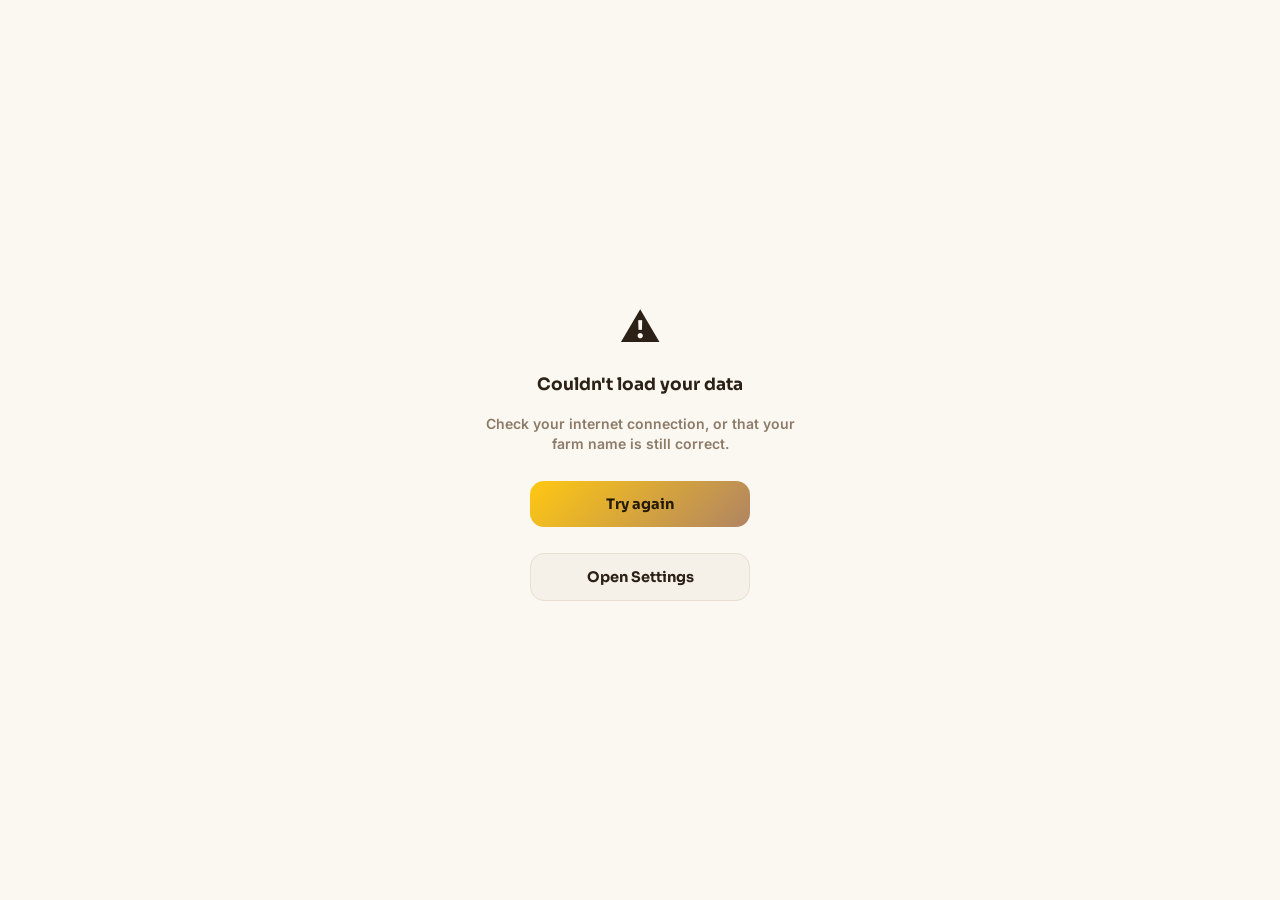
<file: cluckwise/cluckwise-viewer.html>
<!DOCTYPE html>
<html lang="en">
<head>
<meta charset="UTF-8">
<meta name="viewport" content="width=device-width, initial-scale=1.0, viewport-fit=cover">
<link rel="icon" type="image/png" href="icons/icon-192.png">
<title>CluckWise.vm — Viewer</title>
<link rel="manifest" href="manifest-viewer.json">
<meta name="theme-color" content="#FFC812">
<link rel="apple-touch-icon" href="icons/icon-192.png">
<meta name="apple-mobile-web-app-capable" content="yes">
<meta name="apple-mobile-web-app-status-bar-style" content="black-translucent">
<meta name="apple-mobile-web-app-title" content="CluckWise Viewer">

<link rel="preconnect" href="https://fonts.googleapis.com">
<link href="https://fonts.googleapis.com/css2?family=Sora:wght@600;700;800&family=Inter:wght@400;500;600;700;800&display=swap" rel="stylesheet">

<style>
  :root{
    --bg:#FBF7F1;
    --surface:#FFFFFF;
    --surface-soft:#F6F1E8;
    --line:#E8DFD1;
    --ink:#2B2116;
    --muted:#8C7B68;
    --primary:#FFC812;
    --primary-dark:#966E00;
    --primary-soft:#FFF4CC;
    --secondary:#B08463;
    --secondary-soft:#F0E4D6;
    --danger:#C1502E;
    --danger-soft:#F5DDD2;
    --success:#3F7D4A;
    --success-soft:#E3F0E4;
    --task-font-size:15px;
    --shadow-sm:0 1px 3px rgba(43,33,22,0.07);
    --shadow-md:0 6px 18px rgba(43,33,22,0.10);
    --shadow-lg:0 18px 44px rgba(43,33,22,0.18);
    --radius-card:18px;
    --radius-pill:999px;
  }
  body.theme-dark{
    --bg:#1A2438;
    --surface:#28324D;
    --surface-soft:#212A42;
    --line:#3C4869;
    --ink:#EAEEF7;
    --muted:#9AA6BE;
    --primary:#FFC812;
    --primary-dark:#FFE28A;
    --primary-soft:#3D3320;
    --secondary:#6FA8E8;
    --secondary-soft:#20304E;
    --danger:#F0685A;
    --danger-soft:#3A2321;
    --success:#5FBE72;
    --success-soft:#1E3524;
    --shadow-sm:0 1px 3px rgba(0,0,0,0.3);
    --shadow-md:0 6px 18px rgba(0,0,0,0.35);
    --shadow-lg:0 18px 44px rgba(0,0,0,0.5);
  }
  *{box-sizing:border-box;}
  html,body{height:100%;}
  body{
    margin:0; background:var(--bg); color:var(--ink);
    font-family:'Inter',sans-serif; font-size:16px; line-height:1.45;
    -webkit-font-smoothing:antialiased;
    padding-bottom:env(safe-area-inset-bottom);
  }
  h1,h2,h3{ font-family:'Sora',sans-serif; margin:0; }
  button{ font-family:inherit; }
  img{ max-width:100%; display:block; }
  body.hide-icons .task-icon, body.hide-icons .day-count-icons{display:none;}

  /* ---------- header ---------- */
  .app-header{
    position:sticky; top:0; z-index:20;
    display:flex; align-items:center; justify-content:space-between;
    gap:12px; padding:14px 20px; padding-top:max(14px, env(safe-area-inset-top));
    background:var(--surface); border-bottom:1px solid var(--line);
    box-shadow:var(--shadow-sm);
  }
  .brand{ display:flex; align-items:center; gap:10px; min-width:0; }
  .brand-icon{ width:36px; height:36px; border-radius:10px; flex-shrink:0; box-shadow:var(--shadow-sm); }
  .brand-text{ display:flex; align-items:baseline; gap:2px; min-width:0; }
  .brand-text .name{ font-family:'Sora',sans-serif; font-weight:800; font-size:18px; color:var(--ink); white-space:nowrap; overflow:hidden; text-overflow:ellipsis; }
  .brand-text .accent{ font-family:'Sora',sans-serif; font-weight:700; font-size:18px; color:var(--primary-dark); flex-shrink:0; }
  .header-actions{ display:flex; align-items:center; gap:8px; flex-shrink:0; }
  .icon-btn{
    position:relative; width:42px; height:42px; border-radius:50%; border:none;
    background:var(--surface-soft); color:var(--ink); font-size:19px; cursor:pointer;
    display:flex; align-items:center; justify-content:center; transition:filter .12s ease, transform .1s ease;
  }
  .icon-btn:hover{ filter:brightness(0.95); }
  .icon-btn:active{ transform:scale(0.94); }
  .notif-badge{
    position:absolute; top:-2px; right:-2px; min-width:18px; height:18px; padding:0 4px; border-radius:999px;
    background:var(--danger); color:#fff; font-size:10.5px; font-weight:800; font-family:'Sora',sans-serif;
    display:flex; align-items:center; justify-content:center; border:2px solid var(--surface);
  }
  .notif-badge.hidden{ display:none; }
  .sync-tag{ font-size:11px; font-weight:700; color:var(--success); opacity:0; transition:opacity .2s ease; }
  .sync-tag.show{ opacity:1; }

  /* ---------- layout ---------- */
  .dashboard{ max-width:720px; margin:0 auto; padding:20px 16px 48px; }
  @media (min-width:900px){
    .dashboard{ max-width:920px; padding:32px 24px 56px; }
    .wide-grid{ display:grid; grid-template-columns:1.5fr 1fr; gap:24px; align-items:start; }
  }

  /* ---------- today hero ---------- */
  .hero-card{
    background:linear-gradient(155deg, var(--primary), var(--secondary));
    border-radius:var(--radius-card); padding:22px 22px; color:#241A08; box-shadow:var(--shadow-md);
    margin-bottom:20px; position:relative; overflow:hidden;
  }
  body.theme-dark .hero-card{ color:#1A1300; }
  .hero-date{ font-family:'Sora',sans-serif; font-weight:700; font-size:13px; letter-spacing:0.02em; opacity:0.75; margin-bottom:4px; }
  .hero-title{ font-family:'Sora',sans-serif; font-weight:800; font-size:24px; margin-bottom:14px; }
  .hero-stats{ display:flex; align-items:center; gap:14px; }
  .hero-ring{ width:56px; height:56px; border-radius:50%; flex-shrink:0; display:flex; align-items:center; justify-content:center; background:rgba(255,255,255,0.35); font-family:'Sora',sans-serif; font-weight:800; font-size:15px; }
  .hero-progress-text{ font-size:13.5px; font-weight:600; opacity:0.85; }
  .hero-progress-text strong{ font-family:'Sora',sans-serif; font-size:15px; }
  .hero-audit-banner{
    margin-top:14px; padding:9px 12px; border-radius:12px; background:rgba(0,0,0,0.12);
    font-size:12.5px; font-weight:700; color:inherit;
  }

  /* ---------- section headers ---------- */
  .section-head{ display:flex; align-items:center; justify-content:space-between; margin:26px 0 12px; }
  .section-head:first-of-type{ margin-top:0; }
  .section-head h2{ font-size:15px; font-weight:800; letter-spacing:0.02em; text-transform:uppercase; color:var(--muted); }

  /* ---------- filter tabs ---------- */
  .agenda-filter{ display:flex; gap:8px; margin-bottom:16px; }
  .agenda-filter button{
    flex:1; padding:12px 10px; border-radius:var(--radius-pill); border:none; cursor:pointer;
    background:var(--surface-soft); color:var(--ink); font-weight:700; font-size:14px;
    transition:background .15s ease, color .15s ease;
  }
  .agenda-filter button.active{ background:var(--ink); color:var(--bg); }
  body.theme-dark .agenda-filter button.active{ background:var(--primary); color:#1A1300; }

  /* ---------- task groups & cards ---------- */
  .list-group{ margin-bottom:18px; }
  .list-date{ display:flex; align-items:baseline; justify-content:space-between; margin-bottom:8px; padding:0 2px; }
  .list-date-main{ font-family:'Sora',sans-serif; font-weight:700; font-size:15px; color:var(--ink); }
  .list-date-sub{ font-size:12.5px; font-weight:700; color:var(--muted); }
  .list-tasks{ display:flex; flex-direction:column; gap:10px; }

  .task-card{
    background:var(--surface); border:1px solid var(--line); border-radius:16px;
    padding:14px 14px; display:flex; align-items:center; gap:12px; box-shadow:var(--shadow-sm);
    transition:box-shadow .15s ease;
  }
  .task-card.done{ opacity:0.68; }
  .task-icon{ font-size:22px; width:30px; text-align:center; flex-shrink:0; }
  .task-icon img{ width:24px; height:24px; object-fit:contain; }
  .task-body{ flex:1; min-width:0; }
  .task-name{ font-size:var(--task-font-size); font-weight:600; color:var(--ink); word-break:break-word; }
  .task-card.done .task-name{ text-decoration:line-through; color:var(--muted); }
  .task-avatars{ display:flex; margin-right:2px; flex-shrink:0; }
  .task-avatar{
    width:26px; height:26px; border-radius:50%; display:flex; align-items:center; justify-content:center;
    color:#fff; font-size:11px; font-weight:800; font-family:'Sora',sans-serif;
    border:2px solid var(--surface); margin-left:-8px;
  }
  .task-avatar:first-child{ margin-left:0; }
  .task-avatar.more-avatar{ background:var(--muted); }

  .task-status-btn{
    width:44px; height:44px; border-radius:50%; flex-shrink:0; border:none; cursor:pointer;
    display:flex; align-items:center; justify-content:center;
    transition:filter .12s ease, transform .1s ease;
  }
  .task-status-btn.open{ background:var(--primary-soft); color:var(--primary-dark); }
  .task-status-btn.done{ background:var(--secondary-soft); color:var(--secondary); }
  .task-status-btn:hover{ filter:brightness(0.94); }
  .task-status-btn:active{ transform:scale(0.9); }
  .task-card.just-completed{ animation:task-complete-pulse 0.5s ease; }
  .task-card.just-completed .task-status-btn{ animation:task-complete-pop 0.5s ease; }
  @keyframes task-complete-pulse{
    0%{ background:var(--success-soft, var(--secondary-soft)); }
    100%{ background:var(--surface); }
  }
  @keyframes task-complete-pop{
    0%{ transform:scale(1); }
    35%{ transform:scale(1.25); }
    100%{ transform:scale(1); }
  }
  .task-status-btn svg{ width:22px; height:22px; }

  .empty-note{
    text-align:center; color:var(--muted); font-size:14px; padding:36px 20px;
    background:var(--surface-soft); border-radius:16px; border:1.5px dashed var(--line);
  }

  /* ---------- audits section ---------- */
  .audit-card{
    background:var(--surface); border:1px solid var(--line); border-radius:16px;
    padding:14px 16px; margin-bottom:10px; box-shadow:var(--shadow-sm);
    display:flex; align-items:flex-start; gap:12px;
  }
  .audit-swatch{ width:10px; height:10px; border-radius:50%; margin-top:6px; flex-shrink:0; }
  .audit-body{ flex:1; min-width:0; }
  .audit-name{ font-weight:700; font-size:14.5px; color:var(--ink); margin-bottom:2px; }
  .audit-sub{ font-size:12.5px; color:var(--muted); }
  .audit-card.audit-today{ border-color:var(--primary); border-width:1.5px; background:var(--primary-soft); }
  .audit-today-badge{
    align-self:flex-start; flex-shrink:0; background:var(--primary); color:#241A08; font-size:10px; font-weight:800;
    padding:3px 8px; border-radius:999px; font-family:'Sora',sans-serif;
  }
  body.theme-dark .audit-today-badge{ color:#1A1300; }

  /* ---------- settings sheet ---------- */
  .scrim{ position:fixed; inset:0; background:rgba(20,15,8,0.45); z-index:40; opacity:0; pointer-events:none; transition:opacity .18s ease; }
  .scrim.show{ opacity:1; pointer-events:auto; }
  .sheet{
    position:fixed; left:0; right:0; bottom:0; z-index:50; background:var(--surface);
    border-radius:22px 22px 0 0; box-shadow:var(--shadow-lg); max-height:85vh; overflow-y:auto;
    transform:translateY(100%); transition:transform .22s ease; padding-bottom:env(safe-area-inset-bottom);
  }
  .sheet.open{ transform:translateY(0); }
  @media (min-width:720px){
    .sheet{ left:50%; right:auto; bottom:auto; top:50%; transform:translate(-50%,-46%); width:440px; border-radius:20px; opacity:0; pointer-events:none; transition:opacity .18s ease, transform .18s ease; }
    .sheet.open{ transform:translate(-50%,-50%); opacity:1; pointer-events:auto; }
  }
  .sheet-handle{ width:40px; height:4px; border-radius:2px; background:var(--line); margin:10px auto 4px; }
  @media (min-width:720px){ .sheet-handle{ display:none; } }
  .sheet-head{ display:flex; align-items:center; justify-content:space-between; padding:8px 20px 14px; border-bottom:1px solid var(--line); }
  .sheet-head h2{ font-size:17px; font-weight:800; }
  .sheet-head button{ width:34px; height:34px; border-radius:50%; border:none; background:var(--surface-soft); color:var(--muted); font-size:16px; cursor:pointer; }
  .sheet-body{ padding:18px 20px 24px; }
  .field-label{ font-size:12.5px; font-weight:700; color:var(--muted); text-transform:uppercase; letter-spacing:0.02em; display:block; margin:16px 0 6px; }
  .field-label:first-child{ margin-top:0; }
  select, input[type="text"]{
    width:100%; padding:12px 14px; border-radius:12px; border:1.5px solid var(--line);
    background:var(--surface-soft); color:var(--ink); font-size:15px; font-family:inherit;
  }
  .field-note{ font-size:12px; color:var(--muted); margin-top:6px; line-height:1.5; }
  .btn-primary, .btn-secondary{
    width:100%; padding:14px; border-radius:14px; border:none; cursor:pointer;
    font-family:'Sora',sans-serif; font-weight:700; font-size:14.5px; margin-top:10px;
  }
  .btn-primary{ background:linear-gradient(135deg, var(--primary), var(--secondary)); color:#241A08; }
  body.theme-dark .btn-primary{ color:#1A1300; }
  .btn-secondary{ background:var(--surface-soft); color:var(--ink); border:1.5px solid var(--line); }
  .status-line{ font-size:13px; color:var(--muted); margin-bottom:4px; }

  /* ---------- loading / error overlays ---------- */
  .loading-overlay{
    position:fixed; inset:0; background:var(--bg); z-index:100; display:none;
    flex-direction:column; align-items:center; justify-content:center; gap:16px; text-align:center; padding:24px;
  }
  .loading-overlay.show{ display:flex; }
  .spinner{ width:40px; height:40px; border-radius:50%; border:4px solid var(--surface-soft); border-top-color:var(--primary); animation:spin .8s linear infinite; }
  @keyframes spin{ to{ transform:rotate(360deg); } }
  .loading-text{ font-size:14px; color:var(--muted); font-weight:600; }
  .error-icon{ font-size:40px; }

  /* ---------- toast ---------- */
  .toast{
    position:fixed; left:50%; bottom:24px; transform:translateX(-50%) translateY(20px);
    background:var(--ink); color:var(--bg); padding:12px 20px; border-radius:12px; font-size:13.5px; font-weight:600;
    box-shadow:var(--shadow-lg); z-index:90; opacity:0; pointer-events:none; transition:opacity .2s ease, transform .2s ease;
    max-width:88vw; text-align:center;
  }
  .toast.show{ opacity:1; transform:translateX(-50%) translateY(0); }
  .toast.error{ background:var(--danger); color:#fff; }

  /* ---------- overdue modal ---------- */
  .modal{
    position:fixed; top:50%; left:50%; transform:translate(-50%,-50%); width:460px; max-width:92vw; max-height:82vh;
    background:var(--surface); border-radius:20px; box-shadow:var(--shadow-lg); z-index:50; display:none; flex-direction:column; overflow:hidden;
  }
  .modal.open{ display:flex; }
  .modal-head{ display:flex; align-items:center; justify-content:space-between; padding:18px 20px; border-bottom:1px solid var(--line); }
  .modal-head h2{ font-size:17px; font-weight:800; }
  .modal-head button{ width:34px; height:34px; border-radius:50%; border:none; background:var(--surface-soft); color:var(--muted); font-size:16px; cursor:pointer; }
  .modal-body{ padding:16px 20px; overflow-y:auto; }

  /* ---------- pull to refresh ---------- */
  .pull-refresh-indicator{ position:fixed; top:0; left:0; right:0; display:flex; justify-content:center; padding-top:14px; transform:translateY(-60px); z-index:15; pointer-events:none; }
  .pr-spinner{ width:26px; height:26px; border-radius:50%; border:3px solid var(--surface-soft); border-top-color:var(--primary); background:var(--surface); box-shadow:var(--shadow-sm); }
  .pull-refresh-indicator.loading .pr-spinner{ animation:spin .7s linear infinite; }

  footer.app-footer{ text-align:center; font-size:11.5px; color:var(--muted); padding:8px 16px 4px; }
</style>
</head>
<body>

<div class="loading-overlay show" id="loadingOverlay">
  <div class="spinner"></div>
  <div class="loading-text">Loading today's tasks…</div>
</div>

<div class="loading-overlay" id="loadErrorOverlay">
  <div class="error-icon">⚠️</div>
  <h2 style="font-size:17px;">Couldn't load your data</h2>
  <div class="loading-text" style="max-width:320px;">Check your internet connection, or that your farm name is still correct.</div>
  <button class="btn-primary" id="retryLoadBtn" style="max-width:220px;">Try again</button>
  <button class="btn-secondary" id="openSettingsFromErrorBtn" style="max-width:220px;">Open Settings</button>
</div>

<header class="app-header">
  <div class="brand">
    <img class="brand-icon" src="icons/icon-192.png" alt="CluckWise">
    <div class="brand-text"><span class="name">CluckWise</span><span class="accent">.vm</span></div>
  </div>
  <div class="header-actions">
    <span class="sync-tag" id="syncIndicator">Synced</span>
    <button class="icon-btn" id="overdueBtn" title="Overdue tasks" aria-label="Overdue tasks">🔔<span class="notif-badge hidden" id="overdueBadge">0</span></button>
    <button class="icon-btn" id="settingsBtn" title="Settings" aria-label="Settings">⚙</button>
  </div>
</header>

<div class="pull-refresh-indicator" id="pullRefreshIndicator"><div class="pr-spinner"></div></div>

<main class="dashboard" id="dashboardWrap">
  <div class="hero-card">
    <div class="hero-date" id="heroDate">Today</div>
    <div class="hero-title" id="heroTitle">Let's see what's on.</div>
    <div class="hero-stats">
      <div class="hero-ring" id="heroRing">0/0</div>
      <div class="hero-progress-text" id="heroProgressText">No tasks scheduled for today.</div>
    </div>
  </div>

  <div class="wide-grid">
    <div>
      <div class="agenda-filter" id="agendaFilterBar"></div>
      <div id="taskListSection"></div>
    </div>
    <div>
      <div class="section-head"><h2 id="upcomingAuditsTitle">Upcoming Audits</h2></div>
      <div id="auditsSection"></div>
    </div>
  </div>

  <footer class="app-footer">CluckWise.vm Viewer — mark tasks done, everything else read only • Made by Von Mangaron</footer>
</main>

<div class="scrim" id="scrim"></div>

<div class="modal" id="overdueTransferModal">
  <div class="modal-head"><h2 id="overdueModalTitle">Overdue tasks</h2><button id="closeOverdueTransferModal" aria-label="Close">✕</button></div>
  <div class="modal-body">
    <p style="font-size:13px;color:var(--muted);margin:0 0 14px;line-height:1.6;">You have <strong id="overdueTransferCount">0</strong> task(s) from past days still open. Mark them done below if they're finished, or let your manager know so they can reschedule them.</p>
    <div id="overdueTransferList"></div>
    <button class="btn-secondary" id="dismissOverdueTransfer" style="margin-top:14px;">Got it</button>
  </div>
</div>

<div class="sheet" id="settingsSheet">
  <div class="sheet-handle"></div>
  <div class="sheet-head"><h2 id="settingsTitle">Settings</h2><button id="closeSettings" aria-label="Close">✕</button></div>
  <div class="sheet-body">
    <span class="field-label" id="fontSizeLabel">Task text size</span>
    <select id="setFontSize">
      <option value="small" id="fontSizeSmallOpt">Small</option>
      <option value="medium" id="fontSizeMediumOpt">Medium</option>
      <option value="large" id="fontSizeLargeOpt">Large</option>
    </select>
    <p class="field-note" id="fontSizeNote">This only changes how it looks on this device. Colors and theme follow whatever the manager has set in the main app.</p>

    <span class="field-label" id="languageLabel">Language</span>
    <select id="setLanguage">
      <option value="en">English</option>
      <option value="es">Español</option>
      <option value="tl">Tagalog</option>
    </select>

    <span class="field-label" id="farmConnLabel">Farm connection</span>
    <div class="status-line" id="githubStatus">Not connected</div>
    <input type="text" id="githubPathInput" placeholder="e.g. Riverside Farm">
    <p class="field-note" id="farmNameNote">⚠️ Enter the exact farm name your farm owner gave you.</p>
    <button class="btn-primary" id="connectGithubBtn">Connect</button>
    <button class="btn-secondary" id="syncGithubBtn">Refresh now</button>
  </div>
</div>

<script>
(function(){
  const DEFAULT_SETTINGS = { fontSize:'medium', lang:'en' };
  const FONT_SIZE_MAP = { small:'13px', medium:'15px', large:'17px' };
  const TRANSLATIONS = {
    en: {
      today:'Today', thisWeek:'This Week', upcoming:'Upcoming',
      nothingToday:'Nothing scheduled today.', enjoyQuiet:'Enjoy the quiet one.',
      allDone:'All done for today!', hereWhatsOn:"Here's what's on today.",
      tasksComplete:'tasks complete', auditToday:'Audit today',
      noTasksToday:'No tasks scheduled for today.', noTasksWeek:'No tasks scheduled this week.',
      noTasksUpcoming:'No upcoming tasks scheduled.', noAudits:'No upcoming audits scheduled.',
      upcomingAudits:'Upcoming Audits', settings:'Settings', taskTextSize:'Task text size',
      small:'Small', medium:'Medium', large:'Large',
      settingsNote:'This only changes how it looks on this device. Colors and theme follow whatever the manager has set in the main app.',
      language:'Language', farmConnection:'Farm connection', connect:'Connect', refreshNow:'Refresh now',
      farmNamePlaceholder:'e.g. Riverside Farm', farmNameNote:'⚠️ Enter the exact farm name your farm owner gave you.',
      overdueTasks:'Overdue tasks', gotIt:'Got it', synced:'Synced', loadingTasks:"Loading today's tasks…",
      connectedFarm:'Connected — farm', enterFarmName:'Enter the farm name your farm owner gave you.'
    },
    es: {
      today:'Hoy', thisWeek:'Esta semana', upcoming:'Próximas',
      nothingToday:'No hay tareas para hoy.', enjoyQuiet:'Disfruta el día tranquilo.',
      allDone:'¡Todo listo por hoy!', hereWhatsOn:'Esto es lo de hoy.',
      tasksComplete:'tareas completadas', auditToday:'Auditoría hoy',
      noTasksToday:'No hay tareas programadas para hoy.', noTasksWeek:'No hay tareas esta semana.',
      noTasksUpcoming:'No hay tareas próximas.', noAudits:'No hay auditorías próximas.',
      upcomingAudits:'Próximas Auditorías', settings:'Ajustes', taskTextSize:'Tamaño del texto',
      small:'Pequeño', medium:'Mediano', large:'Grande',
      settingsNote:'Esto solo cambia cómo se ve en este dispositivo. Los colores siguen lo que el gerente configuró en la app principal.',
      language:'Idioma', farmConnection:'Conexión de granja', connect:'Conectar', refreshNow:'Actualizar ahora',
      farmNamePlaceholder:'ej. Granja Riverside', farmNameNote:'⚠️ Escribe el nombre exacto que te dio el dueño de la granja.',
      overdueTasks:'Tareas atrasadas', gotIt:'Entendido', synced:'Guardado', loadingTasks:'Cargando tareas de hoy…',
      connectedFarm:'Conectado — granja', enterFarmName:'Escribe el nombre que te dio el dueño de la granja.'
    },
    tl: {
      today:'Ngayon', thisWeek:'Ngayong Linggo', upcoming:'Paparating',
      nothingToday:'Walang gawain ngayon.', enjoyQuiet:'Mag-relax muna.',
      allDone:'Tapos na ang lahat ngayon!', hereWhatsOn:'Ito ang mga gawain ngayon.',
      tasksComplete:'gawaing tapos na', auditToday:'May audit ngayon',
      noTasksToday:'Walang naka-schedule na gawain ngayon.', noTasksWeek:'Walang gawain ngayong linggo.',
      noTasksUpcoming:'Walang paparating na gawain.', noAudits:'Walang paparating na audit.',
      upcomingAudits:'Mga Paparating na Audit', settings:'Mga Setting', taskTextSize:'Laki ng titik',
      small:'Maliit', medium:'Katamtaman', large:'Malaki',
      settingsNote:'Ito lang ang magbabago kung paano tumingin sa device na ito. Ang kulay ay sinusunod mula sa pangunahing app.',
      language:'Wika', farmConnection:'Koneksyon ng bukid', connect:'Kumonekta', refreshNow:'I-refresh ngayon',
      farmNamePlaceholder:'hal. Riverside Farm', farmNameNote:'⚠️ Ilagay ang eksaktong pangalan na ibinigay ng may-ari ng bukid.',
      overdueTasks:'Mga huling gawain', gotIt:'Sige', synced:'Na-save', loadingTasks:'Naglo-load ng mga gawain ngayon…',
      connectedFarm:'Konektado — bukid', enterFarmName:'Ilagay ang pangalan na ibinigay ng may-ari ng bukid.'
    }
  };
  function t(key){
    const lang = settings.lang || 'en';
    return (TRANSLATIONS[lang] && TRANSLATIONS[lang][key]) || TRANSLATIONS.en[key] || key;
  }
  const BATCH_PALETTE = ['#4C7A3B','#3E7CB1','#7C6FA0','#2E8B8B','#B08D57','#5B7F3B','#3F5E8C','#A65B8C','#5C8A72','#6B4226'];
  const DEFAULT_EVENT_COLOR = '#000000';
  const WORKER_URL = 'https://prodplan-sync.vonrmangaron.workers.dev';
  const HARDCODED_REPO = 'vonrmangaron/farmdata';

  let tasks = [], history = [], batches = [], events = [];
  let settings = Object.assign({}, DEFAULT_SETTINGS);
  let agendaFilter = 'today';
  let ghPath=null, ghFarmName=null, ghSha=null;

  const $ = (sel)=> document.querySelector(sel);

  function dateKey(d){ return `${d.getFullYear()}-${String(d.getMonth()+1).padStart(2,'0')}-${String(d.getDate()).padStart(2,'0')}`; }
  function toDateObj(key){ const [y,m,d]=key.split('-').map(Number); return new Date(y,m-1,d); }
  function formatShort(key){ if(!key) return 'Backlog'; return toDateObj(key).toLocaleDateString(undefined,{month:'short',day:'numeric'}); }
  function formatFull(key){ return toDateObj(key).toLocaleDateString(undefined,{month:'short',day:'numeric',year:'numeric'}); }
  function addDaysStr(key,days){ const dt=toDateObj(key); dt.setDate(dt.getDate()+days); return dateKey(dt); }
  function colorForBatchNumber(number){
    const b=batches.find(x=>x.number===number);
    if(!b) return '#8A7A5C';
    if(b.color) return b.color;
    const idx=typeof b.colorIndex==='number'?b.colorIndex:batches.indexOf(b);
    return BATCH_PALETTE[idx % BATCH_PALETTE.length];
  }
  function renderIconInto(el, icon){
    if(icon && /^https?:\/\//.test(icon)){ el.innerHTML=''; const img=document.createElement('img'); img.src=icon; img.alt=''; el.appendChild(img); }
    else el.textContent = icon || '📋';
  }
  function showToast(msg,isError){
    let t=$('#toast'); if(!t){ t=document.createElement('div'); t.id='toast'; t.className='toast'; document.body.appendChild(t); }
    t.textContent=msg; t.classList.toggle('error',!!isError); t.classList.add('show');
    clearTimeout(showToast._t); showToast._t=setTimeout(()=>t.classList.remove('show'),2600);
  }

  function getOverdueTasks(){
    const todayKey = dateKey(new Date());
    return tasks.filter(t=> t.status!=='done' && t.date && t.date < todayKey).sort((a,b)=>a.date.localeCompare(b.date));
  }
  function renderOverdueList(){
    const overdue = getOverdueTasks();
    $('#overdueTransferCount').textContent = overdue.length;
    const list = $('#overdueTransferList');
    list.innerHTML = '';
    overdue.forEach(t=>{
      const wrap = document.createElement('div');
      wrap.style.marginBottom = '10px';
      const label = document.createElement('div');
      label.style.cssText = 'font-size:11px;color:var(--danger);font-weight:700;margin-bottom:5px;';
      label.textContent = formatFull(t.date);
      wrap.appendChild(label);
      wrap.appendChild(buildReadOnlyTaskCard(t));
      list.appendChild(wrap);
    });
  }
  function openOverdueModal(){
    renderOverdueList();
    $('#overdueTransferModal').classList.add('open');
    $('#scrim').classList.add('show');
  }
  function updateOverdueBadge(){
    const count = getOverdueTasks().length;
    const badge = $('#overdueBadge');
    if(badge){ badge.textContent = count > 99 ? '99+' : count; badge.classList.toggle('hidden', count===0); }
  }
  let overdueModalShownThisSession = false;
  function checkOverdueOnLoad(){
    updateOverdueBadge();
    if(overdueModalShownThisSession) return;
    if(getOverdueTasks().length===0) return;
    overdueModalShownThisSession = true;
    openOverdueModal();
  }

  const THEME_CLASSES = ['theme-dark'];
  let syncedDisplay = { theme:'light', batchBadgeStyle:'bottom-left', showIcons:true };
  function applySettings(){
    document.documentElement.style.setProperty('--task-font-size', FONT_SIZE_MAP[settings.fontSize]||FONT_SIZE_MAP.medium);
    document.body.classList.remove(...THEME_CLASSES);
    if(syncedDisplay.theme && syncedDisplay.theme!=='light') document.body.classList.add('theme-'+syncedDisplay.theme);
    document.body.classList.toggle('hide-icons', !syncedDisplay.showIcons);
    const fs=$('#setFontSize');
    if(fs) fs.value=settings.fontSize;
    applyLanguage();
  }
  function applyLanguage(){
    const lang=$('#setLanguage');
    if(lang) lang.value = settings.lang || 'en';
    $('#settingsTitle').textContent = t('settings');
    $('#fontSizeLabel').textContent = t('taskTextSize');
    $('#fontSizeSmallOpt').textContent = t('small');
    $('#fontSizeMediumOpt').textContent = t('medium');
    $('#fontSizeLargeOpt').textContent = t('large');
    $('#fontSizeNote').textContent = t('settingsNote');
    $('#languageLabel').textContent = t('language');
    $('#farmConnLabel').textContent = t('farmConnection');
    $('#farmNameNote').textContent = t('farmNameNote');
    $('#connectGithubBtn').textContent = t('connect');
    $('#syncGithubBtn').textContent = t('refreshNow');
    $('#githubPathInput').placeholder = t('farmNamePlaceholder');
    $('#upcomingAuditsTitle').textContent = t('upcomingAudits');
    $('#overdueModalTitle').textContent = t('overdueTasks');
    $('#dismissOverdueTransfer').textContent = t('gotIt');
  }
  function loadLocalPrefs(){
    try{ settings = Object.assign({}, DEFAULT_SETTINGS, JSON.parse(localStorage.getItem('prodplan-viewer-prefs')||'{}')); }catch(e){}
  }
  function saveLocalPrefs(){ try{ localStorage.setItem('prodplan-viewer-prefs', JSON.stringify(settings)); }catch(e){} }

  function sanitizeFarmFileName(name){
    const slug = name.trim().toLowerCase().replace(/[^a-z0-9]+/g,'-').replace(/^-+|-+$/g,'');
    return (slug||'farm') + '.json';
  }
  function updateGithubStatusUI(){
    const el=$('#githubStatus'); if(!el) return;
    if(ghPath) el.textContent = `${t('connectedFarm')} "${ghFarmName}"`;
    else el.textContent = t('enterFarmName');
    const p=$('#githubPathInput');
    if(p && ghFarmName) p.value=ghFarmName;
  }
  async function initGithub(){
    try{
      ghFarmName = localStorage.getItem('prodplan-viewer-gh-farmname') || null;
      ghPath = ghFarmName ? sanitizeFarmFileName(ghFarmName) : null;
    }catch(e){}
    updateGithubStatusUI();
    if(ghPath){
      showLoadingOverlay();
      let ok = false;
      try{
        ok = await Promise.race([
          pullFromGithub(true),
          new Promise(resolve=> setTimeout(()=>resolve(false), 6000))
        ]);
      }catch(e){ ok = false; }
      hideLoadingOverlay();
      if(!ok){ showLoadErrorOverlay(); return false; }
      return true;
    } else {
      showLoadErrorOverlay();
      return false;
    }
  }
  function showLoadingOverlay(){ const el=$('#loadingOverlay'); if(el) el.classList.add('show'); }
  function hideLoadingOverlay(){ const el=$('#loadingOverlay'); if(el) el.classList.remove('show'); }
  function showLoadErrorOverlay(){ const el=$('#loadErrorOverlay'); if(el) el.classList.add('show'); }
  function hideLoadErrorOverlay(){ const el=$('#loadErrorOverlay'); if(el) el.classList.remove('show'); }
  async function connectGithub(){
    const name=$('#githubPathInput').value.trim();
    if(!name){ showToast('Enter the farm name.', true); return; }
    ghFarmName=name; ghPath=sanitizeFarmFileName(name);
    try{ localStorage.setItem('prodplan-viewer-gh-farmname', ghFarmName); }catch(e){}
    await pullFromGithub();
    updateGithubStatusUI();
  }
  function applyData(rawText, silent){
    try{
      const parsed = JSON.parse(rawText);
      tasks = parsed.tasks || []; history = parsed.history || []; batches = parsed.batches || []; events = parsed.events || [];
      tasks.forEach(t=>{ if(!Array.isArray(t.assignees)) t.assignees = t.assignee ? [t.assignee] : []; });
      if(parsed.settings){
        syncedDisplay = {
          theme: parsed.settings.theme || 'light',
          batchBadgeStyle: parsed.settings.batchBadgeStyle || 'bottom-left',
          showIcons: parsed.settings.showIcons !== false
        };
      }
      applySettings();
      renderAll();
      if(!silent) flashSynced();
      checkOverdueOnLoad();
    }catch(e){ if(!silent) showToast('Could not read that data.', true); }
  }
  function flashSynced(){
    const el=$('#syncIndicator'); el.classList.add('show');
    clearTimeout(flashSynced._t); flashSynced._t=setTimeout(()=>el.classList.remove('show'),1500);
  }
  async function pullFromGithub(silent){
    if(!ghPath) return false;
    try{
      const res = await fetch(`${WORKER_URL}/?farm=${encodeURIComponent(ghFarmName)}&repo=${encodeURIComponent(HARDCODED_REPO)}`);
      if(!res.ok && res.status!==404) throw new Error('Sync server responded '+res.status);
      const result = await res.json();
      if(res.status===404 || result.notFound){ if(!silent) showToast('No data found for that farm name yet.', true); return false; }
      ghSha = result.sha;
      applyData(JSON.stringify(result.data), silent);
      if(!silent) showToast('Refreshed from the latest data.');
      return true;
    }catch(e){
      console.error(e);
      if(!silent) showToast('Could not refresh — check your connection.', true);
      return false;
    }
  }

  let pendingStatusChanges = new Map();
  let statusPushTimer = null;
  let statusPushInFlight = false;

  let justCompletedId = null;
  function toggleTaskDoneInViewer(id){
    const localTask = tasks.find(t=>t.id===id);
    if(!localTask) return;
    const newStatus = localTask.status==='done' ? 'open' : 'done';
    localTask.status = newStatus;
    if(newStatus==='done') justCompletedId = id;
    pendingStatusChanges.set(id, newStatus);
    renderAll();
    clearTimeout(statusPushTimer);
    statusPushTimer = setTimeout(flushStatusChanges, 900);
  }

  async function flushStatusChanges(){
    if(pendingStatusChanges.size===0) return;
    if(statusPushInFlight){ statusPushTimer = setTimeout(flushStatusChanges, 400); return; }
    statusPushInFlight = true;
    const batch = new Map(pendingStatusChanges);
    pendingStatusChanges.clear();
    const ok = await pushStatusChangesWithRetry(batch, 1);
    statusPushInFlight = false;
    if(!ok){
      batch.forEach((newStatus, id)=>{
        const t = tasks.find(x=>x.id===id);
        if(t) t.status = newStatus==='done' ? 'open' : 'done';
      });
      renderAll();
      showToast('Could not save — check your connection and try again.', true);
    }
    if(pendingStatusChanges.size>0){ statusPushTimer = setTimeout(flushStatusChanges, 300); }
  }

  async function pushStatusChangesWithRetry(batch, attempt){
    if(!ghPath) return false;
    try{
      const res = await fetch(`${WORKER_URL}/?farm=${encodeURIComponent(ghFarmName)}&repo=${encodeURIComponent(HARDCODED_REPO)}`);
      if(!res.ok) throw new Error('Sync server responded '+res.status);
      const result = await res.json();
      const freshSha = result.sha;
      const freshContent = result.data;
      const freshTasks = freshContent.tasks || [];
      batch.forEach((newStatus, id)=>{
        const idx = freshTasks.findIndex(t=>t.id===id);
        if(idx!==-1) freshTasks[idx] = Object.assign({}, freshTasks[idx], { status:newStatus });
      });
      const merged = Object.assign({}, freshContent, { tasks:freshTasks });
      const putRes = await fetch(`${WORKER_URL}/?farm=${encodeURIComponent(ghFarmName)}&repo=${encodeURIComponent(HARDCODED_REPO)}`, {
        method:'PUT', headers:{ 'Content-Type':'application/json' }, body: JSON.stringify({ sha: freshSha, data: merged })
      });
      if(putRes.status===409){
        if(attempt<4){ await new Promise(r=>setTimeout(r, 300*attempt)); return pushStatusChangesWithRetry(batch, attempt+1); }
        return false;
      }
      if(!putRes.ok) throw new Error('Sync server responded '+putRes.status);
      const putData = await putRes.json();
      if(putData && putData.sha) ghSha = putData.sha;
      applyData(JSON.stringify(merged), true);
      return true;
    }catch(e){
      console.error('Viewer status push failed', e);
      if(attempt<4){ await new Promise(r=>setTimeout(r, 300*attempt)); return pushStatusChangesWithRetry(batch, attempt+1); }
      return false;
    }
  }

  const ASSIGNEE_PALETTE = ['#4C7A3B','#3E7CB1','#7C6FA0','#2E8B8B','#B08D57','#5B7F3B','#3F5E8C','#A65B8C','#5C8A72','#6B4226'];
  function colorForAssignee(name){
    if(!name) return '#999';
    let hash = 0;
    for(let i=0;i<name.length;i++){ hash = name.charCodeAt(i) + ((hash<<5)-hash); }
    return ASSIGNEE_PALETTE[Math.abs(hash) % ASSIGNEE_PALETTE.length];
  }
  function initialsForAssignee(name){ return name.trim().charAt(0).toUpperCase(); }
  function buildAssigneeAvatarsHtml(assignees){
    if(!assignees || assignees.length===0) return '';
    const shown = assignees.slice(0,3);
    let html = '<span class="task-avatars">';
    shown.forEach(name=>{ html += `<span class="task-avatar" style="background:${colorForAssignee(name)}" title="${name}">${initialsForAssignee(name)}</span>`; });
    if(assignees.length>3) html += `<span class="task-avatar more-avatar" title="${assignees.slice(3).join(', ')}">+${assignees.length-3}</span>`;
    html += '</span>';
    return html;
  }
  const CHECK_ICON_SVG = '<svg viewBox="0 0 24 24" fill="none"><path d="M5 12.5l4.5 4.5L19 7" stroke="currentColor" stroke-width="3" stroke-linecap="round" stroke-linejoin="round"/></svg>';
  const UNDO_ICON_SVG = '<svg viewBox="0 0 24 24" fill="none"><path d="M4 4v6h6" stroke="currentColor" stroke-width="2.6" stroke-linecap="round" stroke-linejoin="round"/><path d="M20 13a8 8 0 1 1-2.6-6.4" stroke="currentColor" stroke-width="2.6" stroke-linecap="round" stroke-linejoin="round"/></svg>';
  function buildReadOnlyTaskCard(t){
    const card=document.createElement('div');
    const wasJustCompleted = t.id===justCompletedId;
    card.className='task-card'+(t.status==='done'?' done':'')+(wasJustCompleted?' just-completed':'');
    card.dataset.id = t.id;
    card.innerHTML = `<span class="task-icon"></span><span class="task-body"><span class="task-name"></span></span>${buildAssigneeAvatarsHtml(t.assignees)}<button class="task-status-btn ${t.status==='done'?'done':'open'}" type="button" title="${t.status==='done'?'Reopen':'Mark done'}" aria-label="${t.status==='done'?'Reopen task':'Mark task done'}">${t.status==='done'?UNDO_ICON_SVG:CHECK_ICON_SVG}</button>`;
    renderIconInto(card.querySelector('.task-icon'), t.icon);
    card.querySelector('.task-name').textContent = t.name;
    const statusBtn = card.querySelector('.task-status-btn');
    statusBtn.addEventListener('click', (e)=>{
      e.stopPropagation();
      if(!ghPath){ showToast('Connect in Settings to save changes.', true); return; }
      toggleTaskDoneInViewer(t.id);
    });
    if(wasJustCompleted){
      justCompletedId = null;
      setTimeout(()=> card.classList.remove('just-completed'), 700);
    }
    return card;
  }

  function getAgendaTasks(){
    const todayKey=dateKey(new Date());
    let filtered;
    if(agendaFilter==='today') filtered = tasks.filter(t=> t.date===todayKey);
    else if(agendaFilter==='week'){ const weekEnd=addDaysStr(todayKey,6); filtered = tasks.filter(t=> t.date && t.date>=todayKey && t.date<=weekEnd); }
    else filtered = tasks.filter(t=> t.date && t.date>=todayKey);
    return filtered.sort((a,b)=> a.date.localeCompare(b.date) || ((a.order||0)-(b.order||0)));
  }
  function renderAgendaFilterBar(){
    const bar=$('#agendaFilterBar'); bar.innerHTML='';
    [['today',t('today')],['week',t('thisWeek')],['upcoming',t('upcoming')]].forEach(([key,label])=>{
      const btn=document.createElement('button');
      btn.textContent=label; btn.className = agendaFilter===key ? 'active' : '';
      btn.addEventListener('click', ()=>{ agendaFilter=key; renderList(); });
      bar.appendChild(btn);
    });
  }
  function renderHero(){
    const todayKey = dateKey(new Date());
    const todayTasks = tasks.filter(t=> t.date===todayKey);
    const done = todayTasks.filter(t=>t.status==='done').length;
    const total = todayTasks.length;
    $('#heroDate').textContent = new Date().toLocaleDateString(undefined,{weekday:'long', month:'long', day:'numeric'});
    if(total===0){
      $('#heroTitle').textContent = t('nothingToday');
      $('#heroProgressText').innerHTML = t('enjoyQuiet');
    } else if(done===total){
      $('#heroTitle').textContent = t('allDone');
      $('#heroProgressText').innerHTML = `<strong>${done}/${total}</strong> ${t('tasksComplete')}`;
    } else {
      $('#heroTitle').textContent = t('hereWhatsOn');
      $('#heroProgressText').innerHTML = `<strong>${done}/${total}</strong> ${t('tasksComplete')}`;
    }
    $('#heroRing').textContent = `${done}/${total}`;

    const todaysAudits = events.filter(e=> e.date===todayKey);
    let banner = document.getElementById('heroAuditBanner');
    if(todaysAudits.length>0){
      if(!banner){
        banner = document.createElement('div');
        banner.id = 'heroAuditBanner';
        banner.className = 'hero-audit-banner';
        $('.hero-card').appendChild(banner);
      }
      banner.textContent = `📋 ${t('auditToday')}: ${todaysAudits.map(e=>e.name).join(', ')}`;
    } else if(banner){
      banner.remove();
    }
  }
  function renderList(){
    renderAgendaFilterBar();
    const wrap=$('#taskListSection'); wrap.innerHTML='';
    const dated=getAgendaTasks();
    if(dated.length===0){
      const emptyMsg = agendaFilter==='today' ? t('noTasksToday') : agendaFilter==='week' ? t('noTasksWeek') : t('noTasksUpcoming');
      const note=document.createElement('div'); note.className='empty-note'; note.textContent=emptyMsg;
      wrap.appendChild(note); return;
    }
    const groups={}; dated.forEach(t=>{ (groups[t.date]=groups[t.date]||[]).push(t); });
    Object.keys(groups).sort().forEach(key=>{
      const groupEl=document.createElement('div'); groupEl.className='list-group';
      const doneCount=groups[key].filter(t=>t.status==='done').length;
      groupEl.innerHTML=`<div class="list-date"><span class="list-date-main"></span><span class="list-date-sub"></span></div>`;
      groupEl.querySelector('.list-date-main').textContent=formatFull(key);
      groupEl.querySelector('.list-date-sub').textContent=`${doneCount}/${groups[key].length} done`;
      const listEl=document.createElement('div'); listEl.className='list-tasks';
      groups[key].forEach(t=> listEl.appendChild(buildReadOnlyTaskCard(t)));
      groupEl.appendChild(listEl); wrap.appendChild(groupEl);
    });
  }
  function renderAudits(){
    const wrap = $('#auditsSection'); wrap.innerHTML = '';
    const todayKey = dateKey(new Date());
    const upcoming = events.filter(e=> e.date >= todayKey).sort((a,b)=> a.date.localeCompare(b.date));
    if(upcoming.length===0){
      wrap.innerHTML = `<div class="empty-note">${t('noAudits')}</div>`;
      return;
    }
    upcoming.forEach(ev=>{
      const cs=addDaysStr(ev.date,-7), ce=addDaysStr(ev.date,-1);
      const isToday = ev.date===todayKey;
      const card = document.createElement('div'); card.className='audit-card'+(isToday?' audit-today':'');
      card.innerHTML = `<span class="audit-swatch" style="background:${ev.color||DEFAULT_EVENT_COLOR}"></span><div class="audit-body"><div class="audit-name"></div><div class="audit-sub"></div></div>${isToday?'<span class="audit-today-badge">TODAY</span>':''}`;
      card.querySelector('.audit-name').textContent = ev.batchNumber ? `${ev.name} (Batch #${ev.batchNumber})` : ev.name;
      card.querySelector('.audit-sub').textContent = `${formatFull(ev.date)} • prep week ${formatFull(cs)}–${formatFull(ce)}`;
      wrap.appendChild(card);
    });
  }
  function renderAll(){
    renderHero();
    renderList();
    renderAudits();
    updateOverdueBadge();
    if($('#overdueTransferModal').classList.contains('open')) renderOverdueList();
  }

  function openSheet(sel){ $(sel).classList.add('open'); $('#scrim').classList.add('show'); }
  function closeOverlays(){
    ['#settingsSheet','#overdueTransferModal'].forEach(sel=> $(sel).classList.remove('open'));
    $('#scrim').classList.remove('show');
  }
  $('#scrim').addEventListener('click', closeOverlays);
  document.addEventListener('keydown', (e)=>{ if(e.key==='Escape') closeOverlays(); });
  $('#closeOverdueTransferModal').addEventListener('click', closeOverlays);
  $('#dismissOverdueTransfer').addEventListener('click', closeOverlays);
  $('#settingsBtn').addEventListener('click', ()=> openSheet('#settingsSheet'));
  $('#overdueBtn').addEventListener('click', openOverdueModal);
  $('#closeSettings').addEventListener('click', closeOverlays);

  $('#setFontSize').addEventListener('change', (e)=>{ settings.fontSize=e.target.value; applySettings(); saveLocalPrefs(); });
  $('#setLanguage').addEventListener('change', (e)=>{ settings.lang=e.target.value; applySettings(); saveLocalPrefs(); updateGithubStatusUI(); renderAll(); });
  $('#connectGithubBtn').addEventListener('click', connectGithub);
  $('#syncGithubBtn').addEventListener('click', ()=>{ if(!ghPath){ showToast('Connect first.', true); return; } pullFromGithub(); });

  function initPullToRefresh(containerEl, indicatorEl, onRefresh){
    if(!containerEl || !indicatorEl) return;
    const spinnerEl = indicatorEl.querySelector('.pr-spinner');
    let startY = 0, currentDist = 0, pulling = false, refreshing = false;
    const THRESHOLD = 64, MAX_PULL = 100;
    containerEl.addEventListener('touchstart', (e)=>{
      if(refreshing) return;
      pulling = window.scrollY <= 0;
      startY = e.touches[0].clientY;
    }, {passive:true});
    containerEl.addEventListener('touchmove', (e)=>{
      if(!pulling || refreshing) return;
      const dy = e.touches[0].clientY - startY;
      if(dy <= 0){ currentDist = 0; indicatorEl.style.transform = 'translateY(-60px)'; return; }
      e.preventDefault();
      currentDist = Math.min(dy * 0.5, MAX_PULL);
      indicatorEl.style.transform = `translateY(${currentDist - 60}px)`;
      spinnerEl.style.transform = `rotate(${currentDist * 4}deg)`;
      indicatorEl.classList.toggle('ready', currentDist >= THRESHOLD);
    }, {passive:false});
    containerEl.addEventListener('touchend', ()=>{
      if(!pulling || refreshing){ pulling = false; return; }
      pulling = false;
      if(currentDist >= THRESHOLD){
        refreshing = true;
        indicatorEl.classList.add('loading');
        indicatorEl.style.transform = 'translateY(0px)';
        Promise.resolve(onRefresh()).finally(()=>{
          setTimeout(()=>{ refreshing = false; indicatorEl.classList.remove('loading','ready'); indicatorEl.style.transform = 'translateY(-60px)'; }, 400);
        });
      } else {
        indicatorEl.style.transform = 'translateY(-60px)';
      }
      currentDist = 0;
    });
  }
  initPullToRefresh(document.body, $('#pullRefreshIndicator'), async ()=>{
    if(ghPath){ await pullFromGithub(); } else { showToast('Connect in Settings to enable syncing.', true); }
  });

  document.addEventListener('visibilitychange', ()=>{
    if(document.visibilityState === 'visible' && ghPath){ pullFromGithub(true); }
  });

  $('#retryLoadBtn').addEventListener('click', async ()=>{
    hideLoadErrorOverlay();
    const ok = await initGithub();
    if(ok) renderAll();
  });
  $('#openSettingsFromErrorBtn').addEventListener('click', ()=>{
    hideLoadErrorOverlay();
    openSheet('#settingsSheet');
  });

  loadLocalPrefs();
  applySettings();
  (async ()=>{
    const ok = await initGithub();
    if(ok) renderAll();
  })();
})();
</script>

<script>
  if ('serviceWorker' in navigator) {
    window.addEventListener('load', () => {
      navigator.serviceWorker.register('sw.js').catch(() => {});
    });
  }
</script>

</body>
</html>
</file>
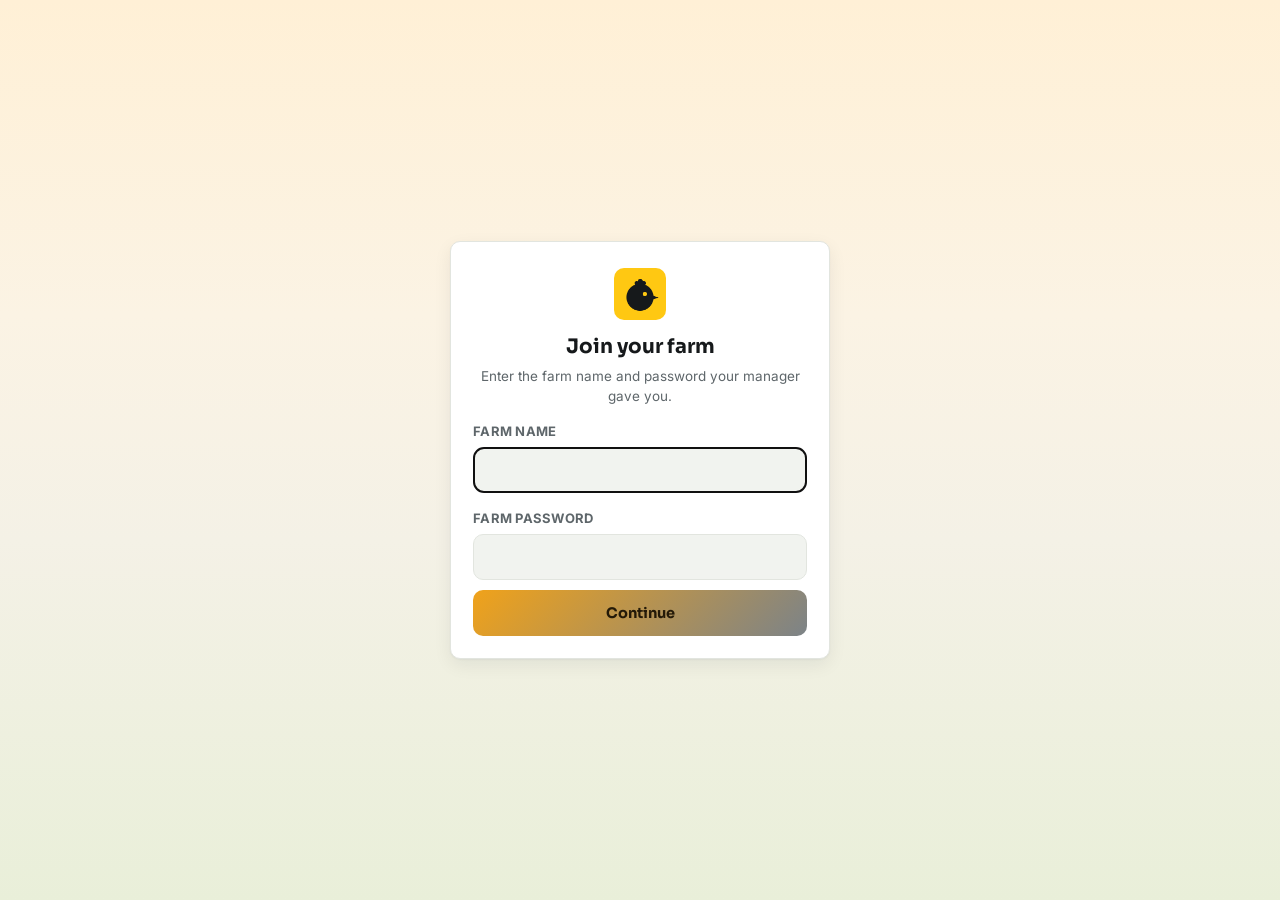
<file: cluckwise/viewer.html>
<!DOCTYPE html>
<html lang="en">
<head>
<meta charset="UTF-8">
<meta name="viewport" content="width=device-width, initial-scale=1.0">
<!-- Size lock: the viewer is drawn at its own CSS sizes, not the phone's settings.
     1) text-scale "scale": Chrome/Android 146+ stops enlarging the page from the
        phone's font-size setting and turns off "text autosizing". All viewer sizes
        are fixed px, so nothing grows.
     2) Width lock (script below): phones set to a bigger "Display size" / iOS
        "Display Zoom" report a narrower screen, which makes everything look huge.
        Below 390px we render the 390px design and scale it down to fit. -->
<meta name="text-scale" content="scale">
<script>
  (function(){
    var DESIGN_WIDTH = 390;
    function lockViewport(){
      var meta = document.querySelector('meta[name="viewport"]');
      if(!meta) return;
      var w = Math.round(Math.min(window.screen.width, window.screen.height));
      var landscape = window.screen.width > window.screen.height;
      if(!landscape && w > 0 && w < DESIGN_WIDTH){
        var scale = (w / DESIGN_WIDTH).toFixed(4);
        meta.setAttribute('content', 'width=' + DESIGN_WIDTH + ', initial-scale=' + scale);
      } else {
        meta.setAttribute('content', 'width=device-width, initial-scale=1.0');
      }
    }
    lockViewport();
    window.addEventListener('orientationchange', function(){ setTimeout(lockViewport, 250); });
  })();
</script>
<link rel="icon" type="image/png" href="icons/icon-viewer-192.png?v=3">
<title>ProdWise Crew</title>
<link rel="manifest" href="manifest-viewer.json">
<meta name="theme-color" content="#FFFFFF">
<link rel="apple-touch-icon" href="icons/icon-viewer-192.png?v=3">
<meta name="apple-mobile-web-app-capable" content="yes">
<meta name="apple-mobile-web-app-status-bar-style" content="black-translucent">
<meta name="apple-mobile-web-app-title" content="ProdWise Crew">

<link rel="preconnect" href="https://fonts.googleapis.com">
<link href="https://fonts.googleapis.com/css2?family=Sora:wght@600;700;800&family=Inter:wght@400;500;600;700;800&display=swap" rel="stylesheet">

<style>
  :root{
    --bg:#F4F5F2;
    --surface:#FFFFFF;
    --surface-soft:#F1F3EF;
    --line:#E2E5DF;
    --ink:#16191B;
    --muted:#5E666A;
    --primary:#F0A21A;
    --primary-dark:#8A5300;
    --primary-soft:#FFF3DC;
    --secondary:#7C8388;
    --secondary-soft:#EEF0EC;
    --danger:#DC4A36;
    --danger-soft:#FDE8E4;
    --success:#0F8A75;
    --success-soft:#DFF4EF;
    --task-font-size:15px;
    --shadow-sm:0 1px 2px rgba(16,24,40,0.05);
    --shadow-md:0 1px 2px rgba(16,24,40,0.04), 0 6px 18px rgba(16,24,40,0.07);
    --shadow-lg:0 18px 44px rgba(16,24,40,0.16);
    --radius-card:10px;
    --radius-pill:999px;
  --info:#2F6BD8; --info-soft:#E6EEFD; --plan:#6E55D3; --plan-soft:#EEEAFC; --pair1:#E8A13A; --pair2:#3AA0D8; --pair3:#D7577E; --pair4:#6E9B3A;
}
  body.theme-dark{
    --bg:#1A2438;
    --surface:#28324D;
    --surface-soft:#212A42;
    --line:#3C4869;
    --ink:#EAEEF7;
    --muted:#9AA6BE;
    --primary:#F0A21A;
    --primary-dark:#FFE28A;
    --primary-soft:#3D3320;
    --secondary:#6FA8E8;
    --secondary-soft:#20304E;
    --danger:#F0685A;
    --danger-soft:#3A2321;
    --success:#5FBE72;
    --success-soft:#1E3524;
    --shadow-sm:0 1px 3px rgba(0,0,0,0.3);
    --shadow-md:0 6px 18px rgba(0,0,0,0.35);
    --shadow-lg:0 18px 44px rgba(0,0,0,0.5);
  }
  *{box-sizing:border-box;}
  html,body{height:100%;}
  html{ -webkit-text-size-adjust:100%; -ms-text-size-adjust:100%; text-size-adjust:100%; touch-action:manipulation; }
  body{
    margin:0; background:var(--bg); color:var(--ink);
    font-family:'Inter',sans-serif; font-size:16px; line-height:1.45;
    -webkit-font-smoothing:antialiased;
    padding-bottom:env(safe-area-inset-bottom);
  }
  h1,h2,h3{ font-family:'Sora',sans-serif; margin:0; }
  button{ font-family:inherit; }
  img{ max-width:100%; display:block; }
  body.hide-icons .task-icon, body.hide-icons .day-count-icons{display:none;}

  .app-header{
    position:sticky; top:0; z-index:20;
    display:flex; align-items:center; justify-content:space-between;
    gap:12px; padding:14px 20px; padding-top:max(14px, env(safe-area-inset-top));
    background:var(--surface); border-bottom:1px solid var(--line);
    box-shadow:var(--shadow-sm);
  }
  .brand{ display:flex; align-items:center; gap:10px; min-width:0; }
  .brand-icon{ width:36px; height:36px; border-radius:10px; flex-shrink:0; box-shadow:var(--shadow-sm); }
  .brand-text{ display:flex; align-items:baseline; gap:2px; min-width:0; }
  .brand-text .name{ font-family:'Sora',sans-serif; font-weight:800; font-size:18px; color:var(--ink); white-space:nowrap; overflow:hidden; text-overflow:ellipsis; }
  .brand-text .accent{ font-family:'Sora',sans-serif; font-weight:700; font-size:18px; color:var(--primary-dark); flex-shrink:0; }
  .header-actions{ display:flex; align-items:center; gap:8px; flex-shrink:0; }
  .icon-btn{
    position:relative; width:42px; height:42px; border-radius:50%; border:none;
    background:var(--surface-soft); color:var(--ink); font-size:19px; cursor:pointer;
    display:flex; align-items:center; justify-content:center; transition:filter .12s ease, transform .1s ease;
  }
  .icon-btn:hover{ filter:brightness(0.95); }
  .icon-btn:active{ transform:scale(0.94); }
  .notif-badge{
    position:absolute; top:-2px; right:-2px; min-width:18px; height:18px; padding:0 4px; border-radius:999px;
    background:var(--danger); color:#fff; font-size:10.5px; font-weight:800; font-family:'Sora',sans-serif;
    display:flex; align-items:center; justify-content:center; border:2px solid var(--surface);
  }
  .notif-badge.hidden{ display:none; }
  /* ---------- Sync status dot ---------- */
  .sync-status{
    display:flex; align-items:center; gap:6px; height:42px; min-width:42px; justify-content:center;
    padding:0 12px; border-radius:999px; border:none; background:var(--surface-soft);
    color:var(--muted); font-size:13px; font-weight:700; cursor:pointer; font-family:inherit;
    -webkit-tap-highlight-color:transparent;
  }
  .sync-status .sync-dot{ width:10px; height:10px; border-radius:50%; background:var(--success); flex-shrink:0; }
  .sync-status.syncing .sync-dot{ background:var(--primary); animation:dotpulse 1.2s ease-in-out infinite; }
  .sync-status.offline .sync-dot{ background:var(--muted); }
  .sync-status.error .sync-dot{ background:var(--danger); }
  .sync-status.local .sync-dot{ background:var(--line); }
  .sync-count{ font-family:'Sora',sans-serif; font-weight:800; font-size:13px; color:var(--ink); }
  .sync-count:empty{ display:none; }
  .sync-label{ display:none; white-space:nowrap; }
  .sync-short{ white-space:nowrap; font-size:13px; color:var(--ink); }
  .sync-short:empty{ display:none; }
  .sync-status.local .sync-short, .sync-status.offline .sync-short{ color:var(--muted); }
  .sync-status.error .sync-short{ color:var(--danger); }
  .sync-status.ok .sync-short{ color:var(--success); }
  @media (min-width:720px){ .sync-label{ display:inline; } .sync-short{ display:none; } }
  @media (max-width:719px){
    .app-header{ padding-left:14px; padding-right:14px; gap:8px; }
    .header-actions{ gap:6px; }
    .icon-btn{ width:40px; height:40px; }
    .sync-status{ padding:0 10px; height:40px; }
    .sync-status .sync-dot{ display:none; }
    .sync-status.local .sync-dot, .sync-status.syncing .sync-dot{ display:block; }
  }
  @media (max-width:430px){
    .brand{ gap:8px; }
    .brand-icon{ width:32px; height:32px; }
    .brand-text .name, .brand-text .accent{ font-size:16px; }
    .sync-short{ font-size:12px; }
  }
  @keyframes dotpulse{ 0%,100%{ opacity:.45; } 50%{ opacity:1; } }

  /* ---------- Undo toast ---------- */
  .undo-toast{
    position:fixed; left:50%; bottom:calc(88px + env(safe-area-inset-bottom));
    transform:translateX(-50%) translateY(16px);
    display:flex; align-items:center; gap:12px; max-width:92vw;
    background:var(--ink); color:var(--bg); padding:8px 8px 8px 16px; border-radius:999px;
    font-size:13.5px; font-weight:600; box-shadow:var(--shadow-lg); z-index:91;
    opacity:0; pointer-events:none; transition:opacity .2s ease, transform .2s ease;
  }
  .undo-toast.show{ opacity:1; transform:translateX(-50%) translateY(0); pointer-events:auto; }
  .undo-toast .undo-msg{ min-width:0; overflow:hidden; text-overflow:ellipsis; white-space:nowrap; }
  .undo-toast button{
    flex-shrink:0; min-height:40px; border:none; border-radius:999px; padding:10px 18px;
    background:var(--primary); color:#241A08; font-family:'Sora',sans-serif; font-weight:800; font-size:13.5px; cursor:pointer;
  }

  .dashboard{ max-width:720px; margin:0 auto; padding:20px 16px 96px; }
  @media (min-width:900px){
    .dashboard{ max-width:920px; padding:32px 24px 96px; }
    .wide-grid{ display:grid; grid-template-columns:1.5fr 1fr; gap:24px; align-items:start; }
  }

  .hero-card{
    background:linear-gradient(155deg, var(--primary), var(--secondary));
    border-radius:var(--radius-card); padding:22px 22px; color:#241A08; box-shadow:var(--shadow-md);
    margin-bottom:20px; position:relative; overflow:hidden;
  }
  body.theme-dark .hero-card{ color:#1A1300; }
  .hero-date{ font-family:'Sora',sans-serif; font-weight:700; font-size:13px; letter-spacing:0.02em; opacity:0.75; margin-bottom:4px; }
  .hero-title{ font-family:'Sora',sans-serif; font-weight:800; font-size:24px; margin-bottom:14px; }
  .hero-batches{ display:flex; flex-wrap:wrap; gap:6px; margin:4px 0 10px; }
  .hero-batch-chip{
    display:inline-flex; align-items:center; gap:6px; padding:4px 10px; border-radius:999px;
    background:rgba(255,255,255,0.4); font-family:'Sora',sans-serif; font-weight:700; font-size:13px;
  }
  .hero-weather{
    display:flex; align-items:center; gap:10px; width:fit-content; max-width:100%;
    margin:2px 0 12px; padding:8px 14px 8px 10px; border-radius:10px; background:rgba(255,255,255,0.38);
  }
  .hw-ic{ font-size:30px; line-height:1; flex-shrink:0; }
  .hw-now{ font-family:'Sora',sans-serif; font-weight:800; font-size:26px; line-height:1; flex-shrink:0; }
  .hw-meta{ display:flex; flex-direction:column; gap:2px; font-size:13px; font-weight:700; min-width:0; }
  .hw-meta .hw-label{ opacity:0.8; white-space:nowrap; overflow:hidden; text-overflow:ellipsis; }
  .hw-meta .hw-extra{ font-size:13px; opacity:0.85; white-space:nowrap; }
  .hw-meta .hw-warn{ align-self:flex-start; margin-top:3px; font-size:13px; font-weight:800; color:#fff; background:#DC4A36; padding:2px 8px; border-radius:999px; }
  .wx-date{ display:inline-flex; align-items:center; gap:4px; font-size:13px; font-weight:700; color:var(--ink); margin-right:8px; white-space:nowrap; }
  .wx-date .wx-lo{ color:var(--muted); }
  .hero-weather{ cursor:pointer; -webkit-tap-highlight-color:transparent; transition:transform .1s ease; }
  .hero-weather:active{ transform:scale(0.98); }
  .hw-tap{ font-size:22px; font-weight:800; opacity:0.55; margin-left:4px; align-self:center; }
  .wx-date{ cursor:pointer; padding:3px 7px; border-radius:10px; background:var(--surface-soft); }
  .wx-date:active{ filter:brightness(0.95); }
  #wxSheet{ max-height:90vh; }
  .wxh-loading{ text-align:center; color:var(--muted); font-size:14px; font-weight:600; padding:30px 10px; }
  .wxh-error{ color:var(--danger); }
  .wxh-highlights{ display:flex; flex-direction:column; gap:8px; margin-bottom:12px; }
  .wxh-hl{ display:flex; align-items:center; gap:10px; padding:11px 12px; border-radius:10px; background:var(--surface-soft); border:1px solid var(--line); font-size:14.5px; color:var(--ink); line-height:1.35; }
  .wxh-hl b{ font-family:'Sora',sans-serif; }
  .wxh-hl-ic{ font-size:20px; width:24px; text-align:center; flex-shrink:0; }
  .wxh-hl-rain{ background:#E4F0FF; border-color:#8DB5E6; }
  .wxh-hl-hot{ background:#FFF1E6; border-color:#F2A66B; }
  body.theme-dark .wxh-hl-rain{ background:rgba(90,150,230,0.18); border-color:rgba(110,165,235,0.55); }
  body.theme-dark .wxh-hl-hot{ background:rgba(217,72,15,0.18); border-color:rgba(242,166,107,0.5); }
  .wxh-chart-wrap{ background:var(--surface-soft); border:1px solid var(--line); border-radius:10px; padding:6px 4px 0; margin-bottom:12px; }
  .wxh-chart{ width:100%; height:auto; display:block; }
  .wxh-grid{ stroke:var(--line); stroke-width:1; }
  .wxh-axis{ font-size:15px; fill:var(--muted); font-family:'Inter',sans-serif; font-weight:600; }
  .wxh-bar{ fill:#4C8FE0; opacity:0.28; }
  .wxh-bar.strong{ opacity:0.55; }
  .wxh-line{ fill:none; stroke:#E8590C; stroke-width:3; stroke-linejoin:round; stroke-linecap:round; }
  .wxh-dot{ stroke:var(--surface); stroke-width:2; }
  .wxh-dot.hot{ fill:#D9480F; } .wxh-dot.cold{ fill:#1C7ED6; }
  .wxh-dot-label{ font-size:15.5px; font-weight:800; font-family:'Sora',sans-serif; }
  .wxh-dot-label.hot{ fill:#D9480F; } .wxh-dot-label.cold{ fill:#1C7ED6; }
  .wxh-now{ stroke:var(--primary-dark); stroke-width:1.8; stroke-dasharray:4 3; }
  .wxh-now-label{ font-size:14px; font-weight:800; fill:var(--primary-dark); font-family:'Sora',sans-serif; }
  .wxh-strip{ display:flex; gap:8px; overflow-x:auto; padding:2px 2px 10px; -webkit-overflow-scrolling:touch; }
  .wxh-hour{ flex:0 0 66px; display:flex; flex-direction:column; align-items:center; gap:5px; padding:10px 4px; border-radius:10px; background:var(--surface-soft); border:1px solid var(--line); }
  .wxh-hour.rain{ background:#E4F0FF; border-color:#8DB5E6; }
  .wxh-hour.hot{ border-color:#D9480F; box-shadow:inset 0 0 0 1px #D9480F; }
  .wxh-hour.now{ border-color:var(--primary-dark); box-shadow:inset 0 0 0 1.5px var(--primary-dark); }
  body.theme-dark .wxh-hour.rain{ background:rgba(90,150,230,0.18); border-color:rgba(110,165,235,0.55); }
  .wxh-time{ font-size:13px; font-weight:800; color:var(--muted); white-space:nowrap; }
  .wxh-hour.now .wxh-time{ color:var(--primary-dark); }
  .wxh-ic{ font-size:22px; line-height:1; }
  .wxh-temp{ font-family:'Sora',sans-serif; font-weight:800; font-size:15px; color:var(--ink); }
  .wxh-prob{ font-size:13px; font-weight:700; color:#1864AB; white-space:nowrap; }
  body.theme-dark .wxh-prob{ color:#8FC1FF; }
  .wxh-hum{ font-size:10px; font-weight:600; color:var(--muted); white-space:nowrap; }
  .wxh-loc{ font-size:13px; color:var(--muted); text-align:right; }
  /* ---------- Compact day card ---------- */
  .day-card{
    border-radius:10px; background:linear-gradient(155deg, #F0A21A, #C9955F); color:#241A08;
    padding:10px 10px 12px; margin-bottom:14px; box-shadow:0 6px 18px rgba(16,24,40,0.14);
    display:flex; flex-direction:column; gap:10px;
  }
  body.theme-dark .day-card{ color:#1A1300; }
  .dc-top{ display:flex; align-items:center; gap:8px; }
  .dc-arrow{ width:44px; height:44px; flex-shrink:0; border-radius:10px; border:none; background:rgba(255,255,255,0.42); color:#241A08; font-size:26px; font-weight:800; line-height:1; cursor:pointer; -webkit-tap-highlight-color:transparent; }
  .dc-arrow:active{ transform:scale(0.92); background:rgba(255,255,255,0.65); }
  .dc-center{ flex:1; min-width:0; display:flex; flex-direction:column; gap:1px; }
  .dc-title-row{ display:flex; align-items:center; gap:8px; min-width:0; }
  .dc-main{ font-family:'Sora',sans-serif; font-weight:800; font-size:20px; white-space:nowrap; overflow:hidden; text-overflow:ellipsis; }
  .dc-today{ flex-shrink:0; height:30px; padding:0 12px; border-radius:999px; border:none; background:rgba(36,26,8,0.88); color:#FFE9A6; font-family:'Sora',sans-serif; font-weight:700; font-size:13px; cursor:pointer; }
  .dc-today[hidden]{ display:none; }
  [hidden]{ display:none !important; }
  .dc-sub{ font-size:13px; font-weight:700; opacity:0.8; white-space:nowrap; overflow:hidden; text-overflow:ellipsis; }
  .dc-ring{ width:46px; height:46px; border-radius:50%; flex-shrink:0; display:flex; align-items:center; justify-content:center; }
  .dc-ring-inner{ width:36px; height:36px; border-radius:50%; background:#F7D25E; display:flex; align-items:center; justify-content:center; font-family:'Sora',sans-serif; font-weight:800; font-size:13px; color:#241A08; }
  .dc-chips{ display:flex; gap:6px; flex-wrap:wrap; }
  .dc-chip{ display:inline-flex; align-items:center; gap:6px; min-height:30px; padding:0 10px; border-radius:999px; border:none; background:rgba(255,255,255,0.5); color:#241A08; font-size:13px; font-weight:700; white-space:nowrap; font-family:inherit; }
  .dc-dot{ width:8px; height:8px; border-radius:50%; flex-shrink:0; box-shadow:0 0 0 1.5px rgba(255,255,255,0.7); }
  .dc-wx{ display:none !important; }
  /* Round "now" weather badge floating over the Today card's corner (same look as the Board in the main app) */
  .day-card{ position:relative; }
  .day-card.has-now{ margin-top:6px; }
  /* Today card layout: date label, day name, progress; arrows paired on the right; "Back to today" as a real button */
  .day-card .dc-top{ display:flex; align-items:flex-start; gap:10px; padding:6px 4px 0; }
  .day-card.has-now .dc-top{ padding-left:68px; }
  .day-card .dc-center{ flex:1; min-width:0; display:flex; flex-direction:column; gap:2px; }
  .day-card .dc-eyebrow{ font-size:12px; font-weight:800; letter-spacing:.07em; text-transform:uppercase; opacity:.7; }
  .day-card .dc-main{ font-family:'Sora',sans-serif; font-size:25px; font-weight:800; line-height:1.1; white-space:normal; overflow:visible; overflow-wrap:anywhere; }
  .day-card .dc-progress{ display:flex; align-items:center; gap:10px; margin-top:4px; }
  .day-card .dc-sub{ font-size:13px; font-weight:700; opacity:.85; white-space:nowrap; }
  .day-card .dc-pbar{ flex:1; max-width:120px; height:6px; border-radius:999px; background:rgba(255,255,255,0.5); overflow:hidden; }
  .day-card .dc-pbar > span{ display:block; height:100%; width:0; border-radius:999px; background:#16191B; transition:width .3s ease; }
  .day-card .dc-nav{ display:flex; gap:6px; flex-shrink:0; }
  .day-card .dc-arrow{ width:42px; height:42px; border-radius:10px; font-size:24px; }
  .day-card .dc-ring{ display:none !important; }
  .day-card .dc-meta{ display:flex; align-items:center; justify-content:space-between; gap:8px; flex-wrap:wrap; }
  .day-card .dc-meta:has(.dc-chips[style*="none"]):has(.dc-today[hidden]){ display:none; }
  .day-card .dc-today{ display:inline-flex; align-items:center; gap:6px; height:34px; margin-left:auto; padding:0 14px; border-radius:999px; border:1.5px solid rgba(36,26,8,0.6); background:rgba(255,255,255,0.4); color:#241A08; font-family:'Sora',sans-serif; font-size:13px; font-weight:800; cursor:pointer; box-shadow:0 1px 3px rgba(0,0,0,0.12); }
  .day-card .dc-today span:first-child{ font-size:16px; }
  .day-card .dc-today:active{ transform:scale(0.96); }
  .day-card .dc-today[hidden]{ display:none; }
  .wx-now-btn{ position:absolute; top:-18px; left:-12px; z-index:3; width:78px; height:78px; border-radius:50%; padding:0; cursor:pointer; display:flex; flex-direction:column; align-items:center; justify-content:center; gap:0; line-height:1; border:3px solid var(--bg); box-shadow:0 6px 18px rgba(0,0,0,0.28); color:#16191B; background:linear-gradient(135deg,#FFF4C7,#FFD35C); -webkit-tap-highlight-color:transparent; }
  .wx-now-btn:active{ transform:scale(0.94); }
  .wx-now-btn.wx-tone-partly{ background:linear-gradient(135deg,#FFF3CF,#DCE5F0); }
  .wx-now-btn.wx-tone-cloud{ background:linear-gradient(135deg,#F0F2F5,#CBD3DD); }
  .wx-now-btn.wx-tone-rain{ background:linear-gradient(135deg,#DDEBFF,#A9C8F0); }
  .wx-now-btn.wx-tone-snow{ background:linear-gradient(135deg,#F4F9FF,#D4E5F7); }
  .wx-now-btn.wx-tone-storm{ background:linear-gradient(135deg,#EDE3FB,#C7B0EE); }
  body.theme-dark .wx-now-btn{ color:var(--ink); }
  body.theme-dark .wx-now-btn.wx-tone-sun{ background:linear-gradient(135deg,#5A4A1A,#7A5F16); }
  body.theme-dark .wx-now-btn.wx-tone-partly{ background:linear-gradient(135deg,#4A4630,#3A4660); }
  body.theme-dark .wx-now-btn.wx-tone-cloud{ background:#3C4659; }
  body.theme-dark .wx-now-btn.wx-tone-rain{ background:linear-gradient(135deg,#23406B,#2D5690); }
  body.theme-dark .wx-now-btn.wx-tone-snow{ background:#3A4D66; }
  body.theme-dark .wx-now-btn.wx-tone-storm{ background:linear-gradient(135deg,#3E2D66,#533C8A); }
  .wnb-ic{ font-size:28px; }
  .wnb-t{ font-family:'Sora',sans-serif; font-weight:800; font-size:19px; margin-top:1px; }
  .wnb-l{ font-size:8.5px; font-weight:800; letter-spacing:.08em; text-transform:uppercase; opacity:.65; margin-top:1px; }
  .dc-wx:active{ transform:scale(0.97); }
  .dc-wx.wet{ background:rgba(228,240,255,0.92); color:#1E4E86; }
  .dc-chev{ opacity:0.55; font-size:15px; margin-left:1px; }
  .dc-warn{ color:#fff; }
  .dc-warn-heat{ background:#C2410C; }
  .dc-warn-frost{ background:#1C6FC4; }
  .dc-warn-rain{ background:#1864AB; }
  .dc-warn-storm{ background:#6741D9; }
  .dc-warn-wind{ background:#4B5563; }
  #auditBarSection:empty{ display:none; }
  .audit-bar-simple .audit-bar-head{ cursor:default; }
  .bp-switch{ display:flex; gap:6px; margin:0 0 12px; overflow-x:auto; }
  .bp-sw{ flex:0 0 auto; border:1.5px solid var(--line); background:var(--surface); color:var(--ink); border-radius:999px; padding:9px 14px; font:800 14px 'Sora',sans-serif; cursor:pointer; min-height:44px; }
  .bp-sw.on{ background:var(--ink); color:var(--bg); border-color:var(--ink); }
  .dc-upcoming{ display:flex; flex-wrap:wrap; align-items:center; gap:6px; margin-top:6px; }
  .dc-upcoming-lbl{ font-size:13px; font-weight:800; color:#5C4A2E; }
  .dc-up-chip{ display:inline-flex; align-items:center; gap:6px; min-height:30px; padding:0 10px; border-radius:999px; background:rgba(255,255,255,0.55); color:#241A08; font-size:13px; font-weight:700; }
  .dc-up-chip b{ font-family:'Sora',sans-serif; font-weight:800; color:#7A4E00; }
  @media (min-width:900px){ .dc-upcoming{ display:none; } }
  .day-card .audit-bar{ margin:0; background:rgba(255,255,255,0.55); border:none; border-radius:10px; color:#241A08; }
  .day-card .audit-bar + .audit-bar{ margin-top:6px; }
  .day-card .audit-bar-head{ min-height:48px; color:#241A08; }
  .day-card .ab-count, .day-card .ab-chevron{ color:#5C4A2E; }
  .day-card .audit-bar-body .ab-task-date{ color:#5C4A2E; }
  .agenda-filter button{ padding:10px 10px !important; }
  .day-nav{ display:flex; align-items:center; gap:8px; margin:0 0 16px; padding:6px; background:var(--surface); border:1px solid var(--line); border-radius:10px; box-shadow:var(--shadow-sm); }
  .dn-arrow{ width:48px; height:48px; flex-shrink:0; border-radius:10px; border:none; background:var(--surface-soft); color:var(--ink); font-size:26px; font-weight:800; line-height:1; cursor:pointer; -webkit-tap-highlight-color:transparent; }
  .dn-arrow:active{ transform:scale(0.92); background:var(--primary-soft); }
  .dn-center{ flex:1; min-width:0; display:flex; flex-direction:column; align-items:center; gap:2px; text-align:center; }
  .dn-main{ font-family:'Sora',sans-serif; font-weight:800; font-size:17px; color:var(--ink); }
  .dn-sub{ font-size:13px; font-weight:600; color:var(--muted); white-space:nowrap; overflow:hidden; text-overflow:ellipsis; max-width:100%; }
  .dn-today{ flex-shrink:0; border:none; background:var(--primary); color:#241A08; font-family:'Sora',sans-serif; font-weight:800; font-size:13px; padding:10px 14px; border-radius:999px; cursor:pointer; }
  body.theme-dark .dn-today{ color:#1A1300; }
  .dn-next{ display:block; width:100%; margin:12px 0 22px; padding:15px 14px; border-radius:10px; border:1.5px dashed var(--primary-dark); background:var(--primary-soft); color:var(--primary-dark); font-family:'Sora',sans-serif; font-weight:700; font-size:14.5px; cursor:pointer; }
  .dn-next:active{ transform:scale(0.98); }
  .hero-batch-dot{ width:8px; height:8px; border-radius:50%; flex-shrink:0; box-shadow:0 0 0 1.5px rgba(255,255,255,0.7); }
  .hero-stats{ display:flex; align-items:center; gap:14px; }
  .hero-ring{ width:56px; height:56px; border-radius:50%; flex-shrink:0; display:flex; align-items:center; justify-content:center; background:rgba(255,255,255,0.35); font-family:'Sora',sans-serif; font-weight:800; font-size:15px; }
  .hero-progress-text{ font-size:13.5px; font-weight:600; opacity:0.85; }
  .hero-progress-text strong{ font-family:'Sora',sans-serif; font-size:15px; }
  .hero-audit-banner{
    margin-top:14px; padding:9px 12px; border-radius:10px; background:rgba(0,0,0,0.12);
    font-size:13px; font-weight:700; color:inherit;
  }

  .section-head{ display:flex; align-items:center; justify-content:space-between; margin:26px 0 12px; }
  .section-head:first-of-type{ margin-top:0; }
  .section-head h2{ font-size:15px; font-weight:800; letter-spacing:0.02em; text-transform:uppercase; color:var(--muted); }

  .agenda-filter{ display:flex; gap:8px; margin-bottom:16px; }
  .agenda-filter button{
    flex:1; padding:12px 10px; border-radius:var(--radius-pill); border:none; cursor:pointer;
    background:var(--surface-soft); color:var(--ink); font-weight:700; font-size:14px;
    transition:background .15s ease, color .15s ease;
  }
  .agenda-filter button.active{ background:var(--ink); color:var(--bg); }
  body.theme-dark .agenda-filter button.active{ background:var(--primary); color:#1A1300; }

  .list-group{ margin-bottom:18px; }
  .list-date{ display:flex; align-items:baseline; justify-content:space-between; margin-bottom:8px; padding:0 2px; }
  .list-date-main{ font-family:'Sora',sans-serif; font-weight:700; font-size:15px; color:var(--ink); }
  .list-date-sub{ font-size:13px; font-weight:700; color:var(--muted); }
  .list-tasks{ display:flex; flex-direction:column; gap:10px; }
  .done-toggle{ display:block; width:100%; margin:12px 0 10px; padding:12px 14px; border-radius:10px; border:1px dashed var(--line); background:transparent; color:var(--success); font-family:'Sora',sans-serif; font-weight:800; font-size:14px; text-align:left; cursor:pointer; }
  .done-toggle:active{ transform:scale(0.99); }
  .all-done-card{ display:flex; align-items:center; gap:12px; margin:0 0 12px; padding:16px 18px; border-radius:var(--radius-card); background:var(--success-soft); color:var(--success); font-family:'Sora',sans-serif; font-weight:800; font-size:16px; }
  .adc-icon{ font-size:26px; line-height:1; }

  .task-card{
    background:var(--surface); border:1px solid var(--line); border-radius:10px;
    padding:14px 14px; display:flex; flex-direction:column; gap:10px; box-shadow:var(--shadow-sm);
    transition:box-shadow .15s ease;
  }
  .task-card-row{ display:flex; align-items:center; gap:12px; }
  .task-note-callout{
    display:flex; gap:8px; align-items:flex-start; padding:10px 12px; border-radius:10px;
    background:#FFF3DC; border:1px solid #F0A21A;
  }
  body.theme-dark .task-note-callout{ background:#3D3320; border-color:#8A6A1F; }
  .tnc-icon{ font-size:15px; flex-shrink:0; line-height:1.4; }
  .tnc-text{ font-size:13px; color:var(--ink); white-space:pre-wrap; line-height:1.4; }
  .task-card.done{ opacity:0.68; }
  .task-card.has-note{ cursor:pointer; }
  .task-card.has-note .task-note-callout{ display:none; }
  .task-card.note-open .task-note-callout{ display:flex; }
  .note-tag{ display:flex; align-items:center; gap:4px; margin-top:5px; padding:2px 9px; border-radius:999px; background:#FFF3DC; border:1px solid #F0A21A; color:#7A4E0E; font-size:12px; font-weight:800; width:max-content; }
  body.theme-dark .note-tag{ background:#3D3320; border-color:#8A6A1F; color:#FFD27A; }
  .note-tag .nt-car{ font-size:10px; transition:transform .15s ease; }
  .task-card.note-open .note-tag .nt-car{ transform:rotate(180deg); }
  .agenda-filter .sort-btn{ flex:0 0 auto !important; margin-left:auto; display:inline-flex; align-items:center; justify-content:center; gap:5px; min-width:46px; padding:10px 12px !important; }
  .sort-btn.on{ background:var(--ink) !important; color:var(--bg) !important; }
  .task-card.high-priority{ border-color:#F0A21A; background:#FFF8E8; }
  body.theme-dark .task-card.high-priority{ background:#3D3320; border-color:#8A6A1F; }
  .priority-flag{ font-size:14px; flex-shrink:0; }
  .task-icon{ font-size:22px; width:30px; text-align:center; flex-shrink:0; }
  .task-icon img{ width:24px; height:24px; object-fit:contain; }
  /* Line task icons (Lucide, ISC) — same set and colours as the main app */
  .task-icon.sb-ic{ width:30px; height:30px; display:inline-flex; align-items:center; justify-content:center; border-radius:10px; font-size:0; background:color-mix(in srgb, currentColor 13%, transparent); }
  .task-icon.sb-ic svg{ width:60%; height:60%; }
  .task-card.done .task-icon.sb-ic{ filter:grayscale(1); opacity:.6; }
  .tone-green{ color:var(--success); }
  .tone-red{ color:var(--danger); }
  .tone-blue{ color:#3E7CB1; }
  body.theme-dark .tone-blue{ color:#8FC1FF; }
  .tone-amber{ color:var(--primary-dark); }
  .tone-muted{ color:var(--muted); }
  .task-body{ flex:1; min-width:0; }
  .task-name{ font-size:var(--task-font-size); font-weight:600; color:var(--ink); word-break:break-word; }
  .task-card.done .task-name{ text-decoration:line-through; color:var(--muted); }
  .task-people{ display:flex; flex-wrap:wrap; gap:4px 6px; margin-top:5px; }
  .task-person{ display:inline-flex; align-items:center; gap:5px; max-width:100%; padding:2px 8px 2px 2px; border-radius:999px; background:var(--surface-soft); border:1px solid var(--line); font-size:13px; font-weight:600; color:var(--ink); line-height:1.3; }
  .task-person.me{ background:var(--primary-soft); border-color:var(--primary); }
  .tp-dot{ width:18px; height:18px; border-radius:50%; flex-shrink:0; display:flex; align-items:center; justify-content:center; color:#fff; font-size:9.5px; font-weight:800; font-family:'Sora',sans-serif; }
  .tp-name{ min-width:0; overflow:hidden; text-overflow:ellipsis; white-space:nowrap; }
  .tp-you{ color:var(--muted); font-weight:600; }
  .task-card.done .task-person{ opacity:.6; }
  .task-avatars{ display:flex; margin-right:2px; flex-shrink:0; }
  .task-avatar{
    width:26px; height:26px; border-radius:50%; display:flex; align-items:center; justify-content:center;
    color:#fff; font-size:13px; font-weight:800; font-family:'Sora',sans-serif;
    border:2px solid var(--surface); margin-left:-8px;
  }
  .task-avatar:first-child{ margin-left:0; }
  .task-avatar.more-avatar{ background:var(--muted); }

  .task-status-btn{
    width:44px; height:44px; border-radius:50%; flex-shrink:0; border:none; cursor:pointer;
    display:flex; align-items:center; justify-content:center;
    transition:filter .12s ease, transform .1s ease;
  }
  .task-status-btn.open{ background:var(--primary-soft); color:var(--primary-dark); }
  .task-status-btn.done{ background:var(--secondary-soft); color:var(--secondary); }
  .task-status-btn:hover{ filter:brightness(0.94); }
  .task-status-btn:active{ transform:scale(0.9); }
  .task-status-btn svg{ width:22px; height:22px; }

  .empty-note{
    text-align:center; color:var(--muted); font-size:14px; padding:36px 20px;
    background:var(--surface-soft); border-radius:10px; border:1.5px dashed var(--line);
  }

  .audit-card{
    background:var(--surface); border:1px solid var(--line); border-radius:10px;
    padding:14px 16px; margin-bottom:10px; box-shadow:var(--shadow-sm);
    display:flex; align-items:flex-start; gap:12px;
  }
  .audit-swatch{ width:10px; height:10px; border-radius:50%; margin-top:6px; flex-shrink:0; }
  .audit-body{ flex:1; min-width:0; }
  .audit-name{ font-weight:700; font-size:14.5px; color:var(--ink); margin-bottom:2px; }
  .audit-sub{ font-size:13px; color:var(--muted); }
  .audit-when{ flex-shrink:0; align-self:center; padding:4px 9px; border-radius:999px; background:var(--primary-soft); color:var(--primary-dark); font-family:'Sora',sans-serif; font-weight:800; font-size:13px; white-space:nowrap; }
  /* Phones: upcoming audits/events sit right under the day card as a swipe row */
  @media (max-width:899px){
    .wide-grid{ display:flex; flex-direction:column; }
    #auditsCol{ order:-1; margin:0 0 16px; }
    #auditsCol.is-empty{ display:none; }
    #auditsCol .section-head{ margin:0 0 8px; }
    #auditsCol{ display:none; }
  }
  .audit-card.audit-today{ border-color:var(--primary); border-width:1.5px; background:var(--primary-soft); }
  .audit-today-badge{
    align-self:flex-start; flex-shrink:0; background:var(--primary); color:#241A08; font-size:10px; font-weight:800;
    padding:3px 8px; border-radius:999px; font-family:'Sora',sans-serif;
  }
  body.theme-dark .audit-today-badge{ color:#1A1300; }

  /* ---------- Audit prep bar (compact, tap to expand) ---------- */
  .audit-bar{
    margin:-6px 0 18px; border-radius:10px; overflow:hidden;
    background:var(--danger-soft); border:1.5px solid var(--danger);
  }
  .audit-bar + .audit-bar{ margin-top:-8px; }
  .audit-bar-head{
    width:100%; min-height:52px; display:flex; align-items:center; gap:10px;
    padding:10px 12px; border:none; background:transparent; color:var(--ink);
    cursor:pointer; text-align:left; font-family:inherit;
    -webkit-tap-highlight-color:transparent;
  }
  .ab-icon{ font-size:18px; flex-shrink:0; }
  .ab-main{ flex:1; min-width:0; display:flex; flex-direction:column; gap:6px; }
  .ab-title{ font-weight:800; font-size:13.5px; white-space:nowrap; overflow:hidden; text-overflow:ellipsis; }
  .ab-bar{ height:5px; border-radius:99px; background:rgba(0,0,0,0.10); overflow:hidden; }
  body.theme-dark .ab-bar{ background:rgba(255,255,255,0.12); }
  .ab-bar > span{ display:block; height:100%; background:var(--success); border-radius:99px; transition:width .3s ease; }
  .ab-right{ display:flex; flex-direction:column; align-items:flex-end; gap:4px; flex-shrink:0; }
  .ab-days{ font-family:'Sora',sans-serif; font-weight:800; font-size:13px; color:#fff; background:var(--danger); padding:2px 8px; border-radius:999px; white-space:nowrap; }
  .ab-count{ font-size:13px; font-weight:700; color:var(--muted); white-space:nowrap; }
  .ab-chevron{ font-size:13px; color:var(--muted); flex-shrink:0; transition:transform .18s ease; }
  .audit-bar.open .ab-chevron{ transform:rotate(180deg); }
  .audit-bar-body{ display:none; flex-direction:column; gap:8px; padding:0 10px 12px; }
  .audit-bar.open .audit-bar-body{ display:flex; }
  .ab-task-date{ font-size:13px; font-weight:700; color:var(--muted); margin:2px 4px -4px; }
  .ab-task-date.overdue{ color:var(--danger); }
  .ab-empty{ font-size:13px; font-weight:600; color:var(--muted); padding:4px; }
  .ab-more{
    align-self:flex-start; border:none; background:transparent; padding:6px 4px;
    color:var(--danger); font-weight:700; font-size:13px; cursor:pointer; font-family:inherit;
  }

  .scrim{ position:fixed; inset:0; background:rgba(20,15,8,0.45); z-index:40; opacity:0; pointer-events:none; transition:opacity .18s ease; }
  .scrim.show{ opacity:1; pointer-events:auto; }
  .sheet{
    position:fixed; left:0; right:0; bottom:0; z-index:50; background:var(--surface);
    border-radius:10px 10px 0 0; box-shadow:var(--shadow-lg); max-height:85vh; overflow-y:auto;
    transform:translateY(100%); transition:transform .22s ease; padding-bottom:env(safe-area-inset-bottom);
    overscroll-behavior:contain; -webkit-overflow-scrolling:touch;
  }
  .sheet.open{ transform:translateY(0); }
  @media (min-width:720px){
    .sheet{ left:50%; right:auto; bottom:auto; top:50%; transform:translate(-50%,-46%); width:480px; border-radius:10px; opacity:0; pointer-events:none; transition:opacity .18s ease, transform .18s ease; }
    .sheet.open{ transform:translate(-50%,-50%); opacity:1; pointer-events:auto; }
  }
  .sheet-handle{ width:40px; height:4px; border-radius:2px; background:var(--line); margin:10px auto 4px; }
  @media (min-width:720px){ .sheet-handle{ display:none; } }
  .sheet-head{ display:flex; align-items:center; justify-content:space-between; padding:8px 20px 14px; border-bottom:1px solid var(--line); }
  .sheet-head h2{ font-size:17px; font-weight:800; }
  .sheet-head button{ width:34px; height:34px; border-radius:50%; border:none; background:var(--surface-soft); color:var(--muted); font-size:16px; cursor:pointer; }
  .sheet-body{ padding:18px 20px 24px; }
  .field-label{ font-size:13px; font-weight:700; color:var(--muted); text-transform:uppercase; letter-spacing:0.02em; display:block; margin:16px 0 6px; }
  .field-label:first-child{ margin-top:0; }
  select, input[type="text"], input[type="password"], input[type="number"], textarea{
    width:100%; padding:12px 14px; border-radius:10px; border:1.5px solid var(--line);
    background:var(--surface-soft); color:var(--ink); font-size:16px; font-family:inherit;
  }
  textarea{ resize:vertical; min-height:56px; }
  .field-note{ font-size:13px; color:var(--muted); margin-top:6px; line-height:1.5; }
  .btn-primary, .btn-secondary{
    width:100%; padding:14px; border-radius:10px; border:none; cursor:pointer;
    font-family:'Sora',sans-serif; font-weight:700; font-size:14.5px; margin-top:10px;
  }
  .btn-primary{ background:linear-gradient(135deg, var(--primary), var(--secondary)); color:#241A08; }
  body.theme-dark .btn-primary{ color:#1A1300; }
  .btn-primary:disabled{ opacity:0.45; cursor:not-allowed; }
  .btn-secondary{ background:var(--surface-soft); color:var(--ink); border:1.5px solid var(--line); }
  .status-line{ font-size:13px; color:var(--muted); margin-bottom:4px; }

  .join-overlay{ position:fixed; inset:0; z-index:110; background:var(--bg); display:none; align-items:center; justify-content:center; padding:24px 20px; overflow-y:auto; }
  .join-overlay.show{ display:flex; animation:joinIn .28s cubic-bezier(.2,.8,.2,1); }
  @keyframes joinIn{ from{ opacity:0; transform:translateY(10px); } }
  .join-card{ width:100%; max-width:380px; background:var(--surface); border:1px solid var(--line); border-radius:10px; box-shadow:var(--shadow-md); padding:26px 22px 22px; }
  .join-logo{ width:52px; height:52px; border-radius:10px; display:block; margin:0 auto 12px; }
  .join-card h2{ font-family:'Sora',sans-serif; font-size:20px; text-align:center; margin:0 0 6px; }
  .join-sub{ text-align:center; font-size:13.5px; color:var(--muted); margin:0 0 16px; line-height:1.45; }
  .join-alert{ background:var(--danger-soft); color:var(--danger); border-radius:10px; padding:10px 12px; font-size:13px; font-weight:600; line-height:1.4; margin:0 0 12px; }
  .join-error{ color:var(--danger); font-size:13px; font-weight:600; min-height:18px; margin:8px 0 0; }
  .join-error:empty{ min-height:0; margin:0; }
  .join-farm-ok{ background:var(--success-soft); color:var(--success); border-radius:10px; padding:10px 12px; font-size:13px; font-weight:700; margin:0 0 4px; }
  .join-leave{ color:var(--danger); }
  .loc-seg{ display:flex; gap:4px; padding:4px; border-radius:10px; background:var(--surface-soft); border:1.5px solid var(--line); margin-bottom:8px; }
  .loc-opt{ flex:1; padding:10px 8px; border:none; border-radius:10px; background:transparent; color:var(--muted); font-family:'Sora',sans-serif; font-weight:700; font-size:13.5px; cursor:pointer; }
  .loc-opt.selected{ background:var(--surface); color:var(--ink); box-shadow:var(--shadow-sm); }
  .loc-chips{ display:flex; flex-wrap:wrap; gap:6px; margin-bottom:8px; }
  .loc-chip{ padding:8px 12px; border-radius:999px; border:1.5px solid var(--line); background:var(--surface-soft); color:var(--ink); font-size:13px; font-weight:600; cursor:pointer; }
  .loc-chip.selected{ border-color:var(--primary); background:var(--primary-soft); }
  .join-confirm-q{ font-family:'Sora',sans-serif; font-weight:700; font-size:15px; line-height:1.4; text-align:center; margin:4px 0 6px; }
  .join-confirm-sub{ text-align:center; margin:6px 0 4px; }
  .loading-overlay{
    position:fixed; inset:0; background:var(--bg); z-index:100; display:none;
    flex-direction:column; align-items:center; justify-content:center; gap:16px; text-align:center; padding:24px;
  }
  .loading-overlay.show{ display:flex; }
  .spinner{ width:40px; height:40px; border-radius:50%; border:4px solid var(--surface-soft); border-top-color:var(--primary); animation:spin .8s linear infinite; }
  @keyframes spin{ to{ transform:rotate(360deg); } }
  .loading-text{ font-size:14px; color:var(--muted); font-weight:600; }
  .error-icon{ font-size:40px; }

  .toast{
    position:fixed; left:50%; bottom:24px; transform:translateX(-50%) translateY(20px);
    background:var(--ink); color:var(--bg); padding:12px 20px; border-radius:10px; font-size:13.5px; font-weight:600;
    box-shadow:var(--shadow-lg); z-index:90; opacity:0; pointer-events:none; transition:opacity .2s ease, transform .2s ease;
    max-width:88vw; text-align:center;
  }
  .toast.show{ opacity:1; transform:translateX(-50%) translateY(0); }
  .toast.error{ background:var(--danger); color:#fff; }

  .modal{
    position:fixed; top:50%; left:50%; transform:translate(-50%,-50%); width:460px; max-width:92vw; max-height:82vh;
    background:var(--surface); border-radius:10px; box-shadow:var(--shadow-lg); z-index:50; display:none; flex-direction:column; overflow:hidden;
  }
  .modal.open{ display:flex; }
  .modal-head{ display:flex; align-items:center; justify-content:space-between; padding:18px 20px; border-bottom:1px solid var(--line); }
  .modal-head h2{ font-size:17px; font-weight:800; }
  .modal-head button{ width:34px; height:34px; border-radius:50%; border:none; background:var(--surface-soft); color:var(--muted); font-size:16px; cursor:pointer; }
  .modal-body{ padding:16px 20px; overflow-y:auto; }

  .pull-refresh-indicator{ position:fixed; top:0; left:0; right:0; display:flex; justify-content:center; padding-top:14px; transform:translateY(-60px); z-index:15; pointer-events:none; }
  .pr-spinner{ width:26px; height:26px; border-radius:50%; border:3px solid var(--surface-soft); border-top-color:var(--primary); background:var(--surface); box-shadow:var(--shadow-sm); }
  .pull-refresh-indicator.loading .pr-spinner{ animation:spin .7s linear infinite; }

  footer.app-footer{ text-align:center; font-size:13px; color:var(--muted); padding:8px 16px 4px; }

  /* ---------- Report Problem FAB ---------- */
  .report-fab{
    position:fixed; right:18px; bottom:calc(20px + env(safe-area-inset-bottom));
    z-index:36; display:flex; align-items:center; gap:8px;
    padding:14px 18px; border-radius:999px; border:none;
    background:linear-gradient(135deg, #D9822B, #B85E1A); color:#fff;
    font-family:'Sora',sans-serif; font-weight:700; font-size:14.5px;
    cursor:pointer; box-shadow:var(--shadow-lg);
    transition:transform .12s ease, filter .12s ease;
  }
  .report-fab:hover{ filter:brightness(1.08); }
  /* ---------- Tab bar (dark, line icons, bar under the active tab) ---------- */
  .v-tabbar{ position:fixed; left:0; right:0; bottom:0; z-index:36; display:flex; background:#16191B; padding:4px 4px calc(4px + env(safe-area-inset-bottom)); box-shadow:0 -4px 16px rgba(0,0,0,0.18); }
  body.theme-dark .v-tabbar{ background:#111827; }
  /* iOS home-screen apps can leave a strip under fixed bars: paint the bar's colour down to the screen edge */
  .v-tabbar::after{ content:''; position:absolute; left:0; right:0; top:100%; height:240px; background:inherit; pointer-events:none; }
  .v-tabbar button{ position:relative; flex:1; display:flex; flex-direction:column; align-items:center; gap:4px; border:none; background:none; color:rgba(255,255,255,0.62); font-family:'Inter',sans-serif; font-size:11.5px; font-weight:600; padding:9px 2px 10px; border-radius:10px; cursor:pointer; -webkit-tap-highlight-color:transparent; }
  .v-tabbar .vt-svg{ width:23px; height:23px; display:block; }
  .v-tabbar button.active{ color:#fff; background:rgba(255,255,255,0.07); }
  .v-tabbar button.active::after{ content:''; position:absolute; left:28%; right:28%; bottom:2px; height:3px; border-radius:3px; background:var(--primary); }
  .v-tabbar button:active{ transform:scale(0.96); }
  .v-tabbar button[data-tab="report"]{ color:#F4A259; }
  .v-tabbar button[data-tab="report"] .vt-svg{ width:46px; height:46px; padding:11px; margin-top:-22px; border-radius:50%; box-sizing:border-box; background:linear-gradient(135deg, #E8913A, #C2621C); color:#fff; box-shadow:0 0 0 4px #16191B, 0 6px 14px rgba(194,98,28,0.5); }
  body.theme-dark .v-tabbar button[data-tab="report"] .vt-svg{ box-shadow:0 0 0 4px #111827, 0 6px 14px rgba(194,98,28,0.5); }
  .v-tabbar button[data-tab="report"]:active .vt-svg{ transform:scale(0.94); }
  @media (min-width:900px){
    .v-tabbar{ left:50%; right:auto; bottom:16px; transform:translateX(-50%); width:440px; border-radius:10px; padding:4px; }
    .v-tabbar::after{ display:none; }
  }
  /* ---------- Batch page ---------- */
  .bp-hero{ border-radius:10px; background:linear-gradient(155deg, #F0A21A, #C9955F); color:#241A08; padding:16px 18px; box-shadow:0 6px 18px rgba(16,24,40,0.14); display:flex; flex-direction:column; gap:10px; margin-bottom:16px; }
  .bp-hero-top{ display:flex; align-items:center; justify-content:space-between; gap:10px; }
  .bp-chip{ display:inline-flex; align-items:center; gap:7px; padding:5px 11px; border-radius:999px; background:rgba(255,255,255,0.55); font-weight:800; font-size:13.5px; }
  .bp-day{ font-family:'Sora',sans-serif; font-weight:800; font-size:40px; line-height:1; }
  .bp-day small{ font-size:15px; font-weight:700; opacity:.8; margin-left:6px; }
  .bp-left{ font-family:'Sora',sans-serif; font-weight:800; font-size:14px; background:rgba(0,0,0,0.12); padding:6px 11px; border-radius:999px; white-space:nowrap; }
  .bp-bar{ height:9px; border-radius:999px; background:rgba(255,255,255,0.5); overflow:hidden; }
  .bp-bar span{ display:block; height:100%; background:#16191B; border-radius:999px; }
  .bp-dates{ display:flex; justify-content:space-between; gap:10px; font-size:13px; font-weight:700; opacity:.85; }
  .bp-sec{ margin:22px 0 10px; font-size:13px; font-weight:800; letter-spacing:.04em; text-transform:uppercase; color:var(--muted); }
  .bp-stats{ display:grid; grid-template-columns:repeat(3, minmax(0,1fr)); gap:8px; margin-bottom:6px; }
  .bp-tile{ background:var(--surface); border:1px solid var(--line); border-radius:10px; padding:12px; display:flex; flex-direction:column; gap:2px; min-width:0; box-shadow:var(--shadow-sm); }
  .bp-tl{ font-size:12px; font-weight:800; letter-spacing:.03em; text-transform:uppercase; color:var(--muted); }
  .bp-tv{ font-family:'Sora',sans-serif; font-weight:800; font-size:21px; color:var(--ink); overflow-wrap:anywhere; }
  .bp-ts{ font-size:12.5px; color:var(--muted); }
  .bp-mort .bp-tv{ color:var(--danger); }
  .bp-note{ grid-column:1 / -1; background:var(--surface-soft); border:1px dashed var(--line); border-radius:10px; padding:14px; font-size:14px; color:var(--muted); text-align:center; }
  @media (max-width:420px){ .bp-stats{ grid-template-columns:1fr 1fr; } .bp-mort{ grid-column:1 / -1; } }
  .bp-table{ background:var(--surface); border:1px solid var(--line); border-radius:10px; overflow:hidden; box-shadow:var(--shadow-sm); }
  .bp-tr{ display:grid; grid-template-columns:44px 1fr 1fr 1.1fr; align-items:center; gap:8px; padding:7px 14px; border-top:1px solid var(--line); font-size:15px; color:var(--ink); }
  .bp-n{ font-family:'Sora',sans-serif; font-weight:800; font-size:15px; text-align:right; font-variant-numeric:tabular-nums; }
  .bp-th span:nth-child(3), .bp-th span:nth-child(4){ text-align:right; }
  .bp-total{ background:var(--surface-soft); }
  .bp-head{ display:flex; align-items:center; gap:8px; margin:2px 2px 10px; font-family:'Sora',sans-serif; font-size:17px; color:var(--ink); }
  .bp-head .bp-hd{ margin-left:auto; font-weight:800; font-size:15px; color:var(--primary-dark); }
  .bp-head .dc-dot{ width:11px; height:11px; border-radius:50%; flex-shrink:0; }
  .bp-foot{ margin:8px 4px 0; font-size:12.5px; color:var(--muted); }
  .bp-tr:first-child{ border-top:none; }
  .bp-th{ background:var(--surface-soft); font-size:12px; font-weight:800; letter-spacing:.04em; text-transform:uppercase; color:var(--muted); padding:9px 14px; }
  .bp-s{ font-family:'Sora',sans-serif; font-weight:800; font-size:16px; }
  .bp-a{ font-weight:700; }
  .bp-o{ display:flex; flex-direction:column; text-align:right; }
  .bp-o b{ font-weight:700; }
  .bp-o{ line-height:1.2; }
  .bp-o small{ font-size:12px; color:var(--primary-dark); font-weight:700; }
  .bp-tr.done{ opacity:.55; }
  .bp-row .bp-what{ display:flex; flex-direction:column; gap:2px; }
  .bp-row .bp-what b{ font-weight:700; }
  .bp-row .bp-what small{ font-size:13px; color:var(--muted); font-weight:600; }
  .bp-sheds{ display:grid; grid-template-columns:repeat(auto-fill, minmax(150px, 1fr)); gap:8px; }
  .bp-shed{ background:var(--surface); border:1px solid var(--line); border-radius:10px; padding:12px 14px; display:flex; flex-direction:column; gap:3px; box-shadow:var(--shadow-sm); }
  .bp-shed b{ font-family:'Sora',sans-serif; font-size:15px; color:var(--ink); }
  .bp-shed .bp-sd{ font-family:'Sora',sans-serif; font-weight:800; font-size:20px; color:var(--ink); }
  .bp-shed span{ font-size:13px; color:var(--muted); }
  .bp-shed.done{ opacity:.6; }
  .bp-shed .bp-sl{ font-weight:700; color:var(--primary-dark); }
  .bp-shed .bp-sl:empty{ display:none; }
  .bp-list{ display:flex; flex-direction:column; gap:8px; }
  .bp-row{ display:flex; align-items:center; gap:12px; background:var(--surface); border:1px solid var(--line); border-radius:10px; padding:11px 14px; box-shadow:var(--shadow-sm); }
  .bp-when{ flex-shrink:0; min-width:74px; font-family:'Sora',sans-serif; font-weight:800; font-size:13px; color:var(--primary-dark); }
  .bp-what{ flex:1; min-width:0; font-size:15px; font-weight:600; color:var(--ink); }
  .bp-row.audit .bp-what::before{ content:'📝 '; }
  .bp-stat{ font-size:14px; color:var(--muted); margin-top:4px; }
  .bp-stat b{ color:var(--ink); }
  .bp-empty{ text-align:center; color:var(--muted); font-size:15px; padding:40px 16px; line-height:1.6; }
  .bp-empty .bp-empty-icon{ font-size:38px; display:block; margin-bottom:8px; }
  .report-fab:active{ transform:scale(0.96); }
  .report-fab-icon{ font-size:20px; line-height:1; }
  .opt-tag{ font-weight:600; color:var(--muted); text-transform:none; letter-spacing:0; }
  #submitHint.need{ color:var(--danger); font-weight:700; }

  /* ---------- Photo capture ---------- */
  .photo-capture{
    position:relative; width:100%; aspect-ratio:4/3; max-height:260px;
    border-radius:10px; border:2px dashed var(--line);
    background:var(--surface-soft);
    display:flex; align-items:center; justify-content:center;
    cursor:pointer; overflow:hidden;
    transition:border-color .15s ease;
  }
  .photo-capture:hover{ border-color:var(--primary); }
  .photo-capture.has-photo{ border-style:solid; }
  .photo-capture-empty{ text-align:center; color:var(--muted); padding:16px; }
  .photo-capture-icon{ font-size:36px; margin-bottom:8px; }
  .photo-capture-text{ font-size:13.5px; font-weight:600; }
  .photo-preview{ width:100%; height:100%; object-fit:cover; }
  .photo-retake{
    position:absolute; bottom:10px; right:10px;
    padding:8px 14px; border-radius:999px; border:none;
    background:rgba(0,0,0,0.7); color:#fff; font-size:13px; font-weight:700; cursor:pointer;
  }

  /* ---------- Problem type grid ---------- */
  .type-grid{ display:grid; grid-template-columns:1fr 1fr; gap:8px; }
  .type-btn.type-other{ grid-column:1 / -1; }
  #otherTypeInput{ margin-top:8px; }
  .urg-seg .loc-opt.selected[data-urgent="1"]{ background:var(--danger); color:#fff; }
  .type-btn{
    display:flex; align-items:center; gap:8px;
    padding:12px 12px; border-radius:10px;
    border:1.5px solid var(--line); background:var(--surface-soft); color:var(--ink);
    font-family:'Inter',sans-serif; font-size:13.5px; font-weight:600;
    cursor:pointer; text-align:left;
    transition:border-color .12s ease, background .12s ease, transform .1s ease;
  }
  .type-btn span{ font-size:18px; flex-shrink:0; }
  .type-btn{ min-width:0; }
  .type-btn .pt-l{ flex-shrink:1; min-width:0; font-size:16px; line-height:1.2; overflow-wrap:anywhere; }
  .type-btn.selected{ border-color:var(--primary); background:var(--primary-soft); }
  .type-btn:active{ transform:scale(0.98); }

  /* ---------- Standard tab bar: 50px row, colour-only active state, home-bar space on iPhone ---------- */
  @media (max-width:899px){
    .v-tabbar{ padding:0 2px; min-height:52px; }
    html.has-home-bar .v-tabbar{ padding-bottom:30px; }
    .v-tabbar button{ gap:3px; padding:7px 2px 5px; border-radius:0; font-size:10.5px; font-weight:600; }
    .v-tabbar .vt-svg{ width:24px; height:24px; }
    .v-tabbar button.active{ background:none; color:var(--primary); }
    .v-tabbar button.active::after{ display:none; }
    .v-tabbar button[data-tab="report"] .vt-svg{ width:42px; height:42px; padding:10px; margin-top:-16px; }
    html.has-home-bar .dashboard{ padding-bottom:120px; }
  }
  /* ---------- Farm guide ---------- */
  .g-head{ display:flex; align-items:center; justify-content:space-between; gap:12px; padding:14px 16px; border-radius:10px; background:linear-gradient(155deg, #F0A21A, #C9955F); color:#241A08; }
  .g-eyebrow{ font-size:12px; font-weight:800; letter-spacing:.07em; text-transform:uppercase; opacity:.75; }
  .g-age{ font-family:'Sora',sans-serif; font-weight:800; font-size:30px; line-height:1.1; }
  .g-step{ display:flex; gap:6px; }
  .g-step button{ width:44px; height:44px; border-radius:10px; border:none; background:rgba(255,255,255,0.55); color:#241A08; font-size:24px; font-weight:800; cursor:pointer; }
  .g-step button:active{ transform:scale(0.94); }
  .g-hint{ margin:10px 2px 0; font-size:13px; color:var(--muted); }
  .g-grid{ display:grid; grid-template-columns:1fr 1fr; gap:10px; margin-top:12px; }
  .g-card{ background:var(--surface); border:1px solid var(--line); border-radius:10px; padding:12px; display:flex; flex-direction:column; gap:8px; min-width:0; box-shadow:var(--shadow-sm); }
  .g-card-h{ font-family:'Sora',sans-serif; font-weight:800; font-size:14.5px; color:var(--ink); }
  .g-card-b{ font-size:13.5px; line-height:1.45; color:var(--ink); }
  .g-svg{ width:100%; height:auto; max-height:130px; display:block; border-radius:10px; background:var(--surface-soft); }
  .g-spread{ max-height:110px; margin:8px 0 4px; }
  .g-big{ font-family:'Sora',sans-serif; font-weight:800; font-size:30px; color:var(--ink); line-height:1.1; }
  .g-big small{ font-size:15px; margin-left:2px; opacity:.7; }
  .g-note{ margin:8px 2px 0; font-size:12px; color:var(--muted); font-style:italic; }
  .g-sec{ margin:20px 2px 8px; font-size:12.5px; font-weight:800; letter-spacing:.05em; text-transform:uppercase; color:var(--muted); }
  .g-checks{ display:flex; flex-direction:column; gap:8px; }
  .g-check{ background:var(--surface); border:1px solid var(--line); border-radius:10px; padding:0 14px; box-shadow:var(--shadow-sm); }
  .g-check summary{ display:flex; align-items:center; gap:10px; min-height:52px; font-family:'Sora',sans-serif; font-weight:700; font-size:15px; color:var(--ink); cursor:pointer; list-style:none; }
  .g-check summary::-webkit-details-marker{ display:none; }
  .g-check summary::after{ content:'›'; margin-left:auto; font-size:22px; color:var(--muted); transition:transform .15s ease; }
  .g-check[open] summary::after{ transform:rotate(90deg); }
  .g-ic{ font-size:22px; }
  .g-check p{ margin:0 0 10px; font-size:14px; line-height:1.5; color:var(--ink); }
  .g-check p b{ color:var(--muted); font-weight:800; }
  @media (max-width:420px){ .g-grid{ grid-template-columns:1fr 1fr; gap:8px; } .g-card{ padding:10px; } .g-card-b{ font-size:13px; } .g-big{ font-size:26px; } }
  /* Guide drawings + Ross 308 standards (2026-10-17) */
  .g-grid .g-drink, .g-grid .g-feed{ grid-column:1 / -1; }
  .g-drink .g-svg, .g-feed .g-svg{ max-width:440px; margin-inline:auto; }
  .g-svg{ max-height:none; }
  .g-spread{ max-height:120px; }
  .g-stat{ display:flex; align-items:center; gap:12px; }
  .g-mini{ width:44px; height:auto; flex-shrink:0; }
  .g-light .g-mini{ width:58px; }
  .g-wa .g-mini{ width:40px; }
  .g-sub{ font-size:12.5px; line-height:1.4; color:var(--muted); }
  .g-sub b{ color:var(--ink); font-weight:700; }
  .g-std{ display:flex; flex-direction:column; gap:10px; }
  .g-chart{ width:100%; height:auto; display:block; color:var(--ink); }
  .g-ax{ font:600 10px Inter, system-ui, sans-serif; fill:var(--muted); }
  .g-ax-b{ fill:var(--ink); font-weight:800; }
  .g-cap{ font-size:11.5px; font-weight:800; letter-spacing:.04em; text-transform:uppercase; color:var(--muted); }
  .g-chips{ display:flex; flex-wrap:wrap; gap:6px; }
  .g-chips span{ font-size:12.5px; font-weight:700; padding:5px 10px; border-radius:999px; background:var(--surface-soft); border:1px solid var(--line); color:var(--ink); }
  .g-tbl{ width:100%; border-collapse:collapse; font-size:13.5px; font-variant-numeric:tabular-nums; }
  .g-tbl th{ text-align:right; font-size:11px; font-weight:800; letter-spacing:.04em; text-transform:uppercase; color:var(--muted); padding:4px 6px; border-bottom:1px solid var(--line); }
  .g-tbl td{ text-align:right; padding:7px 6px; border-bottom:1px solid var(--line); color:var(--ink); }
  .g-tbl th:first-child, .g-tbl td:first-child{ text-align:left; }
  .g-tbl td:last-child{ font-weight:800; color:#2F7FD0; }
  .g-tbl tfoot td{ border-bottom:none; font-weight:800; }
  .g-hint-in{ margin:0; }
  /* Wide screens: two pictures per row, weight and feed side by side */
  #guideBody, #guideModalBody{ container-type:inline-size; }
  .g-chart{ max-height:240px; }
  @container (min-width: 720px){
    .g-grid .g-drink, .g-grid .g-feed{ grid-column:auto; }
    .g-drink .g-svg, .g-feed .g-svg{ max-width:none; }
    .g-std{ display:grid; grid-template-columns:1fr 1fr; }
    .g-std .g-wa{ grid-column:1 / -1; }
    .g-fd .g-chart{ max-height:170px; }
    .g-wa .g-tbl{ max-width:560px; }
  }

  /* ---------- Bottom bar: 5 tabs, Report raised in a curved notch (same as ProdWise's Silo button) ---------- */
  .v-tabbar{ background:transparent !important; box-shadow:none; filter:drop-shadow(0 -3px 10px rgba(0,0,0,0.18)); }
  .v-tabbar::before{ content:''; position:absolute; inset:0; background:#16191B; border-radius:inherit;
    -webkit-mask:radial-gradient(circle 37px at 50% -4px, transparent 36px, #000 37px); mask:radial-gradient(circle 37px at 50% -4px, transparent 36px, #000 37px); }
  body.theme-dark .v-tabbar::before{ background:#111827; }
  .v-tabbar::after{ background:#16191B !important; }
  body.theme-dark .v-tabbar::after{ background:#111827 !important; }
  .v-tabbar button{ position:relative; }
  .v-tabbar button[data-tab="report"]{ color:#F4A259; justify-content:flex-end; }
  .v-tabbar button[data-tab="report"] .vt-svg{ position:absolute; top:-26px; left:50%; transform:translateX(-50%); width:52px !important; height:52px !important; padding:14px !important; stroke-width:2.2; margin:0 !important; border-radius:50%; box-sizing:border-box; background:linear-gradient(135deg, #E8913A, #C2621C); color:#fff; box-shadow:0 6px 14px rgba(0,0,0,0.35) !important; }
  .v-tabbar button[data-tab="report"]:active .vt-svg{ transform:translateX(-50%) scale(0.94); }
  .v-tabbar button[data-tab="report"] #navReportLbl{ margin-top:auto; }
  .vt-fab-ring{ position:absolute; left:50%; top:-40px; width:74px; height:74px; transform:translateX(-50%); border-radius:50%; border:1.5px solid rgba(255,255,255,0.14); clip-path:inset(40px 0 0 0); pointer-events:none; }
  .vt-dot{ position:absolute; top:6px; right:calc(50% - 16px); width:9px; height:9px; border-radius:50%; background:var(--danger); box-shadow:0 0 0 2px #16191B; }
  .vt-dot[hidden]{ display:none; }
  .guide-page{ padding-top:16px; }
  /* Issues */
  .menu-issues{ position:relative; display:flex; align-items:center; gap:12px; width:100%; padding:14px; margin:0 0 6px; border-radius:10px; border:1px solid var(--line); background:var(--surface-soft); color:var(--ink); font-family:inherit; text-align:left; cursor:pointer; }
  .menu-issues .mi-flag{ font-size:22px; }
  .menu-issues .mi-text{ flex:1; min-width:0; display:flex; flex-direction:column; gap:2px; }
  .menu-issues b{ font-family:'Sora',sans-serif; font-size:16px; }
  .menu-issues small{ font-size:13px; color:var(--muted); }
  .menu-issues .mi-go{ font-size:22px; color:var(--muted); }
  .menu-issues .vt-dot{ position:static; box-shadow:none; }
  /* ---------- Maintenance for today (opened from the "Check maintenance" task) ---------- */
  .mc-meta{ display:inline-flex; align-items:center; max-width:100%; padding:2px 9px; border-radius:999px; background:var(--danger-soft); color:var(--danger); font-size:12.5px; font-weight:800; line-height:1.45; white-space:nowrap; overflow:hidden; text-overflow:ellipsis; }
  .mc-meta.ok{ background:var(--success-soft); color:var(--success); }
  .task-card.done .mc-meta{ opacity:.6; }
  .task-card.mc-card{ cursor:pointer; }
  .mc-open{ flex-shrink:0; width:42px; text-align:center; font-size:26px; line-height:1; color:var(--muted); }
  .mtt-page{ padding-top:14px; }
  .mtt-back{ display:inline-flex; align-items:center; gap:4px; height:42px; padding:0 14px 0 8px; border-radius:999px; border:1px solid var(--line); background:var(--surface); color:var(--ink); font-family:'Sora',sans-serif; font-weight:700; font-size:14px; cursor:pointer; box-shadow:var(--shadow-sm); }
  .mtt-back svg{ width:20px; height:20px; }
  .mtt-back:active{ transform:scale(0.98); }
  .mtt-title{ margin:16px 2px 2px; font-family:'Sora',sans-serif; font-weight:800; font-size:23px; color:var(--ink); }
  .mtt-sub{ margin:0 2px 12px; font-size:13.5px; color:var(--muted); }
  .mtt-note{ display:flex; gap:8px; padding:10px 12px; margin-bottom:12px; border-radius:10px; background:var(--primary-soft); border:1px solid var(--primary); font-size:13.5px; color:var(--ink); white-space:pre-wrap; }
  .mtt-stats{ display:grid; grid-template-columns:repeat(2, minmax(0,1fr)); gap:8px; margin-bottom:12px; }
  .mtt-stat{ background:var(--surface); border:1px solid var(--line); border-radius:10px; padding:8px 12px; }
  .mtt-stat b{ display:block; font-family:'Sora',sans-serif; font-size:21px; font-weight:800; line-height:1.2; font-variant-numeric:tabular-nums; }
  .mtt-stat span{ font-size:12px; font-weight:700; color:var(--muted); }
  .mtt-stat.fix b{ color:var(--danger); } .mtt-stat.prog b{ color:var(--primary-dark); } .mtt-stat.ok b{ color:var(--success); }
  .mtt-list{ display:flex; flex-direction:column; gap:10px; }
  .mtt-card{ display:flex; gap:12px; padding:12px; border-radius:10px; background:var(--surface); border:1px solid var(--line); box-shadow:var(--shadow-sm); }
  .mtt-card.urgent{ border-color:var(--danger); }
  .mtt-ph{ position:relative; width:88px; height:88px; flex-shrink:0; border-radius:10px; overflow:hidden; border:none; padding:0; background:var(--surface-soft); color:var(--muted); cursor:pointer; display:flex; align-items:center; justify-content:center; }
  .mtt-ph img{ width:100%; height:100%; object-fit:cover; display:block; }
  .mtt-ph svg{ width:30px; height:30px; }
  .mtt-ph .mtt-ph-n{ position:absolute; right:5px; bottom:5px; padding:1px 6px; border-radius:6px; background:rgba(0,0,0,.6); color:#fff; font-size:11px; font-weight:800; }
  .mtt-ph.nophoto{ cursor:default; }
  .mtt-body{ flex:1; min-width:0; display:flex; flex-direction:column; gap:3px; }
  .mtt-top{ display:flex; align-items:flex-start; gap:8px; }
  .mtt-type{ flex:1; min-width:0; font-weight:700; font-size:15.5px; color:var(--ink); overflow-wrap:anywhere; }
  .mtt-pill{ flex-shrink:0; padding:2px 8px; border-radius:999px; font-size:11.5px; font-weight:800; background:var(--danger-soft); color:var(--danger); white-space:nowrap; }
  .mtt-card.prog .mtt-pill{ background:var(--primary-soft); color:var(--primary-dark); }
  .mtt-card.res .mtt-pill{ background:var(--success-soft); color:var(--success); }
  .mtt-card.urgent .mtt-pill{ background:var(--danger); color:#fff; }
  .mtt-place{ font-size:13.5px; font-weight:600; color:var(--ink); }
  .tsub-note{ display:block; margin-top:4px; background:#FFF1B8; color:#5C4A00; border-left:3px solid #F2D46B; border-radius:6px; padding:4px 8px; font:600 12.5px/1.35 Inter,sans-serif; white-space:normal; }
  .prep-jnote{ margin:8px 0 0; background:#FFF1B8; color:#5C4A00; border-left:3px solid #F2D46B; border-radius:8px; padding:6px 10px; font:600 13px/1.4 Inter,sans-serif; overflow-wrap:anywhere; }
  body.theme-dark .tsub-note, body.theme-dark .prep-jnote, [data-theme="dark"] .tsub-note, [data-theme="dark"] .prep-jnote{ background:rgba(242,212,107,.16); color:#F6DD86; }
  .mtt-notes{ font-size:13px; color:var(--ink); opacity:.85; overflow-wrap:anywhere; }
  .mtt-who{ font-size:12.5px; color:var(--muted); }
  .mtt-task{ font-size:12.5px; font-weight:700; color:var(--primary-dark); }
  .mtt-fix{ font-size:12.5px; font-weight:600; color:var(--success); }
  .mtt-card > .task-status-btn{ align-self:center; flex-shrink:0; }
  .mtt-fixbtn{ align-self:center; flex-shrink:0; height:40px; padding:0 14px; border-radius:10px; border:none; background:var(--primary); color:#241A08; font:800 13.5px 'Inter',sans-serif; cursor:pointer; }
  .mtt-fixbtn.undo{ background:var(--surface-soft); color:var(--muted); border:1px solid var(--line); }
  .mtt-fixbtn:disabled{ display:none; }
  .mtt-due{ display:inline-block; font-weight:800; color:var(--primary-dark); background:var(--primary-soft); border-radius:999px; padding:1px 9px; margin-right:4px; }
  .mtt-due.late{ color:#fff; background:var(--danger); }
  .task-photo{ width:40px; height:40px; flex-shrink:0; padding:0; border:none; border-radius:10px; overflow:hidden; background:var(--surface-soft); cursor:zoom-in; }
  .task-photo img{ width:100%; height:100%; object-fit:cover; display:block; }

  .mtt-card.res{ opacity:.7; }
  .mtt-card.res .mtt-type{ text-decoration:line-through; color:var(--muted); }
  .mtt-who .task-people{ margin-top:2px; }
  .mtt-empty.none{ background:var(--surface-soft); color:var(--muted); }
  .mtt-empty{ padding:22px 16px; border-radius:10px; background:var(--success-soft); color:var(--success); font-family:'Sora',sans-serif; font-weight:800; font-size:15px; text-align:center; }
  .mtt-fixed-tog{ margin:8px 0 0; padding:10px 2px; border:none; background:none; text-align:left; font-size:12.5px; font-weight:800; letter-spacing:.05em; text-transform:uppercase; color:var(--muted); cursor:pointer; }
  .mtt-viewer{ position:fixed; inset:0; z-index:90; background:rgba(0,0,0,.92); display:flex; align-items:center; justify-content:center; padding:16px; }
  .mtt-viewer img{ max-width:100%; max-height:100%; object-fit:contain; border-radius:10px; }
  .mtt-viewer-x{ position:absolute; top:calc(12px + env(safe-area-inset-top)); right:12px; width:44px; height:44px; border-radius:50%; border:none; background:rgba(255,255,255,.16); color:#fff; font-size:18px; cursor:pointer; }
  .iss-seg{ display:flex; gap:4px; padding:3px; border-radius:10px; background:var(--surface-soft); border:1px solid var(--line); margin-bottom:12px; }
  .iss-seg button{ flex:1; height:40px; border:none; border-radius:10px; background:transparent; color:var(--muted); font-family:'Sora',sans-serif; font-weight:700; font-size:14px; cursor:pointer; }
  .iss-seg button.active{ background:var(--surface); color:var(--ink); box-shadow:var(--shadow-sm); }
  .iss-card{ border:1px solid var(--line); border-left:4px solid var(--danger); border-radius:10px; padding:12px 14px; margin-bottom:8px; background:var(--surface); display:flex; flex-direction:column; gap:4px; }
  .iss-card.iss-prog{ border-left-color:var(--primary); }
  .iss-card.iss-res{ border-left-color:var(--success); }
  .iss-card.iss-urgent{ background:var(--danger-soft); }
  .iss-top{ display:flex; align-items:center; justify-content:space-between; gap:8px; }
  .iss-type{ font-family:'Sora',sans-serif; font-weight:700; font-size:15.5px; color:var(--ink); }
  .iss-pill{ flex-shrink:0; padding:3px 9px; border-radius:999px; font-size:11.5px; font-weight:800; text-transform:uppercase; letter-spacing:.03em; background:var(--danger-soft); color:var(--danger); }
  .iss-prog .iss-pill{ background:var(--primary-soft); color:var(--primary-dark); }
  .iss-res .iss-pill{ background:var(--success-soft); color:var(--success); }
  .iss-sub{ font-size:13px; color:var(--muted); }
  .iss-urgent .iss-pill{ background:var(--danger); color:#fff; }
  .iss-fix{ font-size:14px; color:var(--success); font-weight:600; }
  .iss-fix[hidden]{ display:none; }

  .g-edit{ width:100%; box-sizing:border-box; border:1.5px dashed var(--primary); border-radius:10px; background:var(--primary-soft); color:var(--ink); font-family:inherit; font-size:13.5px; line-height:1.45; padding:8px 10px; resize:vertical; }
  .g-edit:focus{ outline:none; border-style:solid; background:var(--surface); }
  .g-edit-t{ flex:1; min-width:0; font-family:'Sora',sans-serif; font-weight:700; font-size:14px; padding:6px 10px; }
  .g-editing summary{ gap:8px; cursor:default; }
  .g-editing summary::after{ display:none; }
  .g-editing p{ margin:8px 0 4px; }
  .g-editing textarea{ margin-bottom:8px; }
  .g-show{ display:flex; align-items:center; gap:5px; flex-shrink:0; font-size:12.5px; font-weight:700; color:var(--muted); }
  .g-hidden{ opacity:.55; }
  .g-own{ padding:10px 14px; }
  .g-own-row{ display:flex; align-items:center; gap:8px; margin-bottom:8px; }
  .g-own-ic{ width:52px; flex:0 0 52px; text-align:center; font-size:18px; padding:6px 4px; }
  .g-own-del{ border:none; background:none; color:var(--danger); font-size:16px; cursor:pointer; padding:4px 6px; }
  .g-own-body{ white-space:pre-wrap; }
  .g-add-card{ width:100%; margin-top:10px; padding:12px; border-radius:10px; border:1.5px dashed var(--primary); background:transparent; color:var(--primary-dark); font-family:'Sora',sans-serif; font-weight:800; font-size:14px; cursor:pointer; }
  .g-edit-hint{ background:var(--primary-soft); border-radius:10px; padding:8px 10px; color:var(--ink) !important; }

  /* ── Field Fresh light mode (2026-10): the Today panel is a white card, not a yellow block ── */
  body:not(.theme-dark) .hero-card{ background:var(--surface); color:var(--ink); border:1px solid var(--line); box-shadow:var(--shadow-md); }
  body:not(.theme-dark) .day-card{ background:var(--surface); color:var(--ink); border:1px solid var(--line); box-shadow:var(--shadow-md); }
  body:not(.theme-dark) .dc-arrow{ background:var(--surface); border:1px solid var(--line); color:var(--ink); }
  body:not(.theme-dark) .dc-chip{ background:var(--surface-soft); color:var(--ink); }
  body:not(.theme-dark) .dc-chip.dc-batch, body:not(.theme-dark) .day-card .dc-chip:first-child{ background:var(--primary-soft); color:var(--primary-dark); }
  body:not(.theme-dark) .dc-dot{ box-shadow:none; }
  body:not(.theme-dark) .day-card .dc-pbar{ background:var(--surface-soft); }
  body:not(.theme-dark) .day-card .dc-pbar > span, body:not(.theme-dark) .day-card .dc-pbar > i{ background:var(--primary); }
  body:not(.theme-dark) .dc-ring-inner{ background:var(--primary-soft); color:var(--ink); }
  body:not(.theme-dark) .day-card .dc-today{ border-color:var(--line); background:var(--surface); color:var(--ink); }
  body:not(.theme-dark) .hero-batch-chip{ background:var(--primary-soft); color:var(--primary-dark); }

  /* DARK MODE — "Deep navy" (2026-10-10), same family as CluckWise and ProdWise */
  body.theme-dark{
    --bg:#0E1524; --surface:#172135; --surface-soft:#1E2A42; --line:#26344F;
    --ink:#E8EDF7; --muted:#93A0BA;
    --primary:#F0A840; --primary-dark:#FFC56B; --primary-soft:#2C2A22;
    --secondary:#6FA8E8; --secondary-soft:#1B2A45;
    --danger:#F06A5A; --danger-soft:#3A2028; --success:#4CC38A; --success-soft:#163328;
    --shadow-sm:none;
  }

  .task-doneby{ display:block; font-size:12px; font-weight:700; color:var(--success); margin-top:2px; }

  .task-status-btn.locked{ background:var(--surface-soft) !important; color:var(--muted) !important; border:1.5px dashed var(--line) !important; }
  .task-status-btn.locked svg{ width:16px; height:16px; }

  /* ── Page background (2026-10-15): "Wheat field", same as CluckWise ── */
  :root{ --page-glow:linear-gradient(180deg,#FFF0D6 0%,#FBF3E4 35%,#F4F1E6 60%,#E9EFD9 100%); }
  body.theme-dark{ --page-glow:linear-gradient(180deg,#2A2416 0%,#1A1C22 40%,#121A26 65%,#16241C 100%); }
  body::before{ content:""; position:fixed; inset:0; z-index:-1; pointer-events:none; background:var(--page-glow); }
  .join-overlay{ background:var(--page-glow); }
  .prep-lab{ display:inline-flex; align-items:center; gap:4px; font:800 10.5px Inter,system-ui,sans-serif; padding:2px 8px; border-radius:999px; background:#F0A21A; color:#16191B; white-space:nowrap; margin:3px 0 0; }
  .task-body .prep-lab{ align-self:flex-start; }
  /* Phone notifications (2026-10-26): the setup card, and NEW / MOVED on tasks changed since you last looked */
  .nt-card{ display:flex; flex-direction:column; gap:10px; margin:0 0 12px; padding:14px; border-radius:14px; background:var(--surface); border:1px solid var(--line); border-left:4px solid #F0A21A; }
  .nt-card[hidden]{ display:none; }
  .nt-head{ display:flex; gap:10px; align-items:flex-start; }
  .nt-bell{ flex:none; width:34px; height:34px; border-radius:10px; background:var(--primary-soft); display:grid; place-items:center; font-size:17px; }
  .nt-head b{ display:block; font:700 15px Inter,system-ui,sans-serif; color:var(--ink); }
  .nt-head p{ margin:2px 0 0; font-size:13px; color:var(--muted); line-height:1.35; }
  .nt-seg{ display:inline-flex; align-self:flex-start; padding:3px; border-radius:10px; background:var(--surface-soft); border:1px solid var(--line); }
  .nt-seg button{ border:0; background:transparent; padding:6px 12px; border-radius:8px; font:700 12.5px Inter,system-ui,sans-serif; color:var(--muted); cursor:pointer; }
  .nt-seg button.on{ background:var(--surface); color:var(--ink); box-shadow:0 1px 3px rgba(0,0,0,.12); }
  .nt-steps{ list-style:none; margin:0; padding:0; display:flex; flex-direction:column; gap:7px; }
  .nt-steps li{ display:flex; gap:9px; font:500 13.5px/1.4 Inter,system-ui,sans-serif; color:var(--ink); }
  .nt-steps li i{ flex:none; width:21px; height:21px; border-radius:50%; background:#EEF0FD; color:#4B5FD6; display:grid; place-items:center; font:800 11px Inter,system-ui,sans-serif; font-style:normal; }
  .nt-btns{ display:flex; gap:8px; flex-wrap:wrap; }
  .nt-btns .nt-go{ flex:1; min-height:44px; border:0; border-radius:11px; background:#F0A21A; color:#16191B; font:800 14.5px Inter,system-ui,sans-serif; cursor:pointer; }
  .nt-btns .nt-go:disabled{ opacity:.6; }
  .nt-btns .nt-later{ min-height:44px; padding:0 14px; border-radius:11px; border:1px solid var(--line); background:transparent; color:var(--muted); font:700 13.5px Inter,system-ui,sans-serif; cursor:pointer; }
  .nt-note{ margin:0; font-size:12.5px; color:var(--muted); }
  /* Steps (2026-10-28, mockup M9P9KFQpGDfR7ZmZZ62GZm): ring instead of a tick button, steps in a window */
  .task-status-btn.sub-ring{ background:transparent !important; border:0 !important; box-shadow:none !important; padding:0; width:46px; height:46px; }
  .sr-svg, .task-status-btn.sub-ring .sr-svg{ width:44px !important; height:44px !important; display:block; }
  .sr-svg .sr-tr{ stroke:var(--surface-soft); }
  .sr-svg .sr-tx{ font:800 11px Inter,system-ui,sans-serif; fill:var(--ink); }
  .task-card.has-subs{ cursor:pointer; }
  .vs-ov{ position:fixed; inset:0; z-index:1200; background:rgba(10,14,22,.45); display:none; align-items:flex-end; justify-content:center; }
  .vs-ov.open{ display:flex; animation:vsFade .18s ease-out; }
  @keyframes vsFade{ from{ opacity:0; } to{ opacity:1; } }
  .vs-sheet{ width:100%; max-width:560px; max-height:88vh; display:flex; flex-direction:column; background:var(--surface); border-radius:22px 22px 0 0; padding:10px 16px calc(14px + env(safe-area-inset-bottom, 0px)); box-shadow:0 -10px 30px rgba(0,0,0,.18); animation:vsUp .22s cubic-bezier(.2,.8,.2,1); }
  @keyframes vsUp{ from{ transform:translateY(40px); } to{ transform:none; } }
  @media (prefers-reduced-motion:reduce){ .vs-ov.open, .vs-sheet{ animation:none; } }
  @media (min-width:700px){ .vs-ov{ align-items:center; } .vs-sheet{ border-radius:20px; max-height:80vh; } }
  .vs-grab{ width:38px; height:4px; border-radius:9px; background:var(--line); margin:0 auto 10px; }
  .vs-head{ display:flex; gap:10px; align-items:flex-start; }
  .vs-ht{ flex:1; min-width:0; }
  .vs-ht h3{ margin:0; font:800 18px/1.25 Sora,Inter,sans-serif; color:var(--ink); }
  .vs-ht p{ margin:3px 0 0; font:500 12.5px Inter,sans-serif; color:var(--muted); }
  .vs-x{ flex:none; width:36px; height:36px; border-radius:11px; border:1px solid var(--line); background:var(--surface-soft); color:var(--muted); font-size:15px; cursor:pointer; }
  .vs-prog{ display:flex; align-items:center; gap:10px; margin:14px 0 6px; }
  .vs-bar{ flex:1; height:7px; border-radius:9px; background:var(--surface-soft); overflow:hidden; }
  .vs-bar i{ display:block; height:100%; border-radius:9px; background:#0F8A75; transition:width .25s; }
  .vs-prog small{ font:700 12.5px Inter,sans-serif; color:var(--muted); white-space:nowrap; }
  .vs-note{ margin:6px 0 2px; padding:9px 11px; border-radius:11px; background:var(--primary-soft); color:var(--ink); font:500 13px/1.4 Inter,sans-serif; }
  .vs-alldone{ margin:6px 0 2px; padding:9px 11px; border-radius:11px; background:#DFF4EF; color:#0F6E5D; font:700 13px Inter,sans-serif; }
  body.theme-dark .vs-alldone{ background:rgba(19,128,109,.24); color:#8FD9B5; }
  .vs-list{ overflow-y:auto; -webkit-overflow-scrolling:touch; margin-top:4px; }
  .vs-sec{ font:800 11px Inter,sans-serif; letter-spacing:.07em; text-transform:uppercase; color:var(--muted); padding:14px 2px 4px; }
  .vs-step{ all:unset; box-sizing:border-box; width:100%; cursor:pointer; display:flex; align-items:center; gap:12px; padding:12px 2px; border-bottom:1px solid var(--line); -webkit-tap-highlight-color:transparent; }
  .vs-step:last-child{ border-bottom:0; }
  .vs-step:focus-visible{ outline:2px solid #F0A21A; outline-offset:-2px; border-radius:8px; }
  .vs-n{ flex:none; width:22px; text-align:right; font:700 12px Inter,sans-serif; color:var(--muted); font-variant-numeric:tabular-nums; }
  .vs-t{ flex:1; min-width:0; font:600 15px/1.35 Inter,sans-serif; color:var(--ink); }
  .vs-t small{ display:block; font:500 12px Inter,sans-serif; color:var(--muted); margin-top:2px; text-decoration:none; }
  .vs-step.done .vs-t{ color:var(--muted); }
  .vs-step.done .vs-nm{ text-decoration:line-through; }
  .vs-box{ flex:none; width:32px; height:32px; border-radius:10px; border:2px solid #CFC8B8; background:var(--surface); display:grid; place-items:center; color:#fff; transition:background .15s, border-color .15s, transform .15s; }
  .vs-box svg{ width:18px; height:18px; }
  .vs-step.done .vs-box{ background:#0F8A75; border-color:#0F8A75; }
  .vs-step:active .vs-box{ transform:scale(.92); }
  body.theme-dark .vs-box{ border-color:#3C4869; }
  body.vs-lock{ overflow:hidden; }
  .task-card.nt-changed{ box-shadow:inset 4px 0 0 #F0A21A; }
  .nt-tag{ display:inline-flex; align-self:flex-start; align-items:center; margin-left:7px; vertical-align:2px; font:800 10.5px Inter,system-ui,sans-serif; letter-spacing:.04em; padding:2px 7px; border-radius:6px; background:#F0A21A; color:#16191B; }
  .task-card.nt-flash{ animation:ntFlash 1.6s ease-out 2; }
  @keyframes ntFlash{ 0%{ box-shadow:0 0 0 0 rgba(240,162,26,.75); } 100%{ box-shadow:0 0 0 14px rgba(240,162,26,0); } }
  body.theme-dark .nt-steps li i{ background:rgba(75,95,214,.22); color:#AFC0FF; }

  /* subtasks (2026-10-24) */
  .tsubs{ display:flex; flex-direction:column; gap:4px; margin-top:6px; width:100%; }
  .tsubs-bar{ all:unset; cursor:pointer; display:flex; align-items:center; gap:8px; font:700 12px Inter,system-ui,sans-serif; color:var(--muted); padding:2px 0; }
  .tsubs-pb{ flex:1; height:6px; border-radius:9px; background:var(--line); overflow:hidden; display:block; }
  .tsubs-pb i{ display:block; height:100%; border-radius:9px; background:#F0A21A; }
  .tsubs-car{ font-size:10px; transition:transform .15s ease; }
  .tsubs.open .tsubs-car{ transform:rotate(180deg); }
  .tsubs-list{ display:flex; flex-direction:column; border-top:1px dashed var(--line); padding-top:2px; }
  .tsub{ all:unset; cursor:pointer; display:flex; align-items:flex-start; gap:10px; padding:9px 0; font:600 14px Inter,system-ui,sans-serif; color:var(--ink); border-bottom:1px solid var(--line); }
  .tsub:last-child{ border-bottom:0; }
  .tsub-cb{ flex:0 0 22px; width:22px; height:22px; border-radius:7px; border:2px solid var(--line); display:grid; place-items:center; font:800 12px Inter; color:#fff; box-sizing:border-box; background:var(--surface,#fff); }
  .tsub.done .tsub-cb{ background:#0F8A75; border-color:#0F8A75; }
  .tsub.done .tsub-t{ color:var(--muted); text-decoration:line-through; }
  .tsub-t small{ display:block; font:500 11.5px Inter; color:var(--muted); text-decoration:none; }
  .tsubs-h{ font:800 12px Sora,sans-serif; color:var(--muted); margin:8px 2px 2px; }
  .tsubs-list .tsubs-h:first-child{ margin-top:2px; }

  /* tasks with steps (2026-10-24): easy to spot, big arrow, steps under the row */
  .task-card.has-subs{ cursor:pointer; box-shadow:inset 4px 0 0 #F0A21A; }
  .task-card.has-subs .task-card-row{ align-items:flex-start; }
  .task-card.has-subs .task-card-row > .task-status-btn{ margin-top:2px; }
  .subs-chip{ display:inline-flex; align-self:flex-start; margin-top:5px; font:700 12px Inter,system-ui,sans-serif; border-radius:99px; padding:3px 10px; background:#FFF2D6; color:#8A5300; }
  body.theme-dark .subs-chip{ background:rgba(240,162,26,.18); color:#FFC876; }
  .task-card > .tsubs{ margin-top:10px; padding-top:8px; border-top:1px solid var(--line); }
  .task-card > .tsubs .tsubs-bar{ padding:4px 0; }
  .tsubs-car{ width:34px; height:34px; border-radius:10px; border:1px solid var(--line); background:var(--surface,#fff); display:grid; place-items:center; color:var(--ink); flex:none; font-size:0; transition:transform .2s ease; transform:rotate(-90deg); }
  .tsubs-car svg{ width:18px; height:18px; }
  .tsubs.open .tsubs-car{ transform:none; }
  body.theme-dark .tsubs-car{ background:rgba(255,255,255,.06); }
  /* Feed off before the catch (2026-11-01): the same red banner as ProdWise, set by the manager's Production */
  .fo-ban{margin:0 0 14px;border-radius:18px;background:linear-gradient(135deg,#C8443A 0%,#9E2A22 100%);color:#fff;padding:16px 16px 14px;box-shadow:0 10px 24px rgba(158,42,34,.3);animation:foPulse 2.4s ease-in-out infinite}
  @keyframes foPulse{0%,100%{box-shadow:0 10px 24px rgba(158,42,34,.3)}50%{box-shadow:0 10px 30px rgba(200,68,58,.6)}}
  @media (prefers-reduced-motion:reduce){.fo-ban{animation:none}}
  .fo-top{display:flex;gap:12px;align-items:center;margin-bottom:10px}
  .fo-ic{flex:none;width:48px;height:48px;border-radius:14px;background:rgba(255,255,255,.18);border:2px solid rgba(255,255,255,.35);display:grid;place-items:center}
  .fo-ic svg{width:26px;height:26px}
  .fo-k{font:800 11px Inter,sans-serif;letter-spacing:.09em;text-transform:uppercase;opacity:.85}
  .fo-ban h3{margin:3px 0 0;font:800 20px/1.2 Sora,sans-serif;color:#fff;text-wrap:balance}
  .fo-say{margin:0 0 12px;padding:10px 12px;border-radius:12px;background:rgba(255,255,255,.14);font:600 14px/1.45 Inter,sans-serif}
  .fo-sheds{display:flex;gap:6px;flex-wrap:wrap}
  .fo-sheds span{background:rgba(255,255,255,.18);border:1px solid rgba(255,255,255,.35);border-radius:9px;padding:5px 10px;font:800 13px Inter,sans-serif}
  .fo-ok,.fo-pre{display:flex;align-items:center;gap:10px;margin:0 0 14px;padding:11px 14px;border-radius:14px;font:600 14px/1.4 Inter,sans-serif}
  .fo-ok{background:#DFF4EF;color:#0F6E5D}
  .fo-pre{background:#FFF3DC;color:#7A4E10;border:1px solid #F3D9A6}
  body.theme-dark .fo-ok{background:rgba(19,128,109,.24);color:#8FD9B5}
  body.theme-dark .fo-pre{background:rgba(240,162,26,.14);color:#FFD164;border-color:rgba(240,162,26,.3)}
  .fo-ok svg,.fo-pre svg{flex:none;width:20px;height:20px}
</style>
<script>
// iPhone home-screen app with a home bar: leave the standard space under the tab bar
(function(){
  try{
    var ios = /iPhone|iPod/.test(navigator.userAgent);
    var standalone = window.navigator.standalone === true || (window.matchMedia && window.matchMedia('(display-mode: standalone)').matches);
    var tall = Math.max(screen.width, screen.height) >= 812;
    if(ios && standalone && tall) document.documentElement.classList.add('has-home-bar');
  }catch(e){}
})();
</script>
<script src="../js/core.js"></script>
<script src="../js/farmkey.js"></script>
<script src="../js/notify.js"></script>
<script src="../js/plumo-face.js"></script>
<script src="guide2.js"></script>
</head>
<body>

<div class="loading-overlay show" id="loadingOverlay">
  <div class="spinner"></div>
  <div class="loading-text">Loading today's tasks…</div>
</div>

<div class="loading-overlay" id="loadErrorOverlay">
  <div class="error-icon">⚠️</div>
  <h2 style="font-size:17px;" id="loadErrTitle">Couldn't load your data</h2>
  <div class="loading-text" style="max-width:320px;" id="loadErrText">Check your internet connection, or that your farm name is still correct.</div>
  <button class="btn-primary" id="retryLoadBtn" style="max-width:220px;">Try again</button>
  <button class="btn-secondary" id="openSettingsFromErrorBtn" style="max-width:220px;">Open Settings</button>
</div>

<div class="join-overlay" id="joinOverlay" role="dialog" aria-modal="true" aria-labelledby="joinTitle">
  <div class="join-card">
    <img class="join-logo" src="icons/icon-192.png" alt="">
    <h2 id="joinTitle">Join your farm</h2>
    <p class="join-sub" id="joinSub">Enter the farm name and password your manager gave you.</p>
    <p class="join-alert" id="joinAlert" hidden></p>
    <form id="joinStep1" novalidate>
      <label class="field-label" for="joinFarmInput" id="joinFarmLabel">Farm name</label>
      <input type="text" id="joinFarmInput" autocomplete="off" autocapitalize="words" spellcheck="false">
      <label class="field-label" for="joinPwInput" id="joinPwLabel">Farm password</label>
      <input type="password" id="joinPwInput" autocomplete="current-password">
      <p class="join-error" id="joinError1" role="alert"></p>
      <button type="submit" class="btn-primary" id="joinContinueBtn">Continue</button>
    </form>
    <form id="joinStep2" novalidate hidden>
      <p class="join-farm-ok" id="joinFarmOk"></p>
      <label class="field-label" for="joinNameInput" id="joinNameLabel">Your name</label>
      <input type="text" id="joinNameInput" maxlength="40" autocomplete="name" autocapitalize="words">
      <p class="field-note" id="joinNameNote">Your manager will see this name.</p>
      <p class="join-error" id="joinError2" role="alert"></p>
      <button type="submit" class="btn-primary" id="joinBtn">Join farm</button>
      <button type="button" class="btn-secondary" id="joinBackBtn">Back</button>
    </form>
    <div id="joinConfirm" class="join-confirm" hidden>
      <p class="join-confirm-q" id="joinConfirmQ"></p>
      <button type="button" class="btn-primary" id="joinSameBtn">Yes, that's me</button>
      <p class="field-note join-confirm-sub" id="joinSameSub"></p>
      <button type="button" class="btn-secondary" id="joinDiffBtn">No, I'm a different person</button>
      <p class="join-error" id="joinError3" role="alert"></p>
    </div>
  </div>
</div>

<header class="app-header">
  <div class="brand">
    <img class="brand-icon" src="icons/icon-viewer-192.png?v=3" alt="ProdWise Crew">
    <div class="brand-text"><span class="name">ProdWise</span><span class="accent"> Crew</span></div>
  </div>
  <div class="header-actions">
    <button class="sync-status local" id="syncIndicator" type="button" aria-label="Sync status"><span class="sync-dot"></span><span class="sync-count" id="syncCount"></span><span class="sync-label" id="syncLabel"></span><span class="sync-short" id="syncShort"></span></button>
    <button class="icon-btn" id="overdueBtn" title="Overdue tasks" aria-label="Overdue tasks">🔔<span class="notif-badge hidden" id="overdueBadge">0</span></button>
    <button class="icon-btn" id="settingsBtn" title="Settings" aria-label="Settings" hidden>⚙</button>
  </div>
</header>

<div class="pull-refresh-indicator" id="pullRefreshIndicator"><div class="pr-spinner"></div></div>

<main class="dashboard" id="dashboardWrap">
  <div id="foCrew"></div>
  <div class="day-card" id="dayCard">
    <button class="wx-now-btn" id="wxNowBtn" type="button" hidden><span class="wnb-ic"></span><span class="wnb-t"></span><span class="wnb-l"></span></button>
    <div class="dc-top">
      <div class="dc-center">
        <span class="dc-eyebrow" id="dcEyebrow"></span>
        <span class="dc-main" id="dcMain">Today</span>
        <div class="dc-progress"><span class="dc-sub" id="dcSub"></span><span class="dc-pbar" aria-hidden="true"><span id="dcPbar"></span></span></div>
      </div>
      <div class="dc-nav">
        <button class="dc-arrow" id="dcPrev" type="button" aria-label="Previous day">‹</button>
        <button class="dc-arrow" id="dcNext" type="button" aria-label="Next day">›</button>
      </div>
      <div class="dc-ring" id="dcRing" aria-hidden="true" hidden><span class="dc-ring-inner" id="dcRingText">0/0</span></div>
    </div>
    <div class="dc-meta">
      <div class="dc-chips" id="dcChips"></div>
      <button class="dc-today" id="dcToday" type="button" hidden><span aria-hidden="true">↺</span><span id="dcTodayLbl">Back to today</span></button>
    </div>
    <div id="auditBarSection"></div>
  </div>

  <div class="wide-grid">
    <div>
      <div class="nt-card" id="ntCard" hidden></div>
      <div class="agenda-filter" id="agendaFilterBar"></div>
      <div id="taskListSection"></div>
    </div>
    <div id="auditsCol">
      <div class="section-head"><h2 id="upcomingAuditsTitle">Upcoming Audits</h2></div>
      <div id="auditsSection"></div>
    </div>
  </div>

</main>

<main class="dashboard guide-page" id="guidePage" hidden>
  <div id="guideBody"></div>
</main>

<main class="dashboard batch-page" id="batchPage" hidden>
  <div id="batchPageBody"></div>
</main>

<main class="dashboard mtt-page" id="mtTodayPage" hidden>
  <button type="button" class="mtt-back" id="mttBack"><svg viewBox="0 0 24 24" fill="none" stroke="currentColor" stroke-width="2.4" stroke-linecap="round" stroke-linejoin="round" aria-hidden="true"><path d="m15 18-6-6 6-6"/></svg><span id="mttBackLbl">Today's tasks</span></button>
  <h2 class="mtt-title" id="mttTitle">Maintenance for today</h2>
  <p class="mtt-sub" id="mttSub"></p>
  <div class="mtt-note" id="mttNote" hidden></div>
  <div class="mtt-stats" id="mttStats"></div>
  <div class="mtt-list" id="mttList"></div>
</main>
<div class="mtt-viewer" id="mttPhotoView" hidden><img alt=""><button type="button" class="mtt-viewer-x" aria-label="Close">✕</button></div>

<nav class="v-tabbar" id="vTabbar" aria-label="Main">
  <button type="button" class="active" data-tab="today"><svg class="vt-svg" viewBox="0 0 24 24" fill="none" stroke="currentColor" stroke-width="2" stroke-linecap="round" stroke-linejoin="round" aria-hidden="true"><rect x="3" y="5" width="18" height="16" rx="2"/><path d="M16 3v4M8 3v4M3 10h18"/><path d="m9 15 2 2 4-4"/></svg><span id="navTodayLbl">Today</span></button>

  <button type="button" data-tab="guide"><svg class="vt-svg" viewBox="0 0 24 24" fill="none" stroke="currentColor" stroke-width="2" stroke-linecap="round" stroke-linejoin="round" aria-hidden="true"><path d="M4 4h6a3 3 0 0 1 3 3v13a2 2 0 0 0-2-2H4z"/><path d="M20 4h-6a3 3 0 0 0-3 3v13a2 2 0 0 1 2-2h7z"/></svg><span id="navGuideLbl">Guide</span></button>
  <button type="button" data-tab="report"><svg class="vt-svg" viewBox="0 0 24 24" fill="none" stroke="currentColor" stroke-width="2" stroke-linecap="round" stroke-linejoin="round" aria-hidden="true"><path d="M21 15a2 2 0 0 1-2 2H8l-4 4V5a2 2 0 0 1 2-2h13a2 2 0 0 1 2 2z"/><path d="M12.5 7v4"/><path d="M12.5 14h.01"/></svg><span class="vt-fab-ring"></span><span id="navReportLbl">Report</span></button>
  <button type="button" data-tab="batch"><svg class="vt-svg" viewBox="0 0 24 24" fill="none" stroke="currentColor" stroke-width="2" stroke-linecap="round" stroke-linejoin="round" aria-hidden="true"><path d="M3 21V10l9-6 9 6v11"/><path d="M9 21v-6h6v6"/></svg><span id="navBatchLbl">Batch</span></button>
  <button type="button" data-tab="menu"><svg class="vt-svg" viewBox="0 0 24 24" fill="none" stroke="currentColor" stroke-width="2" stroke-linecap="round" stroke-linejoin="round" aria-hidden="true"><path d="M4 6h16M4 12h16M4 18h16"/></svg><span id="navMenuLbl">Menu</span><span class="vt-dot" id="menuDot" hidden></span></button>
</nav>

<button class="report-fab" id="reportProblemBtn" title="Report" aria-label="Report" hidden>
  <span class="report-fab-icon">📸</span>
  <span id="reportFabLabel">Report</span>
</button>

<div class="scrim" id="scrim"></div>

<div class="modal" id="overdueTransferModal">
  <div class="modal-head"><h2 id="overdueModalTitle">Overdue tasks</h2><button id="closeOverdueTransferModal" aria-label="Close">✕</button></div>
  <div class="modal-body">
    <p id="overdueIntro" style="font-size:13.5px;color:var(--muted);margin:0 0 14px;line-height:1.6;">You have <strong id="overdueTransferCount">0</strong> task(s) from past days still open. Mark them done below if they're finished, or let your manager know so they can reschedule them.</p>
    <div id="overdueTransferList"></div>
    <button class="btn-secondary" id="dismissOverdueTransfer" style="margin-top:14px;">Got it</button>
  </div>
</div>

<div class="sheet" id="settingsSheet">
  <div class="sheet-handle"></div>
  <div class="sheet-head"><h2 id="settingsTitle">Settings</h2><button id="closeSettings" aria-label="Close">✕</button></div>
  <div class="sheet-body">
    <button type="button" class="menu-issues" id="openIssuesBtn"><span class="mi-flag">🚩</span><span class="mi-text"><b id="issuesBtnTitle">Issues</b><small id="issuesBtnSub">Reports and their status</small></span><span class="vt-dot" id="issuesDot" hidden></span><span class="mi-go">›</span></button>
    <span class="field-label" id="fontSizeLabel">Task text size</span>
    <select id="setFontSize">
      <option value="small" id="fontSizeSmallOpt">Small</option>
      <option value="medium" id="fontSizeMediumOpt">Medium</option>
      <option value="large" id="fontSizeLargeOpt">Large</option>
    </select>
    <p class="field-note" id="fontSizeNote">This only changes how it looks on this device. Colors and theme follow whatever the manager has set in the main app.</p>

    <span class="field-label" id="languageLabel">Language</span>
    <select id="setLanguage">
      <option value="en">English</option>
      <option value="es">Español</option>
      <option value="tl">Tagalog</option>
      <option value="id">Bahasa Indonesia</option>
    </select>

    <span class="field-label" id="ntLabel">Notifications</span>
    <div class="status-line" id="ntStatus">…</div>
    <button class="btn-secondary" id="ntToggleBtn" type="button" hidden>Turn on notifications</button>

    <span class="field-label" id="farmConnLabel">Farm connection</span>
    <div class="status-line" id="githubStatus">Not connected</div>
    <input type="text" id="githubPathInput" placeholder="e.g. Riverside Farm" hidden>
    <p class="field-note" id="farmNameNote" hidden>⚠️ Enter the exact farm name your farm owner gave you.</p>
    <button class="btn-primary" id="connectGithubBtn" hidden>Connect</button>
    <button class="btn-secondary" id="syncGithubBtn">Refresh now</button>
    <button class="btn-secondary join-leave" id="leaveFarmBtn">Leave this farm</button>
    <p class="field-note" id="weatherStatusNote"></p>
    <p class="field-note" id="appVersion" style="text-align:center;margin-top:14px;"></p>
    <p class="field-note" style="text-align:center;margin-top:2px;"><span id="footerText">ProdWise Crew — mark tasks done, report</span> • Made by Von Mangaron</p>
  </div>
</div>

<!-- Hourly weather sheet -->
<div class="sheet" id="issuesSheet">
  <div class="sheet-handle"></div>
  <div class="sheet-head"><h2 id="issuesTitle">Issues</h2><button id="closeIssues" aria-label="Close">✕</button></div>
  <div class="sheet-body">
    <div class="iss-seg" id="issSeg"><button type="button" class="active" data-iss="mine" id="issMineBtn">Mine</button><button type="button" data-iss="all" id="issAllBtn">All farm</button></div>
    <div id="issuesList"></div>
  </div>
</div>

<div class="sheet" id="wxSheet">
  <div class="sheet-handle"></div>
  <div class="sheet-head"><h2 id="wxSheetTitle">Weather</h2><button id="closeWxSheet" aria-label="Close">✕</button></div>
  <div class="sheet-body" id="wxSheetBody"></div>
</div>

<!-- Report Problem Sheet -->
<div class="sheet" id="reportProblemSheet">
  <div class="sheet-handle"></div>
  <div class="sheet-head"><h2 id="reportProblemTitle">Report Problem</h2><button id="closeReportProblem" aria-label="Close">✕</button></div>
  <div class="sheet-body">
    <span class="field-label" id="photoLabel">Photo</span>
    <div class="photo-capture" id="photoCapture">
      <input type="file" accept="image/*" capture="environment" id="photoInput" hidden>
      <div class="photo-capture-empty" id="photoCaptureEmpty">
        <div class="photo-capture-icon">📷</div>
        <div class="photo-capture-text" id="photoCaptureText">Tap to take photo</div>
      </div>
      <img class="photo-preview" id="photoPreview" alt="" hidden>
      <button class="photo-retake" id="photoRetake" type="button" hidden>Retake</button>
    </div>

    <span class="field-label" id="problemTypeLabel">What's the problem?</span>
    <div class="type-grid" id="typeGrid" role="group" aria-labelledby="problemTypeLabel"></div>
    <input type="text" id="otherTypeInput" maxlength="40" placeholder="Type the problem" aria-label="Type the problem" hidden>

    <span class="field-label" id="urgLabel">How urgent?</span>
    <div class="loc-seg urg-seg" role="radiogroup" aria-labelledby="urgLabel">
      <button type="button" class="loc-opt selected" data-urgent="0" role="radio" aria-checked="true" id="urgNormalBtn">Can wait</button>
      <button type="button" class="loc-opt" data-urgent="1" role="radio" aria-checked="false" id="urgUrgentBtn">🔴 Urgent — fix now</button>
    </div>

    <span class="field-label" id="shedLabel">Where is it?</span>
    <div class="loc-seg" role="radiogroup" aria-labelledby="shedLabel">
      <button type="button" class="loc-opt selected" data-loc="shed" role="radio" aria-checked="true" id="locShedBtn">In a shed</button>
      <button type="button" class="loc-opt" data-loc="farm" role="radio" aria-checked="false" id="locFarmBtn">Around the farm</button>
    </div>
    <div id="locShedRow">
      <input type="number" id="shedInput" inputmode="numeric" min="1" max="99" placeholder="Shed number, e.g. 3" aria-label="Shed number">
    </div>
    <div id="locFarmRow" hidden>
      <div class="loc-chips" id="placeChips"></div>
      <input type="text" id="placeInput" maxlength="40" placeholder="Or type the place, e.g. Pump house" aria-label="Place on the farm">
    </div>

    <span class="field-label"><span id="notesLabel">Where in the shed?</span> <span class="opt-tag" id="notesOptional">(optional)</span></span>
    <textarea id="notesInput" rows="2" maxlength="200" placeholder="e.g. Back left corner, near feeder line 2"></textarea>

    <span class="field-label" id="nameLabel">Your Name</span>
    <input type="text" id="nameInput" maxlength="40" placeholder="Your name">

    <button class="btn-primary" id="submitReportBtn" disabled>Submit Report</button>
    <p class="field-note" id="submitHint" style="text-align:center;">Fill in the photo, problem and place to send.</p>
  </div>
</div>

<script>
(function(){
  const DEFAULT_SETTINGS = { fontSize:'large', lang:'en' };
  const FONT_SIZE_MAP = { small:'13px', medium:'15px', large:'17px' };
  const TRANSLATIONS = {
    en: {
      today:'Today', thisWeek:'This Week', upcoming:'Upcoming',
      nothingToday:'Nothing scheduled today.', enjoyQuiet:'Enjoy the quiet one.',
      allDone:'All done for today!', hereWhatsOn:"Here's what's on today.",
      tasksComplete:'tasks complete', auditToday:'Audit today',
      noTasksToday:'No tasks scheduled for today.', noTasksWeek:'No tasks scheduled this week.',
      noTasksUpcoming:'No upcoming tasks scheduled.', noAudits:'No upcoming audits scheduled.',
      upcomingAudits:'Upcoming Audits', settings:'Settings', taskTextSize:'Task text size',
      small:'Small', medium:'Medium', large:'Large',
      settingsNote:'This only changes how it looks on this device. Colors and theme follow whatever the manager has set in the main app.',
      language:'Language', farmConnection:'Farm connection', connect:'Connect', refreshNow:'Refresh now',
      farmNamePlaceholder:'e.g. Riverside Farm', farmNameNote:'⚠️ Enter the exact farm name your farm owner gave you.',
      overdueTasks:'Overdue tasks', gotIt:'Got it', synced:'Synced', loadingTasks:"Loading today's tasks…",
      connectedFarm:'Connected — farm', enterFarmName:'Enter the farm name your farm owner gave you.',
      reportProblem:'Report Problem', photo:'Photo',
      whatsTheProblem:"What's the problem?", shedNumber:'Shed Number',
      whereInShed:'Where in the shed?', yourName:'Your Name', submitReport:'Submit Report',
      tapToPhoto:'Tap to take photo', retake:'Retake', submitHint:'Fill all fields to submit. Report will open WhatsApp so you can attach the photo.',
      reportSubmitted:'Report submitted', reportSavedOffline:'Report saved. Will sync when online.',
      connectFirst:'Connect to your farm first (Settings).', fillAllFields:'Please fill in all fields.',
      abToday:'Today', abTomorrow:'Tomorrow', abDays:'days', abPrepDone:'prep done',
      abAllDone:'All prep tasks done 🎉', abNoTasks:'No prep tasks scheduled yet.',
      abMore:'more — see This Week', abOverdue:'Overdue',
      markedDone:'Marked done', reopenedTask:'Reopened', undo:'Undo',
      justNow:'just now', agoMin:'{n}m ago', agoHour:'{n}h ago',
      saving:'Saving…', offline:'Offline', offlineWaiting:'Offline — {n} waiting to sync',
      notSavedRetry:'Not saved yet — retrying', connecting:'Connecting…', notConnected:'Not connected',
      savedOnPhone:'No signal — saved on this phone. It will sync when you are back online.',
      showingSaved:'No connection — showing the last saved data.',
      batch:'Batch', day:'Day',
      wxNow:'Now', wxHigh:'H', wxLow:'L', wx_clear:'Clear', wx_mostlyClear:'Mostly clear', wx_partlyCloudy:'Partly cloudy', wx_overcast:'Overcast', wx_fog:'Fog', wx_drizzle:'Drizzle', wx_rain:'Rain', wx_heavyRain:'Heavy rain', wx_freezingRain:'Freezing rain', wx_snow:'Snow', wx_showers:'Showers', wx_thunderstorm:'Thunderstorm', dcDone:'{d} of {n} done', dnDay:'Day', dnTomorrow:'Tomorrow', dnYesterday:'Yesterday', dnPrev:'Previous day', dnNext:'Next day', dnNoTasks:'no tasks', dnDone:'{d}/{n} done', dnNoTasksOn:'No tasks scheduled for {d}.', dnNextTasks:'Next tasks: {d} ({n}) →', hrTitleToday:'Today', hrHottest:'Hottest: <b>{t}</b> at <b>{h}</b>', hrCoolest:'Coolest: <b>{t}</b> at <b>{h}</b>', hrRain:'Rain from <b>{s}</b> until <b>{e}</b>', hrUpTo:'up to {p}%', hrAgain:'again from <b>{h}</b>', hrSmall:'Small chance of rain — {p}% around <b>{h}</b>', hrDry:'No rain expected', hrWindiest:'Windiest: <b>{w}</b> at <b>{h}</b>', hrLoading:'Loading hourly forecast…', hrError:'Could not load the hourly forecast — check your connection.', hrMidnight:'midnight', hrTap:'Tap for hourly forecast', wxHeat:'Heat', wxFrost:'Frost', wxStorm:'Storm', wxRainLikely:'Rain likely', wxWindy:'Windy', wxWaiting:'Weather: waiting for the manager to set the farm location.', wxOk:'Weather: {place}', wxErr:"Weather: couldn't load — check your connection."
    },
    es: {
      today:'Hoy', thisWeek:'Esta semana', upcoming:'Próximas',
      nothingToday:'No hay tareas para hoy.', enjoyQuiet:'Disfruta el día tranquilo.',
      allDone:'¡Todo listo por hoy!', hereWhatsOn:'Esto es lo de hoy.',
      tasksComplete:'tareas completadas', auditToday:'Auditoría hoy',
      noTasksToday:'No hay tareas programadas para hoy.', noTasksWeek:'No hay tareas esta semana.',
      noTasksUpcoming:'No hay tareas próximas.', noAudits:'No hay auditorías próximas.',
      upcomingAudits:'Próximas Auditorías', settings:'Ajustes', taskTextSize:'Tamaño del texto',
      small:'Pequeño', medium:'Mediano', large:'Grande',
      settingsNote:'Esto solo cambia cómo se ve en este dispositivo. Los colores siguen lo que el gerente configuró en la app principal.',
      language:'Idioma', farmConnection:'Conexión de granja', connect:'Conectar', refreshNow:'Actualizar ahora',
      farmNamePlaceholder:'ej. Granja Riverside', farmNameNote:'⚠️ Escribe el nombre exacto que te dio el dueño de la granja.',
      overdueTasks:'Tareas atrasadas', gotIt:'Entendido', synced:'Guardado', loadingTasks:'Cargando tareas de hoy…',
      connectedFarm:'Conectado — granja', enterFarmName:'Escribe el nombre que te dio el dueño de la granja.',
      reportProblem:'Reportar Problema', photo:'Foto',
      whatsTheProblem:'¿Cuál es el problema?', shedNumber:'Número de Galpón',
      whereInShed:'¿Dónde en el galpón?', yourName:'Tu Nombre', submitReport:'Enviar Reporte',
      tapToPhoto:'Toca para tomar foto', retake:'Volver a tomar', submitHint:'Completa todos los campos. El reporte abrirá WhatsApp para adjuntar la foto.',
      reportSubmitted:'Reporte enviado', reportSavedOffline:'Reporte guardado. Se sincronizará cuando haya internet.',
      connectFirst:'Conecta tu granja primero (Ajustes).', fillAllFields:'Por favor completa todos los campos.',
      abToday:'Hoy', abTomorrow:'Mañana', abDays:'días', abPrepDone:'preparación lista',
      abAllDone:'Toda la preparación está lista 🎉', abNoTasks:'Aún no hay tareas de preparación.',
      abMore:'más — ver Esta semana', abOverdue:'Atrasada',
      markedDone:'Hecha', reopenedTask:'Reabierta', undo:'Deshacer',
      justNow:'justo ahora', agoMin:'hace {n} min', agoHour:'hace {n} h',
      saving:'Guardando…', offline:'Sin conexión', offlineWaiting:'Sin conexión — {n} por sincronizar',
      notSavedRetry:'Aún no guardado — reintentando', connecting:'Conectando…', notConnected:'Sin conectar',
      savedOnPhone:'Sin señal — guardado en este teléfono. Se sincronizará cuando vuelva la conexión.',
      showingSaved:'Sin conexión — mostrando los últimos datos guardados.',
      batch:'Lote', day:'Día',
      wxNow:'Ahora', wxHigh:'Máx', wxLow:'Mín', wx_clear:'Despejado', wx_mostlyClear:'Mayormente despejado', wx_partlyCloudy:'Parcialmente nublado', wx_overcast:'Nublado', wx_fog:'Niebla', wx_drizzle:'Llovizna', wx_rain:'Lluvia', wx_heavyRain:'Lluvia fuerte', wx_freezingRain:'Lluvia helada', wx_snow:'Nieve', wx_showers:'Chubascos', wx_thunderstorm:'Tormenta', dcDone:'{d} de {n} hechas', dnDay:'Día', dnTomorrow:'Mañana', dnYesterday:'Ayer', dnPrev:'Día anterior', dnNext:'Día siguiente', dnNoTasks:'sin tareas', dnDone:'{d}/{n} hechas', dnNoTasksOn:'No hay tareas para el {d}.', dnNextTasks:'Próximas tareas: {d} ({n}) →', hrTitleToday:'Hoy', hrHottest:'Más calor: <b>{t}</b> a las <b>{h}</b>', hrCoolest:'Más fresco: <b>{t}</b> a las <b>{h}</b>', hrRain:'Lluvia desde las <b>{s}</b> hasta las <b>{e}</b>', hrUpTo:'hasta {p}%', hrAgain:'otra vez desde las <b>{h}</b>', hrSmall:'Poca probabilidad de lluvia — {p}% cerca de las <b>{h}</b>', hrDry:'No se espera lluvia', hrWindiest:'Más viento: <b>{w}</b> a las <b>{h}</b>', hrLoading:'Cargando pronóstico por hora…', hrError:'No se pudo cargar el pronóstico por hora — revisa tu conexión.', hrMidnight:'medianoche', hrTap:'Toca para ver por hora', wxHeat:'Calor', wxFrost:'Helada', wxStorm:'Tormenta', wxRainLikely:'Probable lluvia', wxWindy:'Ventoso', wxWaiting:'Clima: esperando que el gerente configure la ubicación de la granja.', wxOk:'Clima: {place}', wxErr:"Clima: no se pudo cargar — revisa tu conexión."
    },
    tl: {
      today:'Ngayon', thisWeek:'Ngayong Linggo', upcoming:'Paparating',
      nothingToday:'Walang gawain ngayon.', enjoyQuiet:'Mag-relax muna.',
      allDone:'Tapos na ang lahat ngayon!', hereWhatsOn:'Ito ang mga gawain ngayon.',
      tasksComplete:'gawaing tapos na', auditToday:'May audit ngayon',
      noTasksToday:'Walang naka-schedule na gawain ngayon.', noTasksWeek:'Walang gawain ngayong linggo.',
      noTasksUpcoming:'Walang paparating na gawain.', noAudits:'Walang paparating na audit.',
      upcomingAudits:'Mga Paparating na Audit', settings:'Mga Setting', taskTextSize:'Laki ng titik',
      small:'Maliit', medium:'Katamtaman', large:'Malaki',
      settingsNote:'Ito lang ang magbabago kung paano tumingin sa device na ito. Ang kulay ay sinusunod mula sa pangunahing app.',
      language:'Wika', farmConnection:'Koneksyon ng bukid', connect:'Kumonekta', refreshNow:'I-refresh ngayon',
      farmNamePlaceholder:'hal. Riverside Farm', farmNameNote:'⚠️ Ilagay ang eksaktong pangalan na ibinigay ng may-ari ng bukid.',
      overdueTasks:'Mga huling gawain', gotIt:'Sige', synced:'Na-save', loadingTasks:'Naglo-load ng mga gawain ngayon…',
      connectedFarm:'Konektado — bukid', enterFarmName:'Ilagay ang pangalan na ibinigay ng may-ari ng bukid.',
      reportProblem:'Mag-Report ng Problema', photo:'Litrato',
      whatsTheProblem:'Ano ang problema?', shedNumber:'Numero ng Kulungan',
      whereInShed:'Saan sa kulungan?', yourName:'Pangalan Mo', submitReport:'Isumite ang Report',
      tapToPhoto:'I-tap para kumuha ng litrato', retake:'Kumuha muli', submitHint:'Punan lahat ng field. Bubuksan ang WhatsApp para maidagdag ang litrato.',
      reportSubmitted:'Naisumite ang report', reportSavedOffline:'Nai-save ang report. I-sync kapag may internet.',
      connectFirst:'Kumonekta muna sa bukid (Settings).', fillAllFields:'Punan lahat ng field.',
      abToday:'Ngayon', abTomorrow:'Bukas', abDays:'araw', abPrepDone:'handa na',
      abAllDone:'Tapos na lahat ng paghahanda 🎉', abNoTasks:'Wala pang naka-schedule na paghahanda.',
      abMore:'pa — tingnan sa Ngayong Linggo', abOverdue:'Huli na',
      markedDone:'Tapos na', reopenedTask:'Binuksan muli', undo:'Ibalik',
      justNow:'ngayon lang', agoMin:'{n} min ang nakalipas', agoHour:'{n} oras ang nakalipas',
      saving:'Sine-save…', offline:'Offline', offlineWaiting:'Offline — {n} naghihintay i-sync',
      notSavedRetry:'Hindi pa na-save — sinusubukan ulit', connecting:'Kumokonekta…', notConnected:'Hindi konektado',
      savedOnPhone:'Walang signal — naka-save sa phone na ito. Magsi-sync kapag may internet na.',
      showingSaved:'Walang koneksyon — ipinapakita ang huling na-save na data.',
      batch:'Batch', day:'Araw',
      wxNow:'Ngayon', wxHigh:'Taas', wxLow:'Baba', wx_clear:'Maaliwalas', wx_mostlyClear:'Halos maaliwalas', wx_partlyCloudy:'Bahagyang maulap', wx_overcast:'Maulap', wx_fog:'Hamog', wx_drizzle:'Ambon', wx_rain:'Ulan', wx_heavyRain:'Malakas na ulan', wx_freezingRain:'Nagyeyelong ulan', wx_snow:'Niyebe', wx_showers:'Pag-ulan', wx_thunderstorm:'Bagyong may kidlat', dcDone:'{d} sa {n} tapos', dnDay:'Araw', dnTomorrow:'Bukas', dnYesterday:'Kahapon', dnPrev:'Nakaraang araw', dnNext:'Susunod na araw', dnNoTasks:'walang gawain', dnDone:'{d}/{n} tapos', dnNoTasksOn:'Walang gawain sa {d}.', dnNextTasks:'Susunod na gawain: {d} ({n}) →', hrTitleToday:'Ngayon', hrHottest:'Pinakamainit: <b>{t}</b> sa <b>{h}</b>', hrCoolest:'Pinakamalamig: <b>{t}</b> sa <b>{h}</b>', hrRain:'Uulan mula <b>{s}</b> hanggang <b>{e}</b>', hrUpTo:'hanggang {p}%', hrAgain:'muli mula <b>{h}</b>', hrSmall:'Maliit na tsansa ng ulan — {p}% bandang <b>{h}</b>', hrDry:'Walang inaasahang ulan', hrWindiest:'Pinakamahangin: <b>{w}</b> sa <b>{h}</b>', hrLoading:'Naglo-load ng oras-oras na forecast…', hrError:'Hindi ma-load ang oras-oras na forecast — tingnan ang koneksyon.', hrMidnight:'hatinggabi', hrTap:'I-tap para sa oras-oras', wxHeat:'Init', wxFrost:'Hamog na nagyelo', wxStorm:'Bagyo', wxRainLikely:'Malamang umulan', wxWindy:'Mahangin', wxWaiting:'Panahon: hinihintay na itakda ng manager ang lokasyon ng bukid.', wxOk:'Panahon: {place}', wxErr:"Panahon: hindi ma-load — tingnan ang koneksyon."
    }
  };
  Object.assign(TRANSLATIONS.en, { locWhere:'Where is it?', locShed:'In a shed', locFarm:'Around the farm', shedNumPh:'Shed number, e.g. 3', placePh:'Or type the place, e.g. Pump house', whereExactly:'Where exactly?',
    places:['Feed silos','Water tanks','Generator','Gate & fences','Office','Roads & yard','Incinerator'] });
  Object.assign(TRANSLATIONS.es, { locWhere:'¿Dónde está?', locShed:'En un galpón', locFarm:'En la granja', shedNumPh:'Número de galpón, ej. 3', placePh:'O escribe el lugar, ej. Casa de bombas', whereExactly:'¿Dónde exactamente?',
    places:['Silos de alimento','Tanques de agua','Generador','Portón y cercas','Oficina','Caminos y patio','Incinerador'] });
  Object.assign(TRANSLATIONS.tl, { locWhere:'Nasaan ito?', locShed:'Sa kulungan', locFarm:'Sa paligid ng bukid', shedNumPh:'Numero ng kulungan, hal. 3', placePh:'O i-type ang lugar, hal. Pump house', whereExactly:'Saan mismo?',
    places:['Feed silo','Tangke ng tubig','Generator','Gate at bakod','Opisina','Daan at bakuran','Incinerator'] });
  Object.assign(TRANSLATIONS.en, { you:'you', assignedTo:'Assigned to',
    joinExistsQ:'A worker named "{n}" has already joined this farm. Is that you?', joinSame:"Yes, that's me", joinSameSub:'This phone will be added to {n}.',
    joinDiff:"No, I'm a different person", joinNeedDistinct:'Add your surname or initial so your manager can tell you apart, e.g. "{n} S."',
    joinNameTaken:'"{n}" is already used by another worker. Add your surname or initial.' });
  Object.assign(TRANSLATIONS.es, {
    joinExistsQ:'Ya se unió un trabajador llamado "{n}" a esta granja. ¿Eres tú?', joinSame:'Sí, soy yo', joinSameSub:'Este teléfono se agregará a {n}.',
    joinDiff:'No, soy otra persona', joinNeedDistinct:'Agrega tu apellido o inicial para que tu encargado pueda distinguirte, por ejemplo "{n} S."',
    joinNameTaken:'"{n}" ya lo usa otro trabajador. Agrega tu apellido o inicial.' });
  Object.assign(TRANSLATIONS.tl, {
    joinExistsQ:'May manggagawang nagngangalang "{n}" na sumali na sa bukid na ito. Ikaw ba iyon?', joinSame:'Oo, ako iyon', joinSameSub:'Idadagdag ang phone na ito kay {n}.',
    joinDiff:'Hindi, ibang tao ako', joinNeedDistinct:'Idagdag ang iyong apelyido o inisyal para makilala ka ng iyong manager, halimbawa "{n} S."',
    joinNameTaken:'Ginagamit na ng ibang manggagawa ang "{n}". Idagdag ang iyong apelyido o inisyal.' });
  Object.assign(TRANSLATIONS.es, { you:'tú', assignedTo:'Asignado a' });
  Object.assign(TRANSLATIONS.tl, { you:'ikaw', assignedTo:'Nakatalaga kay' });
  Object.assign(TRANSLATIONS.en, {
    joinTitle:'Join your farm', joinSub:'Enter the farm name and password your manager gave you.',
    joinFarm:'Farm name', joinPw:'Farm password', joinContinue:'Continue', joinChecking:'Checking…',
    joinName:'Your name', joinNameNote:'Your manager will see this name.', joinBtn:'Join farm', joinJoining:'Joining…', joinBack:'Back',
    joinNeedFarm:'Enter the farm name.', joinNeedPw:'Enter the farm password.', joinNeedName:'Enter your name.',
    joinNotFound:'No farm with that name. Check the spelling with your manager.', joinWrongPw:'That password is not right. Ask your manager for the current one.',
    joinOffline:'Could not reach the farm. Check your internet and try again.', joinFarmOk:'Farm found: {f}',
    joinNoPwYet:'This farm has no password yet, so you can join with just your name.',
    joinRemoved:'You were removed from this farm. Ask your manager for the password to join again.',
    joinFailed:'Could not join right now. Check your internet and try again.', joinWelcome:'Welcome, {n}! You are connected to {f}.',
    connectedAs:'Connected to "{f}" as {n}', leaveFarm:'Leave this farm', leaveConfirm:'Leave this farm? You will need the farm password to join again.'
  });
  Object.assign(TRANSLATIONS.es, {
    joinTitle:'Únete a tu granja', joinSub:'Escribe el nombre de la granja y la contraseña que te dio tu encargado.',
    joinFarm:'Nombre de la granja', joinPw:'Contraseña de la granja', joinContinue:'Continuar', joinChecking:'Verificando…',
    joinName:'Tu nombre', joinNameNote:'Tu encargado verá este nombre.', joinBtn:'Unirme a la granja', joinJoining:'Uniéndote…', joinBack:'Atrás',
    joinNeedFarm:'Escribe el nombre de la granja.', joinNeedPw:'Escribe la contraseña de la granja.', joinNeedName:'Escribe tu nombre.',
    joinNotFound:'No hay ninguna granja con ese nombre. Revisa cómo se escribe con tu encargado.', joinWrongPw:'La contraseña no es correcta. Pide la contraseña actual a tu encargado.',
    joinOffline:'No se pudo conectar con la granja. Revisa tu internet e inténtalo de nuevo.', joinFarmOk:'Granja encontrada: {f}',
    joinNoPwYet:'Esta granja aún no tiene contraseña, así que puedes unirte solo con tu nombre.',
    joinRemoved:'Te quitaron de esta granja. Pide la contraseña a tu encargado para unirte de nuevo.',
    joinFailed:'No se pudo unir ahora. Revisa tu internet e inténtalo de nuevo.', joinWelcome:'¡Bienvenido, {n}! Estás conectado a {f}.',
    connectedAs:'Conectado a "{f}" como {n}', leaveFarm:'Salir de esta granja', leaveConfirm:'¿Salir de esta granja? Necesitarás la contraseña para unirte de nuevo.'
  });
  Object.assign(TRANSLATIONS.tl, {
    joinTitle:'Sumali sa iyong bukid', joinSub:'Ilagay ang pangalan ng bukid at password na ibinigay ng iyong manager.',
    joinFarm:'Pangalan ng bukid', joinPw:'Password ng bukid', joinContinue:'Magpatuloy', joinChecking:'Sinusuri…',
    joinName:'Iyong pangalan', joinNameNote:'Makikita ng iyong manager ang pangalang ito.', joinBtn:'Sumali sa bukid', joinJoining:'Sumasali…', joinBack:'Bumalik',
    joinNeedFarm:'Ilagay ang pangalan ng bukid.', joinNeedPw:'Ilagay ang password ng bukid.', joinNeedName:'Ilagay ang iyong pangalan.',
    joinNotFound:'Walang bukid na may ganyang pangalan. Itanong sa iyong manager ang tamang baybay.', joinWrongPw:'Mali ang password. Hingin sa iyong manager ang kasalukuyang password.',
    joinOffline:'Hindi maabot ang bukid. Tingnan ang internet at subukan ulit.', joinFarmOk:'Nahanap ang bukid: {f}',
    joinNoPwYet:'Wala pang password ang bukid na ito, kaya puwede kang sumali gamit lang ang pangalan mo.',
    joinRemoved:'Tinanggal ka sa bukid na ito. Hingin sa iyong manager ang password para makasali ulit.',
    joinFailed:'Hindi makasali ngayon. Tingnan ang internet at subukan ulit.', joinWelcome:'Maligayang pagdating, {n}! Konektado ka na sa {f}.',
    connectedAs:'Konektado sa "{f}" bilang {n}', leaveFarm:'Umalis sa bukid na ito', leaveConfirm:'Umalis sa bukid na ito? Kakailanganin mo ang password para makasali ulit.'
  });
  Object.assign(TRANSLATIONS.en, { reportProblem:'Report', report:'Report', inDays:'in {n} days', prepWeek:'prep week' });
  Object.assign(TRANSLATIONS.es, { reportProblem:'Reportar', report:'Reportar', inDays:'en {n} días', prepWeek:'semana de preparación' });
  Object.assign(TRANSLATIONS.tl, { reportProblem:'Mag-report', report:'Mag-report', inDays:'{n} araw pa', prepWeek:'linggo ng paghahanda' });
  TRANSLATIONS.id = {
    today:'Hari ini', thisWeek:'Minggu ini', upcoming:'Mendatang',
    nothingToday:'Tidak ada jadwal hari ini.', enjoyQuiet:'Selamat bersantai.',
    allDone:'Semua selesai hari ini!', hereWhatsOn:'Ini jadwal hari ini.',
    tasksComplete:'tugas selesai', auditToday:'Audit hari ini',
    noTasksToday:'Tidak ada tugas hari ini.', noTasksWeek:'Tidak ada tugas minggu ini.',
    noTasksUpcoming:'Tidak ada tugas mendatang.', noAudits:'Tidak ada audit mendatang.',
    upcomingAudits:'Audit Mendatang', settings:'Pengaturan', taskTextSize:'Ukuran teks tugas',
    small:'Kecil', medium:'Sedang', large:'Besar',
    settingsNote:'Ini hanya mengubah tampilan di perangkat ini. Warna dan tema mengikuti pengaturan manajer di aplikasi utama.',
    language:'Bahasa', farmConnection:'Koneksi peternakan', connect:'Hubungkan', refreshNow:'Muat ulang',
    farmNamePlaceholder:'mis. Peternakan Riverside', farmNameNote:'⚠️ Masukkan nama peternakan persis seperti yang diberikan pemilik.',
    overdueTasks:'Tugas terlambat', gotIt:'Mengerti', synced:'Tersinkron', loadingTasks:'Memuat tugas hari ini…',
    connectedFarm:'Terhubung — peternakan', enterFarmName:'Masukkan nama peternakan yang diberikan pemilik.',
    reportProblem:'Lapor', report:'Lapor', photo:'Foto',
    whatsTheProblem:'Apa masalahnya?', shedNumber:'Nomor kandang',
    whereInShed:'Di bagian mana kandang?', yourName:'Nama Anda', submitReport:'Kirim Laporan',
    tapToPhoto:'Ketuk untuk ambil foto', retake:'Ulangi', submitHint:'Isi semua kolom untuk mengirim. Laporan akan membuka WhatsApp agar Anda bisa melampirkan foto.',
    reportSubmitted:'Laporan terkirim', reportSavedOffline:'Laporan disimpan. Akan disinkronkan saat online.',
    connectFirst:'Hubungkan ke peternakan dulu (Pengaturan).', fillAllFields:'Harap isi semua kolom.',
    abToday:'Hari ini', abTomorrow:'Besok', abDays:'hari', abPrepDone:'persiapan selesai',
    abAllDone:'Semua tugas persiapan selesai 🎉', abNoTasks:'Belum ada tugas persiapan.',
    abMore:'lagi — lihat Minggu ini', abOverdue:'Terlambat',
    markedDone:'Ditandai selesai', reopenedTask:'Dibuka lagi', undo:'Batalkan',
    justNow:'baru saja', agoMin:'{n} mnt lalu', agoHour:'{n} jam lalu',
    saving:'Menyimpan…', offline:'Offline', offlineWaiting:'Offline — {n} menunggu sinkron',
    notSavedRetry:'Belum tersimpan — mencoba lagi', connecting:'Menghubungkan…', notConnected:'Tidak terhubung',
    savedOnPhone:'Tidak ada sinyal — disimpan di HP ini. Akan disinkronkan saat online lagi.',
    showingSaved:'Tidak ada koneksi — menampilkan data terakhir yang tersimpan.',
    batch:'Batch', day:'Hari',
    wxNow:'Sekarang', wxHigh:'Maks', wxLow:'Min', wx_clear:'Cerah', wx_mostlyClear:'Sebagian besar cerah', wx_partlyCloudy:'Berawan sebagian', wx_overcast:'Mendung', wx_fog:'Kabut', wx_drizzle:'Gerimis', wx_rain:'Hujan', wx_heavyRain:'Hujan lebat', wx_freezingRain:'Hujan beku', wx_snow:'Salju', wx_showers:'Hujan lokal', wx_thunderstorm:'Badai petir',
    dcDone:'{d} dari {n} selesai', dnDay:'Hari', dnTomorrow:'Besok', dnYesterday:'Kemarin', dnPrev:'Hari sebelumnya', dnNext:'Hari berikutnya', dnNoTasks:'tidak ada tugas', dnDone:'{d}/{n} selesai', dnNoTasksOn:'Tidak ada tugas pada {d}.', dnNextTasks:'Tugas berikutnya: {d} ({n}) →',
    hrTitleToday:'Hari ini', hrHottest:'Terpanas: <b>{t}</b> pukul <b>{h}</b>', hrCoolest:'Terdingin: <b>{t}</b> pukul <b>{h}</b>', hrRain:'Hujan dari <b>{s}</b> sampai <b>{e}</b>', hrUpTo:'hingga {p}%', hrAgain:'lagi mulai <b>{h}</b>', hrSmall:'Sedikit kemungkinan hujan — {p}% sekitar <b>{h}</b>', hrDry:'Tidak ada hujan', hrWindiest:'Angin terkencang: <b>{w}</b> pukul <b>{h}</b>', hrLoading:'Memuat prakiraan per jam…', hrError:'Tidak dapat memuat prakiraan per jam — periksa koneksi Anda.', hrMidnight:'tengah malam', hrTap:'Ketuk untuk prakiraan per jam',
    wxHeat:'Panas', wxFrost:'Embun beku', wxStorm:'Badai', wxRainLikely:'Kemungkinan hujan', wxWindy:'Berangin', wxWaiting:'Cuaca: menunggu manajer mengatur lokasi peternakan.', wxOk:'Cuaca: {place}', wxErr:'Cuaca: tidak dapat dimuat — periksa koneksi Anda.',
    locWhere:'Di mana?', locShed:'Di kandang', locFarm:'Di sekitar peternakan', shedNumPh:'Nomor kandang, mis. 3', placePh:'Atau ketik tempatnya, mis. Rumah pompa', whereExactly:'Tepatnya di mana?',
    places:['Silo pakan','Tangki air','Genset','Gerbang & pagar','Kantor','Jalan & halaman','Insinerator'],
    you:'Anda', assignedTo:'Ditugaskan ke',
    joinExistsQ:'Pekerja bernama "{n}" sudah bergabung di peternakan ini. Apakah itu Anda?', joinSame:'Ya, itu saya', joinSameSub:'HP ini akan ditambahkan ke {n}.',
    joinDiff:'Bukan, saya orang lain', joinNeedDistinct:'Tambahkan nama belakang atau inisial agar manajer bisa membedakan Anda, mis. "{n} S."',
    joinNameTaken:'"{n}" sudah dipakai pekerja lain. Tambahkan nama belakang atau inisial.',
    joinTitle:'Gabung ke peternakan', joinSub:'Masukkan nama peternakan dan kata sandi dari manajer Anda.',
    joinFarm:'Nama peternakan', joinPw:'Kata sandi peternakan', joinContinue:'Lanjut', joinChecking:'Memeriksa…',
    joinName:'Nama Anda', joinNameNote:'Manajer Anda akan melihat nama ini.', joinBtn:'Gabung', joinJoining:'Bergabung…', joinBack:'Kembali',
    joinNeedFarm:'Masukkan nama peternakan.', joinNeedPw:'Masukkan kata sandi peternakan.', joinNeedName:'Masukkan nama Anda.',
    joinNotFound:'Tidak ada peternakan dengan nama itu. Cek ejaannya dengan manajer Anda.', joinWrongPw:'Kata sandi salah. Minta kata sandi terbaru ke manajer Anda.',
    joinOffline:'Tidak dapat terhubung ke peternakan. Periksa internet dan coba lagi.', joinFarmOk:'Peternakan ditemukan: {f}',
    joinNoPwYet:'Peternakan ini belum punya kata sandi, jadi Anda bisa bergabung hanya dengan nama.',
    joinRemoved:'Anda telah dikeluarkan dari peternakan ini. Minta kata sandi ke manajer untuk bergabung lagi.',
    joinFailed:'Tidak dapat bergabung sekarang. Periksa internet dan coba lagi.', joinWelcome:'Selamat datang, {n}! Anda terhubung ke {f}.',
    connectedAs:'Terhubung ke "{f}" sebagai {n}', leaveFarm:'Keluar dari peternakan ini', leaveConfirm:'Keluar dari peternakan ini? Anda perlu kata sandi untuk bergabung lagi.',
    inDays:'{n} hari lagi', prepWeek:'minggu persiapan'
  };
  Object.assign(TRANSLATIONS.en, {"ssOk": "✓ Saved", "ssSaving": "Saving…", "ssOffline": "Offline", "ssError": "Retrying", "ssLocal": "Not connected", "comingUp": "Coming up", "optional": "(optional)", "needPrefix": "Still needed:", "needPhoto": "photo", "needType": "problem type", "needPlace": "where it is", "needName": "your name", "submitHint": "Ready. Tap Submit — WhatsApp opens so you can send it to your manager.", "doneCount": "{n} done", "allDone": "All done for today!", "overdueIntro": "You have {n} task(s) from past days still open. Mark them done below if they're finished, or tell your manager so they can move them.", "footer": "ProdWise Crew — mark tasks done, report", "loadErrTitle": "Couldn't load your data", "loadErrText": "Check your internet connection, or that your farm name is still correct.", "tryAgain": "Try again", "openSettings": "Open Settings", "version": "version", "readFail": "Could not read that data.", "noDataYet": "No data found for that farm name yet.", "refreshed": "Refreshed from the latest data.", "refreshFail": "Could not refresh — check your connection.", "connectToSave": "Connect in Settings to save changes.", "highPriority": "High priority", "pt_Feed": "Feed", "pt_Water": "Water", "pt_Fan": "Fan", "pt_Cooling": "Cooling", "pt_Curtain": "Curtain", "pt_Lighting": "Lighting", "pt_Equipment": "Equipment", "pt_Safety": "Safety", "pt_Biosecurity": "Biosecurity", "pt_Other": "Other"});
  Object.assign(TRANSLATIONS.es, {"ssOk": "✓ Guardado", "ssSaving": "Guardando…", "ssOffline": "Sin conexión", "ssError": "Reintentando", "ssLocal": "Sin conectar", "comingUp": "Próximamente", "optional": "(opcional)", "needPrefix": "Falta:", "needPhoto": "foto", "needType": "tipo de problema", "needPlace": "dónde está", "needName": "tu nombre", "submitHint": "Listo. Toca Enviar — se abre WhatsApp para mandarlo a tu encargado.", "doneCount": "{n} hechas", "allDone": "¡Todo listo por hoy!", "overdueIntro": "Tienes {n} tarea(s) de días pasados sin terminar. Márcalas abajo si ya están hechas, o avisa a tu encargado para que las mueva.", "footer": "ProdWise Crew — marca tareas, reporta", "loadErrTitle": "No se pudieron cargar tus datos", "loadErrText": "Revisa tu conexión a internet o que el nombre de la granja sea correcto.", "tryAgain": "Intentar de nuevo", "openSettings": "Abrir ajustes", "version": "versión", "readFail": "No se pudieron leer los datos.", "noDataYet": "Aún no hay datos para esa granja.", "refreshed": "Actualizado con los datos más recientes.", "refreshFail": "No se pudo actualizar — revisa tu conexión.", "connectToSave": "Conéctate en Ajustes para guardar cambios.", "highPriority": "Prioridad alta", "pt_Feed": "Alimento", "pt_Water": "Agua", "pt_Fan": "Ventilador", "pt_Cooling": "Enfriamiento", "pt_Curtain": "Cortina", "pt_Lighting": "Luces", "pt_Equipment": "Equipo", "pt_Safety": "Seguridad", "pt_Biosecurity": "Bioseguridad", "pt_Other": "Otro"});
  Object.assign(TRANSLATIONS.tl, {"ssOk": "✓ Na-save", "ssSaving": "Sine-save…", "ssOffline": "Offline", "ssError": "Sinusubukan ulit", "ssLocal": "Hindi konektado", "comingUp": "Paparating", "optional": "(opsyonal)", "needPrefix": "Kulang pa:", "needPhoto": "litrato", "needType": "uri ng problema", "needPlace": "kung saan", "needName": "iyong pangalan", "submitHint": "Handa na. I-tap ang Submit — magbubukas ang WhatsApp para maipadala mo sa manager.", "doneCount": "{n} tapos", "allDone": "Tapos na lahat ngayong araw!", "overdueIntro": "May {n} gawain ka mula sa mga nakaraang araw na hindi pa tapos. Markahan sa ibaba kung tapos na, o sabihan ang manager para mailipat.", "footer": "ProdWise Crew — markahan ang gawain, mag-report", "loadErrTitle": "Hindi ma-load ang data mo", "loadErrText": "Tingnan ang internet, o kung tama pa ang pangalan ng bukid.", "tryAgain": "Subukan ulit", "openSettings": "Buksan ang Settings", "version": "bersyon", "readFail": "Hindi mabasa ang data.", "noDataYet": "Wala pang data para sa bukid na iyan.", "refreshed": "Na-refresh na.", "refreshFail": "Hindi ma-refresh — tingnan ang koneksyon.", "connectToSave": "Kumonekta sa Settings para ma-save.", "highPriority": "Mahalaga", "pt_Feed": "Pakain", "pt_Water": "Tubig", "pt_Fan": "Bentilador", "pt_Cooling": "Pampalamig", "pt_Curtain": "Kurtina", "pt_Lighting": "Ilaw", "pt_Equipment": "Kagamitan", "pt_Safety": "Kaligtasan", "pt_Biosecurity": "Biosecurity", "pt_Other": "Iba pa"});
  Object.assign(TRANSLATIONS.id, {"ssOk": "✓ Tersimpan", "ssSaving": "Menyimpan…", "ssOffline": "Offline", "ssError": "Mencoba lagi", "ssLocal": "Belum terhubung", "comingUp": "Akan datang", "optional": "(opsional)", "needPrefix": "Masih perlu:", "needPhoto": "foto", "needType": "jenis masalah", "needPlace": "lokasinya", "needName": "nama Anda", "submitHint": "Siap. Ketuk Kirim — WhatsApp terbuka agar Anda bisa mengirimnya ke manajer.", "doneCount": "{n} selesai", "allDone": "Semua selesai hari ini!", "overdueIntro": "Ada {n} tugas dari hari sebelumnya yang belum selesai. Tandai di bawah jika sudah selesai, atau beri tahu manajer agar dipindahkan.", "footer": "ProdWise Crew — tandai tugas, lapor", "loadErrTitle": "Data tidak dapat dimuat", "loadErrText": "Periksa koneksi internet, atau pastikan nama peternakan masih benar.", "tryAgain": "Coba lagi", "openSettings": "Buka Pengaturan", "version": "versi", "readFail": "Data tidak dapat dibaca.", "noDataYet": "Belum ada data untuk peternakan itu.", "refreshed": "Diperbarui dengan data terbaru.", "refreshFail": "Tidak dapat memperbarui — periksa koneksi.", "connectToSave": "Hubungkan di Pengaturan untuk menyimpan.", "highPriority": "Prioritas tinggi", "pt_Feed": "Pakan", "pt_Water": "Air", "pt_Fan": "Kipas", "pt_Cooling": "Pendingin", "pt_Curtain": "Tirai", "pt_Lighting": "Lampu", "pt_Equipment": "Peralatan", "pt_Safety": "Keselamatan", "pt_Biosecurity": "Biosekuriti", "pt_Other": "Lainnya"});
  Object.assign(TRANSLATIONS.en, {"pt_feedSpill": "Feed spill", "pt_feederLine": "Feeder line / auger", "pt_waterLeak": "Water leak", "pt_fan": "Fan", "pt_popDoor": "Pop door", "pt_silo": "Silo", "pt_safety": "Safety", "pt_lighting": "Lighting", "pt_electricity": "Electricity", "pt_biosecurity": "Biosecurity", "pt_other": "Others", "otherPh": "Type the problem, e.g. Broken gate", "needOther": "what the problem is"});
  Object.assign(TRANSLATIONS.es, {"pt_feedSpill": "Alimento derramado", "pt_feederLine": "Línea de comederos / sinfín", "pt_waterLeak": "Fuga de agua", "pt_fan": "Ventilador", "pt_popDoor": "Trampilla", "pt_silo": "Silo", "pt_safety": "Seguridad", "pt_lighting": "Luces", "pt_electricity": "Electricidad", "pt_biosecurity": "Bioseguridad", "pt_other": "Otros", "otherPh": "Escribe el problema, ej. Portón roto", "needOther": "cuál es el problema"});
  Object.assign(TRANSLATIONS.tl, {"pt_feedSpill": "Natapong pakain", "pt_feederLine": "Feeder line / auger", "pt_waterLeak": "Tagas ng tubig", "pt_fan": "Bentilador", "pt_popDoor": "Pop door", "pt_silo": "Silo", "pt_safety": "Kaligtasan", "pt_lighting": "Ilaw", "pt_electricity": "Kuryente", "pt_biosecurity": "Biosecurity", "pt_other": "Iba pa", "otherPh": "I-type ang problema, hal. Sirang gate", "needOther": "kung ano ang problema"});
  Object.assign(TRANSLATIONS.id, {"pt_feedSpill": "Pakan tumpah", "pt_feederLine": "Jalur pakan / auger", "pt_waterLeak": "Air bocor", "pt_fan": "Kipas", "pt_popDoor": "Pop door", "pt_silo": "Silo", "pt_safety": "Keselamatan", "pt_lighting": "Lampu", "pt_electricity": "Listrik", "pt_biosecurity": "Biosekuriti", "pt_other": "Lainnya", "otherPh": "Ketik masalahnya, mis. Gerbang rusak", "needOther": "apa masalahnya"});
  Object.assign(TRANSLATIONS.en, {"notesPh": "e.g. Back left corner, near feeder line 2"});
  Object.assign(TRANSLATIONS.es, {"notesPh": "ej. Esquina trasera izquierda, cerca de la línea 2"});
  Object.assign(TRANSLATIONS.tl, {"notesPh": "hal. Likod na kaliwang sulok, malapit sa feeder line 2"});
  Object.assign(TRANSLATIONS.id, {"notesPh": "mis. Pojok kiri belakang, dekat jalur pakan 2"});
  Object.assign(TRANSLATIONS.en, {"urgLabel": "How urgent?", "urgNormal": "Can wait", "urgUrgent": "Urgent — fix now", "submitHint": "Ready. Tap Submit to send it to your manager.", "reportSubmitted": "Report sent to your manager"});
  Object.assign(TRANSLATIONS.es, {"urgLabel": "¿Qué tan urgente?", "urgNormal": "Puede esperar", "urgUrgent": "Urgente — arreglar ya", "submitHint": "Listo. Toca Enviar para mandarlo a tu encargado.", "reportSubmitted": "Reporte enviado a tu encargado"});
  Object.assign(TRANSLATIONS.tl, {"urgLabel": "Gaano kaapurahan?", "urgNormal": "Puwedeng maghintay", "urgUrgent": "Apurahan — ayusin ngayon", "submitHint": "Handa na. I-tap ang Submit para maipadala sa manager.", "reportSubmitted": "Naipadala na ang report sa manager"});
  Object.assign(TRANSLATIONS.id, {"urgLabel": "Seberapa mendesak?", "urgNormal": "Bisa menunggu", "urgUrgent": "Mendesak — perbaiki sekarang", "submitHint": "Siap. Ketuk Kirim untuk mengirim ke manajer Anda.", "reportSubmitted": "Laporan terkirim ke manajer"});
  Object.assign(TRANSLATIONS.en, {"navBatch": "Batch", "navMenu": "Menu", "bpNone": "No batch is running right now.", "bpNext": "Next: batch #{b} starts {d}.", "bpLastDay": "Last day", "bpDaysLeft": "{n} days left", "bpOf": "of {n}", "bpPlaced": "Placed", "bpCleanout": "Clean-out", "bpSheds": "Sheds", "bpShed": "Shed", "bpCleaned": "Cleaned out", "bpComingUp": "Coming up in this batch", "bpNothing": "Nothing else scheduled for this batch.", "bpTasksDone": "{d} of {n} batch tasks done"});
  Object.assign(TRANSLATIONS.es, {"navBatch": "Lote", "navMenu": "Menú", "bpNone": "No hay ningún lote activo ahora.", "bpNext": "Próximo: lote #{b} empieza el {d}.", "bpLastDay": "Último día", "bpDaysLeft": "faltan {n} días", "bpOf": "de {n}", "bpPlaced": "Ingreso", "bpCleanout": "Limpieza", "bpSheds": "Galpones", "bpShed": "Galpón", "bpCleaned": "Limpio", "bpComingUp": "Próximamente en este lote", "bpNothing": "No hay nada más programado para este lote.", "bpTasksDone": "{d} de {n} tareas del lote hechas"});
  Object.assign(TRANSLATIONS.tl, {"navBatch": "Batch", "navMenu": "Menu", "bpNone": "Walang batch na tumatakbo ngayon.", "bpNext": "Susunod: batch #{b} sa {d}.", "bpLastDay": "Huling araw", "bpDaysLeft": "{n} araw pa", "bpOf": "sa {n}", "bpPlaced": "Inilagay", "bpCleanout": "Clean-out", "bpSheds": "Mga kulungan", "bpShed": "Kulungan", "bpCleaned": "Tapos na ang clean-out", "bpComingUp": "Paparating sa batch na ito", "bpNothing": "Wala nang iba pang naka-schedule sa batch na ito.", "bpTasksDone": "{d} sa {n} gawain ng batch ang tapos"});
  Object.assign(TRANSLATIONS.id, {"navBatch": "Batch", "navMenu": "Menu", "bpNone": "Tidak ada batch yang berjalan saat ini.", "bpNext": "Berikutnya: batch #{b} mulai {d}.", "bpLastDay": "Hari terakhir", "bpDaysLeft": "{n} hari lagi", "bpOf": "dari {n}", "bpPlaced": "Masuk", "bpCleanout": "Bersih kandang", "bpSheds": "Kandang", "bpShed": "Kandang", "bpCleaned": "Sudah dibersihkan", "bpComingUp": "Akan datang di batch ini", "bpNothing": "Tidak ada jadwal lain untuk batch ini.", "bpTasksDone": "{d} dari {n} tugas batch selesai"});
  Object.assign(TRANSLATIONS.en, {"bpBirds": "Birds", "bpBirdsTotal": "Birds placed", "bpPlacedLbl": "at placement", "bpBirdsNow": "Birds now", "bpPicked": "{n} picked up", "bpOnFarm": "on the farm", "bpMortality": "Mortality", "bpMortBirds": "{n} birds", "bpUpdated": "updated {d}", "bpNotLinked": "Bird numbers show here once your manager connects the farm in ProdWise.", "bpNoBirds": "Bird numbers aren't available for this batch yet.", "bpLoading": "Loading bird numbers…", "bpShedsTitle": "Shed age & clean-out", "bpAge": "Age", "bpAudits": "Audits & events", "bpNoEvents": "No audits or events coming up."});
  Object.assign(TRANSLATIONS.es, {"bpBirds": "Aves", "bpBirdsTotal": "Aves ingresadas", "bpPlacedLbl": "al ingreso", "bpBirdsNow": "Aves ahora", "bpPicked": "{n} retiradas", "bpOnFarm": "en la granja", "bpMortality": "Mortalidad", "bpMortBirds": "{n} aves", "bpUpdated": "actualizado {d}", "bpNotLinked": "Las cifras de aves aparecen cuando tu encargado conecta la granja en ProdWise.", "bpNoBirds": "Aún no hay cifras de aves para este lote.", "bpLoading": "Cargando cifras de aves…", "bpShedsTitle": "Edad y limpieza por galpón", "bpAge": "Edad", "bpAudits": "Auditorías y eventos", "bpNoEvents": "No hay auditorías ni eventos próximos."});
  Object.assign(TRANSLATIONS.tl, {"bpBirds": "Ibon", "bpBirdsTotal": "Mga ibong inilagay", "bpPlacedLbl": "sa simula", "bpBirdsNow": "Mga ibon ngayon", "bpPicked": "{n} nakuha na", "bpOnFarm": "nasa bukid", "bpMortality": "Namatay", "bpMortBirds": "{n} ibon", "bpUpdated": "na-update {d}", "bpNotLinked": "Lalabas ang bilang ng ibon kapag na-link ng manager ang bukid sa ProdWise.", "bpNoBirds": "Wala pang bilang ng ibon para sa batch na ito.", "bpLoading": "Nilo-load ang bilang ng ibon…", "bpShedsTitle": "Edad at clean-out ng kulungan", "bpAge": "Edad", "bpAudits": "Mga audit at event", "bpNoEvents": "Walang paparating na audit o event."});
  Object.assign(TRANSLATIONS.id, {"bpBirds": "Ayam", "bpBirdsTotal": "Ayam masuk", "bpPlacedLbl": "saat masuk", "bpBirdsNow": "Ayam sekarang", "bpPicked": "{n} sudah dipanen", "bpOnFarm": "di peternakan", "bpMortality": "Kematian", "bpMortBirds": "{n} ekor", "bpUpdated": "diperbarui {d}", "bpNotLinked": "Jumlah ayam muncul di sini setelah manajer menghubungkan peternakan di ProdWise.", "bpNoBirds": "Jumlah ayam untuk batch ini belum tersedia.", "bpLoading": "Memuat jumlah ayam…", "bpShedsTitle": "Umur & bersih kandang", "bpAge": "Umur", "bpAudits": "Audit & acara", "bpNoEvents": "Tidak ada audit atau acara mendatang."});
  Object.assign(TRANSLATIONS.en, {"fkTitle": "Farm password", "fkText": "Your farm now uses a password. Enter it once on this phone.", "fkLocked": "This farm is locked. Enter the farm password once on this phone to keep working.", "fkOut": "This phone was signed out by your manager. Enter the farm password to join again.", "fkLabel": "Farm password", "fkBtn": "Continue", "fkLater": "Later", "fkWrong": "Incorrect password.", "fkWait": "Too many incorrect attempts. Please try again in {m} minutes.", "fkOffline": "Unable to connect. Check your connection and try again.", "fkNoSetup": "Passwords are not enabled for this farm.", "fkDone": "Done. You're connected.", "fkLeft": "{n} attempts remaining.", "fkLeft1": "1 attempt remaining.", "fkWait1": "Too many incorrect attempts. Please try again in 1 minute."});
  Object.assign(TRANSLATIONS.es, {"fkTitle": "Contraseña de la granja", "fkText": "Tu granja ahora usa una contraseña. Escríbela una vez en este teléfono.", "fkLocked": "Esta granja está bloqueada. Escribe la contraseña de la granja una vez en este teléfono para seguir.", "fkOut": "Tu encargado cerró la sesión de este teléfono. Escribe la contraseña de la granja para volver a entrar.", "fkLabel": "Contraseña de la granja", "fkBtn": "Continuar", "fkLater": "Más tarde", "fkWrong": "Contraseña incorrecta.", "fkWait": "Demasiados intentos incorrectos. Vuelve a intentarlo en {m} minutos.", "fkOffline": "No se pudo conectar. Revisa tu conexión e inténtalo de nuevo.", "fkNoSetup": "Esta granja no tiene contraseñas activadas.", "fkDone": "Listo. Estás conectado.", "fkLeft": "Quedan {n} intentos.", "fkLeft1": "Queda 1 intento.", "fkWait1": "Demasiados intentos incorrectos. Vuelve a intentarlo en 1 minuto."});
  Object.assign(TRANSLATIONS.tl, {"fkTitle": "Password ng bukid", "fkText": "May password na ang bukid ninyo. Ilagay ito nang isang beses sa phone na ito.", "fkLocked": "Naka-lock ang bukid. Ilagay ang password ng bukid nang isang beses sa phone na ito para makapagpatuloy.", "fkOut": "Inalis ng manager mo ang phone na ito. Ilagay ang password ng bukid para makasali ulit.", "fkLabel": "Password ng bukid", "fkBtn": "Tuloy", "fkLater": "Mamaya", "fkWrong": "Mali ang password.", "fkWait": "Masyadong maraming maling subok. Subukan ulit pagkalipas ng {m} minuto.", "fkOffline": "Hindi makakonekta. Tingnan ang koneksyon at subukan ulit.", "fkNoSetup": "Walang naka-on na password ang bukid na ito.", "fkDone": "Ayos na. Konektado ka na.", "fkLeft": "{n} subok na lang ang natitira.", "fkLeft1": "1 subok na lang ang natitira.", "fkWait1": "Masyadong maraming maling subok. Subukan ulit pagkalipas ng 1 minuto."});
  Object.assign(TRANSLATIONS.id, {"fkTitle": "Kata sandi peternakan", "fkText": "Peternakan kamu sekarang memakai kata sandi. Masukkan sekali di ponsel ini.", "fkLocked": "Peternakan ini dikunci. Masukkan kata sandi peternakan sekali di ponsel ini untuk lanjut.", "fkOut": "Manajer kamu mengeluarkan ponsel ini. Masukkan kata sandi peternakan untuk bergabung lagi.", "fkLabel": "Kata sandi peternakan", "fkBtn": "Lanjut", "fkLater": "Nanti", "fkWrong": "Kata sandi salah.", "fkWait": "Terlalu banyak percobaan yang salah. Silakan coba lagi dalam {m} menit.", "fkOffline": "Tidak dapat terhubung. Periksa koneksi kamu lalu coba lagi.", "fkNoSetup": "Kata sandi belum diaktifkan untuk peternakan ini.", "fkDone": "Selesai. Kamu sudah terhubung.", "fkLeft": "Sisa {n} percobaan.", "fkLeft1": "Sisa 1 percobaan.", "fkWait1": "Terlalu banyak percobaan yang salah. Silakan coba lagi dalam 1 menit."});
  Object.assign(TRANSLATIONS.en, {"backToToday": "Back to today"});
  Object.assign(TRANSLATIONS.es, {"backToToday": "Volver a hoy"});
  Object.assign(TRANSLATIONS.tl, {"backToToday": "Bumalik sa ngayon"});
  Object.assign(TRANSLATIONS.id, {"backToToday": "Kembali ke hari ini"});
  Object.assign(TRANSLATIONS.en, {"bpDayN": "Day {n}"});
  Object.assign(TRANSLATIONS.es, {"bpDayN": "Día {n}"});
  Object.assign(TRANSLATIONS.tl, {"bpDayN": "Araw {n}"});
  Object.assign(TRANSLATIONS.id, {"bpDayN": "Hari {n}"});
  Object.assign(TRANSLATIONS.en, {"noteLbl": "Note", "sortSort": "Sort", "sortAZ": "A–Z", "sortTip": "Sort by name (urgent tasks stay on top)", "sortOnMsg": "Sorted A–Z · urgent tasks stay on top", "sortOffMsg": "Back to the manager's order"});
  Object.assign(TRANSLATIONS.es, {"noteLbl": "Nota", "sortSort": "Ordenar", "sortAZ": "A–Z", "sortTip": "Ordenar por nombre (las urgentes quedan arriba)", "sortOnMsg": "Orden A–Z · las urgentes quedan arriba", "sortOffMsg": "Orden del encargado"});
  Object.assign(TRANSLATIONS.tl, {"noteLbl": "Tala", "sortSort": "Ayusin", "sortAZ": "A–Z", "sortTip": "Ayusin ayon sa pangalan (nasa itaas ang urgent)", "sortOnMsg": "Naka-A–Z · nasa itaas ang urgent", "sortOffMsg": "Balik sa ayos ng manager"});
  Object.assign(TRANSLATIONS.id, {"noteLbl": "Catatan", "sortSort": "Urutkan", "sortAZ": "A–Z", "sortTip": "Urutkan menurut nama (tugas penting tetap di atas)", "sortOnMsg": "Urut A–Z · tugas penting tetap di atas", "sortOffMsg": "Kembali ke urutan manajer"});
  Object.assign(TRANSLATIONS.en, {"mcLocked": "Finish the {n} maintenance job(s) first"});
  Object.assign(TRANSLATIONS.en, {"mcTitle": "Maintenance for today", "mcTitleDay": "Maintenance", "mcSub": "The maintenance jobs set for today. Tap a photo to see it full size.", "mcBack": "Today's tasks", "mcLeft": "to do", "mcDoneN": "done", "mcDone": "Done checking", "mcDoneSub": "Ticks the check and goes back to Today", "mcBackOnly": "Back to today's tasks", "mcEmpty": "No maintenance jobs set for today.", "mcAllDone": "All maintenance jobs done.", "mcAllDoneShort": "All done", "mcNone": "None set", "mcCard": "Maintenance for today"});
  Object.assign(TRANSLATIONS.es, {"mcLocked": "Termina primero los {n} trabajo(s) de mantenimiento"});
  Object.assign(TRANSLATIONS.es, {"mcTitle": "Mantenimiento de hoy", "mcTitleDay": "Mantenimiento", "mcSub": "Los trabajos de mantenimiento de hoy. Toca una foto para verla completa.", "mcBack": "Tareas de hoy", "mcLeft": "pendientes", "mcDoneN": "hechos", "mcDone": "Revisión hecha", "mcDoneSub": "Marca la revisión y vuelve a Hoy", "mcBackOnly": "Volver a las tareas de hoy", "mcEmpty": "No hay trabajos de mantenimiento para hoy.", "mcAllDone": "Todo el mantenimiento está hecho.", "mcAllDoneShort": "Todo hecho", "mcNone": "Ninguno", "mcCard": "Mantenimiento de hoy"});
  Object.assign(TRANSLATIONS.tl, {"mcLocked": "Tapusin muna ang {n} maintenance na gawain"});
  Object.assign(TRANSLATIONS.tl, {"mcTitle": "Maintenance ngayong araw", "mcTitleDay": "Maintenance", "mcSub": "Ang mga maintenance na gawain ngayong araw. I-tap ang litrato para makita nang buo.", "mcBack": "Mga gawain ngayon", "mcLeft": "gagawin", "mcDoneN": "tapos", "mcDone": "Tapos nang tingnan", "mcDoneSub": "Itsi-tsek ito at babalik sa Ngayon", "mcBackOnly": "Bumalik sa mga gawain ngayon", "mcEmpty": "Walang maintenance na gawain ngayong araw.", "mcAllDone": "Tapos na lahat ng maintenance.", "mcAllDoneShort": "Tapos lahat", "mcNone": "Wala", "mcCard": "Maintenance ngayong araw"});
  Object.assign(TRANSLATIONS.id, {"mcLocked": "Selesaikan dulu {n} pekerjaan perawatan"});
  Object.assign(TRANSLATIONS.id, {"mcTitle": "Perawatan hari ini", "mcTitleDay": "Perawatan", "mcSub": "Pekerjaan perawatan untuk hari ini. Ketuk foto untuk melihat ukuran penuh.", "mcBack": "Tugas hari ini", "mcLeft": "belum", "mcDoneN": "selesai", "mcDone": "Selesai dicek", "mcDoneSub": "Mencentang cek ini dan kembali ke Hari ini", "mcBackOnly": "Kembali ke tugas hari ini", "mcEmpty": "Tidak ada pekerjaan perawatan hari ini.", "mcAllDone": "Semua perawatan selesai.", "mcAllDoneShort": "Semua selesai", "mcNone": "Tidak ada", "mcCard": "Perawatan hari ini"});
  Object.assign(TRANSLATIONS.en, {"mcTitleDay": "Maintenance", "mcSub": "Repair jobs in progress. Tap Mark fixed when a job is done.", "mcEmpty": "No repair jobs in progress.", "mcAllDone": "All repair jobs fixed.", "mcFixedBtn": "Mark fixed", "mcUndo": "Undo", "mcJob": "Repair job", "mcDueToday": "Due today", "mcOverdue": "Overdue · was due {d}", "mcDueOn": "Due {d}", "mcLocked": "Finish the {n} repair job(s) first"});
  Object.assign(TRANSLATIONS.es, {"mcTitleDay": "Mantenimiento", "mcSub": "Reparaciones en curso. Toca Marcar arreglado cuando termines una.", "mcEmpty": "No hay reparaciones en curso.", "mcAllDone": "Todas las reparaciones arregladas.", "mcFixedBtn": "Marcar arreglado", "mcUndo": "Deshacer", "mcJob": "Reparación", "mcDueToday": "Para hoy", "mcOverdue": "Atrasado · era para {d}", "mcDueOn": "Para {d}", "mcLocked": "Termina primero las {n} reparación(es)"});
  Object.assign(TRANSLATIONS.tl, {"mcTitleDay": "Maintenance", "mcSub": "Mga repair na ginagawa pa. I-tap ang Markahang naayos kapag tapos.", "mcEmpty": "Walang repair na ginagawa.", "mcAllDone": "Naayos na lahat ng repair.", "mcFixedBtn": "Markahang naayos", "mcUndo": "Ibalik", "mcJob": "Repair", "mcDueToday": "Ngayong araw", "mcOverdue": "Lampas na · dapat noong {d}", "mcDueOn": "Sa {d}", "mcLocked": "Tapusin muna ang {n} repair"});
  Object.assign(TRANSLATIONS.id, {"mcTitleDay": "Perawatan", "mcSub": "Perbaikan yang sedang berjalan. Ketuk Tandai selesai jika sudah beres.", "mcEmpty": "Tidak ada perbaikan yang berjalan.", "mcAllDone": "Semua perbaikan selesai.", "mcFixedBtn": "Tandai selesai", "mcUndo": "Batal", "mcJob": "Perbaikan", "mcDueToday": "Hari ini", "mcOverdue": "Terlambat · seharusnya {d}", "mcDueOn": "Untuk {d}", "mcLocked": "Selesaikan dulu {n} perbaikan"});
  Object.assign(TRANSLATIONS.en, {"navGuide": "Guide", "issTitle": "Issues", "issMine": "Mine", "issAll": "All farm", "issOpenN": "{n} open", "issNone": "No open issues", "issNoneMine": "You haven't sent any reports yet.", "issOpen": "Open", "issProgress": "In progress", "issResolved": "Resolved", "issFixed": "Fixed"});
  Object.assign(TRANSLATIONS.es, {"navGuide": "Guía", "issTitle": "Problemas", "issMine": "Míos", "issAll": "Toda la granja", "issOpenN": "{n} abiertos", "issNone": "No hay problemas abiertos", "issNoneMine": "Aún no has enviado reportes.", "issOpen": "Abierto", "issProgress": "En curso", "issResolved": "Resuelto", "issFixed": "Solución"});
  Object.assign(TRANSLATIONS.tl, {"navGuide": "Gabay", "issTitle": "Mga isyu", "issMine": "Akin", "issAll": "Buong bukid", "issOpenN": "{n} bukas", "issNone": "Walang bukas na isyu", "issNoneMine": "Wala ka pang naipadalang report.", "issOpen": "Bukas", "issProgress": "Inaayos", "issResolved": "Naayos na", "issFixed": "Ginawa"});
  Object.assign(TRANSLATIONS.id, {"navGuide": "Panduan", "issTitle": "Masalah", "issMine": "Milik saya", "issAll": "Seluruh kandang", "issOpenN": "{n} terbuka", "issNone": "Tidak ada masalah terbuka", "issNoneMine": "Anda belum mengirim laporan.", "issOpen": "Terbuka", "issProgress": "Dikerjakan", "issResolved": "Selesai", "issFixed": "Perbaikan"});
  Object.assign(TRANSLATIONS.en, {"foK": "Today · before the catch", "foTitle": "Turn the feed off · {s}", "foSay": "Caught tonight for the {d} kill sheet, so the feed comes off this morning. Tell your manager when it's off.", "foDone": "Feed is off · {s}", "foBy": "by {by}", "foTom": "Feed off tomorrow morning · {s}", "foTomSub": "Kill sheet {d}", "foShed": "Shed", "foSheds": "Sheds", "foBirds": "birds"});
  Object.assign(TRANSLATIONS.es, {"foK": "Hoy · antes de la carga", "foTitle": "Apagar el alimento · {s}", "foSay": "Se cargan esta noche para la hoja de faena del {d}, así que el alimento se retira esta mañana. Avisa al encargado cuando esté apagado.", "foDone": "Alimento apagado · {s}", "foBy": "por {by}", "foTom": "Apagar el alimento mañana temprano · {s}", "foTomSub": "Hoja de faena {d}", "foShed": "Galpón", "foSheds": "Galpones", "foBirds": "aves"});
  Object.assign(TRANSLATIONS.tl, {"foK": "Ngayon · bago ang hulihan", "foTitle": "Patayin ang pakain · {s}", "foSay": "Huhulihin mamayang gabi para sa kill sheet ng {d}, kaya aalisin ang pakain ngayong umaga. Sabihan ang manager kapag patay na.", "foDone": "Patay na ang pakain · {s}", "foBy": "ni {by}", "foTom": "Patayin ang pakain bukas ng umaga · {s}", "foTomSub": "Kill sheet {d}", "foShed": "Kulungan", "foSheds": "Mga kulungan", "foBirds": "manok"});
  Object.assign(TRANSLATIONS.id, {"foK": "Hari ini · sebelum penangkapan", "foTitle": "Matikan pakan · {s}", "foSay": "Ditangkap malam ini untuk kill sheet {d}, jadi pakan dimatikan pagi ini. Beri tahu manajer jika sudah mati.", "foDone": "Pakan sudah mati · {s}", "foBy": "oleh {by}", "foTom": "Matikan pakan besok pagi · {s}", "foTomSub": "Kill sheet {d}", "foShed": "Kandang", "foSheds": "Kandang", "foBirds": "ekor"});
  function t(key){
    const lang = settings.lang || 'en';
    return (TRANSLATIONS[lang] && TRANSLATIONS[lang][key]) || TRANSLATIONS.en[key] || key;
  }
  const BATCH_PALETTE = ['#0F8A75','#3E7CB1','#7C6FA0','#2E8B8B','#B08D57','#5B7F3B','#3F5E8C','#A65B8C','#5C8A72','#6B4226'];
  const DEFAULT_EVENT_COLOR = '#6E55D3';   // audits: one purple (no custom colours)
  const WORKER_URL = 'https://prodplan-sync.vonrmangaron.workers.dev';
  const PHOTO_WORKER_URL = 'https://cluckwise-photos.vonrmangaron.workers.dev';
  const HARDCODED_REPO = 'vonrmangaron/farmdata';
  const REPORT_CODE_CHARS = 'ABCDEFGHJKMNPQRSTUVWXYZ23456789'; // no I L O 0 1

  let tasks = [], history = [], batches = [], events = [], reports = [];
  let settings = Object.assign({}, DEFAULT_SETTINGS);
  let agendaFilter = 'today';
  // phone notifications (see the Phone notifications section further down)
  let ntState = 'off', ntOs = (window.FarmNotify && FarmNotify.isAndroid()) ? 'android' : 'iphone', ntChanged = new Map(), ntSetup = false;
  const NT_LATER = 'cw-nt-later';
  let agendaDate = null;   // day shown by the Today/Day tab (null = today)
  let ghPath=null, ghFarmName=null, ghSha=null;

  const $ = (sel)=> document.querySelector(sel);

  // dateKey, escapeHtml, fmt12: shared, in ../js/core.js
  function toDateObj(key){ const [y,m,d]=key.split('-').map(Number); return new Date(y,m-1,d); }
  function formatShort(key){ if(!key) return 'Backlog'; return toDateObj(key).toLocaleDateString(undefined,{month:'short',day:'numeric'}); }
  function formatFull(key){ return toDateObj(key).toLocaleDateString(undefined,{month:'short',day:'numeric',year:'numeric'}); }
  function formatFullWithWeekday(key){ return toDateObj(key).toLocaleDateString(undefined,{weekday:'long',month:'long',day:'numeric',year:'numeric'}); }
  function addDaysStr(key,days){ const dt=toDateObj(key); dt.setDate(dt.getDate()+days); return dateKey(dt); }
  function colorForBatchNumber(number){
    const b=batches.find(x=>x.number===number);
    if(!b) return '#8A7A5C';
    // Same rule as the main app: orange while running, grey once ended; while two overlap, the newer (starting) is blue
    const today=dateKey(new Date());
    if(b.end && b.end < today) return '#9AA3A8';
    const soon=addDaysStr(today,60);
    const live=batches.filter(x=>x.start&&x.end&&x.end>=today&&x.start<=soon).sort((x,y)=>x.start.localeCompare(y.start)||String(x.number).localeCompare(String(y.number)));
    return (live.length>1&&live[live.length-1].number===b.number)?'#5B8DEF':'#F0A21A';
  }
  function renderIconInto(el, icon){
    if(icon && /^https?:\/\//.test(icon)){ el.innerHTML=''; const img=document.createElement('img'); img.src=icon; img.alt=''; el.appendChild(img); }
    else el.textContent = icon || '📋';
  }
  // Task icons: line icons picked from the task's name, so every card reads as
  // one set. Icons from Lucide (https://lucide.dev), ISC License,
  // Copyright (c) Lucide Contributors. A custom image icon (URL) is kept as-is.
  const TASK_ICONS = {
    'bird':'<path d="M16 7h.01"/><path d="M3.4 18H12a8 8 0 0 0 8-8V7a4 4 0 0 0-7.28-2.3L2 20"/><path d="m20 7 2 .5-2 .5"/><path d="M10 18v3"/><path d="M14 17.75V21"/><path d="M7 18a6 6 0 0 0 3.84-10.61"/>',
    'bug':'<path d="M12 20v-9"/><path d="M14 7a4 4 0 0 1 4 4v3a6 6 0 0 1-12 0v-3a4 4 0 0 1 4-4z"/><path d="M14.12 3.88 16 2"/><path d="M21 21a4 4 0 0 0-3.81-4"/><path d="M21 5a4 4 0 0 1-3.55 3.97"/><path d="M22 13h-4"/><path d="M3 21a4 4 0 0 1 3.81-4"/><path d="M3 5a4 4 0 0 0 3.55 3.97"/><path d="M6 13H2"/><path d="m8 2 1.88 1.88"/><path d="M9 7.13V6a3 3 0 1 1 6 0v1.13"/>',
    'circle-check-big':'<path d="M21.801 10A10 10 0 1 1 17 3.335"/><path d="m9 11 3 3L22 4"/>',
    'clipboard-check':'<rect width="8" height="4" x="8" y="2" rx="1" ry="1"/><path d="M16 4h2a2 2 0 0 1 2 2v14a2 2 0 0 1-2 2H6a2 2 0 0 1-2-2V6a2 2 0 0 1 2-2h2"/><path d="m9 14 2 2 4-4"/>',
    'clipboard-list':'<rect width="8" height="4" x="8" y="2" rx="1" ry="1"/><path d="M16 4h2a2 2 0 0 1 2 2v14a2 2 0 0 1-2 2H6a2 2 0 0 1-2-2V6a2 2 0 0 1 2-2h2"/><path d="M12 11h4"/><path d="M12 16h4"/><path d="M8 11h.01"/><path d="M8 16h.01"/>',
    'droplet':'<path d="M12 22a7 7 0 0 0 7-7c0-2-1-3.9-3-5.5s-3.5-4-4-6.5c-.5 2.5-2 4.9-4 6.5C6 11.1 5 13 5 15a7 7 0 0 0 7 7z"/>',
    'droplets':'<path d="M7 16.3c2.2 0 4-1.83 4-4.05 0-1.16-.57-2.26-1.71-3.19S7.29 6.75 7 5.3c-.29 1.45-1.14 2.84-2.29 3.76S3 11.1 3 12.25c0 2.22 1.8 4.05 4 4.05z"/><path d="M12.56 6.6A10.97 10.97 0 0 0 14 3.02c.5 2.5 2 4.9 4 6.5s3 3.5 3 5.5a6.98 6.98 0 0 1-11.91 4.97"/>',
    'egg':'<path d="M12 2C8 2 4 8 4 14a8 8 0 0 0 16 0c0-6-4-12-8-12"/>',
    'fan':'<path d="M10.827 16.379a6.082 6.082 0 0 1-8.618-7.002l5.412 1.45a6.082 6.082 0 0 1 7.002-8.618l-1.45 5.412a6.082 6.082 0 0 1 8.618 7.002l-5.412-1.45a6.082 6.082 0 0 1-7.002 8.618l1.45-5.412Z"/><path d="M12 12v.01"/>',
    'fence':'<path d="M4 3 2 5v15c0 .6.4 1 1 1h2c.6 0 1-.4 1-1V5Z"/><path d="M6 8h4"/><path d="M6 18h4"/><path d="m12 3-2 2v15c0 .6.4 1 1 1h2c.6 0 1-.4 1-1V5Z"/><path d="M14 8h4"/><path d="M14 18h4"/><path d="m20 3-2 2v15c0 .6.4 1 1 1h2c.6 0 1-.4 1-1V5Z"/>',
    'flame':'<path d="M12 3q1 4 4 6.5t3 5.5a1 1 0 0 1-14 0 5 5 0 0 1 1-3 1 1 0 0 0 5 0c0-2-1.5-3-1.5-5q0-2 2.5-4"/>',
    'hammer':'<path d="m15 12-9.373 9.373a1 1 0 0 1-3.001-3L12 9"/><path d="m18 15 4-4"/><path d="m21.5 11.5-1.914-1.914A2 2 0 0 1 19 8.172v-.344a2 2 0 0 0-.586-1.414l-1.657-1.657A6 6 0 0 0 12.516 3H9l1.243 1.243A6 6 0 0 1 12 8.485V10l2 2h1.172a2 2 0 0 1 1.414.586L18.5 14.5"/>',
    'heart-pulse':'<path d="M2 9.5a5.5 5.5 0 0 1 9.591-3.676.56.56 0 0 0 .818 0A5.49 5.49 0 0 1 22 9.5c0 2.29-1.5 4-3 5.5l-5.492 5.313a2 2 0 0 1-3 .019L5 15c-1.5-1.5-3-3.2-3-5.5"/><path d="M3.22 13H9.5l.5-1 2 4.5 2-7 1.5 3.5h5.27"/>',
    'lightbulb':'<path d="M15 14c.2-1 .7-1.7 1.5-2.5 1-.9 1.5-2.2 1.5-3.5A6 6 0 0 0 6 8c0 1 .2 2.2 1.5 3.5.7.7 1.3 1.5 1.5 2.5"/><path d="M9 18h6"/><path d="M10 22h4"/>',
    'notebook-pen':'<path d="M13.4 2H6a2 2 0 0 0-2 2v16a2 2 0 0 0 2 2h12a2 2 0 0 0 2-2v-7.4"/><path d="M2 6h4"/><path d="M2 10h4"/><path d="M2 14h4"/><path d="M2 18h4"/><path d="M21.378 5.626a1 1 0 1 0-3.004-3.004l-5.01 5.012a2 2 0 0 0-.506.854l-.837 2.87a.5.5 0 0 0 .62.62l2.87-.837a2 2 0 0 0 .854-.506z"/>',
    'package':'<path d="M11 21.73a2 2 0 0 0 2 0l7-4A2 2 0 0 0 21 16V8a2 2 0 0 0-1-1.73l-7-4a2 2 0 0 0-2 0l-7 4A2 2 0 0 0 3 8v8a2 2 0 0 0 1 1.73z"/><path d="M12 22V12"/><polyline points="3.29 7 12 12 20.71 7"/><path d="m7.5 4.27 9 5.15"/>',
    'paintbrush':'<path d="m14.622 17.897-10.68-2.913"/><path d="M18.376 2.622a1 1 0 1 1 3.002 3.002L17.36 9.643a.5.5 0 0 0 0 .707l.944.944a2.41 2.41 0 0 1 0 3.408l-.944.944a.5.5 0 0 1-.707 0L8.354 7.348a.5.5 0 0 1 0-.707l.944-.944a2.41 2.41 0 0 1 3.408 0l.944.944a.5.5 0 0 0 .707 0z"/><path d="M9 8c-1.804 2.71-3.97 3.46-6.583 3.948a.507.507 0 0 0-.302.819l7.32 8.883a1 1 0 0 0 1.185.204C12.735 20.405 16 16.792 16 15"/>',
    'pill':'<path d="m10.5 20.5 10-10a4.95 4.95 0 1 0-7-7l-10 10a4.95 4.95 0 1 0 7 7Z"/><path d="m8.5 8.5 7 7"/>',
    'rat':'<path d="M13 22H4a2 2 0 0 1 0-4h12"/><path d="M13.236 18a3 3 0 0 0-2.2-5"/><path d="M16 9h.01"/><path d="M16.82 3.94a3 3 0 1 1 3.237 4.868l1.815 2.587a1.5 1.5 0 0 1-1.5 2.1l-2.872-.453a3 3 0 0 0-3.5 3"/><path d="M17 4.988a3 3 0 1 0-5.2 2.052A7 7 0 0 0 4 14.015 4 4 0 0 0 8 18"/>',
    'scale':'<path d="M12 3v18"/><path d="m19 8 3 8a5 5 0 0 1-6 0zV7"/><path d="M3 7h1a17 17 0 0 0 8-2 17 17 0 0 0 8 2h1"/><path d="m5 8 3 8a5 5 0 0 1-6 0zV7"/><path d="M7 21h10"/>',
    'scissors':'<circle cx="6" cy="6" r="3"/><path d="M8.12 8.12 12 12"/><path d="M20 4 8.12 15.88"/><circle cx="6" cy="18" r="3"/><path d="M14.8 14.8 20 20"/>',
    'shovel':'<path d="M21.56 4.56a1.5 1.5 0 0 1 0 2.122l-.47.47a3 3 0 0 1-4.212-.03 3 3 0 0 1 0-4.243l.44-.44a1.5 1.5 0 0 1 2.121 0z"/><path d="M3 22a1 1 0 0 1-1-1v-3.586a1 1 0 0 1 .293-.707l3.355-3.355a1.205 1.205 0 0 1 1.704 0l3.296 3.296a1.205 1.205 0 0 1 0 1.704l-3.355 3.355a1 1 0 0 1-.707.293z"/><path d="m9 15 7.879-7.878"/>',
    'skull':'<path d="m12.5 17-.5-1-.5 1h1z"/><path d="M15 22a1 1 0 0 0 1-1v-1a2 2 0 0 0 1.56-3.25 8 8 0 1 0-11.12 0A2 2 0 0 0 8 20v1a1 1 0 0 0 1 1z"/><circle cx="15" cy="12" r="1"/><circle cx="9" cy="12" r="1"/>',
    'spray-can':'<path d="M3 3h.01"/><path d="M7 5h.01"/><path d="M11 7h.01"/><path d="M3 7h.01"/><path d="M7 9h.01"/><path d="M3 11h.01"/><rect width="4" height="4" x="15" y="5"/><path d="m19 9 2 2v10c0 .6-.4 1-1 1h-6c-.6 0-1-.4-1-1V11l2-2"/><path d="m13 14 8-2"/><path d="m13 19 8-2"/>',
    'sprout':'<path d="M14 9.536V7a4 4 0 0 1 4-4h1.5a.5.5 0 0 1 .5.5V5a4 4 0 0 1-4 4 4 4 0 0 0-4 4c0 2 1 3 1 5a5 5 0 0 1-1 3"/><path d="M4 9a5 5 0 0 1 8 4 5 5 0 0 1-8-4"/><path d="M5 21h14"/>',
    'syringe':'<path d="m18 2 4 4"/><path d="m17 7 3-3"/><path d="M19 9 8.7 19.3c-1 1-2.5 1-3.4 0l-.6-.6c-1-1-1-2.5 0-3.4L15 5"/><path d="m9 11 4 4"/><path d="m5 19-3 3"/><path d="m14 4 6 6"/>',
    'thermometer':'<path d="M14 4v10.54a4 4 0 1 1-4 0V4a2 2 0 0 1 4 0Z"/>',
    'tractor':'<path d="m10 11 11 .9a1 1 0 0 1 .8 1.1l-.665 4.158a1 1 0 0 1-.988.842H20"/><path d="M16 18h-5"/><path d="M18 5a1 1 0 0 0-1 1v5.573"/><path d="M3 4h8.129a1 1 0 0 1 .99.863L13 11.246"/><path d="M4 11V4"/><path d="M7 15h.01"/><path d="M8 10.1V4"/><circle cx="18" cy="18" r="2"/><circle cx="7" cy="15" r="5"/>',
    'trash-2':'<path d="M10 11v6"/><path d="M14 11v6"/><path d="M19 6v14a2 2 0 0 1-2 2H7a2 2 0 0 1-2-2V6"/><path d="M3 6h18"/><path d="M8 6V4a2 2 0 0 1 2-2h4a2 2 0 0 1 2 2v2"/>',
    'truck':'<path d="M14 18V6a2 2 0 0 0-2-2H4a2 2 0 0 0-2 2v11a1 1 0 0 0 1 1h2"/><path d="M15 18H9"/><path d="M19 18h2a1 1 0 0 0 1-1v-3.65a1 1 0 0 0-.22-.624l-3.48-4.35A1 1 0 0 0 17.52 8H14"/><circle cx="17" cy="18" r="2"/><circle cx="7" cy="18" r="2"/>',
    'warehouse':'<path d="M18 21V10a1 1 0 0 0-1-1H7a1 1 0 0 0-1 1v11"/><path d="M22 19a2 2 0 0 1-2 2H4a2 2 0 0 1-2-2V8a2 2 0 0 1 1.132-1.803l7.95-3.974a2 2 0 0 1 1.837 0l7.948 3.974A2 2 0 0 1 22 8z"/><path d="M6 13h12"/><path d="M6 17h12"/>',
    'wheat':'<path d="M2 22 16 8"/><path d="M3.47 12.53 5 11l1.53 1.53a3.5 3.5 0 0 1 0 4.94L5 19l-1.53-1.53a3.5 3.5 0 0 1 0-4.94Z"/><path d="M7.47 8.53 9 7l1.53 1.53a3.5 3.5 0 0 1 0 4.94L9 15l-1.53-1.53a3.5 3.5 0 0 1 0-4.94Z"/><path d="M11.47 4.53 13 3l1.53 1.53a3.5 3.5 0 0 1 0 4.94L13 11l-1.53-1.53a3.5 3.5 0 0 1 0-4.94Z"/><path d="M20 2h2v2a4 4 0 0 1-4 4h-2V6a4 4 0 0 1 4-4Z"/><path d="M11.47 17.47 13 19l-1.53 1.53a3.5 3.5 0 0 1-4.94 0L5 19l1.53-1.53a3.5 3.5 0 0 1 4.94 0Z"/><path d="M15.47 13.47 17 15l-1.53 1.53a3.5 3.5 0 0 1-4.94 0L9 15l1.53-1.53a3.5 3.5 0 0 1 4.94 0Z"/><path d="M19.47 9.47 21 11l-1.53 1.53a3.5 3.5 0 0 1-4.94 0L13 11l1.53-1.53a3.5 3.5 0 0 1 4.94 0Z"/>',
    'wrench':'<path d="M14.7 6.3a1 1 0 0 0 0 1.4l1.6 1.6a1 1 0 0 0 1.4 0l3.106-3.105c.32-.322.863-.22.983.218a6 6 0 0 1-8.259 7.057l-7.91 7.91a1 1 0 0 1-2.999-3l7.91-7.91a6 6 0 0 1 7.057-8.259c.438.12.54.662.219.984z"/>',
    'zap':'<path d="M15.914 4a1.5 1.5 0 00-2.474-1.561l-9 9A1.5 1.5 0 005.5 14h4.002a.5.5 0 01.471.666L8.086 20a1.5 1.5 0 002.475 1.56l9-9A1.5 1.5 0 0018.5 10h-3.997a.5.5 0 01-.472-.667z"/>'
  };
  const TASK_ICON_RULES = [
    [/vaccin|inject|syringe|jab/i, 'syringe', 'red'],
    [/medic|treatment|antibiotic|vitamin|\bpills?\b|\bdose/i, 'pill', 'red'],
    [/\begg/i, 'egg', 'amber'],
    [/\brats?\b|ratbait|rodent|mouse|mice|bait/i, 'rat', 'red'],
    [/pest|insect|\bfly\b|flies|beetle|bug|spider/i, 'bug', 'red'],
    [/grass|\bmow|\bhoe\b|weed|garden|landscap|\bplants?\b|\btrees?\b|prune/i, 'sprout', 'green'],
    [/clean|wash|disinfect|sanitiz|scrub|spray/i, 'spray-can', 'blue'],
    [/foot ?bath|water|drink|nipple|flush|pipe|tank|cool ?pad|coolpad|mist|fogger/i, 'droplets', 'blue'],
    [/\bfan|ventilat|tunnel|inlet|\bair\b/i, 'fan', 'blue'],
    [/\btemp|thermo|brood/i, 'thermometer', 'red'],
    [/\bgas\b|burner|heater|flame/i, 'flame', 'amber'],
    [/weigh|weight|\bscale/i, 'scale', 'amber'],
    [/chick|bird|broiler|chicken|flock|catch|placement/i, 'bird', 'amber'],
    [/feed|auger|silo|grain|hopper/i, 'wheat', 'amber'],
    [/litter|sweep|shovel|manure|\bdig/i, 'shovel', 'amber'],
    [/waste|rubbish|trash|garbage|\bbin\b|dispos/i, 'trash-2', 'muted'],
    [/light|lamp|bulb/i, 'lightbulb', 'amber'],
    [/electric|generator|power|battery|motor|wiring/i, 'zap', 'amber'],
    [/tractor/i, 'tractor', 'green'],
    [/truck|deliver|pick ?up|transport|collect|haul/i, 'truck', 'muted'],
    [/fence|gate|range/i, 'fence', 'green'],
    [/paint/i, 'paintbrush', 'muted'],
    [/r&m|repair|\bfix|replace|patch|install|weld|snip|\bcover|\bholes?\b|maint/i, 'wrench', 'muted'],
    [/order|stock|supply|supplies|package|parcel/i, 'package', 'muted'],
    [/shed|house|building|warehouse|store ?room/i, 'warehouse', 'muted'],
    [/mortality|cull|record|\blog\b|note|report|count|tally/i, 'notebook-pen', 'muted'],
    [/check|inspect|audit|test|verify|monitor/i, 'clipboard-check', 'muted']
  ];
  const TASK_ICON_TONES = ['tone-green', 'tone-red', 'tone-blue', 'tone-amber', 'tone-muted'];
  function taskIconFor(name){ return TASK_ICON_RULES.find(r=> r[0].test(name || '')) || [null, 'circle-check-big', 'muted']; }
  function taskIconSvg(key){ return `<svg viewBox="0 0 24 24" fill="none" stroke="currentColor" stroke-width="2" stroke-linecap="round" stroke-linejoin="round" aria-hidden="true">${TASK_ICONS[key]}</svg>`; }
  function renderTaskIcon(el, name, icon){
    if(!el) return;
    el.classList.remove('sb-ic', ...TASK_ICON_TONES);
    if(icon && /^https?:\/\//.test(icon)){ renderIconInto(el, icon); return; }
    const r = taskIconFor(name);
    el.innerHTML = taskIconSvg(r[1]);
    el.classList.add('sb-ic', 'tone-' + r[2]);
  }
  function showToast(msg,isError){
    let tEl=$('#toast'); if(!tEl){ tEl=document.createElement('div'); tEl.id='toast'; tEl.className='toast'; document.body.appendChild(tEl); }
    tEl.textContent=msg; tEl.classList.toggle('error',!!isError); tEl.classList.add('show');
    clearTimeout(showToast._t); showToast._t=setTimeout(()=>tEl.classList.remove('show'),2600);
  }

  // ---------- Weather (Open-Meteo; location comes from the manager's settings) ----------
  const WX_ICONS = { clear:'☀️', mostlyClear:'🌤️', partlyCloudy:'⛅', overcast:'☁️', fog:'🌫️', drizzle:'🌦️', rain:'🌧️', heavyRain:'🌧️', freezingRain:'🧊', snow:'🌨️', showers:'🌦️', thunderstorm:'⛈️' };
  function wxKindForCode(code){
    if(code === 0) return 'clear';
    if(code === 1) return 'mostlyClear';
    if(code === 2) return 'partlyCloudy';
    if(code === 3) return 'overcast';
    if(code === 45 || code === 48) return 'fog';
    if(code >= 51 && code <= 55) return 'drizzle';
    if(code === 56 || code === 57 || code === 66 || code === 67) return 'freezingRain';
    if(code === 61 || code === 63) return 'rain';
    if(code === 65) return 'heavyRain';
    if((code >= 71 && code <= 77) || code === 85 || code === 86) return 'snow';
    if(code >= 80 && code <= 82) return 'showers';
    if(code >= 95) return 'thunderstorm';
    return 'overcast';
  }
  function wxIconLabel(code, isDay){
    const kind = wxKindForCode(code);
    const icon = (isDay === 0 && (kind === 'clear' || kind === 'mostlyClear')) ? '🌙' : WX_ICONS[kind];
    return [icon, t('wx_' + kind)];
  }
  const APP_VERSION = '2026.09.25-c1';
  const WX_TTL = 30 * 60 * 1000;
  let weatherData = null;
  let weatherFetchInFlight = false;
  let weatherLastError = null;
  function renderWeatherStatusNote(){
    const el = $('#weatherStatusNote');
    if(!el) return;
    const l = syncedDisplay.weatherLocation;
    if(syncedDisplay.showWeather === false){ el.textContent = ''; return; }
    if(!(l && isFinite(l.lat))){ el.textContent = t('wxWaiting'); return; }
    el.textContent = weatherLastError && !weatherData ? t('wxErr') : t('wxOk').replace('{place}', '📍 ' + l.name);
  }
  function weatherEnabled(){ const l = syncedDisplay.weatherLocation; return syncedDisplay.showWeather !== false && !!(l && isFinite(l.lat)); }
  function wxKey(){
    const l = syncedDisplay.weatherLocation;
    if(!l) return null;
    return `v2:${(+l.lat).toFixed(3)},${(+l.lon).toFixed(3)},${syncedDisplay.weatherUnit === 'fahrenheit' ? 'F' : 'C'}`;
  }
  function loadWeatherCache(){
    try{ const c = JSON.parse(localStorage.getItem('cw-viewer-weather-cache') || 'null'); if(c && c.key === wxKey()) weatherData = c; }catch(e){}
  }
  async function refreshWeather(force){
    const key = wxKey();
    if(!weatherEnabled() || !key){ renderHeroWeather(); return; }
    if(!weatherData || weatherData.key !== key){ weatherData = null; loadWeatherCache(); if(weatherData) renderAll(); }
    if(!force && weatherData && Date.now() - weatherData.fetchedAt < WX_TTL) return;
    if(weatherFetchInFlight || !navigator.onLine) return;
    weatherFetchInFlight = true;
    try{
      const l = syncedDisplay.weatherLocation;
      const url = `https://api.open-meteo.com/v1/forecast?latitude=${encodeURIComponent(l.lat)}&longitude=${encodeURIComponent(l.lon)}`
        + `&current=temperature_2m,weather_code,is_day,relative_humidity_2m`
        + `&daily=weather_code,temperature_2m_max,temperature_2m_min,precipitation_probability_max,wind_speed_10m_max,relative_humidity_2m_mean`
        + `&timezone=auto&past_days=7&forecast_days=16&temperature_unit=${syncedDisplay.weatherUnit === 'fahrenheit' ? 'fahrenheit' : 'celsius'}`
        + `&wind_speed_unit=${syncedDisplay.weatherUnit === 'fahrenheit' ? 'mph' : 'kmh'}`
        + `&cb=${Math.floor(Date.now() / WX_TTL)}`;
      const res = await fetch(url, { cache:'no-store' });
      if(!res.ok) throw new Error('Weather ' + res.status);
      const j = await res.json();
      const days = {};
      const d = j.daily || {};
      (d.time || []).forEach((dk, i)=>{ days[dk] = {
        max: d.temperature_2m_max[i], min: d.temperature_2m_min[i], code: d.weather_code[i],
        rain: d.precipitation_probability_max ? d.precipitation_probability_max[i] : null,
        wind: d.wind_speed_10m_max ? d.wind_speed_10m_max[i] : null,
        hum: d.relative_humidity_2m_mean ? d.relative_humidity_2m_mean[i] : null
      }; });
      const cur = j.current || null;
      weatherData = {
        key, fetchedAt: Date.now(),
        today: cur && cur.time ? String(cur.time).slice(0, 10) : null,
        current: cur ? { temp: cur.temperature_2m, code: cur.weather_code, isDay: cur.is_day, hum: cur.relative_humidity_2m } : null,
        days
      };
      try{ localStorage.setItem('cw-viewer-weather-cache', JSON.stringify(weatherData)); }catch(e){}
      weatherLastError = null;
      renderAll();
    }catch(e){ console.warn('Weather unavailable', e); weatherLastError = (e && e.message) || 'error'; }
    finally{ weatherFetchInFlight = false; renderWeatherStatusNote(); }
  }
  function wxForDate(key){
    if(!weatherEnabled() || !weatherData || weatherData.key !== wxKey()) return null;
    const d = weatherData.days[key];
    if(!d) return null;
    const isToday = key === dateKey(new Date()) && weatherData.current && (!weatherData.today || weatherData.today === key);
    return Object.assign({}, d, { current: isToday ? weatherData.current : null });
  }
  function wxT(v){ return (v == null || isNaN(v)) ? '–' : Math.round(v) + '°'; }
  function wxTone(code){
    const k = wxKindForCode(code);
    if(k === 'clear' || k === 'mostlyClear') return 'sun';
    if(k === 'partlyCloudy') return 'partly';
    if(k === 'overcast' || k === 'fog') return 'cloud';
    if(k === 'snow') return 'snow';
    if(k === 'thunderstorm') return 'storm';
    return 'rain';
  }
  function renderHeroWeather(){
    const chips = $('#dcChips');
    if(!chips) return;
    chips.querySelectorAll('.dc-wx, .dc-warn').forEach(el=> el.remove());
    const key = agendaDayKey();
    const w = wxForDate(key);
    if(!w){ const nb0 = $('#wxNowBtn'); if(nb0) nb0.hidden = true; $('#dayCard').classList.remove('has-now'); chips.style.display = chips.children.length ? 'flex' : 'none'; return; }
    const F = syncedDisplay.weatherUnit === 'fahrenheit';
    const [icon, label] = w.current ? wxIconLabel(w.current.code, w.current.isDay) : wxIconLabel(w.code);
    const kind = wxKindForCode(w.code);
    const wet = (w.rain != null && w.rain >= 60) || ['rain','heavyRain','showers','thunderstorm','drizzle','freezingRain'].includes(kind);
    const btn = document.createElement('button');
    btn.type = 'button';
    btn.className = 'dc-chip dc-wx' + (wet ? ' wet' : '');
    let text = w.current
      ? `${icon} ${wxT(w.current.temp)} · ${t('wxHigh')} ${wxT(w.max)} ${t('wxLow')} ${wxT(w.min)}`
      : `${icon} ${wxT(w.max)} / ${wxT(w.min)}`;
    if(w.rain != null) text += ` · 💧 ${Math.round(w.rain)}%`;
    const hum = w.current && w.current.hum != null ? w.current.hum : w.hum;
    if(hum != null) text += ` · RH ${Math.round(hum)}%`;
    btn.textContent = text;
    const chev = document.createElement('span'); chev.className = 'dc-chev'; chev.textContent = '›';
    btn.appendChild(chev);
    btn.title = `${label} · ${t('wxHigh')} ${wxT(w.max)} · ${t('wxLow')} ${wxT(w.min)}`
      + (w.wind != null ? ` · 💨 ${Math.round(w.wind)} ${F ? 'mph' : 'km/h'}` : '')
      + (hum != null ? ` · RH ${Math.round(hum)}%` : '') + ` — ${t('hrTap')}`;
    btn.setAttribute('aria-label', btn.title);
    btn.addEventListener('click', (e)=>{ e.stopPropagation(); openWeatherDetail(key); });
    // Round "now" button in the header (the old bar is no longer shown)
    const nb = $('#wxNowBtn');
    if(nb){
      const isNow = !!w.current && key === dateKey(new Date());
      nb.hidden = false;
      nb.className = 'wx-now-btn wx-tone-' + wxTone(w.current ? w.current.code : w.code);
      $('#dayCard').classList.add('has-now');
      nb.querySelector('.wnb-ic').textContent = icon;
      nb.querySelector('.wnb-t').textContent = isNow ? wxT(w.current.temp) : wxT(w.max);
      nb.querySelector('.wnb-l').textContent = isNow ? t('wxNow') : t('wxHigh');
      nb.title = (isNow ? `${t('wxNow')}: ${label} · ${wxT(w.current.temp)}` : `${label} · ${t('wxHigh')} ${wxT(w.max)} · ${t('wxLow')} ${wxT(w.min)}`) + (hum != null ? ` · RH ${Math.round(hum)}%` : '');
      nb.setAttribute('aria-label', nb.title + ' — ' + t('hrTap'));
      nb.onclick = (e)=>{ e.stopPropagation(); openWeatherDetail(key); };
    }
    const warn = [];
    if(w.max != null && w.max >= (F ? 95 : 35)) warn.push(['heat', '🔥 ' + t('wxHeat')]);
    if(w.min != null && w.min <= (F ? 36 : 2)) warn.push(['frost', '🥶 ' + t('wxFrost')]);
    if(kind === 'thunderstorm') warn.push(['storm', '⛈️ ' + t('wxStorm')]);
    else if(w.rain != null && w.rain >= 60) warn.push(['rain', '☔ ' + t('wxRainLikely')]);
    if(w.wind != null && w.wind >= (F ? 25 : 40)) warn.push(['wind', '💨 ' + t('wxWindy')]);
    warn.forEach(([k, txt])=>{
      const c = document.createElement('span');
      c.className = 'dc-chip dc-warn dc-warn-' + k;
      c.textContent = txt;
      chips.appendChild(c);
    });
    chips.style.display = 'flex';
  }

  function buildDateWxChip(key){
    const w = wxForDate(key);
    if(!w) return null;
    const [icon] = w.current ? wxIconLabel(w.current.code, w.current.isDay) : wxIconLabel(w.code);
    const [, label] = wxIconLabel(w.code);
    const el = document.createElement('span');
    el.className = 'wx-date';
    el.title = `${label} · ${t('wxHigh')} ${wxT(w.max)} · ${t('wxLow')} ${wxT(w.min)}`;
    const ic = document.createElement('span'); ic.textContent = icon;
    const hi = document.createElement('span'); hi.textContent = wxT(w.max);
    const lo = document.createElement('span'); lo.className = 'wx-lo'; lo.textContent = '/' + wxT(w.min);
    hi.appendChild(lo);
    el.append(ic, hi);
    el.title += ' — ' + t('hrTap');
    el.setAttribute('role', 'button');
    el.setAttribute('tabindex', '0');
    el.addEventListener('click', (e)=>{ e.stopPropagation(); openWeatherDetail(key); });
    return el;
  }

  // ---------- Hourly forecast sheet ----------
  const WX_HOURLY_TTL = 30 * 60 * 1000;
  const wxHourlyCache = new Map();
  let wxDetailKey = null;
  const tf = (key, vars)=> Object.keys(vars || {}).reduce((str, k)=> str.split('{' + k + '}').join(vars[k]), t(key));
  function windUnit(){ return syncedDisplay.weatherUnit === 'fahrenheit' ? 'mph' : 'km/h'; }
  // 12-hour clock, same style on every phone: "3 PM"
  function hourLabel(h){ const hh = h % 12 || 12; return `${hh} ${h < 12 ? 'AM' : 'PM'}`; }
  function isRainHour(x){ return (x.prob != null && x.prob >= 50) || (x.precip != null && x.precip >= 0.2); }
  async function fetchHourly(dk){
    const ck = `${wxKey()}|${dk}`;
    const hit = wxHourlyCache.get(ck);
    if(hit && Date.now() - hit.fetchedAt < WX_HOURLY_TTL) return hit.hours;
    const l = syncedDisplay.weatherLocation;
    const F = syncedDisplay.weatherUnit === 'fahrenheit';
    const url = `https://api.open-meteo.com/v1/forecast?latitude=${encodeURIComponent(l.lat)}&longitude=${encodeURIComponent(l.lon)}`
      + `&hourly=temperature_2m,precipitation_probability,precipitation,weather_code,wind_speed_10m,is_day,relative_humidity_2m`
      + `&timezone=auto&start_date=${dk}&end_date=${dk}`
      + `&temperature_unit=${F ? 'fahrenheit' : 'celsius'}&wind_speed_unit=${F ? 'mph' : 'kmh'}`
      + `&cb=${Math.floor(Date.now() / WX_HOURLY_TTL)}`;
    const res = await fetch(url, { cache:'no-store' });
    if(!res.ok) throw new Error('Hourly ' + res.status);
    const j = await res.json();
    const h = j.hourly || {};
    const hours = (h.time || []).map((tm, i)=>({
      hour: parseInt(String(tm).slice(11, 13), 10),
      temp: h.temperature_2m ? h.temperature_2m[i] : null,
      prob: h.precipitation_probability ? h.precipitation_probability[i] : null,
      precip: h.precipitation ? h.precipitation[i] : null,
      code: h.weather_code ? h.weather_code[i] : null,
      wind: h.wind_speed_10m ? h.wind_speed_10m[i] : null,
      hum: h.relative_humidity_2m ? h.relative_humidity_2m[i] : null,
      isDay: h.is_day ? h.is_day[i] : 1
    }));
    wxHourlyCache.set(ck, { fetchedAt: Date.now(), hours });
    return hours;
  }
  function hourlyHighlights(hours){
    const out = [];
    const valid = hours.filter(x=> x.temp != null);
    if(valid.length){
      const hot = valid.reduce((a, b)=> b.temp > a.temp ? b : a);
      const cold = valid.reduce((a, b)=> b.temp < a.temp ? b : a);
      out.push({ kind:'hot', icon:'🌡️', html: tf('hrHottest', { t: wxT(hot.temp), h: hourLabel(hot.hour) }), hour: hot.hour });
      out.push({ kind:'cold', icon:'🌙', html: tf('hrCoolest', { t: wxT(cold.temp), h: hourLabel(cold.hour) }), hour: cold.hour });
    }
    const windows = []; let cur = null;
    hours.forEach(x=>{
      if(isRainHour(x)){
        if(!cur){ cur = { start:x.hour, end:x.hour, peak:x.prob || 0, mm:x.precip || 0 }; windows.push(cur); }
        else { cur.end = x.hour; cur.peak = Math.max(cur.peak, x.prob || 0); cur.mm += (x.precip || 0); }
      } else cur = null;
    });
    if(windows.length){
      const w0 = windows[0];
      let html = tf('hrRain', { s: hourLabel(w0.start), e: w0.end + 1 >= 24 ? t('hrMidnight') : hourLabel(w0.end + 1) });
      const extra = [];
      if(w0.peak) extra.push(tf('hrUpTo', { p: Math.round(w0.peak) }));
      if(w0.mm >= 0.1) extra.push(w0.mm.toFixed(1) + ' mm');
      if(extra.length) html += ` (${extra.join(', ')})`;
      if(windows.length > 1) html += ' · ' + tf('hrAgain', { h: hourLabel(windows[1].start) });
      out.push({ kind:'rain', icon:'🌧️', html, hour: w0.start });
    } else {
      const wp = hours.filter(x=> x.prob != null);
      const mx = wp.length ? wp.reduce((a, b)=> b.prob > a.prob ? b : a) : null;
      if(mx && mx.prob >= 20) out.push({ kind:'rain-low', icon:'🌦️', html: tf('hrSmall', { p: Math.round(mx.prob), h: hourLabel(mx.hour) }), hour: mx.hour });
      else out.push({ kind:'dry', icon:'☀️', html: t('hrDry'), hour: null });
    }
    const ww = hours.filter(x=> x.wind != null);
    if(ww.length){
      const wd = ww.reduce((a, b)=> b.wind > a.wind ? b : a);
      out.push({ kind:'wind', icon:'💨', html: tf('hrWindiest', { w: `${Math.round(wd.wind)} ${windUnit()}`, h: hourLabel(wd.hour) }), hour: wd.hour });
    }
    return out;
  }
  function buildHourlyChart(hours, isToday){
    const W = 520, H = 200, L = 40, R = 12, T = 26, B = 30;
    const pw = W - L - R, ph = H - T - B;
    const temps = hours.map(x=> x.temp).filter(v=> v != null);
    if(!temps.length) return '';
    let tMin = Math.min(...temps), tMax = Math.max(...temps);
    if(tMax - tMin < 4){ tMax += 2; tMin -= 2; }
    const pad = (tMax - tMin) * 0.12; tMin -= pad; tMax += pad;
    const n = hours.length;
    const xAt = i => L + (n <= 1 ? pw / 2 : (i / (n - 1)) * pw);
    const yAt = v => T + (1 - (v - tMin) / (tMax - tMin)) * ph;
    const bw = Math.max(4, pw / n - 3);
    let svg = `<svg class="wxh-chart" viewBox="0 0 ${W} ${H}" role="img">`;
    [tMax - pad, (tMin + tMax) / 2, tMin + pad].forEach(v=>{
      const y = yAt(v).toFixed(1);
      svg += `<line x1="${L}" x2="${W - R}" y1="${y}" y2="${y}" class="wxh-grid"/><text x="${L - 6}" y="${(+y + 4).toFixed(1)}" text-anchor="end" class="wxh-axis">${Math.round(v)}°</text>`;
    });
    hours.forEach((x, i)=>{
      const p = x.prob != null ? x.prob : (x.precip ? Math.min(100, x.precip * 40) : 0);
      if(p <= 0) return;
      const bh = (p / 100) * ph;
      svg += `<rect x="${(xAt(i) - bw / 2).toFixed(1)}" y="${(T + ph - bh).toFixed(1)}" width="${bw.toFixed(1)}" height="${bh.toFixed(1)}" rx="2" class="wxh-bar${isRainHour(x) ? ' strong' : ''}"/>`;
    });
    if(isToday){
      const now = new Date(), nowH = now.getHours() + now.getMinutes() / 60;
      const idx = hours.findIndex(x=> x.hour === Math.floor(nowH));
      if(idx >= 0){
        const nx = (xAt(idx) + (nowH % 1) * (pw / Math.max(1, n - 1))).toFixed(1);
        svg += `<line x1="${nx}" x2="${nx}" y1="${T - 6}" y2="${T + ph}" class="wxh-now"/><text x="${nx}" y="${T - 9}" text-anchor="middle" class="wxh-now-label">${t('wxNow')}</text>`;
      }
    }
    const pts = hours.map((x, i)=> x.temp != null ? `${xAt(i).toFixed(1)},${yAt(x.temp).toFixed(1)}` : null).filter(Boolean);
    svg += `<polyline points="${pts.join(' ')}" class="wxh-line"/>`;
    const valid = hours.map((x, i)=> ({ x, i })).filter(o=> o.x.temp != null);
    const hot = valid.reduce((a, b)=> b.x.temp > a.x.temp ? b : a);
    const cold = valid.reduce((a, b)=> b.x.temp < a.x.temp ? b : a);
    [[hot, 'hot', -10], [cold, 'cold', 20]].forEach(([o, cls, dy])=>{
      const cx = xAt(o.i), cy = yAt(o.x.temp);
      let ly = cy + dy; if(ly > T + ph - 2) ly = cy - 10; if(ly < 12) ly = cy + 20;
      const anchor = o.i <= 1 ? 'start' : (o.i >= n - 2 ? 'end' : 'middle');
      const lx = anchor === 'start' ? cx - 4 : (anchor === 'end' ? cx + 4 : cx);
      svg += `<circle cx="${cx.toFixed(1)}" cy="${cy.toFixed(1)}" r="5" class="wxh-dot ${cls}"/><text x="${lx.toFixed(1)}" y="${ly.toFixed(1)}" text-anchor="${anchor}" class="wxh-dot-label ${cls}">${wxT(o.x.temp)} · ${hourLabel(o.x.hour)}</text>`;
    });
    hours.forEach((x, i)=>{
      if(x.hour % 6 !== 0) return;
      svg += `<text x="${xAt(i).toFixed(1)}" y="${H - 9}" text-anchor="middle" class="wxh-axis">${hourLabel(x.hour)}</text>`;
    });
    return svg + '</svg>';
  }
  // Mouse wheel scrolls a sideways strip. At either end the wheel falls through
  // to the page/panel so normal vertical scrolling still works.
  function enableWheelHScroll(el){
    el.addEventListener('wheel', (e)=>{
      if(el.scrollWidth <= el.clientWidth + 1) return;
      if(Math.abs(e.deltaX) > Math.abs(e.deltaY)) return;          // trackpad sideways swipe: let it be
      const unit = e.deltaMode === 1 ? 32 : (e.deltaMode === 2 ? el.clientWidth : 1);
      const delta = e.deltaY * unit;
      const atStart = el.scrollLeft <= 0 && delta < 0;
      const atEnd = el.scrollLeft + el.clientWidth >= el.scrollWidth - 1 && delta > 0;
      if(atStart || atEnd) return;
      e.preventDefault();
      el.scrollBy({ left: delta, behavior:'instant' });
    }, { passive:false });
  }
  function buildHourlyStrip(hours, isToday, focusHour){
    const strip = document.createElement('div');
    strip.className = 'wxh-strip';
    enableWheelHScroll(strip);
    const valid = hours.filter(x=> x.temp != null);
    const hotHour = valid.length ? valid.reduce((a, b)=> b.temp > a.temp ? b : a).hour : null;
    const nowH = new Date().getHours();
    hours.forEach(x=>{
      const c = document.createElement('div');
      c.className = 'wxh-hour' + (isRainHour(x) ? ' rain' : '') + (x.hour === hotHour ? ' hot' : '') + (isToday && x.hour === nowH ? ' now' : '');
      c.dataset.hour = x.hour;
      const [ic] = x.code != null ? wxIconLabel(x.code, x.isDay) : ['·'];
      const mk = (cls, txt)=>{ const e = document.createElement('span'); e.className = cls; e.textContent = txt; c.appendChild(e); };
      mk('wxh-time', isToday && x.hour === nowH ? t('wxNow') : hourLabel(x.hour));
      mk('wxh-ic', ic);
      mk('wxh-temp', wxT(x.temp));
      mk('wxh-prob', x.prob != null ? `💧${Math.round(x.prob)}%` : (x.precip ? `${x.precip.toFixed(1)}mm` : '—'));
      if(x.hum != null) mk('wxh-hum', `RH ${Math.round(x.hum)}%`);
      strip.appendChild(c);
    });
    requestAnimationFrame(()=>{
      const target = strip.querySelector(`.wxh-hour[data-hour="${focusHour}"]`);
      if(target) strip.scrollLeft = Math.max(0, target.offsetLeft - strip.clientWidth / 2 + target.clientWidth / 2);
    });
    return strip;
  }
  async function openWeatherDetail(key){
    if(!wxForDate(key)) return;
    wxDetailKey = key;
    const isToday = key === dateKey(new Date());
    $('#wxSheetTitle').textContent = (isToday ? t('hrTitleToday') + ' · ' : '') + toDateObj(key).toLocaleDateString(undefined, { weekday:'long', month:'long', day:'numeric' });
    const body = $('#wxSheetBody');
    body.innerHTML = '';
    const loading = document.createElement('div');
    loading.className = 'wxh-loading';
    loading.textContent = t('hrLoading');
    body.appendChild(loading);
    openSheet('#wxSheet');
    try{
      const hours = await fetchHourly(key);
      if(wxDetailKey !== key) return;
      loading.remove();
      const hl = hourlyHighlights(hours);
      const list = document.createElement('div');
      list.className = 'wxh-highlights';
      hl.forEach(item=>{
        const row = document.createElement('div');
        row.className = 'wxh-hl wxh-hl-' + item.kind;
        row.innerHTML = `<span class="wxh-hl-ic"></span><span class="wxh-hl-text">${item.html}</span>`;
        row.querySelector('.wxh-hl-ic').textContent = item.icon;
        list.appendChild(row);
      });
      body.appendChild(list);
      const chart = document.createElement('div');
      chart.className = 'wxh-chart-wrap';
      chart.innerHTML = buildHourlyChart(hours, isToday);
      body.appendChild(chart);
      const rainItem = hl.find(x=> x.kind === 'rain'), hotItem = hl.find(x=> x.kind === 'hot');
      const focus = isToday ? new Date().getHours() : (rainItem ? rainItem.hour : (hotItem ? hotItem.hour : 12));
      body.appendChild(buildHourlyStrip(hours, isToday, focus));
      const loc = document.createElement('div');
      loc.className = 'wxh-loc';
      loc.textContent = `📍 ${syncedDisplay.weatherLocation.name} · Open-Meteo`;
      body.appendChild(loc);
    }catch(e){
      loading.textContent = t('hrError');
      loading.classList.add('wxh-error');
    }
  }

  // ---------- Overdue ----------
  function getOverdueTasks(){
    const todayKey = dateKey(new Date());
    return tasks.filter(t=> t.status!=='done' && t.date && t.date < todayKey).sort((a,b)=>a.date.localeCompare(b.date));
  }
  function renderOverdueList(){
    const overdue = getOverdueTasks();
    $('#overdueIntro').innerHTML = escapeHtml(t('overdueIntro')).replace('{n}', `<strong id="overdueTransferCount">${overdue.length}</strong>`);
    const list = $('#overdueTransferList');
    list.innerHTML = '';
    overdue.forEach(tk=>{
      const wrap = document.createElement('div');
      wrap.style.marginBottom = '10px';
      const label = document.createElement('div');
      label.style.cssText = 'font-size:13px;color:var(--danger);font-weight:700;margin-bottom:5px;';
      label.textContent = formatFullWithWeekday(tk.date);
      wrap.appendChild(label);
      wrap.appendChild(buildReadOnlyTaskCard(tk));
      list.appendChild(wrap);
    });
  }
  function openOverdueModal(){
    renderOverdueList();
    $('#overdueTransferModal').classList.add('open');
    $('#scrim').classList.add('show');
  }
  function updateOverdueBadge(){
    const count = getOverdueTasks().length;
    const badge = $('#overdueBadge');
    if(badge){ badge.textContent = count > 99 ? '99+' : count; badge.classList.toggle('hidden', count===0); }
  }
  let overdueModalShownThisSession = false;
  function checkOverdueOnLoad(){
    updateOverdueBadge();
    if(overdueModalShownThisSession) return;
    if(getOverdueTasks().length===0) return;
    overdueModalShownThisSession = true;
    openOverdueModal();
  }

  // ---------- Settings ----------
  const THEME_CLASSES = ['theme-dark'];
  let syncedDisplay = { theme:'light', batchBadgeStyle:'bottom-left', showIcons:true, showWeather:true, weatherUnit:'celsius', weatherLocation:null };
  function applySettings(){
    document.documentElement.style.setProperty('--task-font-size', FONT_SIZE_MAP[settings.fontSize]||FONT_SIZE_MAP.medium);
    document.body.classList.remove(...THEME_CLASSES);
    if(syncedDisplay.theme && syncedDisplay.theme!=='light') document.body.classList.add('theme-'+syncedDisplay.theme);
    { const tc=document.querySelector('meta[name="theme-color"]'); if(tc) tc.content=getComputedStyle(document.body).getPropertyValue('--surface').trim()||'#FFFFFF'; }
    document.body.classList.toggle('hide-icons', !syncedDisplay.showIcons);
    const fs=$('#setFontSize');
    if(fs) fs.value=settings.fontSize;
    applyLanguage();
  }
  function applyLanguage(){
    const lang=$('#setLanguage');
    if(lang) lang.value = settings.lang || 'en';
    $('#settingsTitle').textContent = t('settings');
    $('#fontSizeLabel').textContent = t('taskTextSize');
    $('#fontSizeSmallOpt').textContent = t('small');
    $('#fontSizeMediumOpt').textContent = t('medium');
    $('#fontSizeLargeOpt').textContent = t('large');
    $('#fontSizeNote').textContent = t('settingsNote');
    $('#languageLabel').textContent = t('language');
    $('#farmConnLabel').textContent = t('farmConnection');
    $('#farmNameNote').textContent = t('farmNameNote');
    $('#connectGithubBtn').textContent = t('connect');
    $('#syncGithubBtn').textContent = t('refreshNow');
    $('#leaveFarmBtn').textContent = t('leaveFarm');
    $('#joinTitle').textContent = t('joinTitle');
    $('#joinSub').textContent = t('joinSub');
    $('#joinFarmLabel').textContent = t('joinFarm');
    $('#joinPwLabel').textContent = t('joinPw');
    $('#joinContinueBtn').textContent = t('joinContinue');
    $('#joinNameLabel').textContent = t('joinName');
    $('#joinNameNote').textContent = t('joinNameNote');
    $('#joinBtn').textContent = t('joinBtn');
    $('#joinBackBtn').textContent = t('joinBack');
    $('#joinSameBtn').textContent = t('joinSame');
    $('#joinDiffBtn').textContent = t('joinDiff');
    $('#githubPathInput').placeholder = t('farmNamePlaceholder');
    $('#upcomingAuditsTitle').textContent = t('upcomingAudits');
    $('#overdueModalTitle').textContent = t('overdueTasks');
    $('#dismissOverdueTransfer').textContent = t('gotIt');
    $('#reportProblemTitle').textContent = t('reportProblem');
    $('#reportFabLabel').textContent = t('report');
    $('#navTodayLbl').textContent = t('today'); $('#navGuideLbl').textContent = t('navGuide');
    $('#issuesTitle').textContent = t('issTitle'); $('#issMineBtn').textContent = t('issMine'); $('#issAllBtn').textContent = t('issAll'); $('#navBatchLbl').textContent = t('navBatch'); $('#navReportLbl').textContent = t('report'); $('#navMenuLbl').textContent = t('navMenu');
    renderTypeGrid();
    $('#notesInput').placeholder = t('notesPh');
    $('#urgLabel').textContent = t('urgLabel'); $('#urgNormalBtn').textContent = t('urgNormal'); $('#urgUrgentBtn').textContent = '🔴 ' + t('urgUrgent');
    $('#otherTypeInput').placeholder = t('otherPh'); $('#otherTypeInput').setAttribute('aria-label', t('otherPh'));
    $('#notesOptional').textContent = t('optional');
    $('#nameInput').placeholder = t('yourName');
    $('#footerText').textContent = t('footer');
    $('#loadErrTitle').textContent = t('loadErrTitle');
    $('#loadErrText').textContent = t('loadErrText');
    $('#retryLoadBtn').textContent = t('tryAgain');
    $('#openSettingsFromErrorBtn').textContent = t('openSettings');
    $('#overdueBtn').title = t('overdueTasks'); $('#overdueBtn').setAttribute('aria-label', t('overdueTasks'));
    $('#settingsBtn').title = t('settings'); $('#settingsBtn').setAttribute('aria-label', t('settings'));
    $('#appVersion').textContent = 'ProdWise Crew · ' + t('version') + ' ' + APP_VERSION;
    updateSubmitState();
    $('#reportProblemBtn').title = t('report'); $('#reportProblemBtn').setAttribute('aria-label', t('report'));
    $('#photoLabel').textContent = t('photo');
    $('#problemTypeLabel').textContent = t('whatsTheProblem');
    $('#shedLabel').textContent = t('locWhere');
    $('#locShedBtn').textContent = t('locShed');
    $('#locFarmBtn').textContent = t('locFarm');
    $('#shedInput').placeholder = t('shedNumPh');
    $('#placeInput').placeholder = t('placePh');
    renderPlaceChips();
    setReportLocMode(reportLocMode);
    $('#notesLabel').textContent = t('whereInShed');
    $('#nameLabel').textContent = t('yourName');
    $('#submitReportBtn').textContent = t('submitReport');
    $('#photoCaptureText').textContent = t('tapToPhoto');
    $('#photoRetake').textContent = t('retake');
    $('#submitHint').textContent = t('submitHint');
  }
  function loadLocalPrefs(){
    try{ settings = Object.assign({}, DEFAULT_SETTINGS, JSON.parse(localStorage.getItem('prodplan-viewer-prefs')||'{}')); }catch(e){}
  }
  function saveLocalPrefs(){ try{ localStorage.setItem('prodplan-viewer-prefs', JSON.stringify(settings)); }catch(e){} }

  // ---------- GitHub sync ----------
  function sanitizeFarmFileName(name){
    const slug = name.trim().toLowerCase().replace(/[^a-z0-9]+/g,'-').replace(/^-+|-+$/g,'');
    return (slug||'farm') + '.json';
  }
  function getFarmSlug(){
    if(!ghFarmName) return 'farm';
    return sanitizeFarmFileName(ghFarmName).replace('.json','');
  }
  function updateGithubStatusUI(){
    const el=$('#githubStatus'); if(!el) return;
    const me = loadMember();
    if(ghPath && me && farmKey(me.farm) === farmKey(ghFarmName)) el.textContent = t('connectedAs').replace('{f}', ghFarmName).replace('{n}', me.name);
    else if(ghPath) el.textContent = `${t('connectedFarm')} "${ghFarmName}"`;
    else el.textContent = t('enterFarmName');
    const lb = $('#leaveFarmBtn'); if(lb) lb.hidden = !me;
    const p=$('#githubPathInput');
    if(p && ghFarmName) p.value=ghFarmName;
  }
  async function initGithub(){
    try{
      ghFarmName = localStorage.getItem('prodplan-viewer-gh-farmname') || null;
      ghPath = ghFarmName ? sanitizeFarmFileName(ghFarmName) : null;
    }catch(e){}
    // A phone must have joined this farm (farm name + password + name) before it syncs.
    const me = loadMember();
    if(!me || !ghFarmName || farmKey(me.farm) !== farmKey(ghFarmName)){
      ghPath = null;
      hideLoadingOverlay();
      showJoin(ghFarmName);
      return false;
    }
    updateGithubStatusUI();
    renderSyncStatus();
    if(ghPath){
      loadPendingTicks();
      showLoadingOverlay();
      let ok = false;
      const pullPromise = pullFromGithub(true);
      try{
        ok = await Promise.race([
          pullPromise,
          new Promise(resolve=> setTimeout(()=>resolve(false), 6000))
        ]);
      }catch(e){ ok = false; }
      hideLoadingOverlay();
      if(!ok){
        // No signal (common in the sheds): fall back to the last data this phone saw,
        // so workers can still see and tick their tasks. Ticks queue up and sync later.
        const cached = loadCachedData();
        if(cached){
          applyData(JSON.stringify(cached), true);
          renderSyncStatus();
          offlineNoticeShown = true;
          showToast(t('showingSaved'));
          return true;
        }
        showLoadErrorOverlay();
        // A slow connection can still finish after the 6s timeout — if so, drop the error screen.
        pullPromise.then(lateOk=>{
          if(lateOk && $('#loadErrorOverlay').classList.contains('show')){ hideLoadErrorOverlay(); renderAll(); }
        }).catch(()=>{});
        return false;
      }
      return true;
    } else {
      hideLoadingOverlay();
      showJoin(null);
      return false;
    }
  }
  // ---------- Farm membership ----------
  // Each phone joins a farm once (farm name + password + name). The worker
  // list and a salted hash of the password live in "<farm>-access", beside
  // the farm file; the manager sets/resets the password and removes workers.
  const DEVICE_ID_KEY = 'cw-viewer-device-id', MEMBER_KEY = 'cw-viewer-member';
  function farmKey(n){ return String(n || '').trim().toLowerCase(); }
  function deviceId(){
    let id = null;
    try{ id = localStorage.getItem(DEVICE_ID_KEY); }catch(e){}
    if(!id){
      id = crypto.randomUUID ? crypto.randomUUID() : 'd-' + Date.now() + '-' + Math.random().toString(16).slice(2);
      try{ localStorage.setItem(DEVICE_ID_KEY, id); }catch(e){}
    }
    return id;
  }
  function loadMember(){ try{ return JSON.parse(localStorage.getItem(MEMBER_KEY) || 'null'); }catch(e){ return null; } }
  function saveMember(m){ try{ if(m) localStorage.setItem(MEMBER_KEY, JSON.stringify(m)); else localStorage.removeItem(MEMBER_KEY); }catch(e){} }
  function deviceLabel(){
    const ua = navigator.userAgent || '';
    const os = /iPhone/.test(ua) ? 'iPhone' : /iPad/.test(ua) ? 'iPad' : /Android/.test(ua) ? 'Android' : /Macintosh/.test(ua) ? 'Mac' : /Windows/.test(ua) ? 'Windows' : 'Device';
    const br = /Edg\//.test(ua) ? 'Edge' : /CriOS|Chrome\//.test(ua) ? 'Chrome' : /FxiOS|Firefox\//.test(ua) ? 'Firefox' : /Safari\//.test(ua) ? 'Safari' : '';
    return br ? `${os} · ${br}` : os;
  }
  function farmFileUrl(name){ return `${WORKER_URL}/?farm=${encodeURIComponent(name)}&repo=${encodeURIComponent(HARDCODED_REPO)}`; }
  async function fetchFarmFile(name){
    const res = await fetch(farmFileUrl(name), { cache:'no-store' });
    if(res.status === 404) return { data:null, sha:null };
    if(!res.ok) throw new Error('Sync server responded ' + res.status);
    const j = await res.json();
    if(j.notFound) return { data:null, sha:null };
    return { data: j.data || null, sha: j.sha || null };
  }
  // One entry per worker (matched by name), each with the phones they joined from.
  // Also folds older one-entry-per-phone records and same-name duplicates together.
  function memberKey(n){ return String(n || '').trim().replace(/\s+/g, ' ').toLowerCase(); }
  function normAccess(d){
    d = d && typeof d === 'object' ? d : {};
    const byName = new Map();
    (Array.isArray(d.members) ? d.members : []).forEach(m=>{
      if(!m || !memberKey(m.name)) return;
      const devs = Array.isArray(m.devices) ? m.devices : (m.id ? [{ id: m.id, device: m.device || '', joinedAt: m.joinedAt || 0 }] : []);
      const k = memberKey(m.name);
      let p = byName.get(k);
      if(!p){ p = { id: m.id, name: String(m.name).trim().replace(/\s+/g, ' '), joinedAt: m.joinedAt || 0, devices: [] }; byName.set(k, p); }
      else if(m.joinedAt && (!p.joinedAt || m.joinedAt < p.joinedAt)) p.joinedAt = m.joinedAt;
      devs.forEach(dv=>{ if(dv && dv.id && !p.devices.some(x=> x.id === dv.id)) p.devices.push({ id: dv.id, device: dv.device || '', joinedAt: dv.joinedAt || 0 }); });
    });
    return { password: d.password || null, members: [...byName.values()].filter(p=> p.devices.length) };
  }
  async function hashFarmPassword(farm, pw, salt){
    const buf = await crypto.subtle.digest('SHA-256', new TextEncoder().encode(`${salt}|${farmKey(farm)}|${pw}`));
    return [...new Uint8Array(buf)].map(b=> b.toString(16).padStart(2, '0')).join('');
  }
  // Read-modify-write on the access file, retrying if someone else saved at the same moment.
  async function updateAccessFile(farm, mutate, retry){
    retry = retry || 0;
    const cur = await fetchFarmFile(farm + '-access');
    const next = normAccess(JSON.parse(JSON.stringify(cur.data || {})));
    mutate(next);
    const res = await fetch(farmFileUrl(farm + '-access'), { method:'PUT', headers:{ 'Content-Type':'application/json' }, body: JSON.stringify({ sha: cur.sha, data: next }) });
    if((res.status === 409 || res.status === 422) && retry < 4){ await new Promise(r=> setTimeout(r, 350 * (retry + 1))); return updateAccessFile(farm, mutate, retry + 1); }
    if(!res.ok) throw new Error('Access save failed ' + res.status);
    return next;
  }
  let joinPending = null;
  function setJoinError(step, msg){ const el = $('#joinError' + step); if(el) el.textContent = msg || ''; }
  function showJoin(prefillFarm, alertMsg){
    const ov = $('#joinOverlay');
    $('#joinStep1').hidden = false; $('#joinStep2').hidden = true; $('#joinConfirm').hidden = true;
    setJoinError(1, ''); setJoinError(2, ''); setJoinError(3, '');
    $('#joinFarmInput').value = prefillFarm || '';
    $('#joinPwInput').value = '';
    const al = $('#joinAlert'); al.hidden = !alertMsg; al.textContent = alertMsg || '';
    ov.classList.add('show');
    setTimeout(()=> (prefillFarm ? $('#joinPwInput') : $('#joinFarmInput')).focus(), 80);
  }
  function hideJoin(){ $('#joinOverlay').classList.remove('show'); }
  async function joinStep1(){
    const farm = $('#joinFarmInput').value.trim().replace(/\s+/g, ' ');
    const pw = $('#joinPwInput').value;
    setJoinError(1, '');
    if(!farm){ setJoinError(1, t('joinNeedFarm')); $('#joinFarmInput').focus(); return; }
    const btn = $('#joinContinueBtn'); btn.disabled = true; btn.textContent = t('joinChecking');
    try{
      // Farm with passwords on the sync server: the password is checked there when joining.
      const fk = window.FarmKey ? await FarmKey.info(farm) : null;
      if(fk && fk.setup){
        if(!pw){ setJoinError(1, t('joinNeedPw')); $('#joinPwInput').focus(); return; }
        joinPending = { farm, pw, fk: true };
        $('#joinFarmOk').textContent = t('joinFarmOk').replace('{f}', farm);
        $('#joinStep1').hidden = true; $('#joinStep2').hidden = false;
        const prev = loadMember();
        $('#joinNameInput').value = (prev && prev.name) || ($('#nameInput') && $('#nameInput').value) || '';
        setTimeout(()=> $('#joinNameInput').focus(), 60);
        return;
      }
      const main = await fetchFarmFile(farm);
      if(!main.data){ setJoinError(1, t('joinNotFound')); return; }
      const access = normAccess((await fetchFarmFile(farm + '-access')).data);
      if(access.password){
        if(!pw){ setJoinError(1, t('joinNeedPw')); $('#joinPwInput').focus(); return; }
        const h = await hashFarmPassword(farm, pw, access.password.salt);
        if(h !== access.password.hash){ setJoinError(1, t('joinWrongPw')); $('#joinPwInput').select(); return; }
      }
      joinPending = { farm };
      $('#joinFarmOk').textContent = t('joinFarmOk').replace('{f}', farm) + (access.password ? '' : ' · ' + t('joinNoPwYet'));
      $('#joinStep1').hidden = true; $('#joinStep2').hidden = false;
      const prev = loadMember();
      $('#joinNameInput').value = (prev && prev.name) || ($('#nameInput') && $('#nameInput').value) || '';
      setTimeout(()=> $('#joinNameInput').focus(), 60);
    }catch(e){
      console.warn('Join check failed', e);
      setJoinError(1, t('joinOffline'));
    }finally{
      btn.disabled = false; btn.textContent = t('joinContinue');
    }
  }
  async function joinStep2(){
    if(!joinPending) return;
    const name = $('#joinNameInput').value.trim().replace(/\s+/g, ' ');
    setJoinError(2, '');
    if(!name){ setJoinError(2, t('joinNeedName')); $('#joinNameInput').focus(); return; }
    const key = memberKey(name);
    if(joinPending.takenKeys && joinPending.takenKeys.has(key)){ setJoinError(2, t('joinNameTaken').replace('{n}', name)); $('#joinNameInput').focus(); return; }
    const btn = $('#joinBtn'); btn.disabled = true; btn.textContent = t('joinChecking');
    let existing = null;
    try{
      const access = normAccess((await fetchFarmFile(joinPending.farm + '-access')).data);
      existing = access.members.find(p=> memberKey(p.name) === key) || null;
    }catch(e){
      // A locked farm doesn't show the worker list before joining: the server matches the name.
      if(joinPending.fk){ btn.disabled = false; btn.textContent = t('joinBtn'); await registerJoin(name, 2); return; }
      setJoinError(2, t('joinFailed'));
      btn.disabled = false; btn.textContent = t('joinBtn');
      return;
    }
    btn.disabled = false; btn.textContent = t('joinBtn');
    // Someone already joined with this name from another phone: same person, or a different worker?
    if(existing && !existing.devices.some(x=> x.id === deviceId())){
      joinPending.name = name;
      joinPending.existingName = existing.name;
      $('#joinConfirmQ').textContent = t('joinExistsQ').replace('{n}', existing.name);
      $('#joinSameSub').textContent = t('joinSameSub').replace('{n}', existing.name);
      setJoinError(3, '');
      $('#joinStep2').hidden = true; $('#joinConfirm').hidden = false;
      setTimeout(()=> $('#joinSameBtn').focus(), 60);
      return;
    }
    await registerJoin(name, 2);
  }
  async function registerJoin(name, errStep){
    const farm = joinPending.farm, id = deviceId(), joinedAt = Date.now();
    const btns = ['#joinBtn', '#joinSameBtn', '#joinDiffBtn'].map(sel=> $(sel));
    btns.forEach(b=> b.disabled = true);
    const mainBtn = errStep === 3 ? $('#joinSameBtn') : $('#joinBtn');
    const label = mainBtn.textContent; mainBtn.textContent = t('joinJoining');
    try{
      if(joinPending.fk){
        // The sync server checks the farm password, gives this phone its key and adds it to the Workers list.
        const err = await FarmKey.signIn(farm, joinPending.pw, name, id);
        if(err){ setJoinError(errStep, err); return; }
      } else await updateAccessFile(farm, (d)=>{
        // This phone belongs to whoever it joins as; the same name (confirmed as the same person) gets this phone added.
        d.members.forEach(p=>{ p.devices = p.devices.filter(x=> x.id !== id); });
        d.members = d.members.filter(p=> p.devices.length);
        let person = d.members.find(p=> memberKey(p.name) === memberKey(name));
        if(!person){ person = { id: crypto.randomUUID ? crypto.randomUUID() : 'w-' + joinedAt + '-' + Math.random().toString(16).slice(2), name, joinedAt, devices: [] }; d.members.push(person); }
        person.devices.push({ id, device: deviceLabel(), joinedAt });
        name = person.name;
      });
      saveMember({ farm, id, name, joinedAt });
      try{ localStorage.setItem('prodplan-viewer-gh-farmname', farm); }catch(e){}
      if($('#nameInput') && !$('#nameInput').value) $('#nameInput').value = name;
      joinPending = null;
      $('#joinConfirm').hidden = true;
      hideJoin();
      hideLoadErrorOverlay();
      showToast(t('joinWelcome').replace('{n}', name).replace('{f}', farm));
      const ok = await initGithub();
      if(ok) renderAll();
    }catch(e){
      console.warn('Join failed', e);
      setJoinError(errStep, t('joinFailed'));
    }finally{
      btns.forEach(b=> b.disabled = false);
      mainBtn.textContent = label;
    }
  }
  function joinDifferentPerson(){
    if(!joinPending) return;
    (joinPending.takenKeys = joinPending.takenKeys || new Set()).add(memberKey(joinPending.name));
    $('#joinConfirm').hidden = true; $('#joinStep2').hidden = false;
    const inp = $('#joinNameInput');
    inp.value = joinPending.existingName + ' ';
    setJoinError(2, t('joinNeedDistinct').replace('{n}', joinPending.existingName));
    inp.focus();
    try{ inp.setSelectionRange(inp.value.length, inp.value.length); }catch(e){}
  }
  // Signs this phone out only when the server clearly says it's no longer on the list (never on a network error).
  let membershipCheckedAt = 0;
  async function checkMembership(){
    const me = loadMember();
    if(!me || !ghFarmName || Date.now() - membershipCheckedAt < 60000) return;
    // Signed in with a key: the sync server itself refuses this phone if the manager removes it.
    if(window.FarmKey && FarmKey.get(ghFarmName, 'worker')) return;
    membershipCheckedAt = Date.now();
    try{
      const access = normAccess((await fetchFarmFile(ghFarmName + '-access')).data);
      if(access.members.some(p=> p.devices.some(x=> x.id === me.id))) return;
      saveMember(null);
      ghPath = null;
      updateGithubStatusUI();
      showJoin(ghFarmName, t('joinRemoved'));
    }catch(e){}
  }
  async function leaveFarm(){
    const me = loadMember();
    if(!me || !confirm(t('leaveConfirm'))) return;
    if(window.FarmKey && FarmKey.get(me.farm, 'worker')){ await FarmKey.action('leave', { farm: me.farm }); FarmKey.set(me.farm, 'worker', null); }
    else{ try{ await updateAccessFile(me.farm, (d)=>{ d.members.forEach(p=>{ p.devices = p.devices.filter(x=> x.id !== me.id); }); d.members = d.members.filter(p=> p.devices.length); }); }catch(e){} }
    saveMember(null);
    ghPath = null;
    updateGithubStatusUI();
    closeOverlays();
    showJoin(me.farm);
  }
  function showLoadingOverlay(){ const el=$('#loadingOverlay'); if(el) el.classList.add('show'); }
  function hideLoadingOverlay(){ const el=$('#loadingOverlay'); if(el) el.classList.remove('show'); }
  function showLoadErrorOverlay(){ const el=$('#loadErrorOverlay'); if(el) el.classList.add('show'); }
  function hideLoadErrorOverlay(){ const el=$('#loadErrorOverlay'); if(el) el.classList.remove('show'); }
  async function connectGithub(){
    const name=$('#githubPathInput').value.trim();
    if(!name){ showToast(t('joinNeedFarm'), true); return; }
    ghFarmName=name; ghPath=sanitizeFarmFileName(name);
    try{ localStorage.setItem('prodplan-viewer-gh-farmname', ghFarmName); }catch(e){}
    loadPendingTicks();
    await pullFromGithub();
    updateGithubStatusUI();
    renderSyncStatus();
  }
  function applyData(rawText, silent){
    try{
      const parsed = JSON.parse(rawText);
      tasks = parsed.tasks || [];
      // reports are no longer stored in the main file — they live in their own file.
      // We keep whatever we already have locally (loaded separately if needed).
      history = parsed.history || [];
      batches = parsed.batches || [];
      events = parsed.events || [];
      tasks.forEach(tk=>{ if(!Array.isArray(tk.assignees)) tk.assignees = tk.assignee ? [tk.assignee] : []; });
      // Tasks assigned only to the manager stay in the main app (workers never see them)
      // (2026-10-25) the manager's name can change in ProdWise › Account ("Von" → "Von Mangaron"), so a task for
      // "Von", "Von Mangaron" or "Manager" is the manager's; a task that also has a worker on it still shows.
      const mgr = String((parsed.settings && parsed.settings.manager) || '').trim().toLowerCase().replace(/\s+/g, ' ');
      const isMgr = a=>{ const n = String(a || '').trim().toLowerCase().replace(/\s+/g, ' '); if(!n) return false;
        if(n === 'manager' || n === 'farm manager') return true; if(!mgr) return false;
        return n === mgr || n === mgr.split(' ')[0] || n.split(' ')[0] === mgr; };
      tasks = tasks.filter(tk=> !(tk.assignees.length && tk.assignees.every(isMgr)));
      applyPendingTicksOverlay();
      if(parsed.settings){
        syncedDisplay = {
          theme: parsed.settings.theme || 'light',
          batchBadgeStyle: parsed.settings.batchBadgeStyle || 'bottom-left',
          showIcons: parsed.settings.showIcons !== false,
          showWeather: parsed.settings.showWeather !== false,
          weatherUnit: parsed.settings.weatherUnit === 'fahrenheit' ? 'fahrenheit' : 'celsius',
          weatherLocation: parsed.settings.weatherLocation || null,
          prodwiseFarm: String(parsed.settings.prodwiseFarm || '').trim(),
          feedOff: parsed.settings.feedOff && Array.isArray(parsed.settings.feedOff.days) ? parsed.settings.feedOff.days : [],
          guide: parsed.settings.guide || null
        };
        syncedProblemTypes = Array.isArray(parsed.settings.problemTypes) ? parsed.settings.problemTypes : null;
        renderTypeGrid();
        setTimeout(()=> refreshWeather(false), 0);
      }
      applySettings();
      renderAll();
      checkOverdueOnLoad();
    }catch(e){ if(!silent) showToast(t('readFail'), true); }
  }
  // ---------- Sync status dot ----------
  let syncState = 'idle';
  let lastSyncAt = null;
  function timeAgo(ts){
    const m = Math.floor((Date.now() - ts) / 60000);
    if(m < 1) return t('justNow');
    if(m < 60) return t('agoMin').replace('{n}', m);
    const h = Math.floor(m / 60);
    if(h < 24) return t('agoHour').replace('{n}', h);
    return new Date(ts).toLocaleDateString(undefined,{month:'short', day:'numeric'});
  }
  function renderSyncStatus(){
    const el = $('#syncIndicator');
    if(!el) return;
    const waiting = pendingTicks.size + loadPendingReports().length;
    let cls, text, short;
    if(!ghPath){ cls = 'local'; text = t('notConnected'); short = t('ssLocal'); }
    else if(!navigator.onLine){ cls = 'offline'; text = waiting ? t('offlineWaiting').replace('{n}', waiting) : t('offline'); short = t('ssOffline'); }
    else if(syncState === 'syncing' || tickFlushInFlight){ cls = 'syncing'; text = t('saving'); short = t('ssSaving'); }
    else if(syncState === 'error'){ cls = 'error'; text = t('notSavedRetry'); short = t('ssError'); }
    else if(waiting){ cls = 'syncing'; text = t('saving'); short = t('ssSaving'); }
    else if(lastSyncAt){ cls = 'ok'; text = `${t('synced')} · ${timeAgo(lastSyncAt)}`; short = t('ssOk'); }
    else { cls = 'syncing'; text = t('connecting'); short = t('ssSaving'); }
    $('#syncShort').textContent = short;
    el.className = 'sync-status ' + cls;
    $('#syncCount').textContent = waiting ? String(waiting) : '';
    $('#syncLabel').textContent = text;
    el.title = text;
    el.setAttribute('aria-label', text);
  }
  function markSynced(){ syncState = 'idle'; lastSyncAt = Date.now(); renderSyncStatus(); }

  // ---------- Last-known data (for opening the app with no signal) ----------
  function cacheKey(){ return 'prodplan-viewer-last-data-' + (ghPath || 'none'); }
  function cacheData(d){ try{ localStorage.setItem(cacheKey(), JSON.stringify(d)); }catch(e){} }
  function loadCachedData(){ try{ const raw = localStorage.getItem(cacheKey()); return raw ? JSON.parse(raw) : null; }catch(e){ return null; } }
  async function pullFromGithub(silent, onlyIfChanged){
    if(!ghPath) return false;
    try{
      const res = await fetch(`${WORKER_URL}/?farm=${encodeURIComponent(ghFarmName)}&repo=${encodeURIComponent(HARDCODED_REPO)}`);
      if(!res.ok && res.status!==404) throw new Error('Sync server responded '+res.status);
      const result = await res.json();
      if(res.status===404 || result.notFound){ if(!silent) showToast(t('noDataYet'), true); return false; }
      if(onlyIfChanged && result.sha && result.sha === ghSha){ markSynced(); return true; }   // idle check: nothing new, leave the screen alone
      ghSha = result.sha;
      cacheData(result.data);
      applyData(JSON.stringify(result.data), silent);
      markSynced();
      checkMembership();
      pullViewerReports();
      if(pendingTicks.size) scheduleTickFlush(200);
      setTimeout(flushPendingReports, 100);
      if(!silent) showToast(t('refreshed'));
      return true;
    }catch(e){
      console.error(e);
      renderSyncStatus();
      if(!silent) showToast(t('refreshFail'), true);
      return false;
    }
  }

  // ---------- Task ticks: offline-safe queue ----------
  // Every tick is saved on the phone first (localStorage) and sent in the
  // background. With no signal it just waits; nothing is rolled back. Ticks
  // are only removed from the queue once the server has them, and they stay
  // applied on top of any refresh until then.
  let pendingTicks = new Map();
  let tickFlushTimer = null;
  let tickFlushInFlight = false;
  let tickRetryDelay = 0;
  let offlineNoticeShown = false;
  function ticksStorageKey(){ return 'prodplan-viewer-pending-ticks-' + (ghPath || 'none'); }
  function loadPendingTicks(){
    try{ pendingTicks = new Map(Object.entries(JSON.parse(localStorage.getItem(ticksStorageKey()) || '{}'))); }
    catch(e){ pendingTicks = new Map(); }
  }
  function savePendingTicks(){
    try{
      if(pendingTicks.size) localStorage.setItem(ticksStorageKey(), JSON.stringify(Object.fromEntries(pendingTicks)));
      else localStorage.removeItem(ticksStorageKey());
    }catch(e){}
  }
  function applyPendingTicksOverlay(){
    pendingTicks.forEach((status, id)=>{
      if(id.startsWith('sub:')){ const [, tid, sid] = id.split(':'); const tk = tasks.find(x=> x.id === tid); const st = tk && (tk.subs || []).find(x=> x.id === sid); if(st) st.done = status === 'done'; return; }
      const tk = tasks.find(x=> x.id === id);
      if(tk) tk.status = status;
    });
  }
  // A task made from a problem report: the report follows it (done -> Resolved,
  // reopened -> back to In progress if it was resolved by the task). Same rule as the main app.
  const linkedReportQueue = new Map();
  let linkedReportTimer = null;
  function queueLinkedReport(tk){
    if(!tk || !tk.linkedReportId) return;
    linkedReportQueue.set(tk.linkedReportId, tk.status === 'done');
    const local = reports.find(r=> r.id === tk.linkedReportId);
    if(local) applyLinkedReportStatus(local, tk.status === 'done');
    clearTimeout(linkedReportTimer);
    linkedReportTimer = setTimeout(flushLinkedReports, 1200);
  }
  function applyLinkedReportStatus(r, done){
    const now = new Date().toISOString();
    const me = (loadMember() || {}).name || '';
    if(done && r.status !== 'Resolved'){ r.status = 'Resolved'; r.autoResolved = true; r.resolvedAt = r.resolvedAt || now; r.updatedAt = now; if(me) r.resolvedBy = me; return true; }
    if(!done && r.status === 'Resolved' && r.autoResolved){ r.status = 'In Progress'; r.resolvedAt = null; r.autoResolved = false; r.updatedAt = now; delete r.resolvedBy; return true; }
    return false;
  }
  // Repair jobs (no task): the worker taps Fixed / Undo on the maintenance page
  function applyRepairFixed(r, fixed){
    const now = new Date().toISOString();
    if(fixed && r.status !== 'Resolved'){ r.status = 'Resolved'; r.resolvedAt = now; r.updatedAt = now; r.resolvedBy = tickerName(); r.fixedInViewer = true; return true; }
    if(!fixed && r.status === 'Resolved' && r.fixedInViewer){ r.status = 'In Progress'; r.resolvedAt = null; r.updatedAt = now; delete r.resolvedBy; delete r.fixedInViewer; return true; }
    return false;
  }
  function applyQueuedReport(r, v){ return typeof v === 'string' ? applyRepairFixed(r, v === 'fix') : applyLinkedReportStatus(r, v); }
  // A pull must not undo a tap that hasn't reached the farm file yet
  function reapplyQueuedReports(){ linkedReportQueue.forEach((v, id)=>{ const r = reports.find(x=> x.id === id); if(r) applyQueuedReport(r, v); }); }
  function setRepairFixed(id, fixed){
    linkedReportQueue.set(id, fixed ? 'fix' : 'unfix');
    const r = reports.find(x=> x.id === id);
    if(r) applyRepairFixed(r, fixed);
    clearTimeout(linkedReportTimer);
    linkedReportTimer = setTimeout(flushLinkedReports, 900);
    renderAll();
  }
  async function flushLinkedReports(attempt){
    attempt = attempt || 1;
    const rn = reportsFarmName();
    if(!ghPath || !rn || !linkedReportQueue.size) return;
    if(!navigator.onLine){ linkedReportTimer = setTimeout(flushLinkedReports, 15000); return; }
    const batch = new Map(linkedReportQueue);
    try{
      const url = `${WORKER_URL}/?farm=${encodeURIComponent(rn)}&repo=${encodeURIComponent(HARDCODED_REPO)}`;
      const getRes = await fetch(url);
      if(!getRes.ok) throw new Error('GET reports ' + getRes.status);
      const fresh = await getRes.json();
      if(!fresh || fresh.notFound) { batch.forEach((v,k)=> linkedReportQueue.delete(k)); return; }
      const d = fresh.data || {};
      const list = Array.isArray(d) ? d : (d.reports || []);
      let changed = false;
      batch.forEach((done, id)=>{ const r = list.find(x=> x.id === id); if(r && applyQueuedReport(r, done)) changed = true; });
      if(changed){
        const putRes = await fetch(url, { method:'PUT', headers:{ 'Content-Type':'application/json' }, body: JSON.stringify({ sha: fresh.sha, data: { reports: list } }) });
        if(putRes.status === 409 && attempt < 4){ await new Promise(r=> setTimeout(r, 300*attempt)); return flushLinkedReports(attempt+1); }
        if(!putRes.ok) throw new Error('PUT reports ' + putRes.status);
        reports = list.concat(loadPendingReports().filter(r=> !list.some(x=> x.id === r.id)));
      }
      batch.forEach((done, id)=>{ if(linkedReportQueue.get(id) === done) linkedReportQueue.delete(id); });
    }catch(e){
      console.warn('Linked report update failed — the manager app will catch up on its next sync', e);
      if(attempt < 4) linkedReportTimer = setTimeout(()=> flushLinkedReports(attempt+1), 4000*attempt);
    }
  }
  // Who ticked each task (and when), kept with the tick until it reaches the farm file
  const TICK_WHO_KEY = 'cw-viewer-tick-who';
  function loadTickWho(){ try{ return JSON.parse(localStorage.getItem(TICK_WHO_KEY) || '{}') || {}; }catch(e){ return {}; } }
  function saveTickWho(m){ try{ localStorage.setItem(TICK_WHO_KEY, JSON.stringify(m)); }catch(e){} }
  function tickerName(){ const me = loadMember(); return (me && me.name ? String(me.name).trim() : '') || 'Worker'; }
  function setTaskStatusLocal(id, status){
    const tk = tasks.find(x=> x.id === id);
    if(!tk) return null;
    tk.status = status;
    const who = loadTickWho();
    if(status === 'done'){ tk.doneBy = tickerName(); tk.doneAt = new Date().toISOString(); who[id] = { by: tk.doneBy, at: tk.doneAt }; }
    else { delete tk.doneBy; delete tk.doneAt; who[id] = null; }
    saveTickWho(who);
    // the manager hears when a high-priority task is finished
    if(window.FarmNotify && ghFarmName){
      if(status === 'done' && tk.priority === 'high') FarmNotify.send(ghFarmName, 'worker', [{ type:'done', id: tk.id, title: tk.name, by: tk.doneBy }], tk.doneBy);
      FarmNotify.sendDay(ghFarmName, 'worker', ()=> tasks, crewShows);
    }
    queueLinkedReport(tk);
    pendingTicks.set(id, status);
    savePendingTicks();
    renderAll();
    scheduleTickFlush(900);
    return tk;
  }
  // Subtasks (2026-10-24): a step tick rides the same queue as task ticks, keyed 'sub:<taskId>:<stepId>'.
  // The last step ticks the task; unticking a step re-opens it.
  const viewerSubsOpen = new Set(), viewerSubsClosed = new Set();   // a task with section headings (Shed prep) starts open
  function viewerSubsIsOpen(tk){ return (tk.subs || []).some(x=> x.sec) ? !viewerSubsClosed.has(tk.id) : viewerSubsOpen.has(tk.id); }
  function setSubLocal(tid, sid, done){
    const tk = tasks.find(x=> x.id === tid); const st = tk && (tk.subs || []).find(x=> x.id === sid); if(!st) return;
    st.done = done; const key = 'sub:' + tid + ':' + sid, who = loadTickWho();
    if(done){ st.doneBy = tickerName(); st.doneAt = new Date().toISOString(); who[key] = { by: st.doneBy, at: st.doneAt }; }
    else { delete st.doneBy; delete st.doneAt; who[key] = null; }
    saveTickWho(who);
    pendingTicks.set(key, done ? 'done' : 'open'); savePendingTicks();
    const all = (tk.subs || []).every(x=> x.done);
    if(done && all && tk.status !== 'done'){ setTaskStatusLocal(tid, 'done'); return; }
    if(!done && tk.status === 'done'){ setTaskStatusLocal(tid, 'open'); return; }
    renderAll(); scheduleTickFlush(900);
  }
  function viewerToggleSubs(tk){
    const a = tk.subs || [];
    if(a.some(x=> x.sec)){ if(viewerSubsClosed.has(tk.id)) viewerSubsClosed.delete(tk.id); else viewerSubsClosed.add(tk.id); }
    else if(viewerSubsOpen.has(tk.id)) viewerSubsOpen.delete(tk.id); else viewerSubsOpen.add(tk.id);
    renderAll();
  }
  // ticked steps are shown at the bottom (2026-10-28); the saved order stays, so unticking puts a step back
  function subsShown(a){ a = Array.isArray(a) ? a : []; return a.filter(x=> !x.done).concat(a.filter(x=> x.done)); }
  function subsBlockEl(tk){
    const a = subsShown(tk.subs); if(!a.length) return null;
    const done = a.filter(x=> x.done).length, open = viewerSubsIsOpen(tk);
    const box = document.createElement('div'); box.className = 'tsubs' + (open ? ' open' : '');
    box.innerHTML = `<button type="button" class="tsubs-bar" aria-expanded="${open}"><span class="tsubs-pb"><i style="width:${Math.round(done / a.length * 100)}%"></i></span><span class="tsubs-n">${done}/${a.length} steps</span><span class="tsubs-car" aria-hidden="true"><svg viewBox="0 0 24 24" fill="none" stroke="currentColor" stroke-width="2.6" stroke-linecap="round" stroke-linejoin="round" aria-hidden="true"><path d="m6 9 6 6 6-6"/></svg></span></button>${open ? `<div class="tsubs-list">${a.map((x, i)=> `${x.sec && x.sec !== (a[i - 1] || {}).sec ? `<div class="tsubs-h">${escapeHtml(x.sec)}</div>` : ''}<button type="button" class="tsub${x.done ? ' done' : ''}" data-sid="${escapeHtml(x.id)}" aria-pressed="${!!x.done}"><span class="tsub-cb" aria-hidden="true">${x.done ? '✓' : ''}</span><span class="tsub-t">${escapeHtml(x.t)}${x.done && x.doneBy ? `<small>${escapeHtml(x.doneBy)}</small>` : ''}${x.note ? `<small class="tsub-note">📝 ${escapeHtml(x.note)}</small>` : ''}</span></button>`).join('')}</div>` : ''}`;
    box.querySelector('.tsubs-bar').addEventListener('click', (e)=>{ e.stopPropagation(); const now = Date.now(); if(now - (subsBlockEl.last || 0) < 400) return; subsBlockEl.last = now;   // one tap = one toggle
      viewerToggleSubs(tk); });
    box.querySelectorAll('.tsub').forEach(b=> b.addEventListener('click', (e)=>{ e.stopPropagation(); const now = Date.now(); if(now - (subsBlockEl.lastTick || 0) < 400) return; subsBlockEl.lastTick = now;
      if(!ghPath){ showToast(t('connectToSave'), true); return; }
      const st = a.find(x=> x.id === b.dataset.sid); if(st) setSubLocal(tk.id, st.id, !st.done); }));
    return box;
  }
  // ---- The steps window (2026-10-28) ----
  Object.assign(TRANSLATIONS.en, { vsTapOpen:'tap to open', vsAllDone:'All steps done', vsSteps:'Steps', vsOf:'{d} of {n} done', vsDoneNote:'All steps done — the task is ticked off.' });
  Object.assign(TRANSLATIONS.es, { vsTapOpen:'toca para abrir', vsAllDone:'Todos los pasos hechos', vsSteps:'Pasos', vsOf:'{d} de {n} hechos', vsDoneNote:'Todos los pasos hechos — la tarea queda marcada.' });
  Object.assign(TRANSLATIONS.tl, { vsTapOpen:'i-tap para buksan', vsAllDone:'Tapos lahat ng hakbang', vsSteps:'Mga hakbang', vsOf:'{d} sa {n} tapos', vsDoneNote:'Tapos lahat ng hakbang — tapos na ang gawain.' });
  Object.assign(TRANSLATIONS.id, { vsTapOpen:'ketuk untuk buka', vsAllDone:'Semua langkah selesai', vsSteps:'Langkah', vsOf:'{d} dari {n} selesai', vsDoneNote:'Semua langkah selesai — tugas tercentang.' });
  const VS_TICK = '<svg viewBox="0 0 24 24" fill="none" stroke="currentColor" stroke-width="3" stroke-linecap="round" stroke-linejoin="round" aria-hidden="true"><path d="M5 12.5l4.5 4.5L19 7"/></svg>';
  function vsRingSvg(d, n, all){
    if(all) return '<svg class="sr-svg" viewBox="0 0 40 40" aria-hidden="true"><circle cx="20" cy="20" r="18" fill="#0F8A75"/><path d="M13 20.5l4.5 4.5L27 15" fill="none" stroke="#fff" stroke-width="3" stroke-linecap="round" stroke-linejoin="round"/></svg>';
    const r = 16, c = 2 * Math.PI * r, off = c * (1 - (n ? d / n : 0));
    return `<svg class="sr-svg" viewBox="0 0 40 40" aria-hidden="true"><circle cx="20" cy="20" r="${r}" fill="none" class="sr-tr" stroke-width="4"/><circle cx="20" cy="20" r="${r}" fill="none" stroke="#0F8A75" stroke-width="4" stroke-linecap="round" stroke-dasharray="${c.toFixed(1)}" stroke-dashoffset="${off.toFixed(1)}" transform="rotate(-90 20 20)"/><text x="20" y="24" text-anchor="middle" class="sr-tx">${d}/${n}</text></svg>`;
  }
  let vsId = null;
  function vsOpen(id){
    vsId = id;
    let ov = $('#vsSheet');
    if(!ov){
      ov = document.createElement('div'); ov.id = 'vsSheet'; ov.className = 'vs-ov'; ov.setAttribute('role', 'dialog'); ov.setAttribute('aria-modal', 'true');
      document.body.appendChild(ov);
      ov.addEventListener('click', (e)=>{
        if(e.target === ov || e.target.closest('[data-vs-close]')){ vsClose(); return; }
        const b = e.target.closest('[data-vs-tick]'); if(!b) return;
        const now = Date.now(); if(now - (vsOpen.last || 0) < 350) return; vsOpen.last = now;
        if(!ghPath){ showToast(t('connectToSave'), true); return; }
        const tk = tasks.find(x=> x.id === vsId), st = tk && (tk.subs || []).find(x=> x.id === b.dataset.vsTick);
        if(st) setSubLocal(tk.id, st.id, !st.done);
      });
      document.addEventListener('keydown', (e)=>{ if(e.key === 'Escape' && $('#vsSheet.open')) vsClose(); });
    }
    vsRender(); ov.classList.add('open'); document.body.classList.add('vs-lock');
  }
  function vsClose(){ const ov = $('#vsSheet'); if(ov) ov.classList.remove('open'); document.body.classList.remove('vs-lock'); vsId = null; }
  function vsRender(){
    const ov = $('#vsSheet'); if(!ov || !vsId) return;
    const tk = tasks.find(x=> x.id === vsId); if(!tk || !(tk.subs || []).length){ vsClose(); return; }
    const a = subsShown(tk.subs), d = a.filter(x=> x.done).length, all = tk.status === 'done';
    const keep = ov.querySelector('.vs-list') ? ov.querySelector('.vs-list').scrollTop : 0;
    const meta = [tk.prep ? `Shed ${tk.prep.shed} · Preparation` : '', (tk.assignees || []).join(', ')].filter(Boolean).join(' · ');
    ov.innerHTML = `<div class="vs-sheet"><div class="vs-grab" aria-hidden="true"></div>
      <div class="vs-head"><div class="vs-ht"><h3>${escapeHtml(tk.name)}</h3>${meta ? `<p>${escapeHtml(meta)}</p>` : ''}</div><button type="button" class="vs-x" data-vs-close aria-label="Close">✕</button></div>
      <div class="vs-prog"><span class="vs-bar"><i style="width:${Math.round(d / a.length * 100)}%"></i></span><small>${escapeHtml(t('vsOf').replace('{d}', d).replace('{n}', a.length))}</small></div>
      ${tk.notes ? `<div class="vs-note">📝 ${escapeHtml(tk.notes)}</div>` : ''}${tk.prepNote ? `<div class="vs-note">📝 ${escapeHtml(tk.prepNote)}</div>` : ''}
      ${all ? `<div class="vs-alldone">✓ ${escapeHtml(t('vsDoneNote'))}</div>` : ''}
      <div class="vs-list">${a.map((x, i)=> `${x.sec && x.sec !== (a[i - 1] || {}).sec ? `<div class="vs-sec">${escapeHtml(x.sec)}</div>` : ''}<button type="button" class="vs-step${x.done ? ' done' : ''}" data-vs-tick="${escapeHtml(x.id)}" aria-pressed="${!!x.done}"><span class="vs-n">${i + 1}</span><span class="vs-t"><span class="vs-nm">${escapeHtml(x.t)}</span>${x.note ? `<small>📝 ${escapeHtml(x.note)}</small>` : ''}${x.done && x.doneBy ? `<small>${escapeHtml(x.doneBy)}${x.doneAt ? ' · ' + escapeHtml(new Date(x.doneAt).toLocaleTimeString(undefined, { hour:'numeric', minute:'2-digit', hour12:true })) : ''}</small>` : ''}</span><span class="vs-box" aria-hidden="true">${x.done ? VS_TICK : ''}</span></button>`).join('')}</div></div>`;
    const l = ov.querySelector('.vs-list'); if(l) l.scrollTop = keep;
  }
  function toggleTaskDoneInViewer(id){
    const tk = tasks.find(x=> x.id === id);
    if(!tk) return;
    const prev = tk.status === 'done' ? 'done' : 'open';
    const next = prev === 'done' ? 'open' : 'done';
    setTaskStatusLocal(id, next);
    offerUndo(`${next === 'done' ? t('markedDone') : t('reopenedTask')}: ${tk.name}`, ()=> setTaskStatusLocal(id, prev));
  }
  function scheduleTickFlush(delay){
    clearTimeout(tickFlushTimer);
    tickFlushTimer = setTimeout(flushTicks, delay);
  }
  function noteOffline(){
    if(offlineNoticeShown) return;
    offlineNoticeShown = true;
    showToast(t('savedOnPhone'));
  }
  async function flushTicks(){
    if(!ghPath || pendingTicks.size === 0){ renderSyncStatus(); return; }
    if(tickFlushInFlight){ scheduleTickFlush(500); return; }
    if(!navigator.onLine){ noteOffline(); renderSyncStatus(); return; }
    tickFlushInFlight = true;
    syncState = 'syncing';
    renderSyncStatus();
    const batch = new Map(pendingTicks);
    let merged = null;
    try{ merged = await pushStatusChangesWithRetry(batch, 1); }
    finally{ tickFlushInFlight = false; }
    if(merged){
      // Only clear ticks that haven't been changed again since this batch was sent.
      batch.forEach((status, id)=>{ if(pendingTicks.get(id) === status) pendingTicks.delete(id); });
      { const who = loadTickWho(); let ch = false; batch.forEach((st, id)=>{ if(!pendingTicks.has(id) && id in who){ delete who[id]; ch = true; } }); if(ch) saveTickWho(who); }
      savePendingTicks();
      tickRetryDelay = 0;
      offlineNoticeShown = false;
      cacheData(merged);
      applyData(JSON.stringify(merged), true);
      markSynced();
      if(pendingTicks.size) scheduleTickFlush(300);
    } else {
      syncState = navigator.onLine ? 'error' : 'idle';
      if(!navigator.onLine) noteOffline();
      renderSyncStatus();
      tickRetryDelay = Math.min(tickRetryDelay ? tickRetryDelay * 2 : 5000, 60000);
      scheduleTickFlush(tickRetryDelay);
    }
  }

  // ---------- Undo toast ----------
  let undoAction = null, undoTimer = null;
  function offerUndo(label, fn){
    undoAction = fn;
    let el = $('#undoToast');
    if(!el){
      el = document.createElement('div');
      el.id = 'undoToast';
      el.className = 'undo-toast';
      el.innerHTML = '<span class="undo-msg"></span><button type="button"></button>';
      document.body.appendChild(el);
      el.querySelector('button').addEventListener('click', performUndo);
    }
    el.querySelector('.undo-msg').textContent = label;
    el.querySelector('button').textContent = t('undo');
    el.classList.add('show');
    clearTimeout(undoTimer);
    undoTimer = setTimeout(()=>{ el.classList.remove('show'); undoAction = null; }, 6000);
  }
  function performUndo(){
    const fn = undoAction;
    undoAction = null;
    clearTimeout(undoTimer);
    const el = $('#undoToast');
    if(el) el.classList.remove('show');
    if(fn) fn();
  }

  async function pushStatusChangesWithRetry(batch, attempt){
    if(!ghPath) return null;
    try{
      const res = await fetch(`${WORKER_URL}/?farm=${encodeURIComponent(ghFarmName)}&repo=${encodeURIComponent(HARDCODED_REPO)}`);
      if(!res.ok) throw new Error('Sync server responded '+res.status);
      const result = await res.json();
      const freshSha = result.sha;
      const freshContent = result.data;
      const freshTasks = freshContent.tasks || [];
      const who = loadTickWho();
      batch.forEach((newStatus, id)=>{
        if(id.startsWith('sub:')){
          const [, tid, sid] = id.split(':'); const i = freshTasks.findIndex(tk=> tk.id === tid); if(i === -1) return;
          const subs = (freshTasks[i].subs || []).map(x=> ({ ...x })); const st = subs.find(x=> x.id === sid); if(!st) return;
          const w = who[id]; st.done = newStatus === 'done';
          if(st.done && w){ st.doneBy = w.by; st.doneAt = w.at; } else if(!st.done){ delete st.doneBy; delete st.doneAt; }
          freshTasks[i] = Object.assign({}, freshTasks[i], { subs });
          return;
        }
        const idx = freshTasks.findIndex(tk=>tk.id===id);
        if(idx===-1) return;
        const upd = Object.assign({}, freshTasks[idx], { status:newStatus });
        const w = who[id];
        if(newStatus === 'done' && w){ upd.doneBy = w.by; upd.doneAt = w.at; }
        else if(newStatus !== 'done'){ delete upd.doneBy; delete upd.doneAt; }
        freshTasks[idx] = upd;
      });
      const merged = Object.assign({}, freshContent, { tasks:freshTasks });
      // Belt & suspenders: reports are no longer in the main file, but if an old
      // main file still carries a `reports` field, drop it so we don't push stale data.
      delete merged.reports;
      const putRes = await fetch(`${WORKER_URL}/?farm=${encodeURIComponent(ghFarmName)}&repo=${encodeURIComponent(HARDCODED_REPO)}`, {
        method:'PUT', headers:{ 'Content-Type':'application/json' }, body: JSON.stringify({ sha: freshSha, data: merged })
      });
      if(putRes.status===409){
        if(attempt<4){ await new Promise(r=>setTimeout(r, 300*attempt)); return pushStatusChangesWithRetry(batch, attempt+1); }
        return null;
      }
      if(!putRes.ok) throw new Error('Sync server responded '+putRes.status);
      const putData = await putRes.json();
      if(putData && putData.sha) ghSha = putData.sha;
      return merged;
    }catch(e){
      console.error('Viewer status push failed', e);
      if(attempt<4 && navigator.onLine){ await new Promise(r=>setTimeout(r, 300*attempt)); return pushStatusChangesWithRetry(batch, attempt+1); }
      return null;
    }
  }

  // ---------- Reports: pending queue ----------
  // Reports live in their own file on the worker, keyed by `<farm>-reports`.
  // This means manager saves to the main file can never touch them.
  function reportsFarmName(){ return ghFarmName ? (ghFarmName + '-reports') : null; }

  function loadPendingReports(){
    try{ return JSON.parse(localStorage.getItem('prodplan-viewer-pending-reports')||'[]'); }catch(e){ return []; }
  }
  function savePendingReports(arr){
    try{ localStorage.setItem('prodplan-viewer-pending-reports', JSON.stringify(arr)); }catch(e){}
  }
  function addPendingReport(report){
    const pending = loadPendingReports();
    if(!pending.find(r => r.id === report.id)){
      pending.push(report);
      savePendingReports(pending);
    }
  }
  function removePendingReport(id){
    const pending = loadPendingReports().filter(r => r.id !== id);
    savePendingReports(pending);
  }
  async function flushPendingReports(){
    if(!ghPath) return;
    flushReportPhotos();
    const pending = loadPendingReports();
    if(pending.length === 0) return;
    const success = await pushReportsToGithub(pending, 1);
    if(success){
      pending.forEach(r => removePendingReport(r.id));
    }
    renderSyncStatus();
  }
  async function pushReportsToGithub(reportsToPush, attempt){
    if(!ghPath) return false;
    const rn = reportsFarmName();
    if(!rn) return false;
    try{
      const getRes = await fetch(`${WORKER_URL}/?farm=${encodeURIComponent(rn)}&repo=${encodeURIComponent(HARDCODED_REPO)}`);
      let freshReports = [];
      let freshSha = null;
      if(getRes.status === 404){
        freshReports = [];
      } else if(getRes.ok){
        const fresh = await getRes.json();
        if(fresh && fresh.notFound){
          freshReports = [];
        } else {
          const d = fresh.data || {};
          freshReports = Array.isArray(d) ? d : (d.reports || []);
          freshSha = fresh.sha;
        }
      } else {
        throw new Error('GET failed: ' + getRes.status);
      }
      const existingIds = new Set(freshReports.map(r => r.id));
      reportsToPush.forEach(r => {
        if(!existingIds.has(r.id)){
          freshReports.push(r);
          existingIds.add(r.id);
        }
      });
      const putRes = await fetch(`${WORKER_URL}/?farm=${encodeURIComponent(rn)}&repo=${encodeURIComponent(HARDCODED_REPO)}`, {
        method:'PUT',
        headers:{ 'Content-Type':'application/json' },
        body: JSON.stringify({ sha: freshSha, data: { reports: freshReports } })
      });
      if(putRes.status === 409){
        if(attempt < 4){ await new Promise(r=>setTimeout(r, 300*attempt)); return pushReportsToGithub(reportsToPush, attempt+1); }
        return false;
      }
      if(!putRes.ok) throw new Error('PUT failed: ' + putRes.status);
      reports = freshReports;
      reapplyQueuedReports();
      return true;
    }catch(e){
      console.error('Report push failed', e);
      if(attempt < 4){ await new Promise(r=>setTimeout(r, 300*attempt)); return pushReportsToGithub(reportsToPush, attempt+1); }
      return false;
    }
  }

  // ---------- Report Problem form ----------
  let pendingPhotoFile = null;
  let selectedType = null;
  // "What's the problem?" choices: the manager's list (farm settings), else the original list.
  // Original choices show in the worker's language; "Other" is always last.
  var DEFAULT_PROBLEM_TYPES = [
    {id:'feedSpill', name:'Feed Spill', k:'feedSpill'}, {id:'feederLine', name:'Feeder Line/Auger', k:'feederLine'},
    {id:'waterLeak', name:'Water Leak', k:'waterLeak'}, {id:'fan', name:'Fan', k:'fan'}, {id:'popDoor', name:'Pop Door', k:'popDoor'},
    {id:'silo', name:'Silo', k:'silo'}, {id:'safety', name:'Safety', k:'safety'}, {id:'lighting', name:'Lighting', k:'lighting'},
    {id:'electricity', name:'Electricity', k:'electricity'}, {id:'biosecurity', name:'Biosecurity', k:'biosecurity'} ];
  var syncedProblemTypes = null;
  function problemTypeLabel(p){ const tr = p.k ? t('pt_' + p.k) : ''; return (tr && tr !== 'pt_' + p.k) ? tr : p.name; }
  function renderTypeGrid(){
    const grid = document.getElementById('typeGrid'); if(!grid) return;
    const list = (syncedProblemTypes || DEFAULT_PROBLEM_TYPES || []).filter(p=> p && String(p.name || '').trim());
    const btn = (type, label, extra)=>{ const b = document.createElement('button'); b.type = 'button'; b.className = 'type-btn' + (extra || ''); b.dataset.type = type; if(selectedType === type) b.classList.add('selected'); const l = document.createElement('span'); l.className = 'pt-l'; l.textContent = label; b.appendChild(l); return b; };
    grid.innerHTML = '';
    list.forEach(p=> grid.appendChild(btn(String(p.name).trim(), problemTypeLabel(p))));
    grid.appendChild(btn('Other', t('pt_other'), ' type-other'));
    if(selectedType && selectedType !== 'Other' && !list.some(p=> String(p.name).trim() === selectedType)){ selectedType = null; if(typeof updateSubmitState === 'function') updateSubmitState(); }
  }
  let reportUrgent = false;
  function setReportUrgent(on){
    reportUrgent = !!on;
    document.querySelectorAll('.urg-seg .loc-opt').forEach(b=>{ const sel = (b.dataset.urgent === '1') === reportUrgent; b.classList.toggle('selected', sel); b.setAttribute('aria-checked', String(sel)); });
  }

  function generateReportCode(){
    let code = '';
    for(let i=0;i<4;i++){
      code += REPORT_CODE_CHARS.charAt(Math.floor(Math.random() * REPORT_CODE_CHARS.length));
    }
    return `${getFarmSlug()}-rpt-${code.toLowerCase()}`;
  }
  // Where the problem is: a shed number, or a place elsewhere on the farm.
  let reportLocMode = 'shed';
  function reportPlaceLabel(r){ return r.shed ? `Shed ${r.shed}` : (r.location || 'Around the farm'); }
  function setReportLocMode(mode){
    reportLocMode = mode === 'farm' ? 'farm' : 'shed';
    document.querySelectorAll('.loc-opt').forEach(b=>{ const on = b.dataset.loc === reportLocMode; b.classList.toggle('selected', on); b.setAttribute('aria-checked', String(on)); });
    $('#locShedRow').hidden = reportLocMode !== 'shed';
    $('#locFarmRow').hidden = reportLocMode !== 'farm';
    const nl = $('#notesLabel'); if(nl) nl.textContent = reportLocMode === 'shed' ? t('whereInShed') : t('whereExactly');
    updateSubmitState();
  }
  function renderPlaceChips(){
    const box = $('#placeChips'); if(!box) return;
    const cur = ($('#placeInput').value || '').trim();
    const places = (TRANSLATIONS[settings.lang || 'en'] || TRANSLATIONS.en).places || TRANSLATIONS.en.places;
    box.innerHTML = places.map(p=> `<button type="button" class="loc-chip${p === cur ? ' selected' : ''}" data-place="${escapeHtml(p)}" aria-pressed="${p === cur}">${escapeHtml(p)}</button>`).join('');
  }
  function updateSubmitState(){
    const hasPhoto = !!pendingPhotoFile;
    const hasType = !!selectedType && (selectedType !== 'Other' || ($('#otherTypeInput').value || '').trim().length > 0);
    const hasShed = reportLocMode === 'shed' ? ($('#shedInput').value || '').trim().length > 0 : ($('#placeInput').value || '').trim().length > 0;
    const hasName = ($('#nameInput').value || '').trim().length > 0;
    const btn = $('#submitReportBtn');
    const ready = hasPhoto && hasType && hasShed && hasName;
    if(btn) btn.disabled = !ready;
    // Say exactly what's still missing instead of a greyed-out button
    const hint = $('#submitHint');
    if(hint){
      const miss = [[hasPhoto,'needPhoto'],[hasType, selectedType === 'Other' ? 'needOther' : 'needType'],[hasShed,'needPlace'],[hasName,'needName']].filter(x=> !x[0]).map(x=> t(x[1]));
      hint.textContent = ready ? t('submitHint') : `${t('needPrefix')} ${miss.join(', ')}`;
      hint.classList.toggle('need', !ready);
    }
  }
  function resetReportForm(){
    pendingPhotoFile = null;
    selectedType = null;
    const preview = $('#photoPreview');
    if(preview){ preview.hidden = true; preview.removeAttribute('src'); }
    $('#photoCaptureEmpty').hidden = false;
    $('#photoRetake').hidden = true;
    $('#photoCapture').classList.remove('has-photo');
    $('#photoInput').value = '';
    document.querySelectorAll('.type-btn').forEach(b => b.classList.remove('selected'));
    $('#otherTypeInput').value = ''; $('#otherTypeInput').hidden = true;
    setReportUrgent(false);
    $('#shedInput').value = '';
    $('#placeInput').value = '';
    renderPlaceChips();
    setReportLocMode('shed');
    $('#notesInput').value = '';
    // The worker's name: from joining the farm, else the last report
    let lastName = '';
    try{ lastName = localStorage.getItem('prodplan-viewer-reporter') || ''; }catch(e){}
    const me = loadMember();
    $('#nameInput').value = (me && me.name) || lastName;
    updateSubmitState();
  }
  function openReportProblem(){
    if(!ghPath){
      showToast(t('connectFirst'), true);
      return;
    }
    resetReportForm();
    openSheet('#reportProblemSheet');
  }
  function handlePhotoSelected(file){
    if(!file) return;
    pendingPhotoFile = file;
    const url = URL.createObjectURL(file);
    const preview = $('#photoPreview');
    preview.src = url;
    preview.hidden = false;
    $('#photoCaptureEmpty').hidden = true;
    $('#photoRetake').hidden = false;
    $('#photoCapture').classList.add('has-photo');
    updateSubmitState();
  }
  // ---------- Report photos (Cloudflare R2, via the photo worker) ----------
  // The photo is shrunk to a JPEG of ~150–300 KB, kept on the phone (IndexedDB)
  // until it's uploaded, and retried whenever reports are flushed. The report
  // carries the photo link from the start, so the manager sees it once it lands.
  function reportPhotoUrl(reportId){ return `${PHOTO_WORKER_URL}/photo/${getFarmSlug()}/${reportId}.jpg`; }
  function shrinkPhoto(file){
    return new Promise((resolve, reject)=>{
      const img = new Image();
      const src = URL.createObjectURL(file);
      img.onload = ()=>{
        URL.revokeObjectURL(src);
        const encode = (maxSide, q)=> new Promise(res=>{
          const scale = Math.min(1, maxSide / Math.max(img.naturalWidth, img.naturalHeight));
          const c = document.createElement('canvas');
          c.width = Math.round(img.naturalWidth * scale); c.height = Math.round(img.naturalHeight * scale);
          c.getContext('2d').drawImage(img, 0, 0, c.width, c.height);
          c.toBlob(b=> res(b), 'image/jpeg', q);
        });
        (async ()=>{
          let blob = await encode(1280, 0.72);
          if(blob && blob.size > 600 * 1024) blob = await encode(1024, 0.6);
          if(blob && blob.size > 780 * 1024) blob = await encode(800, 0.5);
          blob ? resolve(blob) : reject(new Error('could not shrink photo'));
        })();
      };
      img.onerror = ()=>{ URL.revokeObjectURL(src); reject(new Error('could not read photo')); };
      img.src = src;
    });
  }
  function photoDb(){
    return new Promise((resolve, reject)=>{
      const req = indexedDB.open('cluckwise-viewer-photos', 1);
      req.onupgradeneeded = ()=> req.result.createObjectStore('pending', { keyPath:'id' });
      req.onsuccess = ()=> resolve(req.result);
      req.onerror = ()=> reject(req.error);
    });
  }
  async function photoStore(mode, fn){
    const db = await photoDb();
    return new Promise((resolve, reject)=>{
      const tx = db.transaction('pending', mode);
      const out = fn(tx.objectStore('pending'));
      tx.oncomplete = ()=>{ db.close(); resolve(out && 'result' in out ? out.result : undefined); };
      tx.onerror = ()=>{ db.close(); reject(tx.error); };
    });
  }
  async function queueReportPhoto(reportId, url, file){
    try{
      const blob = await shrinkPhoto(file);
      await photoStore('readwrite', st=> st.put({ id: reportId, url, blob }));
    }catch(e){ console.warn('Photo not queued', e); }
    flushReportPhotos();
  }
  let photoFlushInFlight = false;
  async function flushReportPhotos(){
    if(photoFlushInFlight || !navigator.onLine || !window.indexedDB) return;
    photoFlushInFlight = true;
    try{
      const items = await photoStore('readonly', st=> st.getAll()) || [];
      for(const it of items){
        try{
          const res = await fetch(it.url, { method:'PUT', headers:{ 'Content-Type':'image/jpeg' }, body: it.blob });
          // 409 = already saved; 4xx other than 408/429 won't succeed on retry either
          if(res.ok || res.status === 409 || (res.status >= 400 && res.status < 500 && res.status !== 408 && res.status !== 429)){
            await photoStore('readwrite', st=> st.delete(it.id));
          }
        }catch(e){ /* no signal or server down — keep it for next time */ }
      }
    }catch(e){ console.warn('Photo upload failed', e); }
    finally{ photoFlushInFlight = false; }
  }

  async function submitReportProblem(){
    if(!ghPath){ showToast(t('connectFirst'), true); return; }
    const shed = reportLocMode === 'shed' ? ($('#shedInput').value || '').trim() : '';
    const location = reportLocMode === 'farm' ? ($('#placeInput').value || '').trim().replace(/\s+/g, ' ') : '';
    const notes = ($('#notesInput').value || '').trim();
    const createdBy = ($('#nameInput').value || '').trim();
    const otherText = ($('#otherTypeInput').value || '').trim().replace(/\s+/g, ' ');
    const problemType = selectedType === 'Other' ? (otherText ? `Other — ${otherText}` : '') : selectedType;
    const photoFile = pendingPhotoFile;

    if(!(shed || location) || !createdBy || !problemType || !photoFile){
      showToast(t('fillAllFields'), true);
      return;
    }
    try{ localStorage.setItem('prodplan-viewer-reporter', createdBy); }catch(e){}

    const report = {
      id: 'rpt-' + (crypto.randomUUID ? crypto.randomUUID() : (Date.now()+'-'+Math.random().toString(16).slice(2))),
      code: generateReportCode(),
      createdAt: new Date().toISOString(),
      createdBy: createdBy,
      shed: shed,
      location: location,
      problemType: problemType,
      notes: notes,
      photoUrls: [],
      status: 'Open',
      updatedAt: new Date().toISOString(),
      resolvedAt: null,
      managerNotes: '',
      resolutionNotes: '',
      urgent: reportUrgent
    };

    report.photoUrls = [reportPhotoUrl(report.id)];
    queueReportPhoto(report.id, report.photoUrls[0], photoFile);
    reports.unshift(report);
    addPendingReport(report);
    if(window.FarmNotify && ghFarmName) FarmNotify.send(ghFarmName, 'worker', [{ type:'report', urgent: !!report.urgent, id: report.id, title: problemType, shed: shed ? 'Shed ' + shed : location, by: createdBy }], createdBy);

    closeOverlays();

    flushPendingReports();

    if(navigator.onLine){
      showToast(t('reportSubmitted'));
    } else {
      showToast(t('reportSavedOffline'));
    }
  }

  // ---------- Task rendering ----------
  const ASSIGNEE_PALETTE = ['#0F8A75','#3E7CB1','#7C6FA0','#2E8B8B','#B08D57','#5B7F3B','#3F5E8C','#A65B8C','#5C8A72','#6B4226'];
  function colorForAssignee(name){
    if(!name) return '#999';
    let hash = 0;
    for(let i=0;i<name.length;i++){ hash = name.charCodeAt(i) + ((hash<<5)-hash); }
    return ASSIGNEE_PALETTE[Math.abs(hash) % ASSIGNEE_PALETTE.length];
  }
  function initialsForAssignee(name){ return name.trim().charAt(0).toUpperCase(); }
  // Full names under the task (phones have no hover to reveal initials); the worker's own name is highlighted.
  function buildAssigneeNamesHtml(assignees){
    if(!assignees || !assignees.length) return '';
    const me = (typeof loadMember === 'function' && loadMember()) || null;
    const myName = me && me.name ? me.name.trim().toLowerCase() : '';
    const chips = assignees.map(name=>{
      const mine = myName && name.trim().toLowerCase() === myName;
      return `<span class="task-person${mine ? ' me' : ''}"><span class="tp-dot" style="background:${colorForAssignee(name)}" aria-hidden="true">${escapeHtml(initialsForAssignee(name))}</span><span class="tp-name">${escapeHtml(name)}${mine ? ` <span class="tp-you">(${escapeHtml(t('you'))})</span>` : ''}</span></span>`;
    }).join('');
    return `<span class="task-people" aria-label="${escapeHtml(t('assignedTo'))}: ${escapeHtml(assignees.join(', '))}">${chips}</span>`;
  }
  function buildAssigneeAvatarsHtml(assignees){
    if(!assignees || assignees.length===0) return '';
    const shown = assignees.slice(0,3);
    let html = '<span class="task-avatars">';
    shown.forEach(name=>{ html += `<span class="task-avatar" style="background:${colorForAssignee(name)}" title="${escapeHtml(name)}">${escapeHtml(initialsForAssignee(name))}</span>`; });
    if(assignees.length>3) html += `<span class="task-avatar more-avatar" title="${escapeHtml(assignees.slice(3).join(', '))}">+${assignees.length-3}</span>`;
    html += '</span>';
    return html;
  }
  const CHECK_ICON_SVG = '<svg viewBox="0 0 24 24" fill="none"><path d="M5 12.5l4.5 4.5L19 7" stroke="currentColor" stroke-width="3" stroke-linecap="round" stroke-linejoin="round"/></svg>';
  const UNDO_ICON_SVG = '<svg viewBox="0 0 24 24" fill="none"><path d="M4 4v6h6" stroke="currentColor" stroke-width="2.6" stroke-linecap="round" stroke-linejoin="round"/><path d="M20 13a8 8 0 1 1-2.6-6.4" stroke="currentColor" stroke-width="2.6" stroke-linecap="round" stroke-linejoin="round"/></svg>';
  const openNotes = new Set();
  function buildMaintEntryCard(tk){
    const c = maintCounts(tk.date);
    const card = document.createElement('div');
    card.className = 'task-card mc-card' + (c.left ? '' : ' done');
    card.innerHTML = `<div class="task-card-row"><span class="task-icon sb-ic tone-muted">${MC_WRENCH}</span><span class="task-body"><span class="task-name"></span><span class="task-people"><span class="mc-meta${c.left ? '' : ' ok'}"></span></span></span><span class="mc-open" aria-hidden="true">›</span></div>`;
    card.querySelector('.task-name').textContent = tk.name;
    card.querySelector('.mc-meta').textContent = c.left ? `${c.left} ${t('mcLeft')}` : `✓ ${t('mcAllDoneShort')}`;
    card.addEventListener('click', ()=> openMaintPage(null));
    return card;
  }
  function buildReadOnlyTaskCard(tk){
    if(tk.__maintEntry) return buildMaintEntryCard(tk);
    const card=document.createElement('div');
    const isHighPriority = tk.priority === 'high' && tk.status!=='done';
    card.className='task-card'+(tk.status==='done'?' done':'')+(isHighPriority?' high-priority':'')+(tk.notes?' has-note':'')+(tk.notes&&openNotes.has(tk.id)?' note-open':'');
    card.dataset.id = tk.id;
    card.innerHTML = `<div class="task-card-row">${isHighPriority ? `<span class="priority-flag" title="${escapeHtml(t('highPriority'))}">🔥</span>` : ''}<span class="task-icon"></span><span class="task-body"><span class="task-name"></span>${tk.prep ? `<span class="prep-lab" title="Part of the Shed ${escapeHtml(String(tk.prep.shed))} preparation checklist">🧹 Shed ${escapeHtml(String(tk.prep.shed))} · Preparation</span>` : ''}${tk.notes ? `<span class="note-tag"><span aria-hidden="true">📝</span>${escapeHtml(t('noteLbl'))}<span class="nt-car" aria-hidden="true">▾</span></span>` : ''}${buildAssigneeNamesHtml(tk.assignees)}</span><button class="task-status-btn ${tk.status==='done'?'done':'open'}" type="button" title="${tk.status==='done'?'Reopen':'Mark done'}" aria-label="${tk.status==='done'?'Reopen task':'Mark task done'}">${tk.status==='done'?UNDO_ICON_SVG:CHECK_ICON_SVG}</button></div>${tk.notes ? `<div class="task-note-callout"><span class="tnc-icon">📝</span><span class="tnc-text"></span></div>` : ''}`;
    renderTaskIcon(card.querySelector('.task-icon'), tk.name, tk.icon);
    // A task made from a report carries its photo (tap to see it full size)
    const tRep = reportForTask(tk), tPh = tRep ? reportPhotos(tRep) : [];
    if(tPh.length){
      const ic = card.querySelector('.task-icon');
      const b = document.createElement('button'); b.type = 'button'; b.className = 'task-photo'; b.setAttribute('aria-label', 'View photo');
      const img = document.createElement('img'); img.alt = ''; img.loading = 'lazy'; img.src = tPh[0];
      img.addEventListener('error', ()=> b.replaceWith(ic));
      b.appendChild(img);
      b.addEventListener('click', (e)=>{ e.stopPropagation(); openMaintPhoto(tPh[0]); });
      ic.replaceWith(b);
    }
    card.querySelector('.task-name').textContent = tk.name;
    const ntKind = ntChanged.get(tk.id);   // changed since this phone last looked
    if(ntKind){ card.classList.add('nt-changed'); const tg = document.createElement('span'); tg.className = 'nt-tag'; tg.textContent = t(ntKind === 'new' ? 'ntTagNew' : 'ntTagMoved'); card.querySelector('.task-name').after(tg); }
    if(tk.status === 'done' && tk.doneBy){
      const db = document.createElement('span'); db.className = 'task-doneby';
      const d = tk.doneAt ? new Date(tk.doneAt) : null;
      db.textContent = '✓ ' + tk.doneBy + (d && !isNaN(d) ? ' · ' + d.toLocaleTimeString(undefined, { hour:'numeric', minute:'2-digit', hour12:true }) : '');
      card.querySelector('.task-name').after(db);
    }
    // A task with steps (2026-10-24): stands out, the whole card opens/closes its steps, and the steps sit under the
    // row so the ✓ button stays up by the name
    // A task with steps (2026-10-28, mockup M9P9KFQpGDfR7ZmZZ62GZm): tap it and its steps open in a window;
    // no tick button of its own — a ring shows how far along it is, and the last step ticks it
    const sb = Array.isArray(tk.subs) && tk.subs.length ? true : null;
    if(sb){
      const a = tk.subs, n = a.length, dn = a.filter(x=> x.done).length;
      card.classList.add('has-subs');
      const chip = document.createElement('span'); chip.className = 'subs-chip';
      chip.textContent = `☰ ${n} step${n === 1 ? '' : 's'}${tk.status === 'done' ? '' : dn ? ` · ${dn} done` : ''} · ${t('vsTapOpen')}`;
      card.querySelector('.task-name').after(chip);
      card.setAttribute('role', 'button'); card.setAttribute('aria-haspopup', 'dialog');
      card.addEventListener('click', (e)=>{
        if(e.target.closest('.task-photo, a')) return;
        e.stopPropagation(); vsOpen(tk.id);
      });
    }
    const mcheck = isMaintCheck(tk);
    if(mcheck){
      // One normal-size card: a short count line, the list itself opens on its own page
      card.classList.add('mc-card'); card.classList.remove('has-note', 'note-open');
      const c = maintCounts(tk.date);
      // The count rides on the same row as the name chips, so this card is no taller than any other task
      const meta = document.createElement('span');
      meta.className = 'mc-meta' + (c.left ? '' : ' ok');
      meta.textContent = c.left ? `${c.left} ${t('mcLeft')} ›` : c.total ? `✓ ${t('mcAllDoneShort')} ›` : `${t('mcNone')} ›`;
      const nt = card.querySelector('.note-tag'); if(nt) nt.remove();
      const cl = card.querySelector('.task-note-callout'); if(cl) cl.remove();
      const people = card.querySelector('.task-people');
      if(people) people.prepend(meta);
      else { const row = document.createElement('span'); row.className = 'task-people'; row.appendChild(meta); card.querySelector('.task-name').after(row); }
      card.addEventListener('click', (e)=>{ if(e.target.closest('.task-status-btn')) return; openMaintPage(tk.id); });
    }
    if(tk.prepNote){   // a shed prep job's note — always shown, so it's read before the job (2026-10-25)
      const pn = document.createElement('div'); pn.className = 'prep-jnote'; pn.textContent = '📝 ' + tk.prepNote;
      const row = card.querySelector('.task-card-row'); if(row) row.after(pn); else card.appendChild(pn);
    }
    if(tk.notes && !mcheck && !sb){
      card.querySelector('.tnc-text').textContent = tk.notes;
      card.setAttribute('aria-expanded', String(openNotes.has(tk.id)));
      card.addEventListener('click', (e)=>{
        if(e.target.closest('.task-status-btn')) return;
        const open = !card.classList.contains('note-open');
        card.classList.toggle('note-open', open); card.setAttribute('aria-expanded', String(open));
        if(open) openNotes.add(tk.id); else openNotes.delete(tk.id);
      });
    }
    const statusBtn = card.querySelector('.task-status-btn');
    // The maintenance check can only be ticked once every maintenance job that day is done
    const mcLeftN = mcheck && tk.status !== 'done' ? maintCounts(tk.date).left : 0;
    if(mcLeftN){
      statusBtn.classList.add('locked');
      statusBtn.title = t('mcLocked').replace('{n}', mcLeftN);
      statusBtn.setAttribute('aria-label', statusBtn.title);
      statusBtn.innerHTML = '<svg viewBox="0 0 24 24" fill="none" stroke="currentColor" stroke-width="2.4" stroke-linecap="round" stroke-linejoin="round" aria-hidden="true"><rect x="5" y="11" width="14" height="10" rx="2"/><path d="M8 11V7a4 4 0 0 1 8 0v4"/></svg>';
    }
    if(sb && !mcheck){
      const a = tk.subs, dn = a.filter(x=> x.done).length, all = tk.status === 'done';
      statusBtn.className = 'task-status-btn sub-ring' + (all ? ' done' : '');
      statusBtn.innerHTML = vsRingSvg(dn, a.length, all);
      statusBtn.title = all ? t('vsAllDone') : `${dn}/${a.length} · ${t('vsTapOpen')}`;
      statusBtn.setAttribute('aria-label', statusBtn.title);
    }
    statusBtn.addEventListener('click', (e)=>{
      e.stopPropagation();
      if(sb && !mcheck){ vsOpen(tk.id); return; }
      if(!ghPath){ showToast(t('connectToSave'), true); return; }
      if(mcLeftN){ showToast(t('mcLocked').replace('{n}', mcLeftN), true); openMaintPage(tk.id); return; }
      toggleTaskDoneInViewer(tk.id);
    });
    return card;
  }
  let taskSort = (()=>{ try{ return localStorage.getItem('cw-viewer-sort') === 'name' ? 'name' : 'order'; }catch(e){ return 'order'; } })();
  // High-priority open tasks always come first; then A–Z or the manager's order
  function taskCmp(a,b){
    const pa = (a.priority === 'high' && a.status !== 'done') ? 0 : 1, pb = (b.priority === 'high' && b.status !== 'done') ? 0 : 1;
    if(pa !== pb) return pa - pb;
    if(taskSort === 'name') return String(a.name || '').localeCompare(String(b.name || ''), undefined, { sensitivity:'base', numeric:true });
    return (a.order || 0) - (b.order || 0) || (b.createdAt || 0) - (a.createdAt || 0);
  }
  function getAgendaTasks(){
    const todayKey=dateKey(new Date());
    let filtered;
    if(agendaFilter==='today'){ const dk = agendaDayKey(); filtered = tasks.filter(tk=> tk.date===dk && crewShows(tk)); }
    else if(agendaFilter==='week'){ const weekEnd=addDaysStr(todayKey,6); filtered = tasks.filter(tk=> tk.date && tk.date>=todayKey && tk.date<=weekEnd && crewShows(tk)); }
    else filtered = tasks.filter(tk=> tk.date && tk.date>=todayKey && crewShows(tk));
    return filtered.sort((a,b)=> a.date.localeCompare(b.date) || ((a.status==='done'?1:0)-(b.status==='done'?1:0)) || taskCmp(a,b));
  }
  // ---------- Day navigation (Today/Day tab) ----------
  function agendaDayKey(){ return agendaDate || dateKey(new Date()); }
  function goAgendaDay(key){
    agendaDate = key === dateKey(new Date()) ? null : key;
    agendaFilter = 'today';
    renderHero();
    renderAuditBars();
    renderList();
  }
  function shiftAgendaDay(delta){ goAgendaDay(addDaysStr(agendaDayKey(), delta)); }
  function nextDayWithTasks(afterKey){
    let best = null;
    tasks.forEach(tk=>{ if(tk.date && tk.date > afterKey && (!best || tk.date < best)) best = tk.date; });
    return best;
  }
  function dayName(key){
    const today = dateKey(new Date());
    if(key === today) return t('today');
    if(key === addDaysStr(today, 1)) return t('dnTomorrow');
    if(key === addDaysStr(today, -1)) return t('dnYesterday');
    return toDateObj(key).toLocaleDateString(undefined, { weekday:'long' });
  }
  function buildDayNav(){
    const key = agendaDayKey();
    const today = dateKey(new Date());
    const dayTasks = tasks.filter(tk=> tk.date === key && crewShows(tk));
    const done = dayTasks.filter(tk=> tk.status === 'done').length;
    const nav = document.createElement('div');
    nav.className = 'day-nav';
    const mkArrow = (txt, label, delta)=>{
      const b = document.createElement('button');
      b.type = 'button'; b.className = 'dn-arrow'; b.textContent = txt; b.setAttribute('aria-label', label);
      b.addEventListener('click', ()=> shiftAgendaDay(delta));
      return b;
    };
    const center = document.createElement('div');
    center.className = 'dn-center';
    const main = document.createElement('span'); main.className = 'dn-main'; main.textContent = dayName(key);
    const sub = document.createElement('span'); sub.className = 'dn-sub';
    sub.textContent = toDateObj(key).toLocaleDateString(undefined, { day:'numeric', month:'long' }) + ' · '
      + (dayTasks.length ? t('dnDone').replace('{d}', done).replace('{n}', dayTasks.length) : t('dnNoTasks'));
    center.append(main, sub);
    nav.append(mkArrow('‹', t('dnPrev'), -1), center, mkArrow('›', t('dnNext'), 1));
    if(key !== today){
      const back = document.createElement('button');
      back.type = 'button'; back.className = 'dn-today'; back.textContent = t('today');
      back.addEventListener('click', ()=> goAgendaDay(today));
      nav.appendChild(back);
    }
    return nav;
  }
  function renderAgendaFilterBar(){
    const bar=$('#agendaFilterBar'); bar.innerHTML='';
    const dayTab = agendaDayKey() === dateKey(new Date()) ? t('today') : t('dnDay');
    [['today',dayTab],['week',t('thisWeek')],['upcoming',t('upcoming')]].forEach(([key,label])=>{
      const btn=document.createElement('button');
      btn.textContent=label; btn.className = agendaFilter===key ? 'active' : '';
      btn.addEventListener('click', ()=>{
        const wasOff = agendaDate !== null;
        if(key==='today') agendaDate = null;
        agendaFilter=key;
        if(wasOff && key==='today'){ renderHero(); renderAuditBars(); }
        renderList();
      });
      bar.appendChild(btn);
    });
    const so = document.createElement('button');
    so.type = 'button'; so.className = 'sort-btn' + (taskSort === 'name' ? ' on' : '');
    so.setAttribute('aria-pressed', String(taskSort === 'name'));
    so.title = t('sortTip');
    so.innerHTML = '<svg viewBox="0 0 24 24" width="18" height="18" fill="none" stroke="currentColor" stroke-width="2.4" stroke-linecap="round" stroke-linejoin="round" aria-hidden="true"><path d="M7 4v16M3 16l4 4 4-4M17 20V4M13 8l4-4 4 4"/></svg><span></span>';
    so.setAttribute('aria-label', t('sortTip'));
    so.addEventListener('click', ()=>{ taskSort = taskSort === 'name' ? 'order' : 'name'; try{ localStorage.setItem('cw-viewer-sort', taskSort); }catch(e){} renderList(); showToast(taskSort === 'name' ? t('sortOnMsg') : t('sortOffMsg')); });
    bar.appendChild(so);
  }
  // ---------- Day card (replaces the old hero): follows the selected day ----------
  function renderHero(){
    const key = agendaDayKey();
    const todayKey = dateKey(new Date());
    const dayTasks = tasks.filter(tk=> tk.date === key && crewShows(tk));
    const done = dayTasks.filter(tk=> tk.status === 'done').length;
    const total = dayTasks.length;
    $('#dcMain').textContent = dayName(key);
    $('#dcToday').hidden = key === todayKey;
    $('#dcTodayLbl').textContent = t('today');
    $('#dcEyebrow').textContent = toDateObj(key).toLocaleDateString(undefined, { weekday:'short', day:'numeric', month:'short' });
    $('#dcSub').textContent = total ? t('dcDone').replace('{d}', done).replace('{n}', total) : t('dnNoTasks');
    const pct = total ? Math.round(done / total * 100) : 0;
    $('#dcPbar').style.width = pct + '%';
    $('#dcPbar').parentElement.style.display = total ? '' : 'none';
    $('#dcRing').style.background = `conic-gradient(#16191B 0 ${pct}%, rgba(255,255,255,0.5) ${pct}% 100%)`;
    $('#dcRingText').textContent = `${done}/${total}`;
    $('#dcPrev').setAttribute('aria-label', t('dnPrev'));
    $('#dcNext').setAttribute('aria-label', t('dnNext'));

    const chips = $('#dcChips');
    chips.innerHTML = '';
    batches
      .filter(b=> b.start && b.end && key >= b.start && key <= b.end)
      .sort((a,b)=> a.start.localeCompare(b.start))
      .forEach(b=>{
        const age = Math.round((toDateObj(key) - toDateObj(b.start)) / 86400000);
        const chip = document.createElement('span');
        chip.className = 'dc-chip';
        const dot = document.createElement('span');
        dot.className = 'dc-dot';
        dot.style.background = colorForBatchNumber(b.number);
        const txt = document.createElement('span');
        txt.textContent = `#${b.number} · ${t('day')} ${age}`;
        chip.append(dot, txt);
        chips.appendChild(chip);
      });
    renderHeroWeather();
    chips.style.display = chips.children.length ? 'flex' : 'none';
  }

  // ---------- Audit prep bar ----------
  // Shows only during an audit's 7-day prep window (prep week + audit day).
  // Collapsed it's one slim row: name, days left, progress. Tap to expand the
  // open prep tasks, which can be ticked off right there.
  const AUDIT_BAR_MAX_TASKS = 6;
  function loadOpenAuditBars(){
    try{ return new Set(JSON.parse(sessionStorage.getItem('cw-viewer-open-audit-bars') || '[]')); }catch(e){ return new Set(); }
  }
  const openAuditBars = loadOpenAuditBars();
  function saveOpenAuditBars(){
    try{ sessionStorage.setItem('cw-viewer-open-audit-bars', JSON.stringify([...openAuditBars])); }catch(e){}
  }
  function activeAuditPrepEvents(){
    const key = agendaDayKey();
    return events
      .filter(e=> e.date && key >= addDaysStr(e.date, -7) && key <= e.date)
      .sort((a,b)=> a.date.localeCompare(b.date));
  }
  // Events: name and countdown only (no task list — keeps the Today screen calm)
  function renderAuditBars(){
    const wrap = $('#auditBarSection');
    if(!wrap) return;
    wrap.innerHTML = '';
    const todayKey = dateKey(new Date());
    activeAuditPrepEvents().forEach(ev=>{
      const daysLeft = Math.round((toDateObj(ev.date) - toDateObj(agendaDayKey())) / 86400000);
      const bar = document.createElement('div');
      bar.className = 'audit-bar audit-bar-simple';
      bar.innerHTML = `<div class="audit-bar-head"><span class="ab-icon">📝</span><span class="ab-main"><span class="ab-title"></span></span><span class="ab-right"><span class="ab-days"></span></span></div>`;
      bar.querySelector('.ab-title').textContent = ev.batchNumber ? `${ev.name} · #${ev.batchNumber}` : ev.name;
      bar.querySelector('.ab-days').textContent = daysLeft <= 0 ? t('abToday') : daysLeft === 1 ? t('abTomorrow') : `${daysLeft} ${t('abDays')}`;
      wrap.appendChild(bar);
    });
    // Phones: audits/events outside their prep week, as one short line (desktop has the side list)
    const shown = new Set(activeAuditPrepEvents().map(ev=> ev.id));
    const later = events.filter(ev=> ev.date >= todayKey && !shown.has(ev.id)).sort((a,b)=> a.date.localeCompare(b.date)).slice(0, 3);
    if(later.length){
      const line = document.createElement('div');
      line.className = 'dc-upcoming';
      const lbl = document.createElement('span'); lbl.className = 'dc-upcoming-lbl'; lbl.textContent = t('comingUp');
      line.appendChild(lbl);
      later.forEach(ev=>{
        const d = Math.round((toDateObj(ev.date) - toDateObj(todayKey)) / 86400000);
        const chip = document.createElement('span'); chip.className = 'dc-up-chip';
        const dot = document.createElement('span'); dot.className = 'dc-dot'; dot.style.background = DEFAULT_EVENT_COLOR;
        const nm = document.createElement('span'); nm.textContent = ev.name;
        const when = document.createElement('b'); when.textContent = d === 0 ? t('abToday') : d === 1 ? t('abTomorrow') : t('inDays').replace('{n}', d);
        chip.append(dot, nm, when); line.appendChild(chip);
      });
      wrap.appendChild(line);
    }
  }

  let showDoneTasks = false;
  function renderList(){
    ntComputeChanged();
    renderAgendaFilterBar();
    const wrap=$('#taskListSection'); wrap.innerHTML='';
    const dated=getAgendaTasks();
    if(dated.length===0){
      const dk = agendaDayKey();
      const emptyMsg = agendaFilter==='today'
        ? (dk === dateKey(new Date()) ? t('noTasksToday') : t('dnNoTasksOn').replace('{d}', toDateObj(dk).toLocaleDateString(undefined, { weekday:'long', day:'numeric', month:'long' })))
        : agendaFilter==='week' ? t('noTasksWeek') : t('noTasksUpcoming');
      const note=document.createElement('div'); note.className='empty-note'; note.textContent=emptyMsg;
      wrap.appendChild(note);
      if(agendaFilter==='today'){
        const nk = nextDayWithTasks(dk);
        if(nk){
          const n = tasks.filter(tk=> tk.date === nk).length;
          const label = [t('dnTomorrow')].includes(dayName(nk)) || dayName(nk) === t('today') ? dayName(nk)
            : toDateObj(nk).toLocaleDateString(undefined, { weekday:'short', day:'numeric', month:'short' });
          const b = document.createElement('button');
          b.type = 'button'; b.className = 'dn-next';
          b.textContent = t('dnNextTasks').replace('{d}', label).replace('{n}', n);
          b.addEventListener('click', ()=> goAgendaDay(nk));
          wrap.appendChild(b);
        }
      }
      return;
    }
    const groups={}; dated.forEach(tk=>{ (groups[tk.date]=groups[tk.date]||[]).push(tk); });
    if(agendaFilter==='today'){
      // Maintenance jobs stay on their own page; one card opens it (the check task, or a stand-in card)
      const dk = agendaDayKey();
      const maint = dated.filter(isMaintTask);
      const main = dated.filter(tk=> !isMaintTask(tk));
      const needsEntry = maint.length && !main.some(isMaintCheck);
      const maintLeft = maint.some(tk=> tk.status !== 'done');
      const open = main.filter(tk=> tk.status!=='done'), done = main.filter(tk=> tk.status==='done');
      if(needsEntry && maintLeft) open.unshift({ __maintEntry: true, id: '__maint', name: t('mcCard'), date: dk, status: 'open' });
      else if(needsEntry) done.unshift({ __maintEntry: true, id: '__maint', name: t('mcCard'), date: dk, status: 'done' });
      if(!open.length){
        const fin = document.createElement('div'); fin.className = 'all-done-card';
        fin.innerHTML = '<span class="adc-icon">🎉</span><span class="adc-text"></span>';
        fin.querySelector('.adc-text').textContent = t('allDone');
        wrap.appendChild(fin);
      }
      const listEl=document.createElement('div'); listEl.className='list-tasks';
      open.forEach(tk=> listEl.appendChild(buildReadOnlyTaskCard(tk)));
      wrap.appendChild(listEl);
      if(done.length){
        const tog = document.createElement('button'); tog.type = 'button';
        tog.className = 'done-toggle' + (showDoneTasks ? ' open' : '');
        tog.setAttribute('aria-expanded', String(showDoneTasks));
        tog.textContent = `✓ ${t('doneCount').replace('{n}', done.length)} ${showDoneTasks ? '▴' : '▾'}`;
        tog.addEventListener('click', ()=>{ showDoneTasks = !showDoneTasks; renderList(); });
        wrap.appendChild(tog);
        if(showDoneTasks){
          const doneEl=document.createElement('div'); doneEl.className='list-tasks';
          done.forEach(tk=> doneEl.appendChild(buildReadOnlyTaskCard(tk)));
          wrap.appendChild(doneEl);
        }
      }
      return;
    }
    Object.keys(groups).sort().forEach(key=>{
      const groupEl=document.createElement('div'); groupEl.className='list-group';
      const doneCount=groups[key].filter(tk=>tk.status==='done').length;
      groupEl.innerHTML=`<div class="list-date"><span class="list-date-main"></span><span class="list-date-sub"></span></div>`;
      groupEl.querySelector('.list-date-main').textContent=formatFullWithWeekday(key);
      groupEl.querySelector('.list-date-sub').textContent=t('dnDone').replace('{d}', doneCount).replace('{n}', groups[key].length);
      const wxChip = buildDateWxChip(key);
      if(wxChip) groupEl.querySelector('.list-date-sub').prepend(wxChip);
      const listEl=document.createElement('div'); listEl.className='list-tasks';
      groups[key].forEach(tk=> listEl.appendChild(buildReadOnlyTaskCard(tk)));
      groupEl.appendChild(listEl); wrap.appendChild(groupEl);
    });
  }
  function renderAudits(){
    const wrap = $('#auditsSection'); wrap.innerHTML = '';
    const todayKey = dateKey(new Date());
    const upcoming = events.filter(e=> e.date >= todayKey).sort((a,b)=> a.date.localeCompare(b.date));
    const col = $('#auditsCol'); if(col) col.classList.toggle('is-empty', upcoming.length===0);
    if(upcoming.length===0){
      wrap.innerHTML = `<div class="empty-note">${t('noAudits')}</div>`;
      return;
    }
    upcoming.forEach(ev=>{
      const cs=addDaysStr(ev.date,-7), ce=addDaysStr(ev.date,-1);
      const isToday = ev.date===todayKey;
      const card = document.createElement('div'); card.className='audit-card'+(isToday?' audit-today':'');
      const daysLeft = Math.round((toDateObj(ev.date) - toDateObj(todayKey)) / 86400000);
      card.innerHTML = `<span class="audit-swatch" style="background:${DEFAULT_EVENT_COLOR}"></span><div class="audit-body"><div class="audit-name"></div><div class="audit-sub"></div></div>${isToday?'<span class="audit-today-badge"></span>':'<span class="audit-when"></span>'}`;
      card.querySelector('.audit-name').textContent = ev.batchNumber ? `${ev.name} (${t('batch')} #${ev.batchNumber})` : ev.name;
      const sub = card.querySelector('.audit-sub');
      sub.innerHTML = '<span class="audit-date"></span><span class="audit-prep"></span>';
      sub.querySelector('.audit-date').textContent = formatFull(ev.date);
      sub.querySelector('.audit-prep').textContent = ` • ${t('prepWeek')} ${formatFull(cs)}–${formatFull(ce)}`;
      if(isToday) card.querySelector('.audit-today-badge').textContent = t('abToday').toUpperCase();
      else card.querySelector('.audit-when').textContent = daysLeft === 1 ? t('abTomorrow') : t('inDays').replace('{n}', daysLeft);
      wrap.appendChild(card);
    });
  }
  // ---------- Tabs: Today / Batch / Report / Menu ----------
  let currentTab = 'today';
  function showTab(tab){
    if(tab === 'report'){ openReportProblem(); return; }
    if(tab === 'menu'){ renderWeatherStatusNote(); openSheet('#settingsSheet'); return; }
    currentTab = tab;
    $('#mtTodayPage').hidden = true;
    $('#dashboardWrap').hidden = tab !== 'today';
    $('#batchPage').hidden = tab !== 'batch';
    $('#guidePage').hidden = tab !== 'guide';
    document.querySelectorAll('#vTabbar button').forEach(b=> b.classList.toggle('active', b.dataset.tab === tab));
    if(tab === 'batch') renderBatchPage();
    if(tab === 'guide'){ guideView = { v: 'home' }; renderGuidePage(); }
    window.scrollTo(0, 0);
  }
  function batchDayLeft(b, todayKey){ return Math.max(0, Math.round((toDateObj(b.end) - toDateObj(todayKey)) / 86400000)); }
  // ---------- Batch page: per shed — age, birds now, clean-out. Nothing else. ----------
  // Workers never read the ProdWise (feed) file. The manager's CluckWise copies just the
  // birds now per shed onto the batch (b.birdsNow), and that is all this page shows.
  try{ Object.keys(localStorage).filter(k=> k.startsWith('cw-viewer-pw-')).forEach(k=> localStorage.removeItem(k)); }catch(e){}
  const fmtInt = n => Math.round(n).toLocaleString();
  let viewerBatchSel = null;
  function renderBatchPage(){
    const wrap = $('#batchPageBody'); if(!wrap) return;
    const todayKey = dateKey(new Date());
    // Multi-age farms: more than one batch can be running — a switch picks which one to show
    const running = batches.filter(x=> x.start && x.end && todayKey >= x.start && todayKey <= x.end).sort((x,y)=> x.start.localeCompare(y.start));
    const b = running.find(x=> x.number === viewerBatchSel) || running[running.length - 1];
    wrap.innerHTML = '';
    if(running.length > 1){
      const sw = document.createElement('div'); sw.className = 'bp-switch'; sw.setAttribute('role', 'group');
      running.forEach(x=>{
        const btn = document.createElement('button'); btn.type = 'button';
        btn.className = 'bp-sw' + (x === b ? ' on' : '');
        btn.setAttribute('aria-pressed', String(x === b));
        btn.textContent = `#${x.number} · ${t('bpDayN').replace('{n}', Math.round((toDateObj(todayKey) - toDateObj(x.start)) / 86400000))}`;
        btn.addEventListener('click', ()=>{ viewerBatchSel = x.number; renderBatchPage(); });
        sw.appendChild(btn);
      });
      wrap.appendChild(sw);
    }
    if(!b){
      const next = batches.filter(x=> x.start && x.start > todayKey).sort((x,y)=> x.start.localeCompare(y.start))[0];
      const el = document.createElement('div'); el.className = 'bp-empty';
      el.innerHTML = '<span class="bp-empty-icon">🐣</span><span class="bp-e1"></span><br><b class="bp-e2"></b>';
      el.querySelector('.bp-e1').textContent = t('bpNone');
      if(next) el.querySelector('.bp-e2').textContent = t('bpNext').replace('{b}', next.number).replace('{d}', formatFull(next.start));
      wrap.appendChild(el);
      return;
    }
    const birds = b.birdsNow && b.birdsNow.perShed ? b.birdsNow : null;
    const shedBirds = sh=>{ const m = String(sh.shed).match(/\d+/); const v = birds && m ? birds.perShed[String(Number(m[0]))] : null; return v == null ? null : v; };
    const sheds = (b.sheds || []).filter(sh=> sh.placement).slice().sort((x,y)=> String(x.shed).localeCompare(String(y.shed), undefined, { numeric:true }));
    // Batch line: number and day — one compact strip, no big block
    const head = document.createElement('div'); head.className = 'bp-head';
    head.innerHTML = '<span class="dc-dot"></span><b class="bp-num"></b><span class="bp-hd"></span>';
    head.querySelector('.dc-dot').style.background = colorForBatchNumber(b.number);
    head.querySelector('.bp-num').textContent = `${t('batch')} #${b.number}`;
    head.querySelector('.bp-hd').textContent = t('bpDayN').replace('{n}', Math.round((toDateObj(todayKey) - toDateObj(b.start)) / 86400000));
    wrap.appendChild(head);
    if(!sheds.length){ const n = document.createElement('div'); n.className = 'bp-note'; n.textContent = t('bpNoBirds'); wrap.appendChild(n); return; }
    const tbl = document.createElement('div'); tbl.className = 'bp-table';
    tbl.innerHTML = `<div class="bp-tr bp-th"><span></span><span></span><span></span><span></span></div>`;
    const th = tbl.querySelectorAll('.bp-th span'); th[0].textContent = t('bpShed'); th[1].textContent = t('bpAge'); th[2].textContent = t('bpBirds'); th[3].textContent = t('bpCleanout');
    let total = 0, anyBirds = false;
    sheds.forEach(sh=>{
      const co = sh.cleanout || b.end;
      const done = todayKey > co, notYet = todayKey < sh.placement;
      const age = Math.round((toDateObj(todayKey) - toDateObj(sh.placement)) / 86400000);
      const coLeft = Math.round((toDateObj(co) - toDateObj(todayKey)) / 86400000);
      const n = done ? null : shedBirds(sh);
      if(n != null){ total += n; anyBirds = true; }
      const row = document.createElement('div'); row.className = 'bp-tr' + (done ? ' done' : '');
      row.innerHTML = '<span class="bp-s"></span><span class="bp-a"></span><span class="bp-n"></span><span class="bp-o"><b></b><small></small></span>';
      row.querySelector('.bp-s').textContent = sh.shed;
      row.querySelector('.bp-a').textContent = done ? '✓' : notYet ? '—' : `${t('day')} ${age}`;
      row.querySelector('.bp-n').textContent = n == null ? '—' : fmtInt(n);
      row.querySelector('.bp-o b').textContent = formatShort(co);
      row.querySelector('.bp-o small').textContent = done ? t('bpCleaned') : t('bpDaysLeft').replace('{n}', coLeft);
      tbl.appendChild(row);
    });
    if(anyBirds && sheds.length > 1){
      const row = document.createElement('div'); row.className = 'bp-tr bp-total';
      row.innerHTML = '<span></span><span></span><span class="bp-n"></span><span></span>';
      row.querySelector('.bp-n').textContent = fmtInt(total);
      tbl.appendChild(row);
    }
    wrap.appendChild(tbl);
    if(anyBirds && birds.at && birds.at < todayKey){ const n = document.createElement('div'); n.className = 'bp-foot'; n.textContent = `${t('bpBirdsNow')} · ${t('bpUpdated').replace('{d}', formatShort(birds.at))}`; wrap.appendChild(n); }
  }
  // ---------- Farm guide (shared by CluckWise and the Viewer) ----------
  // Starting values follow general Ross 308 broiler guidance; the manager can edit
  // them in CluckWise Settings (saved in settings.guide and synced to the Viewer).
  const GUIDE_DEFAULTS = {
    temp: [[0,30],[3,28],[6,27],[9,26],[12,25],[15,24],[18,23],[21,22],[24,21],[27,20]],
    rh:   [[0,'60–70'],[7,'50–70']],
    dark: [[0,1],[7,6]]
  };
  const GUIDE_TEXT = {
    en: {
      g_title:'Farm guide', g_now:'Right now', g_day:'Day {n}', g_noBatch:'No batch running — showing day {n}. Use − / + to look at any age.',
      g_drink_t:'Drinker line', g_drink_0:"Nipple at the chicks' eye level. Chicks drink with the head slightly up.",
      g_drink_1:'Nipple just above the head. Birds reach up a little to drink, feet flat.',
      g_drink_2:'Raise the line as birds grow: birds stretch up to drink, feet flat on the litter — never on tip-toes or crouching.',
      g_feed_t:'Feeder pans', g_feed_0:'Pans down on the litter, flooded with feed. Extra feed on paper near the drinkers.',
      g_feed_1:"Lip of the pan level with the birds' backs. Raise the line as they grow.",
      g_temp_t:'Shed temperature', g_temp_v:'Target {t} °C', g_rh:'Humidity {rh} %',
      g_light_t:'Lighting', g_light_v:'{d} h dark each day', g_light_n:'Keep the dark hours in one block.',
      g_checks:'Quick checks',
      g_good_t:'Birds comfortable', g_good_s:'Spread evenly, eating, drinking and resting.', g_good_a:'All good — keep checking every walk.',
      g_hot_t:'Too hot', g_hot_s:'Panting, wings held out, birds along the walls or under the drinkers.', g_hot_a:'More air: raise ventilation or tunnel mode. Check water is flowing. Tell the manager.',
      g_cold_t:'Too cold', g_cold_s:'Huddling in groups, loud chirping, birds not eating.', g_cold_a:'Check heaters and the set point. Close drafts. Tell the manager.',
      g_litter_t:'Litter check', g_litter_s:'Squeeze a handful: it should stick together, then break apart.', g_litter_a:'Stays in a wet ball → too wet: report it. Dusty → too dry.',
      g_ratio_t:'Water : feed', g_ratio_s:'Birds drink about 1.6–2 times what they eat.', g_ratio_a:'Big jump or drop in water use? Check for leaks, heat or sick birds — report it.',
      g_sick_t:'Sick bird signs', g_sick_s:'Dull, fluffed up, eyes closed, not moving, wet or coloured droppings.', g_sick_a:'Note the shed and spot, take a photo and send a Report.',
      g_bio_t:'Biosecurity at the door', g_bio_s:'Change boots, wash or sanitise hands, use the footbath, sign the log.', g_bio_a:'No visitors without the manager’s OK.',
      g_signs:'Signs', g_do:'What to do', g_note:'Targets set by your farm manager.'
    },
    es: {
      g_title:'Guía de granja', g_now:'Ahora mismo', g_day:'Día {n}', g_noBatch:'No hay lote activo — mostrando el día {n}. Usa − / + para ver cualquier edad.',
      g_drink_t:'Línea de bebederos', g_drink_0:'Niple a la altura de los ojos de los pollitos. Beben con la cabeza un poco hacia arriba.',
      g_drink_1:'Niple justo encima de la cabeza. Las aves se estiran un poco para beber, con los pies planos.',
      g_drink_2:'Sube la línea a medida que crecen: se estiran para beber con los pies planos — nunca de puntillas ni agachadas.',
      g_feed_t:'Comederos', g_feed_0:'Platos en la cama, llenos de alimento. Alimento extra en papel cerca de los bebederos.',
      g_feed_1:'El borde del plato a la altura del lomo de las aves. Súbelos a medida que crecen.',
      g_temp_t:'Temperatura del galpón', g_temp_v:'Objetivo {t} °C', g_rh:'Humedad {rh} %',
      g_light_t:'Iluminación', g_light_v:'{d} h de oscuridad al día', g_light_n:'Mantén las horas de oscuridad en un solo bloque.',
      g_checks:'Revisiones rápidas',
      g_good_t:'Aves cómodas', g_good_s:'Repartidas, comiendo, bebiendo y descansando.', g_good_a:'Todo bien — sigue revisando en cada recorrido.',
      g_hot_t:'Demasiado calor', g_hot_s:'Jadeo, alas abiertas, aves en las paredes o bajo los bebederos.', g_hot_a:'Más aire: sube la ventilación o modo túnel. Revisa que corra el agua. Avisa al encargado.',
      g_cold_t:'Demasiado frío', g_cold_s:'Amontonadas, piando fuerte, sin comer.', g_cold_a:'Revisa calefactores y la temperatura fijada. Cierra corrientes. Avisa al encargado.',
      g_litter_t:'Revisión de cama', g_litter_s:'Aprieta un puñado: debe quedar unido y luego deshacerse.', g_litter_a:'Si queda una bola mojada → muy húmeda: repórtalo. Polvorienta → muy seca.',
      g_ratio_t:'Agua : alimento', g_ratio_s:'Las aves beben unas 1,6–2 veces lo que comen.', g_ratio_a:'¿Cambio grande en el consumo de agua? Busca fugas, calor o aves enfermas — repórtalo.',
      g_sick_t:'Señales de ave enferma', g_sick_s:'Decaída, plumas erizadas, ojos cerrados, quieta, heces húmedas o de color.', g_sick_a:'Anota el galpón y el lugar, toma una foto y envía un Reporte.',
      g_bio_t:'Bioseguridad en la puerta', g_bio_s:'Cambia de botas, lava o desinfecta las manos, usa el pediluvio, firma el registro.', g_bio_a:'Sin visitas sin permiso del encargado.',
      g_signs:'Señales', g_do:'Qué hacer', g_note:'Objetivos fijados por el encargado.'
    },
    tl: {
      g_title:'Gabay sa bukid', g_now:'Ngayon', g_day:'Araw {n}', g_noBatch:'Walang tumatakbong batch — ipinapakita ang araw {n}. Gamitin ang − / + para sa ibang edad.',
      g_drink_t:'Linya ng inuman', g_drink_0:'Nipple ay kapantay ng mata ng sisiw. Umiinom ang sisiw nang bahagyang nakatingala.',
      g_drink_1:'Nipple ay bahagyang nasa itaas ng ulo. Bahagyang tumitingala ang ibon, patag ang paa.',
      g_drink_2:'Itaas ang linya habang lumalaki: tumitingala ang ibon para uminom, patag ang paa — hindi nakatingkayad o nakayuko.',
      g_feed_t:'Pakainan', g_feed_0:'Nakababa ang pan sa sapin, puno ng pakain. Dagdag na pakain sa papel malapit sa inuman.',
      g_feed_1:'Ang gilid ng pan ay kapantay ng likod ng ibon. Itaas habang lumalaki.',
      g_temp_t:'Temperatura ng kulungan', g_temp_v:'Target {t} °C', g_rh:'Halumigmig {rh} %',
      g_light_t:'Ilaw', g_light_v:'{d} oras na dilim bawat araw', g_light_n:'Isang tuloy-tuloy na bloke ang dilim.',
      g_checks:'Mabilisang tsek',
      g_good_t:'Komportable ang ibon', g_good_s:'Pantay ang kalat, kumakain, umiinom at nagpapahinga.', g_good_a:'Ayos — patuloy na tumingin sa bawat ikot.',
      g_hot_t:'Masyadong mainit', g_hot_s:'Humihingal, nakabuka ang pakpak, nasa pader o ilalim ng inuman.', g_hot_a:'Dagdag hangin: taasan ang bentilasyon o tunnel. Tingnan kung umaagos ang tubig. Sabihan ang manager.',
      g_cold_t:'Masyadong malamig', g_cold_s:'Nagkukumpulan, malakas ang huni, hindi kumakain.', g_cold_a:'Tingnan ang heater at setting. Isara ang hangin na pumapasok. Sabihan ang manager.',
      g_litter_t:'Tsek ng sapin', g_litter_s:'Pisilin ang isang dakot: dumidikit muna, saka nabubuhaghag.', g_litter_a:'Kung basang bola → sobrang basa: i-report. Kung maalikabok → sobrang tuyo.',
      g_ratio_t:'Tubig : pakain', g_ratio_s:'Umiinom ang ibon ng mga 1.6–2 beses ng kinakain nito.', g_ratio_a:'Biglang taas o baba ng tubig? Tingnan ang tagas, init o may sakit — i-report.',
      g_sick_t:'Senyales ng may sakit', g_sick_s:'Matamlay, nakabuhaghag ang balahibo, nakapikit, hindi gumagalaw, basa o may kulay ang dumi.', g_sick_a:'Tandaan ang kulungan at lugar, kumuha ng litrato at mag-Report.',
      g_bio_t:'Biosecurity sa pinto', g_bio_s:'Magpalit ng bota, maghugas o mag-sanitize ng kamay, gamitin ang footbath, pumirma sa log.', g_bio_a:'Walang bisita nang walang pahintulot ng manager.',
      g_signs:'Senyales', g_do:'Gagawin', g_note:'Mga target na itinakda ng manager.'
    },
    id: {
      g_title:'Panduan kandang', g_now:'Saat ini', g_day:'Hari {n}', g_noBatch:'Tidak ada batch berjalan — menampilkan hari {n}. Pakai − / + untuk umur lain.',
      g_drink_t:'Jalur minum', g_drink_0:'Nipple setinggi mata anak ayam. Anak ayam minum dengan kepala sedikit mendongak.',
      g_drink_1:'Nipple sedikit di atas kepala. Ayam sedikit menjulur untuk minum, kaki rata.',
      g_drink_2:'Naikkan jalur seiring pertumbuhan: ayam menjulur ke atas untuk minum, kaki rata di litter — jangan berjinjit atau menunduk.',
      g_feed_t:'Tempat pakan', g_feed_0:'Piring pakan di litter, penuh pakan. Pakan tambahan di kertas dekat tempat minum.',
      g_feed_1:'Bibir piring setinggi punggung ayam. Naikkan seiring pertumbuhan.',
      g_temp_t:'Suhu kandang', g_temp_v:'Target {t} °C', g_rh:'Kelembapan {rh} %',
      g_light_t:'Pencahayaan', g_light_v:'{d} jam gelap per hari', g_light_n:'Jam gelap dalam satu blok.',
      g_checks:'Cek cepat',
      g_good_t:'Ayam nyaman', g_good_s:'Tersebar rata, makan, minum dan istirahat.', g_good_a:'Bagus — terus cek setiap keliling.',
      g_hot_t:'Terlalu panas', g_hot_s:'Terengah-engah, sayap terbuka, ayam di dinding atau di bawah tempat minum.', g_hot_a:'Tambah udara: naikkan ventilasi atau mode tunnel. Cek air mengalir. Beri tahu manajer.',
      g_cold_t:'Terlalu dingin', g_cold_s:'Bergerombol, berciap keras, tidak makan.', g_cold_a:'Cek pemanas dan setelan suhu. Tutup angin masuk. Beri tahu manajer.',
      g_litter_t:'Cek litter', g_litter_s:'Remas segenggam: menyatu sebentar lalu terurai.', g_litter_a:'Tetap bola basah → terlalu basah: laporkan. Berdebu → terlalu kering.',
      g_ratio_t:'Air : pakan', g_ratio_s:'Ayam minum sekitar 1,6–2 kali dari yang dimakan.', g_ratio_a:'Pemakaian air naik/turun tajam? Cek bocor, panas atau ayam sakit — laporkan.',
      g_sick_t:'Tanda ayam sakit', g_sick_s:'Lesu, bulu mengembang, mata tertutup, diam, kotoran basah atau berwarna.', g_sick_a:'Catat kandang dan lokasinya, ambil foto dan kirim Laporan.',
      g_bio_t:'Biosekuriti di pintu', g_bio_s:'Ganti sepatu bot, cuci atau sanitasi tangan, pakai footbath, isi buku tamu.', g_bio_a:'Tidak ada tamu tanpa izin manajer.',
      g_signs:'Tanda', g_do:'Yang dilakukan', g_note:'Target ditetapkan oleh manajer kandang.'
    }
  };
  // Ross 308 standards cards (2026-10-17)
  Object.assign(GUIDE_TEXT.en, { g_std:'Ross 308 standard · day {n}', g_wt_t:'Target weight', g_wt_u:'per bird', g_wt_gain:'+{g} g a day', g_wt_at:'Day {d}: {kg} kg',
    g_fd_t:'Feed per bird', g_fd_u:'per bird a day', g_fd_sofar:'Eaten so far: {kg} kg', g_fd_next:'Next 7 days · grams per bird',
    g_wa_t:'Water per bird', g_wa_u:'per bird a day', g_wa_r:'About {r}× the feed — up to double on hot days.', g_wa_sh:'Shed', g_wa_b:'Birds', g_wa_l:'Litres a day', g_wa_all:'All sheds',
    g_wa_none:'Litres per shed show here once bird numbers come through from ProdWise.', g_std_note:'Ross 308 as-hatched standard. Your flock can sit a little above or below it.' });
  Object.assign(GUIDE_TEXT.es, { g_std:'Estándar Ross 308 · día {n}', g_wt_t:'Peso objetivo', g_wt_u:'por ave', g_wt_gain:'+{g} g al día', g_wt_at:'Día {d}: {kg} kg',
    g_fd_t:'Alimento por ave', g_fd_u:'por ave al día', g_fd_sofar:'Comido hasta hoy: {kg} kg', g_fd_next:'Próximos 7 días · gramos por ave',
    g_wa_t:'Agua por ave', g_wa_u:'por ave al día', g_wa_r:'Unas {r} veces el alimento — hasta el doble en días calurosos.', g_wa_sh:'Galpón', g_wa_b:'Aves', g_wa_l:'Litros al día', g_wa_all:'Todos',
    g_wa_none:'Los litros por galpón aparecen cuando llegan las cifras de aves desde ProdWise.', g_std_note:'Estándar Ross 308 mixto. Tu lote puede estar un poco por encima o por debajo.' });
  Object.assign(GUIDE_TEXT.tl, { g_std:'Pamantayan ng Ross 308 · araw {n}', g_wt_t:'Target na timbang', g_wt_u:'bawat ibon', g_wt_gain:'+{g} g bawat araw', g_wt_at:'Araw {d}: {kg} kg',
    g_fd_t:'Pakain bawat ibon', g_fd_u:'bawat ibon bawat araw', g_fd_sofar:'Nakain na: {kg} kg', g_fd_next:'Susunod na 7 araw · gramo bawat ibon',
    g_wa_t:'Tubig bawat ibon', g_wa_u:'bawat ibon bawat araw', g_wa_r:'Mga {r} beses ng pakain — hanggang doble kapag mainit.', g_wa_sh:'Kulungan', g_wa_b:'Ibon', g_wa_l:'Litro bawat araw', g_wa_all:'Lahat',
    g_wa_none:'Lalabas dito ang litro bawat kulungan kapag dumating ang bilang ng ibon mula sa ProdWise.', g_std_note:'Pamantayan ng Ross 308 (halo). Puwedeng bahagyang mas mataas o mababa ang inyong ibon.' });
  Object.assign(GUIDE_TEXT.id, { g_std:'Standar Ross 308 · hari {n}', g_wt_t:'Target bobot', g_wt_u:'per ekor', g_wt_gain:'+{g} g per hari', g_wt_at:'Hari {d}: {kg} kg',
    g_fd_t:'Pakan per ekor', g_fd_u:'per ekor per hari', g_fd_sofar:'Sudah dimakan: {kg} kg', g_fd_next:'7 hari ke depan · gram per ekor',
    g_wa_t:'Air per ekor', g_wa_u:'per ekor per hari', g_wa_r:'Sekitar {r}× pakan — bisa dua kali lipat saat panas.', g_wa_sh:'Kandang', g_wa_b:'Ayam', g_wa_l:'Liter per hari', g_wa_all:'Semua',
    g_wa_none:'Liter per kandang muncul di sini setelah jumlah ayam masuk dari ProdWise.', g_std_note:'Standar Ross 308 campuran. Ayam Anda bisa sedikit di atas atau di bawahnya.' });
  function guideT(lang, key, vars){
    const s = (GUIDE_TEXT[lang] && GUIDE_TEXT[lang][key]) || GUIDE_TEXT.en[key] || key;
    return Object.keys(vars || {}).reduce((str, k)=> str.split('{' + k + '}').join(vars[k]), s);
  }
  function guideCfg(c){
    const ok = a => Array.isArray(a) && a.length && a.every(r=> Array.isArray(r) && r.length === 2 && isFinite(+r[0]));
    c = c || {};
    return { temp: ok(c.temp) ? c.temp : GUIDE_DEFAULTS.temp, rh: ok(c.rh) ? c.rh : GUIDE_DEFAULTS.rh, dark: ok(c.dark) ? c.dark : GUIDE_DEFAULTS.dark,
      text: (c.text && typeof c.text === 'object') ? c.text : {}, hidden: Array.isArray(c.hidden) ? c.hidden : [], custom: Array.isArray(c.custom) ? c.custom.filter(x=> x && x.id) : [] };
  }
  // value for an age from rows [[fromAge, value], ...] (the last row at or below the age)
  function guideAt(rows, age){
    let v = rows[0][1];
    rows.slice().sort((a,b)=> a[0]-b[0]).forEach(r=>{ if(age >= +r[0]) v = r[1]; });
    return v;
  }
  function guideEsc(s){ return String(s == null ? '' : s).replace(/[&<>"']/g, c=> ({ '&':'&amp;', '<':'&lt;', '>':'&gt;', '"':'&quot;', "'":'&#39;' }[c])); }
  // Ross 308 standards (as-hatched, 2022 objectives): daily body weight (g) from the 44 g
  // day-old chick, and daily feed per bird (g) from the same table (2026-11-04; ProdWise forecasts keep their own
  // table in js/constants.js). Water ≈ 1.8 × feed at 21 °C.
  const GUIDE_ROSS_G = [44,62,81,102,125,151,181,213,249,288,330,376,425,477,533,592,655,720,789,860,935,1012,1092,1174,1258,1345,1434,1524,1616,1710,1805,1901,1999,2097,2196,2296,2396,2496,2597,2697,2798,2898,2998,3097,3197,3295,3393,3490,3586,3681,3776,3869,3961,4052,4142,4230,4318];
  const GUIDE_ROSS_FEED = [0,12,16,20,24,27,31,35,39,44,48,52,57,62,67,72,77,83,88,94,100,105,111,117,122,128,134,139,145,150,156,161,166,171,176,180,185,189,193,197,201,204,207,211,213,216,219,221,223,225,227,229,230,231,233,233,234,234,234,234,234];
  const GUIDE_WATER_RATIO = 1.8;
  function guideRossKg(age){
    const a = Math.max(0, Math.min(56, age)), d = Math.floor(a), n = Math.min(56, d + 1);
    return (GUIDE_ROSS_G[d] + (a - d) * (GUIDE_ROSS_G[n] - GUIDE_ROSS_G[d])) / 1000;
  }
  function guideFeedG(age){ return age <= 0 ? 0 : GUIDE_ROSS_FEED[Math.min(60, Math.floor(age))]; }
  function guideWaterMl(age){ return Math.round(guideFeedG(age) * GUIDE_WATER_RATIO); }
  function guideFeedSoFarKg(age){ let s = 0; for(let d = 1; d <= Math.min(60, age); d++) s += GUIDE_ROSS_FEED[d]; return s / 1000; }

  // ---- Drawings: a little shed scene for each card (fixed colours, readable in both themes) ----
  const G_DEFS = `<defs><linearGradient id="gg-wall" x1="0" y1="0" x2="0" y2="1"><stop offset="0" stop-color="#F4EFE4"/><stop offset="1" stop-color="#E9E0CD"/></linearGradient>
    <linearGradient id="gg-pipe" x1="0" y1="0" x2="0" y2="1"><stop offset="0" stop-color="#C3CDD8"/><stop offset=".45" stop-color="#8E9DAE"/><stop offset="1" stop-color="#5F6E80"/></linearGradient>
    <radialGradient id="gg-chick" cx=".4" cy=".35" r=".7"><stop offset="0" stop-color="#FFE27A"/><stop offset="1" stop-color="#F2BC2A"/></radialGradient>
    <radialGradient id="gg-hen" cx=".45" cy=".3" r=".75"><stop offset="0" stop-color="#FFFFFF"/><stop offset="1" stop-color="#EDE4D1"/></radialGradient>
    <linearGradient id="gg-pan" x1="0" y1="0" x2="0" y2="1"><stop offset="0" stop-color="#E05A3A"/><stop offset="1" stop-color="#A93A22"/></linearGradient></defs>`;
  const gRnd = (i, m)=> ((Math.sin(i * 12.9898 + m * 78.233) * 43758.5453) % 1 + 1) % 1;
  function gScene(w, h, ground, inner){
    let lit = '';
    for(let i = 0; i < 26; i++) lit += `<circle cx="${(gRnd(i, 1) * w).toFixed(1)}" cy="${(ground + 3 + gRnd(i, 2) * (h - ground - 5)).toFixed(1)}" r="${(0.8 + gRnd(i, 3) * 1.1).toFixed(1)}" fill="#A8834F" opacity=".55"/>`;
    return `<svg viewBox="0 0 ${w} ${h}" class="g-svg" aria-hidden="true">${G_DEFS}<rect width="${w}" height="${h}" fill="url(#gg-wall)"/><rect y="${ground}" width="${w}" height="${h - ground}" fill="#D7B988"/><rect y="${ground}" width="${w}" height="2" fill="#BE9A62"/>${lit}${inner}</svg>`;
  }
  // A chick (side view, facing right). x,y = feet on the ground; s = size.
  function gChick(x, y, s){
    return `<g transform="translate(${x} ${y}) scale(${s})"><path d="M-4 -7v7M4 -7v7M-8 0h7M1 0h7" stroke="#E07B22" stroke-width="1.8" stroke-linecap="round"/>
      <ellipse cx="0" cy="-16" rx="14" ry="11.5" fill="url(#gg-chick)"/><path d="M-9 -18q7-6 14 1q-7 6-14-1z" fill="#E8B21F"/>
      <circle cx="10" cy="-29" r="9" fill="url(#gg-chick)"/><circle cx="13.5" cy="-31" r="1.7" fill="#1E1A14"/><circle cx="14" cy="-31.6" r=".5" fill="#fff"/><path d="M18 -30.5l6.5 1.8-6.5 2.2z" fill="#E07B22"/></g>`;
  }
  // A grown broiler (side view, facing right). hy = head height above the feet (66 normal, 86 stretched up).
  function gBird(x, y, s, hy){
    hy = hy || 66; const hx = hy > 70 ? 28 : 26;
    return `<g transform="translate(${x} ${y}) scale(${s})"><path d="M-7 -22v19M6 -22v19" stroke="#E07B22" stroke-width="3.6" stroke-linecap="round"/><path d="M-14 -2h11M-1 -2h12" stroke="#E07B22" stroke-width="2.6" stroke-linecap="round"/>
      <path d="M12 -46L${hx - 2} ${-hy + 4}" stroke="#CDBB97" stroke-width="17" stroke-linecap="round"/><path d="M12 -46L${hx - 2} ${-hy + 4}" stroke="#F8F3E8" stroke-width="14.6" stroke-linecap="round"/>
      <path d="M-27 -44q-14-12-8-28q10 6 16 20z" fill="#F7F2E6" stroke="#CDBB97" stroke-width="1.2"/>
      <ellipse cx="-2" cy="-40" rx="30" ry="21" fill="url(#gg-hen)" stroke="#CDBB97" stroke-width="1.2"/>
      <path d="M-20 -43q15-11 31 0q-11 14-31 0z" fill="#EAE0CA" stroke="#CDBB97" stroke-width="1"/>
      <circle cx="${hx}" cy="${-hy}" r="9.5" fill="#FBF8F1" stroke="#CDBB97" stroke-width="1.2"/>
      <path d="M${hx - 7} ${-hy - 6}q1-8 5-3q2-8 5-2q4-6 5 3z" fill="#D9442B"/><ellipse cx="${hx + 6}" cy="${-hy + 10}" rx="2.6" ry="4.2" fill="#D9442B"/>
      <circle cx="${hx + 3.5}" cy="${-hy - 1}" r="1.9" fill="#1E1A14"/><circle cx="${hx + 4.1}" cy="${-hy - 1.7}" r=".6" fill="#fff"/><path d="M${hx + 8.5} ${-hy - 2.5}l8 2.4-8 3z" fill="#E8A13A"/></g>`;
  }
  // Nipple drinker hanging from the line: tip at (x, tipY); cup under it from 4 days on.
  function gNipple(x, pipeY, tipY, cup){
    return `<rect x="${x - 2.5}" y="${pipeY + 4}" width="5" height="${tipY - pipeY - 8}" fill="#6F7E90"/><path d="M${x - 5} ${tipY - 6}h10l-2 6h-6z" fill="#4C5B6C"/>
      <path d="M${x} ${tipY + 1}q-3 4 0 6q3-2 0-6z" fill="#3A8DDE"/>${cup ? `<path d="M${x - 9} ${tipY + 2}h18l-4 6h-10z" fill="#C9D3DE" stroke="#8E9DAE" stroke-width=".8"/>` : ''}`;
  }
  function gPipe(w, y){ return `<path d="M30 0V${y}M${w - 30} 0V${y}" stroke="#9AA6B3" stroke-width="1.2"/><rect x="0" y="${y - 5}" width="${w}" height="10" rx="5" fill="url(#gg-pipe)"/>`; }
  function gLevel(x1, x2, y){ return `<path d="M${x1} ${y}H${x2}" stroke="#2F7FD0" stroke-width="1.4" stroke-dasharray="4 3"/><path d="M${x2 - 5} ${y - 4}l5 4-5 4" fill="none" stroke="#2F7FD0" stroke-width="1.4"/>`; }
  function guideDrinkerSvg(stage){
    const W = 200, H = 130, G = 118;
    if(stage === 0){ const tip = 79; return gScene(W, H, G, gPipe(W, tip - 22) + gNipple(122, tip - 22, tip, false) + gChick(92, G, 1.25) + gChick(40, G, 1.05) + gLevel(130, 196, tip)); }
    if(stage === 1){ const tip = 52; return gScene(W, H, G, gPipe(W, tip - 24) + gNipple(130, tip - 24, tip, true) + gBird(100, G, 0.82) + gChick(34, G, 0.95) + gLevel(142, 196, tip)); }
    const tip = 24; return gScene(W, H, G, gPipe(W, tip - 14) + gNipple(137, tip - 14, tip, true) + gBird(94, G, 1.02, 86) + gLevel(149, 196, tip));
  }
  function gPellets(cx, y, w, n){ let p = ''; for(let i = 0; i < n; i++) p += `<circle cx="${(cx - w / 2 + gRnd(i, 9) * w).toFixed(1)}" cy="${(y - gRnd(i, 4) * 4).toFixed(1)}" r="1.6" fill="${i % 3 ? '#B9863A' : '#9C6C28'}"/>`; return p; }
  function guideFeederSvg(stage){
    const W = 200, H = 130, G = 118;
    if(stage === 0){
      return gScene(W, H, G, `<path d="M8 ${G + 1}l14-9h64l-10 9z" fill="#FBFBF7" stroke="#D8D2C2"/>${gPellets(44, G - 2, 50, 22)}
        <path d="M112 ${G}l6-13h56l6 13z" fill="url(#gg-pan)"/><path d="M118 ${G - 13}q28-7 56 0" fill="#C9933F"/>${gPellets(146, G - 14, 46, 14)}
        ${gChick(66, G, 0.9)}${gChick(100, G, 1)}${gChick(30, G - 1, 0.8)}`);
    }
    const lip = 57;   // pan lip level with the bird's back
    return gScene(W, H, G, `<path d="M140 0V${lip - 26}" stroke="#9AA6B3" stroke-width="1.4"/><rect x="132" y="${lip - 26}" width="16" height="24" rx="3" fill="#B7C1CC" stroke="#8E9DAE"/>
      <path d="M112 ${lip + 12}l7-12h42l7 12z" fill="url(#gg-pan)"/><path d="M119 ${lip}q21-6 42 0" fill="#C9933F"/>${gPellets(140, lip, 38, 12)}<path d="M124 ${lip}v12M140 ${lip}v12M156 ${lip}v12" stroke="#7E2A18" stroke-width="1.2"/>
      ${gBird(70, G, 1)}${gLevel(4, 110, lip)}`);
  }
  // Thermometer filled to the target (scale 15–35 °C) and a 24-hour clock with the dark block.
  function guideThermoSvg(t){
    const f = Math.max(0, Math.min(1, (Number(t) - 15) / 20)), top = 10, bot = 74, y = bot - f * (bot - top);
    let ticks = ''; for(let i = 0; i <= 4; i++){ const ty = bot - i * (bot - top) / 4; ticks += `<path d="M32 ${ty.toFixed(1)}h6" stroke="#9AA6B3" stroke-width="1.2"/>`; }
    return `<svg viewBox="0 0 44 100" class="g-mini" aria-hidden="true"><rect x="12" y="4" width="16" height="78" rx="8" fill="#F4F1EA" stroke="#C9C2B2"/>${ticks}
      <rect x="16.5" y="${y.toFixed(1)}" width="7" height="${(86 - y).toFixed(1)}" rx="3.5" fill="#E2552F"/><circle cx="20" cy="86" r="11" fill="#E2552F" stroke="#C9C2B2"/><circle cx="17" cy="83" r="3" fill="#F08A6C"/></svg>`;
  }
  function guideClockSvg(dark){
    const d = Math.max(0, Math.min(24, Number(dark) || 0)), r = 30, C = 2 * Math.PI * r, dl = C * d / 24;
    return `<svg viewBox="0 0 80 80" class="g-mini" aria-hidden="true"><circle cx="40" cy="40" r="${r}" fill="none" stroke="#F5C842" stroke-width="11"/>
      <circle cx="40" cy="40" r="${r}" fill="none" stroke="#4A5AA8" stroke-width="11" stroke-dasharray="${dl.toFixed(1)} ${C.toFixed(1)}" transform="rotate(-90 40 40)"/>
      <path d="M46 31a10 10 0 1 0 0 18a8 8 0 1 1 0-18z" fill="#4A5AA8"/>${[0, 6, 12, 18].map(hr=>{ const a = hr / 24 * 2 * Math.PI; return `<circle cx="${(40 + 20.5 * Math.sin(a)).toFixed(1)}" cy="${(40 - 20.5 * Math.cos(a)).toFixed(1)}" r="1.2" fill="#9AA6B3"/>`; }).join('')}</svg>`;
  }
  // Floor plan seen from above: birds spread out / huddled / along the walls.
  function guideSpreadSvg(kind){
    const W = 220, H = 96; let birds = '', extra = '';
    const bird = (x, y, a)=> `<g transform="translate(${x.toFixed(1)} ${y.toFixed(1)}) rotate(${a.toFixed(0)})"><ellipse rx="5.4" ry="4" fill="#FBF8F1" stroke="#BFAF8E" stroke-width=".7"/><circle cx="5" cy="0" r="2.1" fill="#FBF8F1" stroke="#BFAF8E" stroke-width=".6"/><path d="M4.4 -1.4h1.6" stroke="#D9442B" stroke-width="1.1" stroke-linecap="round"/></g>`;
    for(let i = 0; i < 44; i++){
      let x, y;
      if(kind === 'good'){ x = 14 + gRnd(i, 1) * (W - 28); y = 12 + gRnd(i, 2) * (H - 24); }
      else if(kind === 'cold'){ const g = i % 3, cx = [62, 128, 172][g], cy = [40, 58, 32][g]; const a = gRnd(i, 3) * 6.28, rr = Math.sqrt(gRnd(i, 4)) * 15; x = cx + Math.cos(a) * rr; y = cy + Math.sin(a) * rr * .8; }
      else { const side = i % 4; x = side === 0 ? 12 + gRnd(i, 5) * 8 : side === 1 ? W - 12 - gRnd(i, 5) * 8 : 14 + gRnd(i, 6) * (W - 28); y = side >= 2 ? (side === 2 ? 30 + gRnd(i, 7) * 6 : 62 + gRnd(i, 7) * 6) : 12 + gRnd(i, 8) * (H - 24); }
      birds += bird(x, y, gRnd(i, 11) * 360);
    }
    if(kind === 'hot') extra = [60, 110, 160].map(x=> `<path d="M${x} 82q4-5 0-10t0-10" fill="none" stroke="#E2552F" stroke-width="1.6" stroke-linecap="round" opacity=".7"/>`).join('');
    if(kind === 'cold') extra = `<path d="M196 72l6-3-4 5 6-2" fill="none" stroke="#2F7FD0" stroke-width="1.5"/><path d="M18 20l3 3m0-3l-3 3M24 74l3 3m0-3l-3 3" stroke="#2F7FD0" stroke-width="1.3"/>`;
    return `<svg viewBox="0 0 ${W} ${H}" class="g-svg g-spread" aria-hidden="true"><rect x="2" y="2" width="${W - 4}" height="${H - 4}" rx="8" fill="#E5D3AE" stroke="#A88B5C" stroke-width="2"/>
      <path d="M10 33H${W - 10}M10 65H${W - 10}" stroke="#7FA6CF" stroke-width="2.2" stroke-dasharray="1 7" stroke-linecap="round"/><path d="M10 49H${W - 10}" stroke="#C0563A" stroke-width="2.2" stroke-dasharray="1 11" stroke-linecap="round"/>${birds}${extra}</svg>`;
  }
  // Ross weight curve 0–56 days with today's point.
  function guideWeightSvg(age){
    const W = 320, H = 150, x0 = 34, x1 = W - 10, y0 = H - 22, y1 = 10, X = d=> x0 + d / 56 * (x1 - x0), Y = kg=> y0 - kg / 4.5 * (y0 - y1);
    let path = '', area = '';
    for(let d = 0; d <= 56; d++){ path += (d ? 'L' : 'M') + X(d).toFixed(1) + ' ' + Y(guideRossKg(d)).toFixed(1); }
    area = path + `L${X(56).toFixed(1)} ${y0}L${X(0).toFixed(1)} ${y0}z`;
    const a = Math.min(56, age), ax = X(a), ay = Y(guideRossKg(a));
    let grid = '';
    [1, 2, 3, 4].forEach(k=> grid += `<path d="M${x0} ${Y(k).toFixed(1)}H${x1}" stroke="currentColor" opacity=".12"/><text x="${x0 - 6}" y="${(Y(k) + 3.5).toFixed(1)}" text-anchor="end" class="g-ax">${k}</text>`);
    [0, 7, 14, 21, 28, 35, 42, 49, 56].forEach(d=> grid += `<text x="${X(d).toFixed(1)}" y="${H - 6}" text-anchor="middle" class="g-ax">${d}</text>`);
    return `<svg viewBox="0 0 ${W} ${H}" class="g-chart" aria-hidden="true"><text x="${x0 - 6}" y="9" text-anchor="end" class="g-ax">kg</text>${grid}
      <path d="${area}" fill="#F0A21A" opacity=".14"/><path d="${path}" fill="none" stroke="#E08A12" stroke-width="2.4" stroke-linejoin="round"/>
      <path d="M${ax.toFixed(1)} ${y0}V${ay.toFixed(1)}" stroke="currentColor" opacity=".45" stroke-dasharray="3 3"/><circle cx="${ax.toFixed(1)}" cy="${ay.toFixed(1)}" r="5.5" fill="#E08A12" stroke="#fff" stroke-width="2"/></svg>`;
  }
  // Feed per bird: the next 7 days as bars, today first.
  function guideFeedBarsSvg(age){
    const W = 320, H = 110, n = 7, gap = 8, bw = (W - gap * (n - 1)) / n, top = 18, base = H - 20;
    const vals = Array.from({ length: n }, (_, i)=> guideFeedG(age + i)), mx = Math.max(...vals) * 1.08;
    return `<svg viewBox="0 0 ${W} ${H}" class="g-chart" aria-hidden="true">${vals.map((v, i)=>{
      const x = i * (bw + gap), h = Math.max(2, v / mx * (base - top)), y = base - h;
      return `<rect x="${x.toFixed(1)}" y="${y.toFixed(1)}" width="${bw.toFixed(1)}" height="${h.toFixed(1)}" rx="4" fill="${i ? '#D8B26A' : '#E08A12'}" opacity="${i ? .55 : 1}"/>
        <text x="${(x + bw / 2).toFixed(1)}" y="${(y - 4).toFixed(1)}" text-anchor="middle" class="g-ax${i ? '' : ' g-ax-b'}">${v}</text><text x="${(x + bw / 2).toFixed(1)}" y="${H - 5}" text-anchor="middle" class="g-ax${i ? '' : ' g-ax-b'}">${age + i}</text>`;
    }).join('')}</svg>`;
  }
  function guideDropSvg(ml){
    const f = Math.max(.12, Math.min(1, ml / 430)), top = 8, bot = 88, y = bot - f * (bot - top);
    return `<svg viewBox="0 0 64 96" class="g-mini" aria-hidden="true"><defs><clipPath id="gg-drop"><path d="M32 6C22 26 10 40 10 60a22 22 0 0 0 44 0C54 40 42 26 32 6z"/></clipPath></defs>
      <path d="M32 6C22 26 10 40 10 60a22 22 0 0 0 44 0C54 40 42 26 32 6z" fill="#E6F0FB" stroke="#9CC0E8" stroke-width="1.5"/>
      <rect x="0" y="${y.toFixed(1)}" width="64" height="96" fill="#3A8DDE" clip-path="url(#gg-drop)"/><path d="M20 58q0-10 6-18" stroke="#fff" stroke-width="3" stroke-linecap="round" opacity=".6" fill="none"/></svg>`;
  }
  // The whole guide for one age. lang picks the language; cfg = settings.guide (or defaults).
  // Text the manager typed (cfg.text) is shown as typed; otherwise the built-in, translated text.
  // opts.edit = the manager's edit mode in CluckWise (text boxes, show/hide, own cards).
  // opts.sheds = [{ name, birds, age }] for the water totals (age = that shed's age on this guide day).
  const GUIDE_CHECKS = [['good','✅','good'],['hot','🥵','hot'],['cold','🥶','cold'],['litter','🤲'],['ratio','💧'],['sick','🤒'],['bio','🧼']];
  function guideStdHtml(age, T, sheds){
    const n = v=> Math.round(v).toLocaleString();
    const kg = guideRossKg(age), gain = Math.round((guideRossKg(age + 1) - kg) * 1000);
    const next = [Math.floor(age / 7) * 7 + 7, Math.floor(age / 7) * 7 + 14].filter(d=> d <= 56);
    const feed = guideFeedG(age), ml = guideWaterMl(age);
    const rows = (sheds || []).filter(s=> s && s.birds > 0);
    let tot = 0;
    const tr = rows.map(s=>{ const l = s.age > 0 ? s.birds * guideWaterMl(s.age) / 1000 : 0; tot += l;
      return `<tr><td>${guideEsc(s.name)}</td><td>${n(s.birds)}</td><td>${l ? n(l) : '—'}</td></tr>`; }).join('');
    const table = rows.length
      ? `<table class="g-tbl"><thead><tr><th>${guideEsc(T('g_wa_sh'))}</th><th>${guideEsc(T('g_wa_b'))}</th><th>${guideEsc(T('g_wa_l'))}</th></tr></thead><tbody>${tr}</tbody>${rows.length > 1 ? `<tfoot><tr><td>${guideEsc(T('g_wa_all'))}</td><td>${n(rows.reduce((a, s)=> a + s.birds, 0))}</td><td>${n(tot)}</td></tr></tfoot>` : ''}</table>`
      : `<p class="g-hint g-hint-in">${guideEsc(T('g_wa_none'))}</p>`;
    return `<div class="g-sec">${guideEsc(T('g_std', { n: age }))}</div>
    <div class="g-std">
      <div class="g-card g-wide g-wt"><div class="g-card-h">${guideEsc(T('g_wt_t'))}</div>
        <div class="g-stat"><div class="g-big">${kg.toFixed(2)}<small>kg</small></div><div class="g-sub">${guideEsc(T('g_wt_u'))}<br><b>${guideEsc(T('g_wt_gain', { g: gain }))}</b></div></div>
        ${guideWeightSvg(age)}
        ${next.length ? `<div class="g-chips">${next.map(d=> `<span>${guideEsc(T('g_wt_at', { d, kg: guideRossKg(d).toFixed(2) }))}</span>`).join('')}</div>` : ''}</div>
      <div class="g-card g-wide g-fd"><div class="g-card-h">${guideEsc(T('g_fd_t'))}</div>
        <div class="g-stat"><div class="g-big">${feed}<small>g</small></div><div class="g-sub">${guideEsc(T('g_fd_u'))}<br><b>${guideEsc(T('g_fd_sofar', { kg: guideFeedSoFarKg(age).toFixed(2) }))}</b></div></div>
        <div class="g-cap">${guideEsc(T('g_fd_next'))}</div>${guideFeedBarsSvg(age)}</div>
      <div class="g-card g-wide g-wa"><div class="g-card-h">${guideEsc(T('g_wa_t'))}</div>
        <div class="g-stat">${guideDropSvg(ml)}<div class="g-big">${ml}<small>ml</small></div><div class="g-sub">${guideEsc(T('g_wa_u'))}<br><b>${guideEsc(T('g_wa_r', { r: GUIDE_WATER_RATIO }))}</b></div></div>
        ${table}</div>
    </div>
    <p class="g-note">${guideEsc(T('g_std_note'))}</p>`;
  }
  function guideHtml(age, cfg, lang, opts){
    opts = opts || {};
    const c = guideCfg(cfg), E = !!opts.edit;
    const T = (k, v)=> guideT(lang, k, v);
    const X = (k)=> { const own = c.text[k.replace(/^g_/, '')]; return (own && String(own).trim()) ? String(own) : T(k); };
    const box = (k, rows)=> `<textarea class="g-edit" rows="${rows || 3}" data-gkey="${k.replace(/^g_/, '')}" placeholder="${guideEsc(guideT('en', k))}">${guideEsc(c.text[k.replace(/^g_/, '')] || '')}</textarea>`;
    const say = (k, rows)=> E ? box(k, rows) : guideEsc(X(k));
    const stage = age <= 3 ? 0 : age <= 14 ? 1 : 2;
    const temp = window.CWGuide2 ? CWGuide2.t1(CWGuide2.tempAt(c.temp, age)) : guideAt(c.temp, age), rh = guideAt(c.rh, age), dark = guideAt(c.dark, age);
    const card = (cls, title, svg, body)=> `<div class="g-card ${cls}"><div class="g-card-h">${title}</div>${svg || ''}<div class="g-card-b">${body}</div></div>`;
    const check = ([k, icon, sp])=>{
      const hidden = c.hidden.includes(k);
      if(hidden && !E) return '';
      const svg = sp ? guideSpreadSvg(sp) : '';
      if(E) return `<details class="g-check g-editing${hidden ? ' g-hidden' : ''}" open><summary><span class="g-ic">${icon}</span><input class="g-edit g-edit-t" data-gkey="${k}_t" value="${guideEsc(c.text[k + '_t'] || '')}" placeholder="${guideEsc(guideT('en', 'g_' + k + '_t'))}"><label class="g-show"><input type="checkbox" data-ghide="${k}"${hidden ? '' : ' checked'}> Show</label></summary>${svg}<p><b>${guideEsc(T('g_signs'))}:</b></p>${box('g_' + k + '_s', 2)}<p><b>${guideEsc(T('g_do'))}:</b></p>${box('g_' + k + '_a', 2)}</details>`;
      return `<details class="g-check"><summary><span class="g-ic">${icon}</span><span>${guideEsc(X('g_' + k + '_t'))}</span></summary>${svg}<p><b>${guideEsc(T('g_signs'))}:</b> ${guideEsc(X('g_' + k + '_s'))}</p><p><b>${guideEsc(T('g_do'))}:</b> ${guideEsc(X('g_' + k + '_a'))}</p></details>`;
    };
    const own = (o)=> E
      ? `<div class="g-check g-own g-editing"><div class="g-own-row"><input class="g-edit g-own-ic" data-gc="${guideEsc(o.id)}:icon" value="${guideEsc(o.icon || '')}" placeholder="📌" maxlength="4"><input class="g-edit g-edit-t" data-gc="${guideEsc(o.id)}:title" value="${guideEsc(o.title || '')}" placeholder="Card title, e.g. Tunnel mode steps"><button type="button" class="g-own-del" data-gc-del="${guideEsc(o.id)}" aria-label="Delete card">✕</button></div><textarea class="g-edit" rows="4" data-gc="${guideEsc(o.id)}:body" placeholder="What workers should know or do…">${guideEsc(o.body || '')}</textarea></div>`
      : (o.title || o.body) ? `<details class="g-check"><summary><span class="g-ic">${guideEsc(o.icon || '📌')}</span><span>${guideEsc(o.title || '')}</span></summary><p class="g-own-body">${guideEsc(o.body || '')}</p></details>` : '';
    let h = `<div class="g-head"><div><div class="g-eyebrow">${guideEsc(T('g_now'))}</div><div class="g-age">${guideEsc(T('g_day', { n: age }))}</div></div>
      <div class="g-step"><button type="button" data-g-age="-1" aria-label="Previous day">−</button><button type="button" data-g-age="1" aria-label="Next day">+</button></div></div>`;
    if(E) h += `<p class="g-hint g-edit-hint">Editing for workers. Leave a box empty to use the built-in text (translated for each worker). Text you type is shown as typed. Drinker and feeder text changes with age — use − / + to edit the other stages.</p>`;
    else if(opts.noBatch) h += `<p class="g-hint">${guideEsc(T('g_noBatch', { n: age }))}</p>`;
    h += `<div class="g-grid">
      ${card('g-drink', guideEsc(T('g_drink_t')), guideDrinkerSvg(stage), say('g_drink_' + stage))}
      ${card('g-feed', guideEsc(T('g_feed_t')), guideFeederSvg(stage === 0 ? 0 : 1), say(stage === 0 ? 'g_feed_0' : 'g_feed_1'))}
      ${card('g-temp', guideEsc(T('g_temp_t')), `<div class="g-stat">${guideThermoSvg(temp)}<div class="g-big">${guideEsc(String(temp))}<small>°C</small></div></div>`, guideEsc(T('g_rh', { rh })))}
      ${card('g-light', guideEsc(T('g_light_t')), `<div class="g-stat">${guideClockSvg(dark)}<div class="g-big">${guideEsc(String(dark))}<small>h</small></div></div>`, guideEsc(T('g_light_v', { d: dark })) + '<br>' + say('g_light_n', 2))}
    </div>
    <p class="g-note">${guideEsc(T('g_note'))}</p>
    ${guideStdHtml(age, T, opts.sheds)}
    <div class="g-sec">${guideEsc(T('g_checks'))}</div>
    <div class="g-checks">${GUIDE_CHECKS.map(check).join('')}${c.custom.map(own).join('')}</div>`;
    if(E) h += `<button type="button" class="g-add-card" data-gc-add>＋ Add your own card</button>`;
    return h;
  }
  // Sheds of a running batch for the water table: birds now (copied from ProdWise) and each
  // shed's age on the guide day (sheds placed on different days keep their own age).
  function guideSheds(b, gAge){
    if(!b || !b.birdsNow || !b.birdsNow.perShed) return [];
    const td = dateKey(new Date()), days = (a, z)=> Math.round((toDateObj(z) - toDateObj(a)) / 86400000), bAge = days(b.start, td);
    return (b.sheds || []).filter(sh=> sh.placement && td <= (sh.cleanout || b.end)).map(sh=>{
      const m = String(sh.shed).match(/\d+/), n = m ? b.birdsNow.perShed[String(Number(m[0]))] : null;
      return { name: String(sh.shed), birds: Number(n) || 0, age: gAge + days(sh.placement, td) - bAge };
    }).filter(s=> s.birds > 0).sort((x, y)=> x.name.localeCompare(y.name, undefined, { numeric:true }));
  }

  let guideAge = null;
  function currentBatchAge(){
    const td = dateKey(new Date());
    const b = batches.filter(x=> x.start && x.end && td >= x.start && td <= x.end).sort((x,y)=> y.start.localeCompare(x.start))[0];
    return b ? Math.max(0, Math.round((toDateObj(td) - toDateObj(b.start)) / 86400000)) : null;
  }
  // Guide per shed (2026-11-03, cluckwise/guide2.js): home = shed tiles + quick checks; each shed shows its own age
  let guideView = { v: 'home' };
  function guideOpts(){
    const lang = settings.lang || 'en', c = guideCfg(syncedDisplay.guide);
    const T = (k, v)=> guideT(lang, k, v);
    return { lang, view: guideView, cfg: c, at: guideAt, kg: guideRossKg, feedG: guideFeedG, waterMl: guideWaterMl, T,
      X: k=> { const own = c.text[k.replace(/^g_/, '')]; return (own && String(own).trim()) ? String(own) : T(k); },
      checks: GUIDE_CHECKS, spread: guideSpreadSvg, report: true,
      dateLabel: dk=> toDateObj(dk).toLocaleDateString(undefined, { weekday:'short', day:'numeric', month:'short' }),
      sheds: window.CWGuide2 ? CWGuide2.shedList(batches, dateKey(new Date())) : [] };
  }
  function renderGuidePage(){
    const box = $('#guideBody'); if(!box) return;
    const cur = currentBatchAge();
    if(guideAge == null) guideAge = cur == null ? 21 : cur;
    if(!window.CWGuide2){
      const td = dateKey(new Date());
      const rb = batches.filter(x=> x.start && x.end && td >= x.start && td <= x.end).sort((x,y)=> y.start.localeCompare(x.start))[0];
      box.innerHTML = guideHtml(guideAge, syncedDisplay.guide, settings.lang || 'en', { noBatch: cur == null, sheds: guideSheds(rb, guideAge) });
      return;
    }
    guideView.age = guideAge;
    box.innerHTML = CWGuide2.html(guideOpts());
  }
  function guideGo(view){ guideView = view; renderGuidePage(); window.scrollTo(0, 0); }
  document.addEventListener('click', (e)=>{
    const old = e.target.closest('#guideBody [data-g-age]');
    if(old){ guideAge = Math.max(0, Math.min(70, (guideAge || 0) + Number(old.dataset.gAge))); renderGuidePage(); return; }
    const dy = e.target.closest('#guideBody [data-g2-day]');
    if(dy && guideView.v === 'shed' && window.CWGuide2){ const n = Number(dy.dataset.g2Day), sh = CWGuide2.shedList(batches, dateKey(new Date())).find(s=> s.n === guideView.shed);
      if(sh) guideView.off = CWGuide2.dayOff(sh, n ? (guideView.off || 0) + n : 0); renderGuidePage(); return; }
    const b = e.target.closest('#guideBody [data-g2-shed], #guideBody [data-g2-check], #guideBody [data-g2-back], #guideBody [data-g2-report]'); if(!b) return;
    if(b.dataset.g2Shed != null) guideGo({ v: 'shed', shed: Number(b.dataset.g2Shed) });
    else if(b.dataset.g2Check != null) guideGo({ v: 'check', check: b.dataset.g2Check });
    else if(b.hasAttribute('data-g2-back')) guideGo({ v: 'home' });
    else if(b.hasAttribute('data-g2-report')){ const r = document.querySelector('.v-tabbar [data-tab="report"]'); if(r) r.click(); }
  });

  // ---------- Issues (in the Menu): workers see reports and how they were fixed ----------
  let issFilter = 'mine';
  const ISS_SEEN_KEY = 'cw-viewer-issues-seen';
  async function pullViewerReports(){
    const rn = reportsFarmName(); if(!rn) return;
    try{
      const res = await fetch(`${WORKER_URL}/?farm=${encodeURIComponent(rn)}&repo=${encodeURIComponent(HARDCODED_REPO)}`);
      if(!res.ok) return;
      const j = await res.json();
      const d = (j && j.data) || {};
      const server = Array.isArray(d) ? d : (d.reports || []);
      const pendingIds = new Set(loadPendingReports().map(r=> r.id));
      reports = server.concat(loadPendingReports().filter(r=> !server.some(x=> x.id === r.id)));
      if(pendingIds.size === 0 && !server.length) reports = [];
      reapplyQueuedReports();
      updateIssuesBadge();
      if($('#issuesSheet').classList.contains('open')) renderIssues();
      if(mcOpen()) renderMaintPage(); else renderList();
    }catch(e){}
  }
  function myName(){ const me = loadMember(); return (me && me.name ? me.name : '').trim().toLowerCase(); }
  function myReports(){ const n = myName(); return n ? reports.filter(r=> (r.createdBy || '').trim().toLowerCase() === n) : []; }
  function issuesSig(){ return myReports().map(r=> r.id + ':' + (r.status || 'Open')).sort().join('|'); }
  function updateIssuesBadge(){
    let seen = null; try{ seen = localStorage.getItem(ISS_SEEN_KEY); }catch(e){}
    const sig = issuesSig();
    if(seen === null){ try{ localStorage.setItem(ISS_SEEN_KEY, sig); }catch(e){} seen = sig; }
    const changed = sig !== seen && myReports().length > 0;
    const md = $('#menuDot'), idt = $('#issuesDot');
    if(md) md.hidden = !changed;
    if(idt) idt.hidden = !changed;
    const open = reports.filter(r=> r.status !== 'Resolved').length;
    const sub = $('#issuesBtnSub'); if(sub) sub.textContent = open ? t('issOpenN').replace('{n}', open) : t('issNone');
    const tt = $('#issuesBtnTitle'); if(tt) tt.textContent = t('issTitle');
  }
  function renderIssues(){
    const list = $('#issuesList'); if(!list) return;
    document.querySelectorAll('#issSeg button').forEach(b=> b.classList.toggle('active', b.dataset.iss === issFilter));
    let rows = (issFilter === 'mine' ? myReports() : reports).slice();
    const rank = r=> r.status === 'Resolved' ? 2 : (r.urgent ? 0 : 1);
    rows.sort((a,b)=> rank(a) - rank(b) || String(b.createdAt || '').localeCompare(String(a.createdAt || '')));
    list.innerHTML = '';
    if(!rows.length){ const n = document.createElement('div'); n.className = 'empty-note'; n.textContent = issFilter === 'mine' ? t('issNoneMine') : t('issNone'); list.appendChild(n); return; }
    rows.slice(0, 60).forEach(r=>{
      const st = r.status === 'Resolved' ? 'res' : r.status === 'In Progress' ? 'prog' : 'open';
      const el = document.createElement('div'); el.className = 'iss-card iss-' + st + (r.urgent && st !== 'res' ? ' iss-urgent' : '');
      el.innerHTML = '<div class="iss-top"><span class="iss-type"></span><span class="iss-pill"></span></div><div class="iss-sub"></div><div class="iss-fix" hidden></div>';
      el.querySelector('.iss-type').textContent = (r.urgent && st !== 'res' ? '🔴 ' : '') + (r.problemType || 'Report');
      el.querySelector('.iss-pill').textContent = st === 'res' ? t('issResolved') : st === 'prog' ? t('issProgress') : t('issOpen');
      const when = r.createdAt ? new Date(r.createdAt).toLocaleDateString(undefined, { day:'numeric', month:'short' }) : '';
      el.querySelector('.iss-sub').textContent = [r.shed ? `${t('bpShed')} ${r.shed}` : (r.location || ''), r.createdBy, when].filter(Boolean).join(' · ');
      if(st === 'res' && r.resolutionNotes){ const fx = el.querySelector('.iss-fix'); fx.hidden = false; fx.textContent = '✓ ' + t('issFixed') + ': ' + r.resolutionNotes; }
      list.appendChild(el);
    });
  }
  function openIssues(){
    closeOverlays();
    try{ localStorage.setItem(ISS_SEEN_KEY, issuesSig()); }catch(e){}
    updateIssuesBadge();
    renderIssues();
    openSheet('#issuesSheet');
    pullViewerReports();
  }
  $('#openIssuesBtn').addEventListener('click', openIssues);
  $('#closeIssues').addEventListener('click', closeOverlays);
  $('#issSeg').addEventListener('click', (e)=>{ const b = e.target.closest('button'); if(!b) return; issFilter = b.dataset.iss; renderIssues(); });
  document.querySelectorAll('#vTabbar button').forEach(b=> b.addEventListener('click', ()=> showTab(b.dataset.tab)));

  // ---------- Maintenance for today: opened from the "Check maintenance for today" task ----------
  function isMaintCheck(tk){ const n = (tk && tk.name) || ''; return /maint/i.test(n) && /check|review|list/i.test(n); }
  // the maintenance list only shows while there is repair work (2026-10-25)
  function crewShows(tk){ return !(tk.status !== 'done' && isMaintCheck(tk) && typeof repairJobs === 'function' && !repairJobs().length); }
  // Maintenance tasks: the manager ticked "Maintenance", or the task was made from a report.
  // They live on the Maintenance page, not in the main Today list.
  // Maintenance v2: jobs are reports In progress on the Maintenance board (no task, no date);
  // report tasks are ordinary tasks again, shown with the report photo.
  function isMaintTask(tk){ return false; }
  function rpHasTask(r){ return !!(r && r.linkedTaskId && tasks.some(x=> x.id === r.linkedTaskId)); }
  function repairJobs(){
    return reports.filter(r=> r.status === 'In Progress' && !rpHasTask(r))
      .sort((a, b)=> (b.urgent ? 1 : 0) - (a.urgent ? 1 : 0) || String(a.startedAt || a.createdAt || '').localeCompare(String(b.startedAt || b.createdAt || '')));
  }
  function repairsFixedOn(key){ return reports.filter(r=> r.status === 'Resolved' && r.route === 'repair' && !rpHasTask(r) && r.resolvedAt && dateKey(new Date(r.resolvedAt)) === key); }
  function reportPhotos(r){
    let photos = r ? (r.photoUrls || []).filter(Boolean) : [];
    if(r && !photos.length && String(r.createdAt || '') >= '2026-10-03') photos = [reportPhotoUrl(r.id)];
    return photos;
  }
  function maintTasksFor(key){ return tasks.filter(tk=> tk.date === key && isMaintTask(tk)).sort(taskCmp); }
  function reportForTask(tk){ return reports.find(r=> r.id === tk.linkedReportId || r.linkedTaskId === tk.id) || null; }
  function maintCounts(key){
    const left = repairJobs().length, done = repairsFixedOn(key || agendaDayKey()).length;
    return { total: left + done, done, left };
  }
  let mcTaskId = null, mcDay = null, mcShowDone = false;
  function mcOpen(){ return !$('#mtTodayPage').hidden; }
  function openMaintPage(taskId){
    mcTaskId = taskId || null;
    const tk = taskId ? tasks.find(x=> x.id === taskId) : null;
    mcDay = (tk && tk.date) || agendaDayKey();
    closeOverlays();
    $('#dashboardWrap').hidden = true; $('#batchPage').hidden = true; $('#guidePage').hidden = true;
    $('#mtTodayPage').hidden = false;
    try{ if(!(history.state && history.state.mcPage)) history.pushState({ mcPage: 1 }, ''); }catch(e){}
    renderMaintPage();
    window.scrollTo(0, 0);
    pullViewerReports();
  }
  function closeMaintPage(fromPop){
    if(!mcOpen()) return;
    $('#mtTodayPage').hidden = true; closeMaintPhoto();
    if(!fromPop){ try{ if(history.state && history.state.mcPage) history.back(); }catch(e){} }
    showTab('today');
  }
  window.addEventListener('popstate', ()=>{ if(mcOpen()) closeMaintPage(true); });
  var MC_WRENCH = '<svg viewBox="0 0 24 24" fill="none" stroke="currentColor" stroke-width="2" stroke-linecap="round" stroke-linejoin="round" aria-hidden="true"><path d="M14.7 6.3a1 1 0 0 0 0 1.4l1.6 1.6a1 1 0 0 0 1.4 0l3.77-3.77a6 6 0 0 1-7.94 7.94l-6.91 6.91a2.12 2.12 0 0 1-3-3l6.91-6.91a6 6 0 0 1 7.94-7.94l-3.76 3.76z"/></svg>';
  function repairCard(r){
    const done = r.status === 'Resolved';
    const el = document.createElement('div');
    el.className = 'mtt-card' + (done ? ' res' : '') + (r.urgent && !done ? ' urgent' : '');
    el.dataset.id = r.id;
    const photos = reportPhotos(r);
    el.innerHTML = `<button type="button" class="mtt-ph${photos.length ? '' : ' nophoto'}">${MC_WRENCH}</button><div class="mtt-body"><div class="mtt-type"></div><div class="mtt-place" hidden></div><div class="mtt-notes" hidden></div><div class="mtt-who" hidden></div></div><button class="mtt-fixbtn${done ? ' undo' : ''}" type="button"></button>`;
    const ph = el.querySelector('.mtt-ph');
    if(photos.length){
      ph.setAttribute('aria-label', 'View photo');
      const img = document.createElement('img'); img.alt = ''; img.loading = 'lazy'; img.src = photos[0];
      img.addEventListener('error', ()=>{ img.remove(); ph.classList.add('nophoto'); });
      ph.prepend(img);
      if(photos.length > 1){ const n = document.createElement('span'); n.className = 'mtt-ph-n'; n.textContent = photos.length; ph.appendChild(n); }
      ph.addEventListener('click', ()=>{ if(!ph.classList.contains('nophoto')) openMaintPhoto(photos[0]); });
    } else { ph.disabled = true; ph.setAttribute('aria-hidden', 'true'); }
    el.querySelector('.mtt-type').textContent = (r.urgent && !done ? '🔥 ' : '') + (String(r.problemType || '').replace(/^Other\s*—\s*/i, '').trim() || t('mcJob'));
    const place = [r.shed ? `${t('bpShed')} ${r.shed}` : '', r.location || ''].filter(Boolean).join(' · ');
    if(place){ const pl = el.querySelector('.mtt-place'); pl.hidden = false; pl.textContent = place; }
    const noteText = r.managerNotes || r.notes || '';
    if(noteText){ const nn = el.querySelector('.mtt-notes'); nn.hidden = false; nn.textContent = noteText; }
    const w = el.querySelector('.mtt-who');
    if(done && r.resolvedBy){ w.hidden = false; w.textContent = '✓ ' + r.resolvedBy; }
    else if(r.assignee){ w.hidden = false; w.innerHTML = buildAssigneeNamesHtml([r.assignee]); }
    const btn = el.querySelector('.mtt-fixbtn');
    btn.textContent = done ? t('mcUndo') : t('mcFixedBtn');
    btn.disabled = done && !r.fixedInViewer;
    btn.addEventListener('click', ()=>{
      if(!ghPath){ showToast(t('connectToSave'), true); return; }
      setRepairFixed(r.id, !done);
    });
    return el;
  }
  function renderMaintPage(){
    if(!mcOpen()) return;
    const day = mcDay || agendaDayKey();
    const tk = mcTaskId ? tasks.find(x=> x.id === mcTaskId) : null;
    $('#mttBackLbl').textContent = t('mcBack');
    const todayK = dateKey(new Date());
    $('#mttTitle').textContent = t('mcTitleDay');
    // The due date lives on the check card: due today, due on its day, or overdue
    let due = '';
    if(tk && tk.status !== 'done' && tk.date){
      const dl = toDateObj(tk.date).toLocaleDateString(undefined, { weekday:'short', day:'numeric', month:'short' });
      due = tk.date === todayK ? t('mcDueToday') : tk.date < todayK ? t('mcOverdue').replace('{d}', dl) : t('mcDueOn').replace('{d}', dl);
    }
    const sub = $('#mttSub');
    sub.innerHTML = (due ? `<span class="mtt-due${tk.date < todayK ? ' late' : ''}">${escapeHtml(due)}</span> ` : '') + escapeHtml(t('mcSub'));
    const note = $('#mttNote'); note.hidden = !(tk && tk.notes); if(tk && tk.notes) note.textContent = '📝 ' + tk.notes;
    const open = repairJobs(), done = repairsFixedOn(todayK);
    const list = open.concat(done);
    $('#mttStats').innerHTML = `<div class="mtt-stat fix"><b>${open.length}</b><span>${escapeHtml(t('mcLeft'))}</span></div><div class="mtt-stat ok"><b>${done.length}</b><span>${escapeHtml(t('mcDoneN'))}</span></div>`;
    const box = $('#mttList'); box.innerHTML = '';
    if(!list.length){ const e = document.createElement('div'); e.className = 'mtt-empty none'; e.textContent = t('mcEmpty'); box.appendChild(e); }
    else if(!open.length){ const e = document.createElement('div'); e.className = 'mtt-empty'; e.textContent = '✓ ' + t('mcAllDone'); box.appendChild(e); }
    open.forEach(x=> box.appendChild(repairCard(x)));
    if(done.length){
      const tog = document.createElement('button'); tog.type = 'button'; tog.className = 'mtt-fixed-tog';
      tog.setAttribute('aria-expanded', String(mcShowDone));
      tog.textContent = `✓ ${t('doneCount').replace('{n}', done.length)} ${mcShowDone ? '▴' : '▾'}`;
      tog.addEventListener('click', ()=>{ mcShowDone = !mcShowDone; renderMaintPage(); });
      box.appendChild(tog);
      if(mcShowDone) done.forEach(x=> box.appendChild(repairCard(x)));
    }
  }
  $('#mttBack').addEventListener('click', ()=> closeMaintPage());
  function openMaintPhoto(url){ const v = $('#mttPhotoView'); v.querySelector('img').src = url; v.hidden = false; }
  function closeMaintPhoto(){ const v = $('#mttPhotoView'); if(v && !v.hidden){ v.hidden = true; v.querySelector('img').removeAttribute('src'); } }
  $('#mttPhotoView').addEventListener('click', closeMaintPhoto);
  document.addEventListener('keydown', (e)=>{ if(e.key === 'Escape') closeMaintPhoto(); });

  // Feed off before the catch: the days come from the manager's Production (settings.feedOff)
  const FO_IC_ALERT = '<svg viewBox="0 0 24 24" fill="none" stroke="currentColor" stroke-width="2.2" stroke-linecap="round" stroke-linejoin="round"><path d="M10.3 3.9 1.8 18a2 2 0 0 0 1.7 3h17a2 2 0 0 0 1.7-3L13.7 3.9a2 2 0 0 0-3.4 0z"/><path d="M12 9v4M12 17h.01"/></svg>';
  const FO_IC_OK = '<svg viewBox="0 0 24 24" fill="none" stroke="currentColor" stroke-width="2.4" stroke-linecap="round" stroke-linejoin="round"><circle cx="12" cy="12" r="10"/><path d="m8 12.5 2.8 2.8L16.5 9"/></svg>';
  const FO_IC_CAL = '<svg viewBox="0 0 24 24" fill="none" stroke="currentColor" stroke-width="2.2" stroke-linecap="round" stroke-linejoin="round"><rect x="3" y="5" width="18" height="16" rx="2"/><path d="M16 3v4M8 3v4M3 10h18"/></svg>';
  function foShedsLabel(ids){
    const s = ids.slice().sort((a,b)=> a - b), N = '\u00a0';
    return s.length === 1 ? t('foShed') + N + s[0] : t('foSheds') + N + s.slice(0, -1).join(', ') + N + '&' + N + s[s.length - 1];
  }
  function foDayLabel(k){ return toDateObj(k).toLocaleDateString(undefined, { weekday:'short', day:'numeric', month:'short' }); }
  function renderFeedOff(){
    const box = $('#foCrew'); if(!box) return;
    const days = (syncedDisplay && syncedDisplay.feedOff) || [];
    const today = dateKey(new Date()), tomorrow = addDaysStr(today, 1);
    const ev = days.find(e=> e.date === today && Array.isArray(e.sheds) && e.sheds.length);
    const tm = days.find(e=> e.date === tomorrow && Array.isArray(e.sheds) && e.sheds.length);
    let h = '';
    if(ev && ev.done){
      const at = ev.at ? new Date(ev.at).toLocaleTimeString(undefined, { hour:'numeric', minute:'2-digit', hour12:true }) : '';
      h = `<div class="fo-ok">${FO_IC_OK}<span><b>${escapeHtml(t('foDone').replace('{s}', foShedsLabel(ev.sheds)))}</b>${ev.by ? ' · ' + escapeHtml(t('foBy').replace('{by}', ev.by)) : ''}${at ? ' · ' + escapeHtml(at) : ''}</span></div>`;
    } else if(ev){
      const birds = ev.birds || {};
      h = `<section class="fo-ban" role="alert" aria-live="assertive">
        <div class="fo-top"><span class="fo-ic">${FO_IC_ALERT}</span><div><div class="fo-k">${escapeHtml(t('foK'))}</div><h3>${escapeHtml(t('foTitle').replace('{s}', foShedsLabel(ev.sheds)))}</h3></div></div>
        <p class="fo-say">${escapeHtml(t('foSay').replace('{d}', foDayLabel(ev.kill)))}</p>
        <div class="fo-sheds">${ev.sheds.slice().sort((a,b)=> a - b).map(id=> `<span>${escapeHtml(t('foShed'))} ${id}${birds[id] ? ' · ' + Number(birds[id]).toLocaleString() + ' ' + escapeHtml(t('foBirds')) : ''}</span>`).join('')}</div>
      </section>`;
    }
    if(!h && tm && !tm.done) h = `<div class="fo-pre">${FO_IC_CAL}<span><b>${escapeHtml(t('foTom').replace('{s}', foShedsLabel(tm.sheds)))}</b> · ${escapeHtml(t('foTomSub').replace('{d}', foDayLabel(tm.kill)))}</span></div>`;
    if(box.innerHTML !== h) box.innerHTML = h;
  }
  function renderAll(){
    renderFeedOff();
    renderHero();
    renderAuditBars();
    renderList();
    renderAudits();
    if(currentTab === 'batch') renderBatchPage();
    if(currentTab === 'guide') renderGuidePage();
    if(mcOpen()) renderMaintPage();
    updateIssuesBadge();
    updateOverdueBadge();
    renderSyncStatus();
    ntRenderCard(); ntRenderSettings();
    if(vsId) vsRender();
    if($('#overdueTransferModal').classList.contains('open')) renderOverdueList();
  }

  // ---------- Overlays / sheets ----------
  function openSheet(sel){ $(sel).classList.add('open'); $('#scrim').classList.add('show'); }
  function closeOverlays(){
    ['#settingsSheet','#overdueTransferModal','#reportProblemSheet','#wxSheet','#issuesSheet'].forEach(sel=>{
      const el = $(sel); if(el) el.classList.remove('open');
    });
    $('#scrim').classList.remove('show');
  }
  $('#scrim').addEventListener('click', closeOverlays);
  document.addEventListener('keydown', (e)=>{ if(e.key==='Escape') closeOverlays(); });
  $('#closeOverdueTransferModal').addEventListener('click', closeOverlays);
  $('#dismissOverdueTransfer').addEventListener('click', closeOverlays);
  $('#settingsBtn').addEventListener('click', ()=>{ renderWeatherStatusNote(); openSheet('#settingsSheet'); });
  $('#appVersion').textContent = 'ProdWise Crew · version ' + APP_VERSION;
  $('#overdueBtn').addEventListener('click', openOverdueModal);
  $('#closeSettings').addEventListener('click', closeOverlays);

  // ---------- Report Problem wiring ----------
  $('#reportProblemBtn').addEventListener('click', openReportProblem);
  $('#closeReportProblem').addEventListener('click', closeOverlays);
  $('#closeWxSheet').addEventListener('click', closeOverlays);
  $('#dcPrev').addEventListener('click', ()=> shiftAgendaDay(-1));
  $('#dcNext').addEventListener('click', ()=> shiftAgendaDay(1));
  $('#dcToday').addEventListener('click', ()=> goAgendaDay(dateKey(new Date())));
  $('#photoCapture').addEventListener('click', (e)=>{
    if(e.target.closest('#photoRetake')) return;
    if(pendingPhotoFile) return;
    $('#photoInput').click();
  });
  $('#photoInput').addEventListener('change', (e)=>{
    const file = e.target.files && e.target.files[0];
    if(file) handlePhotoSelected(file);
  });
  $('#photoRetake').addEventListener('click', (e)=>{
    e.stopPropagation();
    pendingPhotoFile = null;
    const preview = $('#photoPreview');
    preview.hidden = true; preview.removeAttribute('src');
    $('#photoCaptureEmpty').hidden = false;
    $('#photoRetake').hidden = true;
    $('#photoCapture').classList.remove('has-photo');
    $('#photoInput').value = '';
    updateSubmitState();
  });
  $('#typeGrid').addEventListener('click', (e)=>{
    const btn = e.target.closest('.type-btn');
    if(!btn) return;
    document.querySelectorAll('.type-btn').forEach(b => b.classList.remove('selected'));
    if(selectedType === btn.dataset.type){
      selectedType = null;
    } else {
      selectedType = btn.dataset.type;
      btn.classList.add('selected');
    }
    const oi = $('#otherTypeInput'); oi.hidden = selectedType !== 'Other';
    if(!oi.hidden) oi.focus();
    updateSubmitState();
  });
  $('#shedInput').addEventListener('input', updateSubmitState);
  document.querySelectorAll('.loc-opt').forEach(b=> b.addEventListener('click', ()=>{ setReportLocMode(b.dataset.loc); (reportLocMode === 'shed' ? $('#shedInput') : $('#placeInput')).focus(); }));
  $('#placeChips').addEventListener('click', (e)=>{
    const c = e.target.closest('.loc-chip'); if(!c) return;
    $('#placeInput').value = c.dataset.place;
    renderPlaceChips(); updateSubmitState();
  });
  $('#placeInput').addEventListener('input', ()=>{ renderPlaceChips(); updateSubmitState(); });
  $('#notesInput').addEventListener('input', updateSubmitState);
  $('#otherTypeInput').addEventListener('input', updateSubmitState);
  document.querySelectorAll('.urg-seg .loc-opt').forEach(b=> b.addEventListener('click', ()=> setReportUrgent(b.dataset.urgent === '1')));
  $('#nameInput').addEventListener('input', updateSubmitState);
  $('#submitReportBtn').addEventListener('click', submitReportProblem);

  // ---------- Settings wiring ----------
  $('#setFontSize').addEventListener('change', (e)=>{ settings.fontSize=e.target.value; applySettings(); saveLocalPrefs(); });
  $('#setLanguage').addEventListener('change', (e)=>{ settings.lang=e.target.value; applySettings(); saveLocalPrefs(); updateGithubStatusUI(); renderAll(); });
  $('#connectGithubBtn').addEventListener('click', connectGithub);
  $('#joinStep1').addEventListener('submit', (e)=>{ e.preventDefault(); joinStep1(); });
  $('#joinStep2').addEventListener('submit', (e)=>{ e.preventDefault(); joinStep2(); });
  $('#joinBackBtn').addEventListener('click', ()=>{ joinPending = null; $('#joinStep2').hidden = true; $('#joinStep1').hidden = false; setJoinError(2, ''); });
  $('#joinSameBtn').addEventListener('click', ()=>{ if(joinPending) registerJoin(joinPending.name, 3); });
  $('#joinDiffBtn').addEventListener('click', joinDifferentPerson);
  $('#leaveFarmBtn').addEventListener('click', leaveFarm);
  $('#syncGithubBtn').addEventListener('click', ()=>{ if(!ghPath){ showToast(t('connectFirst'), true); return; } pullFromGithub(); });

  // ---------- Pull-to-refresh ----------
  function initPullToRefresh(containerEl, indicatorEl, onRefresh){
    if(!containerEl || !indicatorEl) return;
    const spinnerEl = indicatorEl.querySelector('.pr-spinner');
    let startY = 0, currentDist = 0, pulling = false, refreshing = false;
    const THRESHOLD = 64, MAX_PULL = 100;
    containerEl.addEventListener('touchstart', (e)=>{
      if(refreshing) return;
      // Only the page itself pulls to refresh — never a touch inside an open form, sheet or pop-up
      const inOverlay = e.target.closest && e.target.closest('.sheet, .modal, .join-overlay, .loading-overlay, .scrim');
      pulling = !inOverlay && !document.querySelector('.sheet.open, .modal.open') && window.scrollY <= 0;
      startY = e.touches[0].clientY;
    }, {passive:true});
    containerEl.addEventListener('touchmove', (e)=>{
      if(!pulling || refreshing) return;
      const dy = e.touches[0].clientY - startY;
      if(dy <= 0){ currentDist = 0; indicatorEl.style.transform = 'translateY(-60px)'; return; }
      e.preventDefault();
      currentDist = Math.min(dy * 0.5, MAX_PULL);
      indicatorEl.style.transform = `translateY(${currentDist - 60}px)`;
      spinnerEl.style.transform = `rotate(${currentDist * 4}deg)`;
      indicatorEl.classList.toggle('ready', currentDist >= THRESHOLD);
    }, {passive:false});
    containerEl.addEventListener('touchend', ()=>{
      if(!pulling || refreshing){ pulling = false; return; }
      pulling = false;
      if(currentDist >= THRESHOLD){
        refreshing = true;
        indicatorEl.classList.add('loading');
        indicatorEl.style.transform = 'translateY(0px)';
        Promise.resolve(onRefresh()).finally(()=>{
          setTimeout(()=>{ refreshing = false; indicatorEl.classList.remove('loading','ready'); indicatorEl.style.transform = 'translateY(-60px)'; }, 400);
        });
      } else {
        indicatorEl.style.transform = 'translateY(-60px)';
      }
      currentDist = 0;
    });
  }
  (function(){
    let sx = 0, sy = 0, st = 0, tracking = false;
    [$('#taskListSection'), $('#dayCard')].forEach(el=> el.addEventListener('touchstart', (e)=>{
      if(e.touches.length !== 1 || (el.id === 'taskListSection' && agendaFilter !== 'today')){ tracking = false; return; }
      if(e.target.closest('.audit-bar-body')){ tracking = false; return; }
      tracking = true; sx = e.touches[0].clientX; sy = e.touches[0].clientY; st = Date.now();
    }, { passive:true }));
    [$('#taskListSection'), $('#dayCard')].forEach(el=> el.addEventListener('touchend', (e)=>{
      if(!tracking) return;
      tracking = false;
      const tt = e.changedTouches[0];
      const dx = tt.clientX - sx, dy = tt.clientY - sy;
      if(Math.abs(dx) > 70 && Math.abs(dy) < 45 && Date.now() - st < 600) shiftAgendaDay(dx < 0 ? 1 : -1);
    }, { passive:true }));
  })();
  initPullToRefresh(document.body, $('#pullRefreshIndicator'), async ()=>{
    if(ghPath){ await pullFromGithub(); } else { showToast(t('connectFirst'), true); }
  });

  document.addEventListener('visibilitychange', ()=>{
    if(!ghPath) return;
    if(document.visibilityState === 'visible'){
      refreshWeather(false);
      pullFromGithub(true);
      flushPendingReports();
      if(pendingTicks.size) flushTicks();
    } else if(pendingTicks.size){
      flushTicks();
    }
  });
  window.addEventListener('online', ()=>{
    offlineNoticeShown = false;
    renderSyncStatus();
    flushPendingReports();
    if(pendingTicks.size) flushTicks();
  });
  window.addEventListener('offline', renderSyncStatus);
  window.addEventListener('focus', ()=>{ flushPendingReports(); if(pendingTicks.size) flushTicks(); });
  setInterval(()=> refreshWeather(false), 10 * 60 * 1000);
  setInterval(()=>{
    renderSyncStatus();
    if(ghPath && pendingTicks.size && !tickFlushInFlight && navigator.onLine) flushTicks();
  }, 30000);
  // Idle refresh (2026-10-28): while Crew is on screen and nobody is using it, check the farm file every minute
  // and apply it only when it changed — a phone left on Today shows a new task without being reopened
  let idleLastInput = 0;
  ['pointerdown','keydown','touchstart','wheel'].forEach(ev=> document.addEventListener(ev, ()=>{ idleLastInput = Date.now(); }, { capture:true, passive:true }));
  setInterval(()=>{
    if(document.visibilityState !== 'visible' || !ghPath || !navigator.onLine || Date.now() - idleLastInput < 20000) return;
    if(pendingTicks.size || tickFlushInFlight) return;
    const ae = document.activeElement; if(ae && (/^(INPUT|TEXTAREA|SELECT)$/.test(ae.tagName) || ae.isContentEditable)) return;
    if(document.querySelector('.sheet-overlay:not(.hidden), #vsSheet.open, .open[role="dialog"]')) return;
    pullFromGithub(true, true);
  }, 60000);
  $('#syncIndicator').addEventListener('click', ()=>{
    renderSyncStatus();
    showToast($('#syncLabel').textContent);
    if(pendingTicks.size) flushTicks();
  });

  $('#retryLoadBtn').addEventListener('click', async ()=>{
    hideLoadErrorOverlay();
    const ok = await initGithub();
    if(ok) renderAll();
  });
  $('#openSettingsFromErrorBtn').addEventListener('click', ()=>{
    hideLoadErrorOverlay();
    openSheet('#settingsSheet');
  });

  // ---------- Phone notifications (2026-10-26, ../js/notify.js) ----------
  // A card at the top of Today until this phone has them on (iPhone: Home Screen first), a switch in Settings,
  // and NEW / MOVED on my tasks that changed since I last had the app open.
  Object.assign(TRANSLATIONS.en, { ntTitle:'Get told when you have a new job', ntSub:'“Your day” each morning, new and moved tasks. You can turn it off any time.', ntIos1:'Tap Share ⬆ at the bottom of Safari', ntIos2:'Tap Add to Home Screen, then open Crew from that icon', ntIos3:'Tap below and choose Allow', ntAnd1:'Tap the button below', ntAnd2:'Choose Allow', ntAnd3:'Optional: ⋮ › Add to Home screen, to open Crew in one tap', ntGo:'Turn on notifications', ntLater:'Not now', ntInstallNote:'Steps 1–2 first: notifications only work from the Home Screen icon.', ntOnToast:'Notifications are on', ntOffToast:'Notifications are off on this phone', ntOff:'Turn off notifications', ntIsOn:'On — new and moved tasks, and your day each morning.', ntIsOff:'Off on this phone.', ntBlocked:'Blocked in the phone’s settings. Allow notifications for this app there.', ntInstall:'iPhone: add the app to your Home Screen first, then open it from there.', ntUnsupported:'This browser can’t show notifications.', ntTagNew:'NEW', ntTagMoved:'MOVED', ntLabel:'Notifications' });
  Object.assign(TRANSLATIONS.es, { ntTitle:'Entérate cuando tengas un trabajo nuevo', ntSub:'“Tu día” cada mañana, tareas nuevas y movidas. Puedes apagarlo cuando quieras.', ntIos1:'Toca Compartir ⬆ abajo en Safari', ntIos2:'Toca Agregar a inicio y abre Crew desde ese ícono', ntIos3:'Toca abajo y elige Permitir', ntAnd1:'Toca el botón de abajo', ntAnd2:'Elige Permitir', ntAnd3:'Opcional: ⋮ › Agregar a la pantalla de inicio', ntGo:'Activar notificaciones', ntLater:'Ahora no', ntInstallNote:'Primero los pasos 1–2: solo funciona desde el ícono de inicio.', ntOnToast:'Notificaciones activadas', ntOffToast:'Notificaciones apagadas en este teléfono', ntOff:'Apagar notificaciones', ntIsOn:'Activadas — tareas nuevas y movidas, y tu día cada mañana.', ntIsOff:'Apagadas en este teléfono.', ntBlocked:'Bloqueadas en los ajustes del teléfono. Permítelas ahí.', ntInstall:'iPhone: primero agrega la app a la pantalla de inicio y ábrela desde ahí.', ntUnsupported:'Este navegador no puede mostrar notificaciones.', ntTagNew:'NUEVA', ntTagMoved:'MOVIDA', ntLabel:'Notificaciones' });
  Object.assign(TRANSLATIONS.tl, { ntTitle:'Malaman kapag may bago kang trabaho', ntSub:'“Ang araw mo” tuwing umaga, bago at inilipat na gawain. Puwede mong patayin anumang oras.', ntIos1:'I-tap ang Share ⬆ sa ibaba ng Safari', ntIos2:'I-tap ang Add to Home Screen, tapos buksan ang Crew mula sa icon', ntIos3:'I-tap sa ibaba at piliin ang Allow', ntAnd1:'I-tap ang button sa ibaba', ntAnd2:'Piliin ang Allow', ntAnd3:'Opsyonal: ⋮ › Add to Home screen', ntGo:'I-on ang notifications', ntLater:'Mamaya na', ntInstallNote:'Unahin ang 1–2: gumagana lang mula sa icon sa Home Screen.', ntOnToast:'Naka-on ang notifications', ntOffToast:'Naka-off ang notifications sa phone na ito', ntOff:'I-off ang notifications', ntIsOn:'Naka-on — bago at inilipat na gawain, at ang araw mo tuwing umaga.', ntIsOff:'Naka-off sa phone na ito.', ntBlocked:'Naka-block sa settings ng phone. Payagan doon.', ntInstall:'iPhone: idagdag muna ang app sa Home Screen, tapos buksan mula doon.', ntUnsupported:'Hindi kaya ng browser na ito ang notifications.', ntTagNew:'BAGO', ntTagMoved:'INILIPAT', ntLabel:'Notifications' });
  Object.assign(TRANSLATIONS.id, { ntTitle:'Dapat kabar saat ada tugas baru', ntSub:'“Harimu” tiap pagi, tugas baru dan yang dipindah. Bisa dimatikan kapan saja.', ntIos1:'Ketuk Bagikan ⬆ di bawah Safari', ntIos2:'Ketuk Tambah ke Layar Utama, lalu buka Crew dari ikon itu', ntIos3:'Ketuk di bawah dan pilih Izinkan', ntAnd1:'Ketuk tombol di bawah', ntAnd2:'Pilih Izinkan', ntAnd3:'Opsional: ⋮ › Tambahkan ke layar utama', ntGo:'Nyalakan notifikasi', ntLater:'Nanti', ntInstallNote:'Langkah 1–2 dulu: hanya bisa dari ikon di Layar Utama.', ntOnToast:'Notifikasi menyala', ntOffToast:'Notifikasi mati di ponsel ini', ntOff:'Matikan notifikasi', ntIsOn:'Menyala — tugas baru dan dipindah, dan harimu tiap pagi.', ntIsOff:'Mati di ponsel ini.', ntBlocked:'Diblokir di pengaturan ponsel. Izinkan di sana.', ntInstall:'iPhone: tambahkan aplikasi ke Layar Utama dulu, lalu buka dari sana.', ntUnsupported:'Browser ini tidak bisa menampilkan notifikasi.', ntTagNew:'BARU', ntTagMoved:'DIPINDAH', ntLabel:'Notifikasi' });
  try{ const u = new URL(location.href); ntSetup = u.searchParams.get('setup') === 'notify'; if(ntSetup) localStorage.removeItem(NT_LATER); }catch(e){}
  function ntMeName(){ const me = loadMember(); return me && me.name ? String(me.name).trim() : ''; }
  function ntComputeChanged(){
    ntChanged = new Map();
    if(!window.FarmNotify || !ghFarmName || !tasks.length) return;
    if(!FarmNotify.hasSeen(ghFarmName)){ FarmNotify.markSeen(ghFarmName, tasks); return; }   // first time: nothing is "new"
    ntChanged = FarmNotify.changedSince(ghFarmName, tasks, ntMeName());
  }
  // Leaving the app = I've seen what's there now
  function ntMarkSeen(){ if(window.FarmNotify && ghFarmName && tasks.length) FarmNotify.markSeen(ghFarmName, tasks); }
  document.addEventListener('visibilitychange', ()=>{ if(document.visibilityState === 'hidden') ntMarkSeen(); });
  window.addEventListener('pagehide', ntMarkSeen);
  async function ntRefresh(){
    if(!window.FarmNotify) return;
    ntState = await FarmNotify.state();
    ntRenderCard(); ntRenderSettings();
  }
  function ntRenderCard(){
    const el = $('#ntCard'); if(!el) return;
    let later = 0; try{ later = +localStorage.getItem(NT_LATER) || 0; }catch(e){}
    const show = !!ghFarmName && !!ntMeName() && (ntState === 'off' || ntState === 'install') && (ntSetup || Date.now() - later > 3 * 864e5);
    el.hidden = !show; if(!show){ el.innerHTML = ''; return; }
    const ios = ntOs === 'iphone';
    const steps = ios ? (ntState === 'install' || !FarmNotify.standalone() ? ['ntIos1','ntIos2','ntIos3'] : ['ntIos3']) : ['ntAnd1','ntAnd2','ntAnd3'];
    const canGo = ntState === 'off';
    el.innerHTML = `<div class="nt-head"><span class="nt-bell" aria-hidden="true">🔔</span><div><b>${escapeHtml(t('ntTitle'))}</b><p>${escapeHtml(t('ntSub'))}</p></div></div>
      <div class="nt-seg" role="tablist"><button type="button" role="tab" data-nt-os="iphone" class="${ios ? 'on' : ''}" aria-selected="${ios}">iPhone</button><button type="button" role="tab" data-nt-os="android" class="${ios ? '' : 'on'}" aria-selected="${!ios}">Android</button></div>
      <ol class="nt-steps">${steps.map((k, i)=> `<li><i>${i + 1}</i><span>${escapeHtml(t(k))}</span></li>`).join('')}</ol>
      ${canGo ? '' : `<p class="nt-note">${escapeHtml(t('ntInstallNote'))}</p>`}
      <div class="nt-btns">${canGo ? `<button type="button" class="nt-go" data-nt-go>${escapeHtml(t('ntGo'))}</button>` : ''}<button type="button" class="nt-later" data-nt-later>${escapeHtml(t('ntLater'))}</button></div>`;
  }
  function ntRenderSettings(){
    const st = $('#ntStatus'), b = $('#ntToggleBtn'); if(!st || !b) return;
    $('#ntLabel').textContent = t('ntLabel');
    st.textContent = t({ on:'ntIsOn', off:'ntIsOff', denied:'ntBlocked', install:'ntInstall', unsupported:'ntUnsupported' }[ntState] || 'ntIsOff');
    b.hidden = !(ntState === 'on' || ntState === 'off') || !ghFarmName;
    b.textContent = t(ntState === 'on' ? 'ntOff' : 'ntGo');
  }
  async function ntTurnOn(btn){
    if(!ntMeName()){ showToast(t('fillAllFields'), true); return; }
    if(btn){ btn.disabled = true; }
    try{ await FarmNotify.enable({ farm: ghFarmName, name: ntMeName(), role:'worker' }); showToast(t('ntOnToast')); }
    catch(e){ showToast(e.message || 'Could not turn notifications on', true); }
    if(btn) btn.disabled = false;
    ntRefresh();
  }
  document.addEventListener('click', (e)=>{
    const os = e.target.closest('[data-nt-os]'); if(os){ ntOs = os.dataset.ntOs; ntRenderCard(); return; }
    if(e.target.closest('[data-nt-go]')){ ntTurnOn(e.target.closest('[data-nt-go]')); return; }
    if(e.target.closest('[data-nt-later]')){ try{ localStorage.setItem(NT_LATER, String(Date.now())); }catch(er){} ntSetup = false; ntRenderCard(); return; }
  });
  $('#ntToggleBtn').addEventListener('click', async (e)=>{
    if(ntState === 'on'){ await FarmNotify.disable({ farm: ghFarmName, role:'worker' }); showToast(t('ntOffToast')); ntRefresh(); }
    else ntTurnOn(e.currentTarget);
  });
  // A tapped notification: show that task's day and point at it
  function ntOpen(nt){
    nt = String(nt || ''); if(!/^task:/.test(nt)) return;
    const id = nt.slice(5); let n = 0;
    const go = ()=>{
      const tk = tasks.find(x=> x.id === id);
      if(!tk){ if(++n < 30) setTimeout(go, 500); return; }
      if(typeof closeOverlays === 'function') closeOverlays();
      if(tk.date) goAgendaDay(tk.date);
      setTimeout(()=>{ const c = document.querySelector(`.task-card[data-id="${CSS.escape(id)}"]`); if(c){ c.scrollIntoView({ block:'center', behavior:'smooth' }); c.classList.add('nt-flash'); setTimeout(()=> c.classList.remove('nt-flash'), 3400); } }, 120);
    };
    go();
  }
  try{ const u = new URL(location.href), nt = u.searchParams.get('nt'); if(nt || ntSetup){ u.searchParams.delete('nt'); u.searchParams.delete('setup'); history.replaceState(history.state, '', u.pathname + u.search + u.hash); } if(nt) ntOpen(nt); }catch(e){}
  if('serviceWorker' in navigator) navigator.serviceWorker.addEventListener('message', (e)=>{ if(e.data && e.data.type === 'farm-notify-open') ntOpen(e.data.nt); });
  // Keep the name with the server if it changed, and the day lists fresh
  setTimeout(()=>{ if(window.FarmNotify && ghFarmName && ntMeName()){ FarmNotify.refresh({ farm: ghFarmName, name: ntMeName(), role:'worker' }); FarmNotify.sendDay(ghFarmName, 'worker', ()=> tasks, crewShows); } ntRefresh(); }, 1500);
  document.addEventListener('visibilitychange', ()=>{ if(document.visibilityState === 'visible') ntRefresh(); });

  // ---------- Farm password: this phone's key (see ../js/farmkey.js) ----------
  function joinShowing(){ const o = $('#joinOverlay'); return !!(o && o.classList.contains('show')); }
  function askFarmPassword(kind){
    const me = loadMember();
    if(!me || !window.FarmKey || joinShowing()) return;
    FarmKey.prompt({ title: t('fkTitle'), text: t(kind === 'locked' ? 'fkLocked' : 'fkText'), label: t('fkLabel'), button: t('fkBtn'), later: kind === 'locked' ? null : t('fkLater'),
      onSubmit: async pw=>{
        const err = await FarmKey.signIn(me.farm, pw, me.name, me.id);
        if(err) return err;
        showToast(t('fkDone'));
        initGithub().then(ok=>{ if(ok) renderAll(); });
        flushTicks(); flushPendingReports();
        return null;
      } });
  }
  if(window.FarmKey) FarmKey.install({ server: WORKER_URL, urls: ()=> [WORKER_URL, PHOTO_WORKER_URL, window.FarmNotify ? FarmNotify.URL : ''], farm: ()=> ghFarmName, role:'worker',
    text: k=> t({ wrong:'fkWrong', left:'fkLeft', left1:'fkLeft1', wait:'fkWait', wait1:'fkWait1', noSetup:'fkNoSetup', offline:'fkOffline' }[k]),
    onRefused: j=>{
      if(joinShowing()) return;
      if(j.signedOut){
        // Removed or signed out by the manager: join again (farm password and name).
        const me = loadMember();
        saveMember(null); ghPath = null; updateGithubStatusUI();
        showJoin(me ? me.farm : ghFarmName, t('fkOut'));
      } else askFarmPassword('locked');
    } });
  // Once a day: the farm now uses a password and this phone joined before that.
  async function checkFarmPassword(){
    const me = loadMember();
    if(!window.FarmKey || !me || !ghFarmName || FarmKey.get(ghFarmName, 'worker') || !navigator.onLine) return;
    const info = await FarmKey.info(ghFarmName);
    if(!info || !info.setup) return;
    const k = 'cw-viewer-fk-asked', today = dateKey(new Date());
    let asked = null; try{ asked = localStorage.getItem(k); localStorage.setItem(k, today); }catch(e){}
    if(info.locked || asked !== today) askFarmPassword(info.locked ? 'locked' : 'ask');
  }

  loadLocalPrefs();
  applySettings();
  (async ()=>{
    const ok = await initGithub();
    if(ok) renderAll();
    flushPendingReports();
    setTimeout(checkFarmPassword, 2500);
  })();
})();
</script>

<script>
  if ('serviceWorker' in navigator) {
    window.addEventListener('load', () => {
      navigator.serviceWorker.register('sw.js')
        .then(reg => { try{ reg.update(); }catch(e){} })
        .catch(() => {});
    });
  }
</script>


</body>
</html>
</file>
